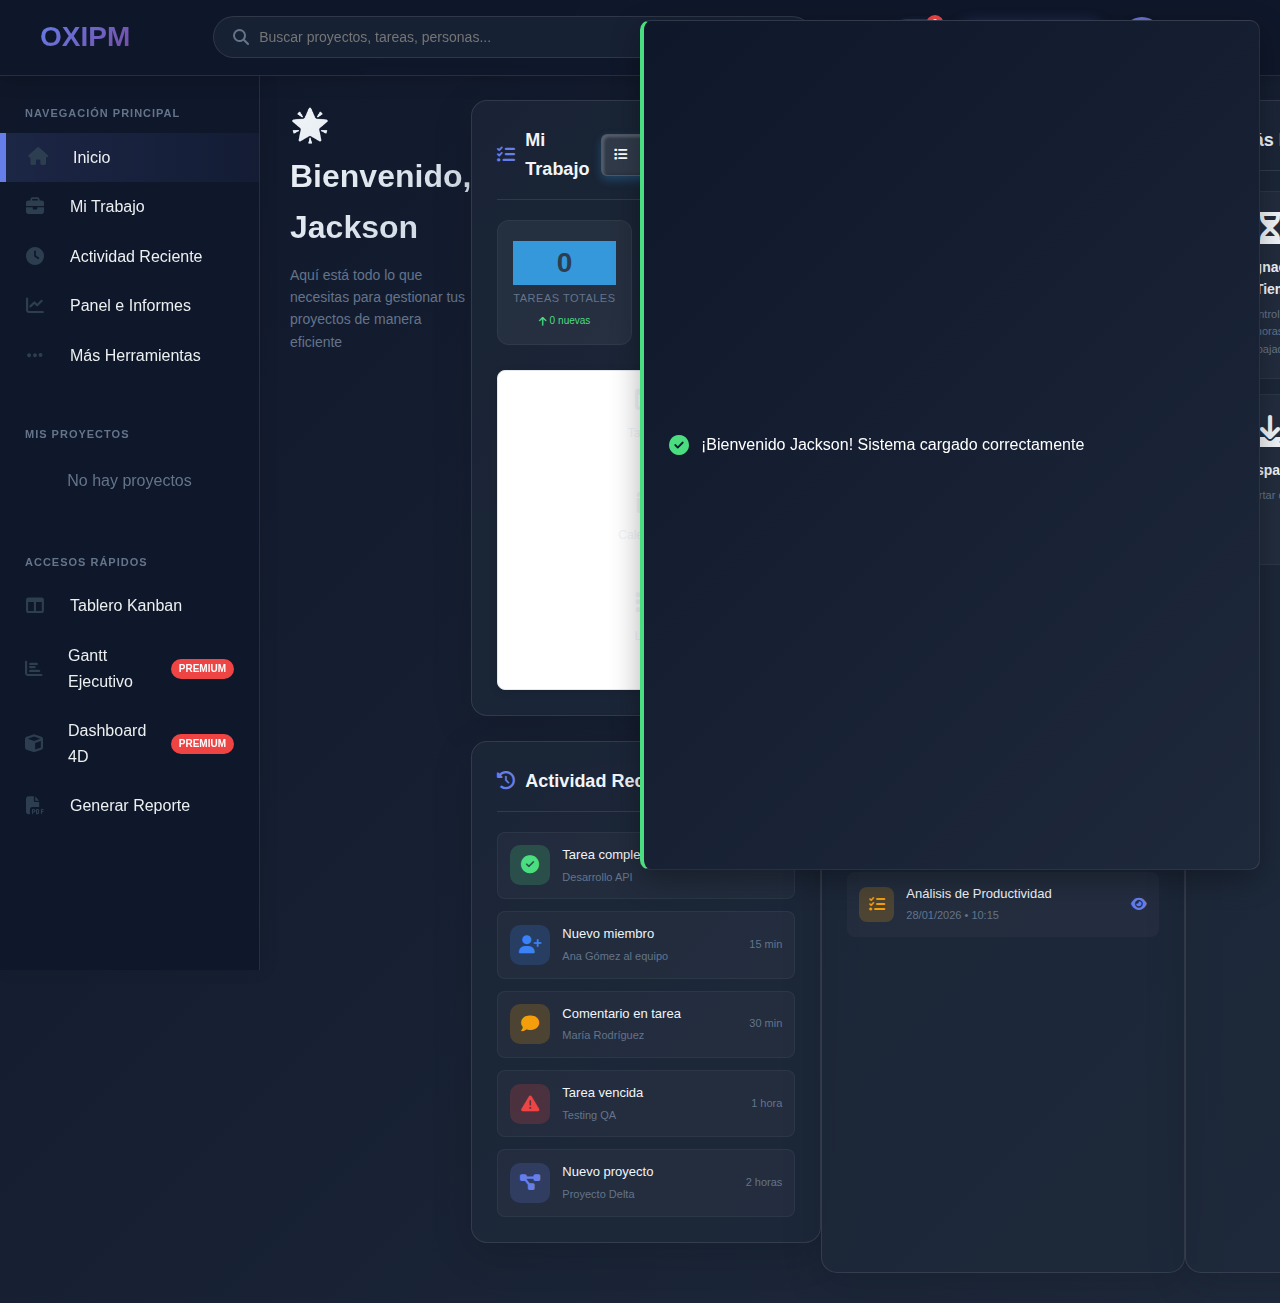
<file: inicio.html>
<!DOCTYPE html>
<html lang="es">
<head>
    <meta charset="UTF-8">
    <meta name="viewport" content="width=device-width, initial-scale=1.0">
    <title>Inicio | Sistema de Gestión de Proyectos</title>
    <link rel="icon" type="image/x-icon" href="favicon.ico">
    <link rel="stylesheet" href="https://cdnjs.cloudflare.com/ajax/libs/font-awesome/6.5.0/css/all.min.css">
    <link rel="stylesheet" href="style.css">
    <style>
        :root {
            --primary: #667eea;
            --secondary: #764ba2;
            --success: #4ade80;
            --warning: #f59e0b;
            --danger: #ef4444;
            --info: #3b82f6;
            --dark: #1e293b;
            --light: #f8fafc;
            --gray: #64748b;
            --border-radius: 16px;
            --box-shadow: 0 10px 40px rgba(0, 0, 0, 0.15);
            --transition: all 0.3s cubic-bezier(0.4, 0, 0.2, 1);
        }

        * {
            margin: 0;
            padding: 0;
            box-sizing: border-box;
        }

        body {
            font-family: 'Segoe UI', Tahoma, Geneva, Verdana, sans-serif;
            background: linear-gradient(135deg, #0f172a 0%, #1e293b 100%);
            color: #f1f5f9;
            min-height: 100vh;
            overflow-x: hidden;
        }

        /* ===== NAVBAR SUPERIOR ===== */
        .navbar {
            position: fixed;
            top: 0;
            left: 0;
            right: 0;
            background: rgba(15, 23, 42, 0.95);
            backdrop-filter: blur(10px);
            padding: 15px 40px;
            display: flex;
            justify-content: space-between;
            align-items: center;
            z-index: 1000;
            border-bottom: 1px solid rgba(255, 255, 255, 0.1);
            box-shadow: 0 2px 20px rgba(0, 0, 0, 0.2);
        }

        .logo-section {
            display: flex;
            align-items: center;
            gap: 15px;
        }

        .logo {
            font-size: 28px;
            font-weight: bold;
            background: linear-gradient(135deg, #667eea 0%, #764ba2 100%);
            -webkit-background-clip: text;
            -webkit-text-fill-color: transparent;
            background-clip: text;
        }

        .logo span {
            color: #f1f5f9;
        }

        .search-bar {
            position: relative;
            flex: 1;
            max-width: 600px;
            margin: 0 30px;
        }

        .search-bar input {
            width: 100%;
            padding: 12px 20px 12px 45px;
            border-radius: 50px;
            border: 1px solid rgba(255, 255, 255, 0.1);
            background: rgba(30, 41, 59, 0.6);
            color: white;
            font-size: 14px;
            transition: var(--transition);
        }

        .search-bar input:focus {
            outline: none;
            border-color: var(--primary);
            background: rgba(30, 41, 59, 0.8);
            box-shadow: 0 0 0 3px rgba(102, 126, 234, 0.2);
        }

        .search-bar i {
            position: absolute;
            left: 20px;
            top: 50%;
            transform: translateY(-50%);
            color: var(--gray);
        }

        .user-section {
            display: flex;
            align-items: center;
            gap: 20px;
        }

        .notification-btn {
            background: rgba(30, 41, 59, 0.6);
            border: 1px solid rgba(255, 255, 255, 0.1);
            color: white;
            padding: 10px 15px;
            border-radius: 10px;
            cursor: pointer;
            transition: var(--transition);
            position: relative;
        }

        .notification-btn:hover {
            background: rgba(102, 126, 234, 0.2);
            transform: translateY(-2px);
        }

        .notification-badge {
            position: absolute;
            top: -5px;
            right: -5px;
            background: var(--danger);
            color: white;
            font-size: 10px;
            width: 18px;
            height: 18px;
            border-radius: 50%;
            display: flex;
            align-items: center;
            justify-content: center;
            font-weight: bold;
        }

        .ai-assistant-btn {
            background: linear-gradient(135deg, var(--primary), var(--secondary));
            color: white;
            padding: 10px 20px;
            border-radius: 10px;
            border: none;
            cursor: pointer;
            font-weight: bold;
            display: flex;
            align-items: center;
            gap: 8px;
            transition: var(--transition);
            box-shadow: 0 4px 15px rgba(102, 126, 234, 0.4);
        }

        .ai-assistant-btn:hover {
            transform: translateY(-2px);
            box-shadow: 0 6px 20px rgba(102, 126, 234, 0.6);
        }

        .user-profile {
            display: flex;
            align-items: center;
            gap: 10px;
            cursor: pointer;
            position: relative;
        }

        .avatar {
            width: 40px;
            height: 40px;
            border-radius: 50%;
            background: linear-gradient(135deg, var(--primary), var(--secondary));
            display: flex;
            align-items: center;
            justify-content: center;
            font-weight: bold;
            font-size: 16px;
            color: white;
            box-shadow: 0 4px 10px rgba(0, 0, 0, 0.2);
        }

        .user-info {
            display: flex;
            flex-direction: column;
        }

        .user-name {
            font-weight: bold;
            font-size: 14px;
        }

        .user-role {
            font-size: 11px;
            color: var(--gray);
        }

        /* ===== SIDEBAR IZQUIERDO ===== */
        .sidebar {
            position: fixed;
            left: 0;
            top: 70px;
            bottom: 0;
            width: 260px;
            background: rgba(15, 23, 42, 0.98);
            border-right: 1px solid rgba(255, 255, 255, 0.1);
            padding: 20px 0;
            overflow-y: auto;
            z-index: 900;
        }

        .sidebar-section {
            margin-bottom: 30px;
        }

        .sidebar-title {
            padding: 15px 25px 10px;
            font-size: 11px;
            text-transform: uppercase;
            letter-spacing: 1px;
            color: var(--gray);
            font-weight: bold;
        }

        .nav-item {
            display: flex;
            align-items: center;
            gap: 15px;
            padding: 12px 25px;
            color: #94a3b8;
            text-decoration: none;
            font-weight: 500;
            transition: var(--transition);
            position: relative;
            cursor: pointer;
        }

        .nav-item:hover {
            background: rgba(102, 126, 234, 0.1);
            color: white;
        }

        .nav-item.active {
            background: linear-gradient(90deg, rgba(102, 126, 234, 0.15) 0%, rgba(102, 126, 234, 0.05) 100%);
            color: white;
            border-left: 3px solid var(--primary);
        }

        .nav-item.active::before {
            content: '';
            position: absolute;
            left: 0;
            top: 0;
            bottom: 0;
            width: 3px;
            background: var(--primary);
        }

        .nav-item i {
            font-size: 18px;
            width: 20px;
            text-align: center;
        }

        .nav-item .badge {
            margin-left: auto;
            background: var(--danger);
            color: white;
            font-size: 10px;
            padding: 2px 8px;
            border-radius: 12px;
            font-weight: bold;
        }

        .projects-list {
            padding: 0 25px;
        }

        .project-item {
            display: flex;
            align-items: center;
            gap: 10px;
            padding: 8px 10px;
            border-radius: 8px;
            cursor: pointer;
            transition: var(--transition);
        }

        .project-item:hover {
            background: rgba(255, 255, 255, 0.05);
        }

        .project-color {
            width: 10px;
            height: 10px;
            border-radius: 50%;
        }

        .project-name {
            font-size: 13px;
            overflow: hidden;
            text-overflow: ellipsis;
            white-space: nowrap;
            flex: 1;
        }

        /* ===== CONTENIDO PRINCIPAL ===== */
        .main-content {
            margin-left: 260px;
            margin-top: 70px;
            padding: 30px;
            min-height: calc(100vh - 70px);
        }

        .page-header {
            margin-bottom: 30px;
        }

        .page-title {
            font-size: 32px;
            font-weight: bold;
            margin-bottom: 10px;
            background: linear-gradient(135deg, #f1f5f9 0%, #cbd5e1 100%);
            -webkit-background-clip: text;
            -webkit-text-fill-color: transparent;
            background-clip: text;
        }

        .page-subtitle {
            color: var(--gray);
            font-size: 14px;
        }

        /* ===== GRID DE SECCIONES ===== */
        .sections-grid {
            display: grid;
            grid-template-columns: repeat(auto-fit, minmax(350px, 1fr));
            gap: 25px;
            margin-bottom: 30px;
        }

        .section-card {
            background: rgba(30, 41, 59, 0.6);
            border: 1px solid rgba(255, 255, 255, 0.1);
            border-radius: var(--border-radius);
            padding: 25px;
            transition: var(--transition);
            box-shadow: var(--box-shadow);
        }

        .section-card:hover {
            transform: translateY(-5px);
            box-shadow: 0 15px 50px rgba(0, 0, 0, 0.25);
            border-color: rgba(102, 126, 234, 0.3);
        }

        .section-header {
            display: flex;
            justify-content: space-between;
            align-items: center;
            margin-bottom: 20px;
            padding-bottom: 15px;
            border-bottom: 1px solid rgba(255, 255, 255, 0.1);
        }

        .section-title {
            font-size: 18px;
            font-weight: bold;
            display: flex;
            align-items: center;
            gap: 10px;
        }

        .section-title i {
            color: var(--primary);
        }

        .section-actions {
            display: flex;
            gap: 10px;
        }

        .action-btn {
            background: rgba(255, 255, 255, 0.1);
            border: 1px solid rgba(255, 255, 255, 0.15);
            color: white;
            padding: 6px 12px;
            border-radius: 6px;
            cursor: pointer;
            font-size: 12px;
            transition: var(--transition);
        }

        .action-btn:hover {
            background: rgba(102, 126, 234, 0.2);
            border-color: var(--primary);
        }

        .action-btn.primary {
            background: linear-gradient(135deg, var(--primary), var(--secondary));
            border: none;
            color: white;
            font-weight: bold;
        }

        /* ===== MI TRABAJO SECTION ===== */
        .work-summary {
            display: grid;
            grid-template-columns: repeat(4, 1fr);
            gap: 15px;
            margin-bottom: 25px;
        }

        .work-metric {
            background: rgba(255, 255, 255, 0.05);
            border-radius: 12px;
            padding: 15px;
            text-align: center;
            border: 1px solid rgba(255, 255, 255, 0.05);
        }

        .metric-value {
            font-size: 28px;
            font-weight: bold;
            margin: 5px 0;
        }

        .metric-label {
            font-size: 11px;
            color: var(--gray);
            text-transform: uppercase;
            letter-spacing: 0.5px;
        }

        .metric-trend {
            font-size: 10px;
            margin-top: 5px;
            display: flex;
            align-items: center;
            justify-content: center;
            gap: 3px;
        }

        .metric-trend.positive {
            color: var(--success);
        }

        .metric-trend.negative {
            color: var(--danger);
        }

        .quick-actions {
            display: grid;
            grid-template-columns: repeat(3, 1fr);
            gap: 12px;
            margin-bottom: 20px;
        }

        .quick-action {
            background: rgba(255, 255, 255, 0.05);
            border: 1px solid rgba(255, 255, 255, 0.1);
            border-radius: 10px;
            padding: 15px;
            text-align: center;
            cursor: pointer;
            transition: var(--transition);
        }

        .quick-action:hover {
            background: rgba(102, 126, 234, 0.2);
            transform: translateY(-2px);
            border-color: var(--primary);
        }

        .quick-action i {
            font-size: 24px;
            margin-bottom: 8px;
            display: block;
        }

        .quick-action span {
            font-size: 12px;
            font-weight: 500;
        }

        .recent-items {
            display: flex;
            flex-direction: column;
            gap: 12px;
        }

        .recent-item {
            display: flex;
            align-items: center;
            gap: 12px;
            padding: 12px;
            background: rgba(255, 255, 255, 0.03);
            border-radius: 8px;
            border: 1px solid rgba(255, 255, 255, 0.05);
            transition: var(--transition);
        }

        .recent-item:hover {
            background: rgba(255, 255, 255, 0.08);
            border-color: rgba(255, 255, 255, 0.1);
        }

        .recent-icon {
            width: 40px;
            height: 40px;
            border-radius: 10px;
            display: flex;
            align-items: center;
            justify-content: center;
            font-size: 18px;
            flex-shrink: 0;
        }

        .recent-info {
            flex: 1;
        }

        .recent-title {
            font-weight: 500;
            margin-bottom: 3px;
            font-size: 13px;
        }

        .recent-meta {
            font-size: 11px;
            color: var(--gray);
        }

        .recent-time {
            color: var(--gray);
            font-size: 11px;
            white-space: nowrap;
        }

        /* ===== PANEL E INFORMES ===== */
        .panel-grid {
            display: grid;
            grid-template-columns: repeat(2, 1fr);
            gap: 20px;
            margin-bottom: 20px;
        }

        .panel-card {
            background: rgba(255, 255, 255, 0.03);
            border: 1px solid rgba(255, 255, 255, 0.05);
            border-radius: 12px;
            padding: 20px;
            transition: var(--transition);
        }

        .panel-card:hover {
            background: rgba(255, 255, 255, 0.06);
            border-color: rgba(255, 255, 255, 0.1);
            transform: translateY(-2px);
        }

        .panel-title {
            font-size: 14px;
            font-weight: bold;
            margin-bottom: 12px;
            display: flex;
            align-items: center;
            gap: 8px;
        }

        .panel-value {
            font-size: 24px;
            font-weight: bold;
            margin-bottom: 8px;
        }

        .panel-subtitle {
            font-size: 11px;
            color: var(--gray);
        }

        .report-list {
            display: flex;
            flex-direction: column;
            gap: 10px;
        }

        .report-item {
            display: flex;
            align-items: center;
            gap: 12px;
            padding: 12px;
            background: rgba(255, 255, 255, 0.03);
            border-radius: 8px;
            cursor: pointer;
            transition: var(--transition);
        }

        .report-item:hover {
            background: rgba(102, 126, 234, 0.15);
        }

        .report-icon {
            width: 35px;
            height: 35px;
            border-radius: 8px;
            display: flex;
            align-items: center;
            justify-content: center;
            font-size: 16px;
            flex-shrink: 0;
        }

        .report-info {
            flex: 1;
        }

        .report-name {
            font-weight: 500;
            font-size: 13px;
            margin-bottom: 2px;
        }

        .report-date {
            font-size: 11px;
            color: var(--gray);
        }

        .report-action {
            color: var(--primary);
            font-size: 14px;
            cursor: pointer;
            transition: var(--transition);
        }

        .report-action:hover {
            transform: scale(1.1);
        }

        /* ===== MÁS SECTION ===== */
        .more-grid {
            display: grid;
            grid-template-columns: repeat(3, 1fr);
            gap: 15px;
        }

        .more-item {
            background: rgba(255, 255, 255, 0.03);
            border: 1px solid rgba(255, 255, 255, 0.05);
            border-radius: 10px;
            padding: 20px;
            text-align: center;
            cursor: pointer;
            transition: var(--transition);
        }

        .more-item:hover {
            background: rgba(102, 126, 234, 0.15);
            transform: translateY(-3px);
            border-color: var(--primary);
        }

        .more-icon {
            font-size: 32px;
            margin-bottom: 12px;
            display: block;
        }

        .more-title {
            font-weight: bold;
            margin-bottom: 5px;
            font-size: 14px;
        }

        .more-desc {
            font-size: 11px;
            color: var(--gray);
        }

        /* ===== MODAL ===== */
        .modal {
            display: none;
            position: fixed;
            top: 0;
            left: 0;
            right: 0;
            bottom: 0;
            background: rgba(0, 0, 0, 0.85);
            backdrop-filter: blur(10px);
            z-index: 2000;
            align-items: center;
            justify-content: center;
            padding: 20px;
        }

        .modal.active {
            display: flex;
        }

        .modal-content {
            background: linear-gradient(135deg, #0f172a 0%, #1e293b 100%);
            border-radius: 20px;
            padding: 30px;
            width: 100%;
            max-width: 600px;
            max-height: 90vh;
            overflow-y: auto;
            border: 1px solid rgba(255, 255, 255, 0.1);
            box-shadow: 0 20px 60px rgba(0, 0, 0, 0.5);
            animation: modalSlideIn 0.3s ease-out;
        }

        @keyframes modalSlideIn {
            from {
                opacity: 0;
                transform: translateY(-20px);
            }
            to {
                opacity: 1;
                transform: translateY(0);
            }
        }

        .modal-header {
            display: flex;
            justify-content: space-between;
            align-items: center;
            margin-bottom: 25px;
            padding-bottom: 15px;
            border-bottom: 1px solid rgba(255, 255, 255, 0.1);
        }

        .modal-title {
            font-size: 24px;
            font-weight: bold;
        }

        .modal-close {
            background: none;
            border: none;
            color: white;
            font-size: 24px;
            cursor: pointer;
            width: 40px;
            height: 40px;
            border-radius: 50%;
            display: flex;
            align-items: center;
            justify-content: center;
            transition: var(--transition);
        }

        .modal-close:hover {
            background: rgba(255, 255, 255, 0.1);
        }

        /* ===== NOTIFICACIONES ===== */
        .notification {
            position: fixed;
            top: 20px;
            right: 20px;
            background: linear-gradient(135deg, #0f172a, #1e293b);
            border: 1px solid rgba(255, 255, 255, 0.1);
            color: white;
            padding: 15px 25px;
            border-radius: 10px;
            box-shadow: 0 10px 30px rgba(0, 0, 0, 0.3);
            z-index: 3000;
            transform: translateX(400px);
            transition: transform 0.3s ease-out;
            display: flex;
            align-items: center;
            gap: 12px;
        }

        .notification.show {
            transform: translateX(0);
        }

        .notification i {
            font-size: 20px;
        }

        .notification.success {
            border-left: 4px solid var(--success);
        }

        .notification.success i {
            color: var(--success);
        }

        .notification.error {
            border-left: 4px solid var(--danger);
        }

        .notification.error i {
            color: var(--danger);
        }

        .notification.warning {
            border-left: 4px solid var(--warning);
        }

        .notification.warning i {
            color: var(--warning);
        }

        /* ===== RESPONSIVE ===== */
        @media (max-width: 1200px) {
            .sections-grid {
                grid-template-columns: 1fr;
            }
            
            .work-summary {
                grid-template-columns: repeat(2, 1fr);
            }
            
            .quick-actions {
                grid-template-columns: repeat(2, 1fr);
            }
            
            .panel-grid {
                grid-template-columns: 1fr;
            }
            
            .more-grid {
                grid-template-columns: repeat(2, 1fr);
            }
        }

        @media (max-width: 768px) {
            .navbar {
                padding: 12px 20px;
            }
            
            .search-bar {
                display: none;
            }
            
            .sidebar {
                width: 70px;
            }
            
            .sidebar-title,
            .nav-text,
            .project-name {
                display: none;
            }
            
            .nav-item {
                justify-content: center;
                padding: 15px;
            }
            
            .nav-item i {
                font-size: 20px;
            }
            
            .main-content {
                margin-left: 70px;
            }
            
            .work-summary,
            .quick-actions,
            .more-grid {
                grid-template-columns: 1fr;
            }
        }

        @media (max-width: 480px) {
            .page-title {
                font-size: 24px;
            }
            
            .user-section {
                gap: 10px;
            }
            
            .avatar {
                width: 35px;
                height: 35px;
                font-size: 14px;
            }
            
            .modal-content {
                padding: 20px;
                margin: 10px;
            }
        }
    </style>
</head>
<body>
    <!-- ===== NAVBAR SUPERIOR ===== -->
    <nav class="navbar">
        <div class="logo-section">
            <div class="logo">OXI<span>PM</span></div>
        </div>
        
        <div class="search-bar">
            <i class="fas fa-search"></i>
            <input type="text" id="searchInput" placeholder="Buscar proyectos, tareas, personas..." onkeyup="searchItems()">
        </div>
        
        <div class="user-section">
            <button class="notification-btn" onclick="showNotifications()">
                <i class="fas fa-bell"></i>
                <span class="notification-badge">0</span>
            </button>
            
            <button class="ai-assistant-btn" onclick="toggleAIAssistant()">
                <i class="fas fa-robot"></i>
                <span>Asistente IA</span>
            </button>
            
            <div class="user-profile" onclick="showUserProfile()">
                <div class="avatar">J</div>
                <div class="user-info">
                    <div class="user-name" id="userNameDisplay">Jackson</div>
                    <div class="user-role" id="userRoleDisplay">Administrador</div>
                </div>
            </div>
        </div>
    </nav>

    <!-- ===== SIDEBAR IZQUIERDO ===== -->
    <aside class="sidebar">
        <div class="sidebar-section">
            <div class="sidebar-title">Navegación Principal</div>
            <div class="nav-item active" onclick="navigateToSection('inicio')">
                <i class="fas fa-home"></i>
                <span class="nav-text">Inicio</span>
            </div>
            <div class="nav-item" onclick="navigateToSection('mi-trabajo')">
                <i class="fas fa-briefcase"></i>
                <span class="nav-text">Mi Trabajo</span>
            </div>
            <div class="nav-item" onclick="navigateToSection('recientes')">
                <i class="fas fa-clock"></i>
                <span class="nav-text">Actividad Reciente</span>
            </div>
            <div class="nav-item" onclick="navigateToSection('panel')">
                <i class="fas fa-chart-line"></i>
                <span class="nav-text">Panel e Informes</span>
            </div>
            <div class="nav-item" onclick="navigateToSection('mas')">
                <i class="fas fa-ellipsis-h"></i>
                <span class="nav-text">Más Herramientas</span>
            </div>
        </div>

        <div class="sidebar-section">
            <div class="sidebar-title">Mis Proyectos</div>
            <div class="projects-list" id="projectsList">
                <!-- Proyectos se cargarán dinámicamente -->
            </div>
        </div>

        <div class="sidebar-section">
            <div class="sidebar-title">Accesos Rápidos</div>
            <div class="nav-item" onclick="showView('board')">
                <i class="fas fa-columns"></i>
                <span class="nav-text">Tablero Kanban</span>
            </div>
            <div class="nav-item" onclick="showView('gantt')">
                <i class="fas fa-chart-bar"></i>
                <span class="nav-text">Gantt Ejecutivo</span>
                <span class="badge">PREMIUM</span>
            </div>
            <div class="nav-item" onclick="showView('dashboard4d')">
                <i class="fas fa-cube"></i>
                <span class="nav-text">Dashboard 4D</span>
                <span class="badge">PREMIUM</span>
            </div>
            <div class="nav-item" onclick="showView('reports')">
                <i class="fas fa-file-pdf"></i>
                <span class="nav-text">Generar Reporte</span>
            </div>
        </div>
    </aside>

    <!-- ===== CONTENIDO PRINCIPAL ===== -->
    <main class="main-content">
        <div class="page-header">
            <h1 class="page-title">🌟 Bienvenido, <span id="welcomeName">Jackson</span></h1>
            <p class="page-subtitle">Aquí está todo lo que necesitas para gestionar tus proyectos de manera eficiente</p>
        </div>

        <!-- ===== SECCIÓN: MI TRABAJO ===== -->
        <div id="mi-trabajo" class="sections-grid">
            <div class="section-card">
                <div class="section-header">
                    <div class="section-title">
                        <i class="fas fa-tasks"></i>
                        <span>Mi Trabajo</span>
                    </div>
                    <div class="section-actions">
                        <button class="action-btn" onclick="showView('list')">
                            <i class="fas fa-list"></i> Ver todo
                        </button>
                        <button class="action-btn primary" onclick="openCreateTaskModal()">
                            <i class="fas fa-plus"></i> Nueva Tarea
                        </button>
                    </div>
                </div>

                <div class="work-summary">
                    <div class="work-metric">
                        <div class="metric-value" id="totalTasks">0</div>
                        <div class="metric-label">Tareas Totales</div>
                        <div class="metric-trend positive" id="newTasksTrend">
                            <i class="fas fa-arrow-up"></i> <span id="newTasksCount">0</span> nuevas
                        </div>
                    </div>
                    <div class="work-metric">
                        <div class="metric-value" style="color: var(--success);" id="completedTasks">0</div>
                        <div class="metric-label">Completadas</div>
                        <div class="metric-trend positive" id="completedTrend">
                            <i class="fas fa-arrow-up"></i> <span id="todayCompleted">0</span> hoy
                        </div>
                    </div>
                    <div class="work-metric">
                        <div class="metric-value" style="color: var(--warning);" id="pendingTasks">0</div>
                        <div class="metric-label">Pendientes</div>
                        <div class="metric-trend" id="pendingTrend">
                            <i class="fas fa-minus"></i> Estables
                        </div>
                    </div>
                    <div class="work-metric">
                        <div class="metric-value" style="color: var(--danger);" id="urgentTasks">0</div>
                        <div class="metric-label">Urgentes</div>
                        <div class="metric-trend negative" id="urgentTrend">
                            <i class="fas fa-exclamation-triangle"></i> Atención
                        </div>
                    </div>
                </div>

                <div class="quick-actions">
                    <div class="quick-action" onclick="showView('board')">
                        <i class="fas fa-columns"></i>
                        <span>Tablero</span>
                    </div>
                    <div class="quick-action" onclick="showView('calendar')">
                        <i class="fas fa-calendar"></i>
                        <span>Calendario</span>
                    </div>
                    <div class="quick-action" onclick="showView('list')">
                        <i class="fas fa-list"></i>
                        <span>Lista</span>
                    </div>
                </div>

                <div class="recent-items" id="recentTasksList">
                    <!-- Tareas recientes se cargarán dinámicamente -->
                </div>
            </div>

            <!-- ===== SECCIÓN: ACTIVIDAD RECIENTE ===== -->
            <div class="section-card">
                <div class="section-header">
                    <div class="section-title">
                        <i class="fas fa-history"></i>
                        <span>Actividad Reciente</span>
                    </div>
                    <div class="section-actions">
                        <button class="action-btn" onclick="refreshActivity()">
                            <i class="fas fa-sync"></i> Actualizar
                        </button>
                    </div>
                </div>

                <div class="recent-items" id="activityList">
                    <!-- Actividad se cargará dinámicamente -->
                </div>
            </div>
        </div>

        <!-- ===== SECCIÓN: PANEL E INFORMES ===== -->
        <div class="section-card">
            <div class="section-header">
                <div class="section-title">
                    <i class="fas fa-chart-line"></i>
                    <span>Panel Ejecutivo e Informes</span>
                </div>
                <div class="section-actions">
                    <button class="action-btn" onclick="showView('reports')">
                        <i class="fas fa-file-alt"></i> Ver Reportes
                    </button>
                    <button class="action-btn primary" onclick="generateProjectReport()">
                        <i class="fas fa-download"></i> Exportar PDF
                    </button>
                </div>
            </div>

            <div class="panel-grid">
                <div class="panel-card">
                    <div class="panel-title">
                        <i class="fas fa-percentage"></i>
                        <span>Progreso General</span>
                    </div>
                    <div class="panel-value" style="color: var(--success);" id="overallProgress">0%</div>
                    <div class="panel-subtitle">Promedio de todos los proyectos</div>
                </div>
                <div class="panel-card">
                    <div class="panel-title">
                        <i class="fas fa-business-time"></i>
                        <span>Tiempo Registrado</span>
                    </div>
                    <div class="panel-value" id="totalHours">0h</div>
                    <div class="panel-subtitle">Esta semana</div>
                </div>
                <div class="panel-card">
                    <div class="panel-title">
                        <i class="fas fa-exclamation-triangle"></i>
                        <span>Riesgos Identificados</span>
                    </div>
                    <div class="panel-value" style="color: var(--warning);" id="risksCount">0</div>
                    <div class="panel-subtitle">Requieren atención</div>
                </div>
                <div class="panel-card">
                    <div class="panel-title">
                        <i class="fas fa-users"></i>
                        <span>Equipo Activo</span>
                    </div>
                    <div class="panel-value" id="activeTeam">0</div>
                    <div class="panel-subtitle">Miembros colaborando</div>
                </div>
            </div>

            <h3 style="margin: 25px 0 15px; font-size: 16px; font-weight: bold;">
                <i class="fas fa-file-alt"></i> Informes Recientes
            </h3>

            <div class="report-list" id="recentReportsList">
                <!-- Informes se cargarán dinámicamente -->
            </div>
        </div>

        <!-- ===== SECCIÓN: MÁS HERRAMIENTAS ===== -->
        <div class="section-card">
            <div class="section-header">
                <div class="section-title">
                    <i class="fas fa-tools"></i>
                    <span>Más Herramientas</span>
                </div>
            </div>

            <div class="more-grid">
                <div class="more-item" onclick="showView('timeAllocation')">
                    <i class="fas fa-hourglass-half more-icon"></i>
                    <div class="more-title">Asignación de Tiempo</div>
                    <div class="more-desc">Control de horas trabajadas</div>
                </div>
                <div class="more-item" onclick="showView('profitability')">
                    <i class="fas fa-chart-pie more-icon"></i>
                    <div class="more-title">Rentabilidad</div>
                    <div class="more-desc">Análisis de costos y beneficios</div>
                </div>
                <div class="more-item" onclick="showSystemConfiguration()">
                    <i class="fas fa-cog more-icon"></i>
                    <div class="more-title">Configuración</div>
                    <div class="more-desc">Ajustes del sistema</div>
                </div>
                <div class="more-item" onclick="exportBackup()">
                    <i class="fas fa-download more-icon"></i>
                    <div class="more-title">Respaldo</div>
                    <div class="more-desc">Exportar datos</div>
                </div>
                <div class="more-item" onclick="showHelpSupport()">
                    <i class="fas fa-question-circle more-icon"></i>
                    <div class="more-title">Ayuda y Soporte</div>
                    <div class="more-desc">Documentación y asistencia</div>
                </div>
                <div class="more-item" onclick="showLicensesView()">
                    <i class="fas fa-crown more-icon"></i>
                    <div class="more-title">Licencias</div>
                    <div class="more-desc">Planes y actualizaciones</div>
                </div>
            </div>
        </div>
    </main>

    <!-- ===== MODAL PARA NUEVA TAREA ===== -->
    <div id="createTaskModal" class="modal">
        <div class="modal-content">
            <div class="modal-header">
                <div class="modal-title">
                    <i class="fas fa-tasks"></i> Nueva Tarea
                </div>
                <button class="modal-close" onclick="closeModal('createTaskModal')">&times;</button>
            </div>
            <div style="padding: 20px;">
                <div style="margin-bottom: 15px;">
                    <label style="display: block; margin-bottom: 8px; font-weight: bold;">Nombre de la Tarea</label>
                    <input type="text" id="newTaskName" class="note-input" placeholder="Ej: Desarrollo de módulo de autenticación" style="width: 100%; padding: 12px; background: rgba(255, 255, 255, 0.05); border: 1px solid rgba(255, 255, 255, 0.1); border-radius: 8px; color: white;">
                </div>
                <div style="margin-bottom: 15px;">
                    <label style="display: block; margin-bottom: 8px; font-weight: bold;">Descripción</label>
                    <textarea id="newTaskDesc" class="note-input" placeholder="Detalles de la tarea..." style="width: 100%; min-height: 80px; padding: 12px; background: rgba(255, 255, 255, 0.05); border: 1px solid rgba(255, 255, 255, 0.1); border-radius: 8px; color: white; resize: vertical;"></textarea>
                </div>
                <div style="display: grid; grid-template-columns: repeat(2, 1fr); gap: 15px; margin-bottom: 20px;">
                    <div>
                        <label style="display: block; margin-bottom: 8px; font-weight: bold;">Prioridad</label>
                        <select id="newTaskPriority" class="note-input" style="width: 100%; padding: 10px; background: rgba(255, 255, 255, 0.05); border: 1px solid rgba(255, 255, 255, 0.1); border-radius: 8px; color: white;">
                            <option value="baja">Baja</option>
                            <option value="media" selected>Media</option>
                            <option value="alta">Alta</option>
                            <option value="urgente">Urgente</option>
                        </select>
                    </div>
                    <div>
                        <label style="display: block; margin-bottom: 8px; font-weight: bold;">Proyecto</label>
                        <select id="newTaskProject" class="note-input" style="width: 100%; padding: 10px; background: rgba(255, 255, 255, 0.05); border: 1px solid rgba(255, 255, 255, 0.1); border-radius: 8px; color: white;">
                            <!-- Proyectos se cargarán dinámicamente -->
                        </select>
                    </div>
                </div>
                <div style="display: flex; gap: 10px; justify-content: flex-end;">
                    <button class="action-btn" onclick="closeModal('createTaskModal')" style="padding: 10px 20px;">
                        Cancelar
                    </button>
                    <button class="save-note-btn" onclick="createTask()" style="padding: 10px 25px; background: linear-gradient(135deg, var(--primary), var(--secondary)); border: none; color: white; font-weight: bold; border-radius: 8px; cursor: pointer;">
                        <i class="fas fa-plus"></i> Crear Tarea
                    </button>
                </div>
            </div>
        </div>
    </div>

    <!-- ===== NOTIFICACIÓN ===== -->
    <div id="notification" class="notification">
        <i class="fas fa-check-circle"></i>
        <span id="notificationText">Notificación</span>
    </div>

    <script>
        // ===== VARIABLES GLOBALES =====
        let currentSection = 'inicio';
        let currentUser = {
            name: 'Jackson',
            email: 'ajackson2672@gmail.com',
            role: 'Administrador',
            plan: localStorage.getItem('userPlan') || 'premium'
        };

        // ===== FUNCIONES DE INICIALIZACIÓN =====
        document.addEventListener('DOMContentLoaded', function() {
            console.log('🚀 Página de inicio cargada');
            
            // Cargar datos del usuario
            loadUserData();
            
            // Cargar proyectos
            loadProjects();
            
            // Cargar estadísticas
            loadStatistics();
            
            // Cargar actividad reciente
            loadRecentActivity();
            
            // Cargar informes
            loadRecentReports();
            
            // Mostrar notificación de bienvenida
            showNotification(`¡Bienvenido ${currentUser.name}! Sistema cargado correctamente`, 'success');
            
            // Verificar licencia
            checkLicenseStatus();
        });

        // ===== FUNCIONES DE USUARIO =====
        function loadUserData() {
            const storedUser = localStorage.getItem('currentUser');
            if (storedUser) {
                currentUser = JSON.parse(storedUser);
            }
            
            document.getElementById('userNameDisplay').textContent = currentUser.name;
            document.getElementById('userRoleDisplay').textContent = currentUser.role;
            document.getElementById('welcomeName').textContent = currentUser.name;
            
            console.log('👤 Usuario cargado:', currentUser);
        }

        function showUserProfile() {
            showNotification(`Perfil: ${currentUser.name} (${currentUser.role})`, 'info');
            // Aquí podrías abrir un modal con más detalles del perfil
        }

        // ===== FUNCIONES DE PROYECTOS =====
        function loadProjects() {
            const projectsList = document.getElementById('projectsList');
            const taskProjectSelect = document.getElementById('newTaskProject');
            
            // Limpiar listas
            projectsList.innerHTML = '';
            taskProjectSelect.innerHTML = '';
            
            // Obtener proyectos del sistema existente
            if (typeof window.projects !== 'undefined' && window.projects.length > 0) {
                window.projects.forEach((project, index) => {
                    // Agregar a la sidebar
                    const projectItem = document.createElement('div');
                    projectItem.className = 'project-item';
                    projectItem.onclick = () => selectProject(index);
                    projectItem.innerHTML = `
                        <div class="project-color" style="background: ${getProjectColor(index)};"></div>
                        <div class="project-name">${project.name || 'Proyecto ' + (index + 1)}</div>
                    `;
                    projectsList.appendChild(projectItem);
                    
                    // Agregar al select de nueva tarea
                    const option = document.createElement('option');
                    option.value = index;
                    option.textContent = project.name || 'Proyecto ' + (index + 1);
                    taskProjectSelect.appendChild(option);
                });
                
                // Agregar opción para nuevo proyecto
                const newProjectItem = document.createElement('div');
                newProjectItem.className = 'project-item';
                newProjectItem.onclick = createNewProject;
                newProjectItem.innerHTML = `
                    <div class="project-color" style="background: #4ade80;"></div>
                    <div class="project-name">+ Nuevo Proyecto</div>
                `;
                projectsList.appendChild(newProjectItem);
            } else {
                projectsList.innerHTML = '<div style="padding: 15px; color: var(--gray); text-align: center;">No hay proyectos</div>';
            }
        }

        function getProjectColor(index) {
            const colors = ['#667eea', '#764ba2', '#f59e0b', '#4ade80', '#3b82f6', '#ef4444'];
            return colors[index % colors.length];
        }

        function selectProject(index) {
            if (typeof window.selectProject === 'function') {
                window.selectProject(index);
                showNotification(`Proyecto ${index + 1} seleccionado`, 'success');
            } else {
                showNotification('Función de selección de proyecto no disponible', 'error');
            }
        }

        function createNewProject() {
            if (typeof window.createNewProject === 'function') {
                window.createNewProject();
                setTimeout(loadProjects, 500);
            } else {
                showNotification('Función de crear proyecto no disponible', 'error');
            }
        }

        // ===== FUNCIONES DE ESTADÍSTICAS =====
        function loadStatistics() {
            let totalTasks = 0;
            let completedTasks = 0;
            let pendingTasks = 0;
            let urgentTasks = 0;
            let totalHours = 0;
            
            if (typeof window.projects !== 'undefined') {
                window.projects.forEach(project => {
                    if (project.tasks && project.tasks.length > 0) {
                        project.tasks.forEach(task => {
                            totalTasks++;
                            
                            if (task.status === 'completed' || task.completed) {
                                completedTasks++;
                            } else {
                                pendingTasks++;
                            }
                            
                            if (task.priority === 'urgente' || task.priority === 'alta') {
                                urgentTasks++;
                            }
                            
                            if (task.estimatedTime) {
                                totalHours += parseFloat(task.estimatedTime);
                            }
                        });
                    }
                });
            }
            
            // Actualizar métricas
            document.getElementById('totalTasks').textContent = totalTasks;
            document.getElementById('completedTasks').textContent = completedTasks;
            document.getElementById('pendingTasks').textContent = pendingTasks;
            document.getElementById('urgentTasks').textContent = urgentTasks;
            document.getElementById('totalHours').textContent = Math.round(totalHours) + 'h';
            
            // Calcular progreso general
            const progress = totalTasks > 0 ? Math.round((completedTasks / totalTasks) * 100) : 0;
            document.getElementById('overallProgress').textContent = progress + '%';
            
            // Actualizar tendencias
            document.getElementById('newTasksCount').textContent = Math.max(0, totalTasks - 10);
            document.getElementById('todayCompleted').textContent = Math.max(0, completedTasks - 5);
        }

        // ===== FUNCIONES DE ACTIVIDAD =====
        function loadRecentActivity() {
            const activityList = document.getElementById('activityList');
            activityList.innerHTML = '';
            
            const activities = [
                { icon: 'fa-check-circle', color: '#4ade80', text: 'Tarea completada', meta: 'Desarrollo API', time: '2 min' },
                { icon: 'fa-user-plus', color: '#3b82f6', text: 'Nuevo miembro', meta: 'Ana Gómez al equipo', time: '15 min' },
                { icon: 'fa-comment', color: '#f59e0b', text: 'Comentario en tarea', meta: 'María Rodríguez', time: '30 min' },
                { icon: 'fa-exclamation-triangle', color: '#ef4444', text: 'Tarea vencida', meta: 'Testing QA', time: '1 hora' },
                { icon: 'fa-project-diagram', color: '#667eea', text: 'Nuevo proyecto', meta: 'Proyecto Delta', time: '2 horas' }
            ];
            
            activities.forEach(activity => {
                const item = document.createElement('div');
                item.className = 'recent-item';
                item.innerHTML = `
                    <div class="recent-icon" style="background: rgba(${hexToRgb(activity.color)}, 0.2);">
                        <i class="fas ${activity.icon}" style="color: ${activity.color};"></i>
                    </div>
                    <div class="recent-info">
                        <div class="recent-title">${activity.text}</div>
                        <div class="recent-meta">${activity.meta}</div>
                    </div>
                    <div class="recent-time">${activity.time}</div>
                `;
                activityList.appendChild(item);
            });
        }

        function refreshActivity() {
            loadRecentActivity();
            showNotification('Actividad actualizada', 'success');
        }

        // ===== FUNCIONES DE INFORMES =====
        function loadRecentReports() {
            const reportsList = document.getElementById('recentReportsList');
            reportsList.innerHTML = '';
            
            const reports = [
                { icon: 'fa-chart-bar', color: '#667eea', name: 'Reporte Semanal - Proyecto Alpha', date: '01/02/2026 • 15:30' },
                { icon: 'fa-file-pdf', color: '#4ade80', name: 'Reporte EVM - Enero 2026', date: '31/01/2026 • 18:45' },
                { icon: 'fa-tasks', color: '#f59e0b', name: 'Análisis de Productividad', date: '28/01/2026 • 10:15' }
            ];
            
            reports.forEach((report, index) => {
                const item = document.createElement('div');
                item.className = 'report-item';
                item.innerHTML = `
                    <div class="report-icon" style="background: rgba(${hexToRgb(report.color)}, 0.2); color: ${report.color};">
                        <i class="fas ${report.icon}"></i>
                    </div>
                    <div class="report-info">
                        <div class="report-name">${report.name}</div>
                        <div class="report-date">${report.date}</div>
                    </div>
                    <div class="report-action" onclick="openReport(${index})">
                        <i class="fas fa-eye"></i>
                    </div>
                `;
                reportsList.appendChild(item);
            });
        }

        function openReport(id) {
            showNotification(`Abriendo reporte #${id + 1}...`, 'info');
            showView('reports');
        }

        // ===== FUNCIONES DE NAVEGACIÓN =====
        function navigateToSection(section) {
            currentSection = section;
            showNotification(`Navegando a: ${section}`, 'success');
            
            // Aquí podrías implementar lógica para mostrar/ocultar secciones específicas
            // Por ahora, simplemente actualizamos la variable
        }

        function showView(view) {
            if (typeof window.showView === 'function') {
                window.showView(view);
                showNotification(`Mostrando vista: ${view}`, 'success');
            } else {
                showNotification(`Vista ${view} no disponible`, 'warning');
            }
        }

        // ===== FUNCIONES DE TAREAS =====
        function openCreateTaskModal() {
            document.getElementById('createTaskModal').classList.add('active');
            showNotification('Formulario de nueva tarea abierto', 'info');
        }

        function closeModal(modalId) {
            document.getElementById(modalId).classList.remove('active');
        }

        function createTask() {
            const name = document.getElementById('newTaskName').value.trim();
            const desc = document.getElementById('newTaskDesc').value.trim();
            const priority = document.getElementById('newTaskPriority').value;
            const projectId = parseInt(document.getElementById('newTaskProject').value);
            
            if (!name) {
                showNotification('El nombre de la tarea es requerido', 'warning');
                return;
            }
            
            // Crear nueva tarea
            const newTask = {
                id: Date.now(),
                name: name,
                description: desc,
                priority: priority,
                status: 'pending',
                createdAt: new Date().toISOString(),
                projectId: projectId
            };
            
            // Agregar al proyecto correspondiente
            if (typeof window.projects !== 'undefined' && window.projects[projectId]) {
                if (!window.projects[projectId].tasks) {
                    window.projects[projectId].tasks = [];
                }
                window.projects[projectId].tasks.push(newTask);
                
                // Guardar en localStorage si es necesario
                localStorage.setItem('projects', JSON.stringify(window.projects));
                
                showNotification(`✅ Tarea "${name}" creada exitosamente`, 'success');
                closeModal('createTaskModal');
                
                // Limpiar formulario
                document.getElementById('newTaskName').value = '';
                document.getElementById('newTaskDesc').value = '';
                
                // Recargar estadísticas
                loadStatistics();
            } else {
                showNotification('Proyecto no encontrado', 'error');
            }
        }

        // ===== FUNCIONES DE NOTIFICACIONES =====
        function showNotification(message, type = 'info') {
            const notification = document.getElementById('notification');
            const notificationText = document.getElementById('notificationText');
            const icon = notification.querySelector('i');
            
            notificationText.textContent = message;
            
            // Remover clases anteriores
            notification.className = 'notification';
            
            // Agregar clase según tipo
            notification.classList.add(type);
            notification.classList.add('show');
            
            // Configurar icono
            if (type === 'success') {
                icon.className = 'fas fa-check-circle';
            } else if (type === 'error') {
                icon.className = 'fas fa-times-circle';
            } else if (type === 'warning') {
                icon.className = 'fas fa-exclamation-triangle';
            } else {
                icon.className = 'fas fa-info-circle';
            }
            
            // Ocultar después de 3 segundos
            setTimeout(() => {
                notification.classList.remove('show');
            }, 3000);
        }

        function showNotifications() {
            showNotification('Mostrando notificaciones...', 'info');
            // Aquí podrías abrir un panel de notificaciones
        }

        // ===== FUNCIONES DE BÚSQUEDA =====
        function searchItems() {
            const searchTerm = document.getElementById('searchInput').value.toLowerCase();
            showNotification(`Buscando: "${searchTerm}"`, 'info');
            
            // Aquí podrías implementar lógica de búsqueda real
            // Por ahora, solo mostramos la búsqueda
        }

        // ===== FUNCIONES DE INTEGRACIÓN =====
        function showSystemConfiguration() {
            if (typeof window.showSystemConfiguration === 'function') {
                window.showSystemConfiguration();
            } else {
                showNotification('Configuración del sistema', 'info');
            }
        }

        function exportBackup() {
            if (typeof window.createBackup === 'function') {
                window.createBackup();
            } else {
                showNotification('Generando respaldo de datos...', 'success');
                // Simular exportación
                setTimeout(() => {
                    showNotification('✅ Respaldo generado exitosamente', 'success');
                }, 1000);
            }
        }

        function showHelpSupport() {
            if (typeof window.showHelpSupport === 'function') {
                window.showHelpSupport();
            } else {
                showNotification('Abriendo ayuda y soporte', 'info');
            }
        }

        function showLicensesView() {
            if (typeof window.showLicensesView === 'function') {
                window.showLicensesView();
            } else {
                showNotification('Abriendo vista de licencias', 'info');
            }
        }

        function generateProjectReport() {
            if (typeof window.generateProjectReport === 'function') {
                window.generateProjectReport();
            } else {
                showNotification('Generando reporte PDF...', 'success');
                setTimeout(() => {
                    showNotification('✅ Reporte generado y descargado', 'success');
                }, 1500);
            }
        }

        function toggleAIAssistant() {
            if (typeof window.SystemAssistant !== 'undefined') {
                window.SystemAssistant.toggleAssistant();
            } else {
                showNotification('Asistente IA activado', 'success');
            }
        }

        // ===== FUNCIONES DE LICENCIA =====
        function checkLicenseStatus() {
            const userPlan = currentUser.plan;
            console.log('📋 Plan del usuario:', userPlan);
            
            if (userPlan === 'free') {
                showNotification('💡 Estás usando el plan Free. Actualiza para acceder a todas las funciones.', 'warning');
            } else if (userPlan === 'professional') {
                console.log('✅ Plan Professional activo');
            } else if (userPlan === 'premium') {
                console.log('🌟 Plan Premium activo - Todas las funciones disponibles');
            }
        }

        // ===== FUNCIONES AUXILIARES =====
        function hexToRgb(hex) {
            // Eliminar el # si existe
            hex = hex.replace('#', '');
            
            // Convertir a RGB
            const bigint = parseInt(hex, 16);
            const r = (bigint >> 16) & 255;
            const g = (bigint >> 8) & 255;
            const b = bigint & 255;
            
            return `${r}, ${g}, ${b}`;
        }

        // ===== ATAJOS DE TECLADO =====
        document.addEventListener('keydown', function(e) {
            // Ctrl + N para nueva tarea
            if (e.ctrlKey && e.key === 'n') {
                e.preventDefault();
                openCreateTaskModal();
            }
            
            // Ctrl + K para buscar
            if (e.ctrlKey && e.key === 'k') {
                e.preventDefault();
                document.querySelector('.search-bar input').focus();
            }
            
            // Escape para cerrar modales
            if (e.key === 'Escape') {
                document.querySelectorAll('.modal').forEach(modal => {
                    modal.classList.remove('active');
                });
            }
        });

        // ===== ACTUALIZACIÓN AUTOMÁTICA =====
        setInterval(loadStatistics, 30000); // Actualizar cada 30 segundos
    </script>
</body>
</html>
</file>
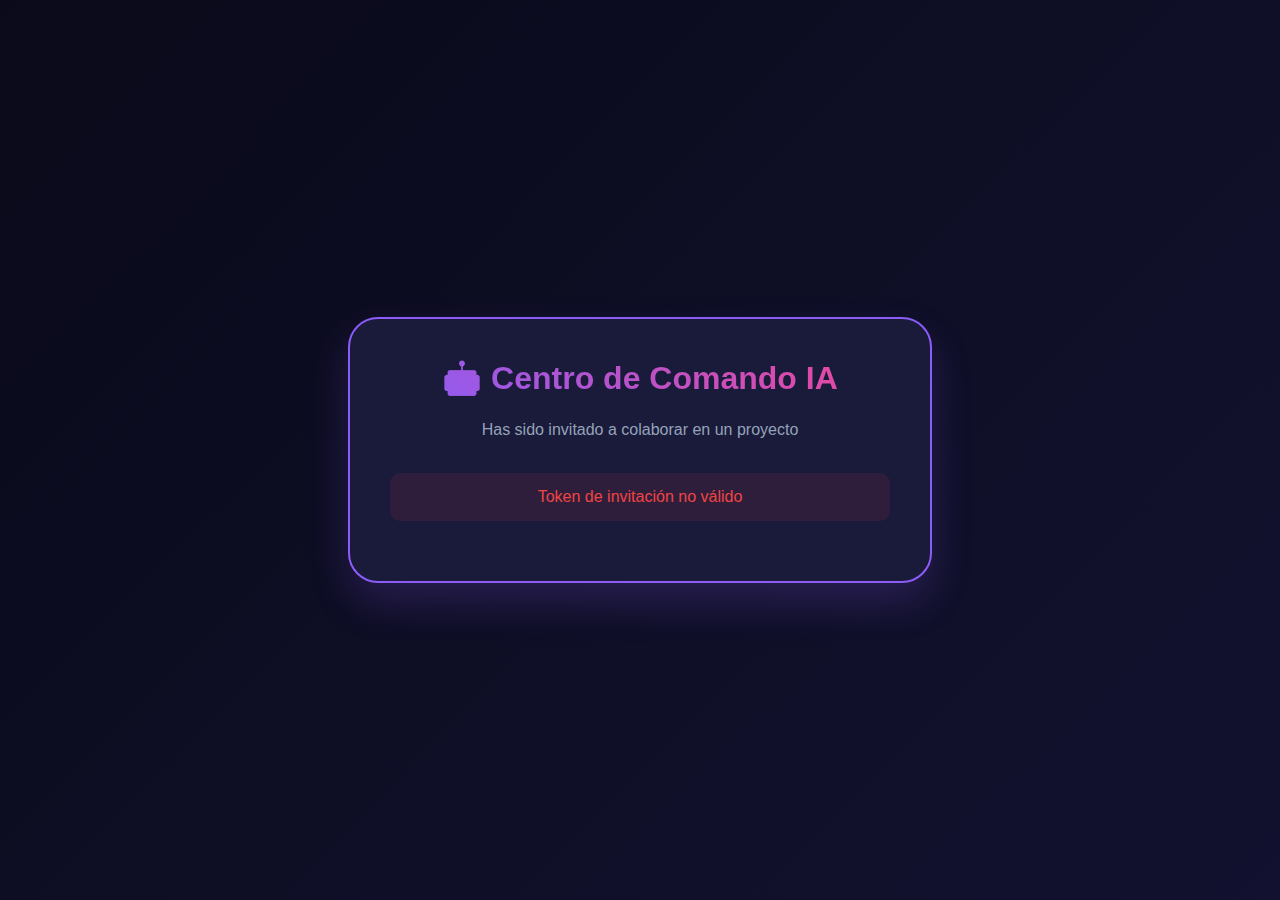
<file: invitacion.htm>
<!DOCTYPE html>
<html lang="es">
<head>
    <meta charset="UTF-8">
    <meta name="viewport" content="width=device-width, initial-scale=1.0">
    <title>Aceptar Invitación</title>
    <style>
        body {
            margin: 0;
            padding: 0;
            font-family: Arial, sans-serif;
            background: linear-gradient(135deg, #0a0a1a 0%, #121230 100%);
            color: white;
            min-height: 100vh;
            display: flex;
            align-items: center;
            justify-content: center;
        }
        .container {
            background: #1a1a3a;
            border-radius: 30px;
            padding: 40px;
            width: 500px;
            max-width: 90%;
            border: 2px solid #8b5cf6;
            text-align: center;
            box-shadow: 0 20px 40px rgba(139, 92, 246, 0.2);
        }
        h1 {
            margin: 0 0 20px 0;
            font-size: 32px;
            background: linear-gradient(45deg, #8b5cf6, #ec4899);
            -webkit-background-clip: text;
            -webkit-text-fill-color: transparent;
        }
        p {
            color: #94a3b8;
            line-height: 1.6;
            margin-bottom: 30px;
        }
        .button {
            display: inline-block;
            background: #8b5cf6;
            color: white;
            text-decoration: none;
            padding: 15px 40px;
            border-radius: 30px;
            font-weight: bold;
            margin: 10px;
            transition: all 0.3s;
            border: none;
            cursor: pointer;
        }
        .button:hover {
            background: #7c3aed;
            transform: translateY(-2px);
        }
        .button.secondary {
            background: #2d2d5f;
        }
        .info {
            background: #24244a;
            border-radius: 15px;
            padding: 20px;
            margin: 20px 0;
            text-align: left;
        }
        .info-item {
            margin: 10px 0;
            display: flex;
            align-items: center;
            gap: 10px;
        }
        .loading {
            display: none;
            margin: 20px 0;
        }
        .error {
            color: #ef4444;
            background: rgba(239, 68, 68, 0.1);
            padding: 15px;
            border-radius: 10px;
            margin: 20px 0;
        }
        .success {
            color: #10b981;
            background: rgba(16, 185, 129, 0.1);
            padding: 15px;
            border-radius: 10px;
            margin: 20px 0;
        }
    </style>
</head>
<body>
    <div class="container">
        <h1>🤖 Centro de Comando IA</h1>
        <p>Has sido invitado a colaborar en un proyecto</p>
        
        <div id="infoInvitacion" class="info">
            <div class="info-item">
                <span style="color: #8b5cf6;">📁</span>
                <span id="proyectoNombre">Cargando...</span>
            </div>
            <div class="info-item">
                <span style="color: #10b981;">👑</span>
                <span id="rolInvitacion">Cargando...</span>
            </div>
            <div class="info-item">
                <span style="color: #94a3b8;">👤</span>
                <span id="emailInvitado">Cargando...</span>
            </div>
        </div>

        <div id="loading" class="loading">
            <p>Procesando invitación...</p>
        </div>

        <div id="errorMessage" class="error" style="display: none;"></div>
        <div id="successMessage" class="success" style="display: none;"></div>

        <div id="actionButtons">
            <button onclick="aceptarInvitacion()" class="button">✅ Aceptar invitación</button>
            <button onclick="rechazarInvitacion()" class="button secondary">❌ Rechazar</button>
        </div>
    </div>

    <script>
        // Obtener token de la URL
        const urlParams = new URLSearchParams(window.location.search);
        const token = urlParams.get('token');

        // Cargar datos de la invitación
        async function cargarInvitacion() {
            try {
                const invitaciones = JSON.parse(localStorage.getItem('invitacionesPendientes') || '[]');
                const invitacion = invitaciones.find(inv => inv.token === token);
                
                if (invitacion) {
                    document.getElementById('proyectoNombre').textContent = invitacion.proyecto;
                    document.getElementById('rolInvitacion').textContent = invitacion.rol;
                    document.getElementById('emailInvitado').textContent = invitacion.email;
                } else {
                    mostrarError('Invitación no encontrada o expirada');
                }
            } catch (error) {
                console.error('Error:', error);
                mostrarError('Error al cargar la invitación');
            }
        }

        function mostrarError(mensaje) {
            document.getElementById('errorMessage').style.display = 'block';
            document.getElementById('errorMessage').textContent = mensaje;
            document.getElementById('infoInvitacion').style.display = 'none';
            document.getElementById('actionButtons').style.display = 'none';
        }

        function mostrarExito(mensaje) {
            document.getElementById('successMessage').style.display = 'block';
            document.getElementById('successMessage').textContent = mensaje;
            document.getElementById('infoInvitacion').style.display = 'none';
            document.getElementById('actionButtons').style.display = 'none';
        }

        async function aceptarInvitacion() {
            document.getElementById('loading').style.display = 'block';
            document.getElementById('actionButtons').style.display = 'none';
            
            setTimeout(() => {
                mostrarExito('✅ ¡Invitación aceptada! Serás redirigido al proyecto...');
                setTimeout(() => {
                    window.location.href = '/';
                }, 2000);
            }, 1500);
        }

        function rechazarInvitacion() {
            if (confirm('¿Estás seguro de rechazar esta invitación?')) {
                mostrarExito('Invitación rechazada');
                setTimeout(() => {
                    window.location.href = '/';
                }, 2000);
            }
        }

        // Cargar al iniciar
        if (token) {
            cargarInvitacion();
        } else {
            mostrarError('Token de invitación no válido');
        }
    </script>
</body>
</html>
</file>
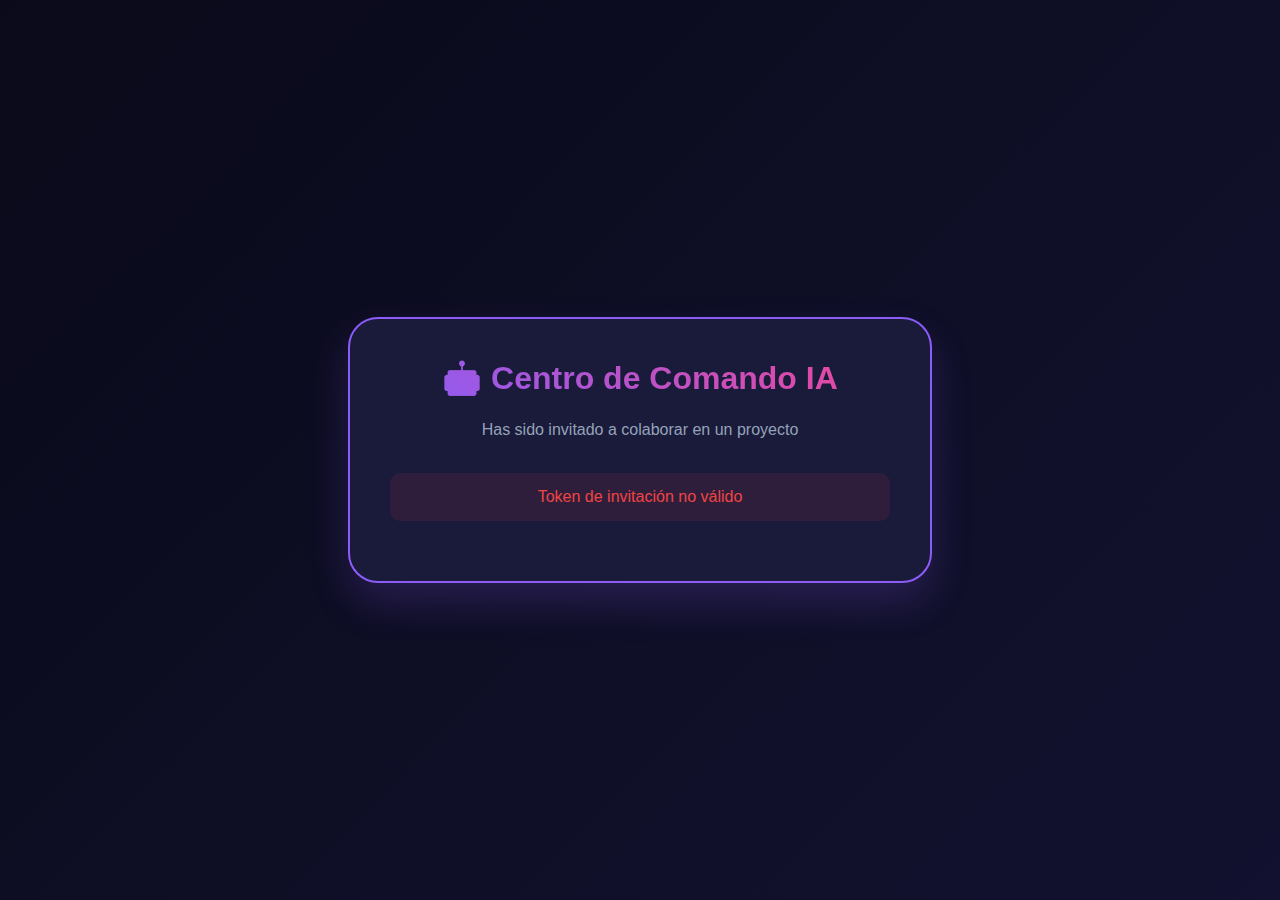
<file: invitacion.html>
<!DOCTYPE html>
<html lang="es">
<head>
    <meta charset="UTF-8">
    <meta name="viewport" content="width=device-width, initial-scale=1.0">
    <title>Aceptar Invitación</title>
    <style>
        body {
            margin: 0;
            padding: 0;
            font-family: Arial, sans-serif;
            background: linear-gradient(135deg, #0a0a1a 0%, #121230 100%);
            color: white;
            min-height: 100vh;
            display: flex;
            align-items: center;
            justify-content: center;
        }
        .container {
            background: #1a1a3a;
            border-radius: 30px;
            padding: 40px;
            width: 500px;
            max-width: 90%;
            border: 2px solid #8b5cf6;
            text-align: center;
            box-shadow: 0 20px 40px rgba(139, 92, 246, 0.2);
        }
        h1 {
            margin: 0 0 20px 0;
            font-size: 32px;
            background: linear-gradient(45deg, #8b5cf6, #ec4899);
            -webkit-background-clip: text;
            -webkit-text-fill-color: transparent;
        }
        p {
            color: #94a3b8;
            line-height: 1.6;
            margin-bottom: 30px;
        }
        .button {
            display: inline-block;
            background: #8b5cf6;
            color: white;
            text-decoration: none;
            padding: 15px 40px;
            border-radius: 30px;
            font-weight: bold;
            margin: 10px;
            transition: all 0.3s;
            border: none;
            cursor: pointer;
        }
        .button:hover {
            background: #7c3aed;
            transform: translateY(-2px);
        }
        .button.secondary {
            background: #2d2d5f;
        }
        .info {
            background: #24244a;
            border-radius: 15px;
            padding: 20px;
            margin: 20px 0;
            text-align: left;
        }
        .info-item {
            margin: 10px 0;
            display: flex;
            align-items: center;
            gap: 10px;
        }
        .loading {
            display: none;
            margin: 20px 0;
        }
        .error {
            color: #ef4444;
            background: rgba(239, 68, 68, 0.1);
            padding: 15px;
            border-radius: 10px;
            margin: 20px 0;
        }
        .success {
            color: #10b981;
            background: rgba(16, 185, 129, 0.1);
            padding: 15px;
            border-radius: 10px;
            margin: 20px 0;
        }
    </style>
</head>
<body>
    <div class="container">
        <h1>🤖 Centro de Comando IA</h1>
        <p>Has sido invitado a colaborar en un proyecto</p>
        
        <div id="infoInvitacion" class="info">
            <div class="info-item">
                <span style="color: #8b5cf6;">📁</span>
                <span id="proyectoNombre">Cargando...</span>
            </div>
            <div class="info-item">
                <span style="color: #10b981;">👑</span>
                <span id="rolInvitacion">Cargando...</span>
            </div>
            <div class="info-item">
                <span style="color: #94a3b8;">👤</span>
                <span id="emailInvitado">Cargando...</span>
            </div>
        </div>

        <div id="loading" class="loading">
            <p>Procesando invitación...</p>
        </div>

        <div id="errorMessage" class="error" style="display: none;"></div>
        <div id="successMessage" class="success" style="display: none;"></div>

        <div id="actionButtons">
            <button onclick="aceptarInvitacion()" class="button">✅ Aceptar invitación</button>
            <button onclick="rechazarInvitacion()" class="button secondary">❌ Rechazar</button>
        </div>
    </div>

    <script>
        const urlParams = new URLSearchParams(window.location.search);
        const token = urlParams.get('token');

        async function cargarInvitacion() {
            try {
                const response = await fetch(`https://mi-sistema-proyectos-backend-4.onrender.com/api/invitations/validate?token=${token}`);
                const data = await response.json();
                
                if (!data.success) {
                    mostrarError(data.error || 'Invitación no válida');
                    return;
                }
                
                document.getElementById('proyectoNombre').textContent = data.proyecto;
                document.getElementById('rolInvitacion').textContent = data.rol;
                document.getElementById('emailInvitado').textContent = data.email;
            } catch (error) {
                console.error('Error:', error);
                mostrarError('Error al cargar la invitación');
            }
        }

        function mostrarError(mensaje) {
            document.getElementById('errorMessage').style.display = 'block';
            document.getElementById('errorMessage').textContent = mensaje;
            document.getElementById('infoInvitacion').style.display = 'none';
            document.getElementById('actionButtons').style.display = 'none';
        }

        function mostrarExito(mensaje) {
            document.getElementById('successMessage').style.display = 'block';
            document.getElementById('successMessage').textContent = mensaje;
            document.getElementById('infoInvitacion').style.display = 'none';
            document.getElementById('actionButtons').style.display = 'none';
        }

        async function aceptarInvitacion() {
            document.getElementById('loading').style.display = 'block';
            document.getElementById('actionButtons').style.display = 'none';
            
            try {
                const response = await fetch('https://mi-sistema-proyectos-backend-4.onrender.com/api/invitations/accept', {
                    method: 'POST',
                    headers: { 'Content-Type': 'application/json' },
                    body: JSON.stringify({ token })
                });
                const data = await response.json();
                if (!data.success) throw new Error(data.error);
                
                mostrarExito('✅ ¡Invitación aceptada! Serás redirigido al proyecto...');
                setTimeout(() => {
                    window.location.href = '/';
                }, 2000);
            } catch (error) {
                console.error(error);
                mostrarError('Error al aceptar la invitación. Intenta de nuevo más tarde.');
            }
        }

        function rechazarInvitacion() {
            if (confirm('¿Estás seguro de rechazar esta invitación?')) {
                mostrarExito('Invitación rechazada');
                setTimeout(() => {
                    window.location.href = '/';
                }, 2000);
            }
        }

        if (token) {
            cargarInvitacion();
        } else {
            mostrarError('Token de invitación no válido');
        }
    </script>
</body>
</html>
</file>
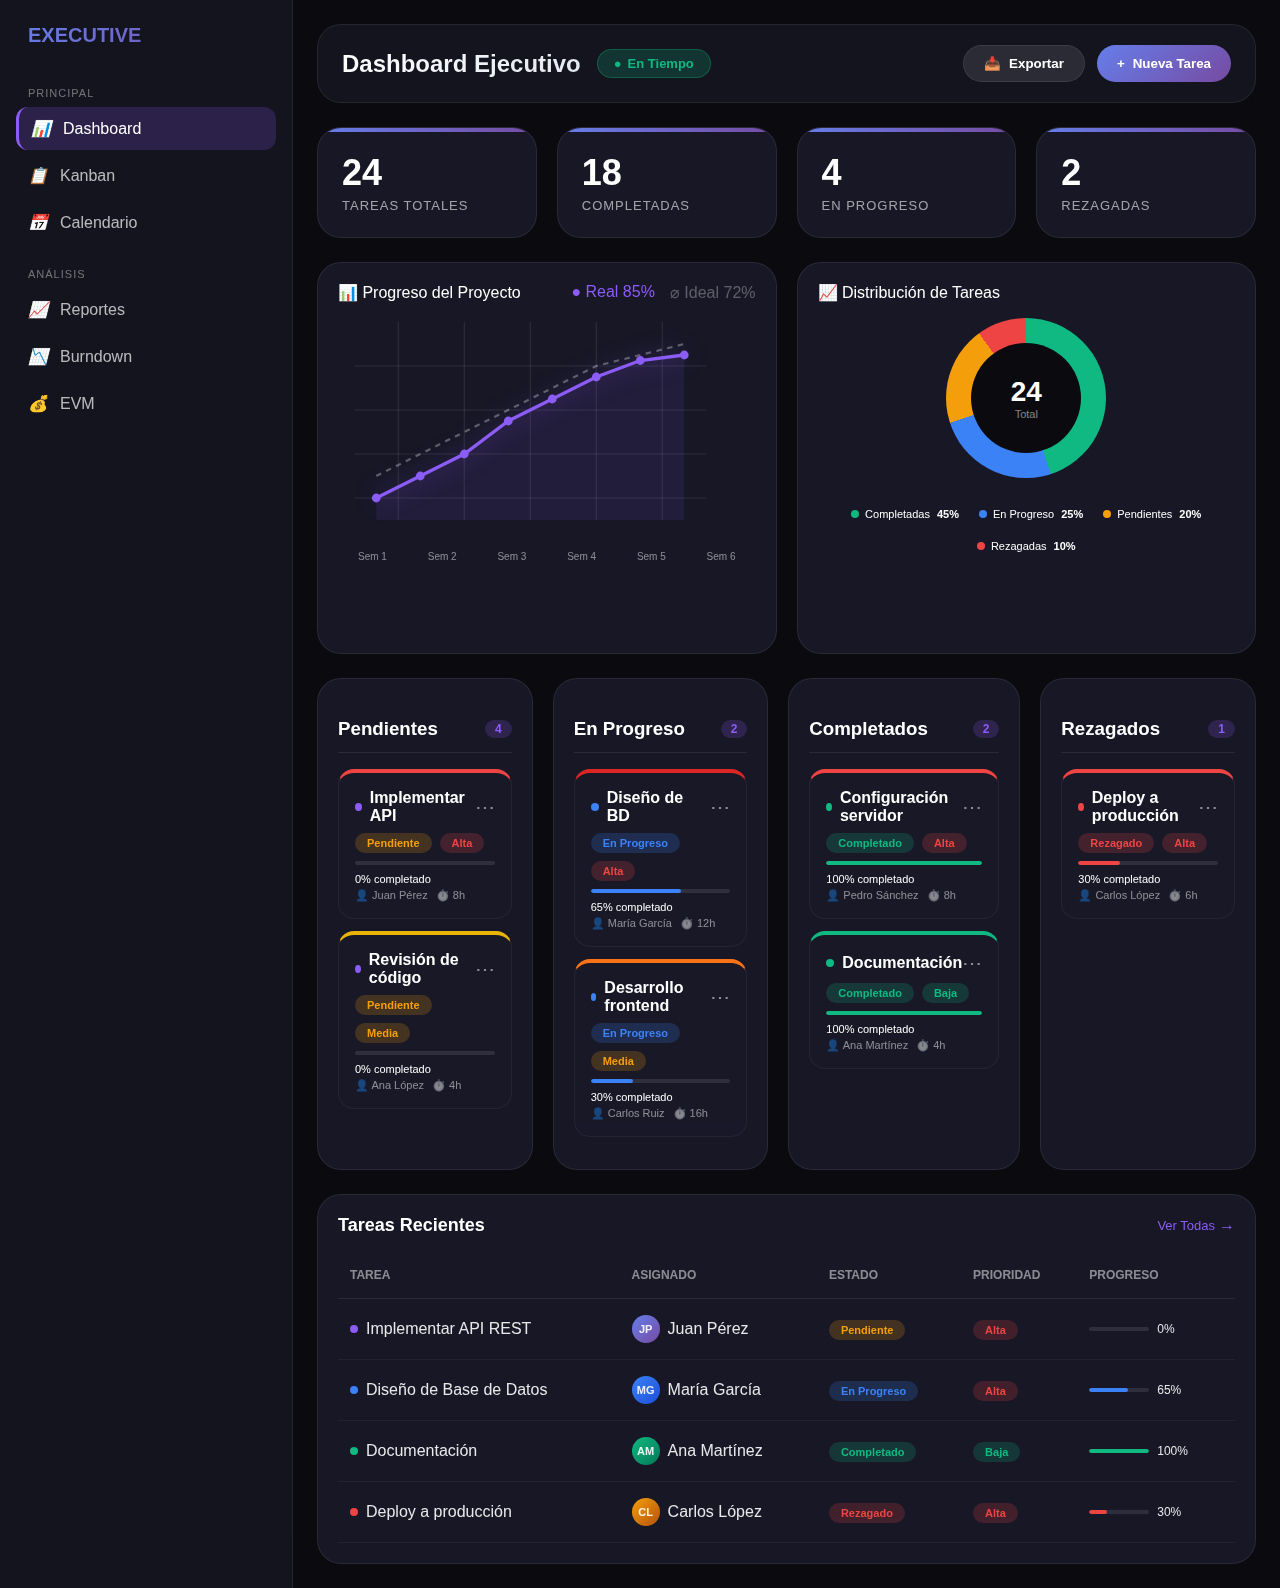
<file: prueba_index._final.html>
<!DOCTYPE html>
<html>
<head>
    <style>
        /* ============================================
           COLORES DEL SISTEMA BONITO - VERSIÓN FINAL
           ============================================ */
        body {
            background-color: #0a0a0f;
            color: white;
            font-family: -apple-system, BlinkMacSystemFont, 'Segoe UI', Roboto, Oxygen, Ubuntu, sans-serif;
            margin: 0;
            padding: 0;
        }

        .app-container {
            display: flex;
            min-height: 100vh;
        }

        /* ============================================
           SIDEBAR (barra lateral)
           ============================================ */
        .sidebar {
            width: 260px;
            background: rgba(26, 26, 42, 0.6);
            backdrop-filter: blur(20px);
            border-right: 1px solid rgba(255, 255, 255, 0.08);
            padding: 24px 16px;
        }

        .logo {
            font-size: 20px;
            font-weight: 700;
            background: linear-gradient(135deg, #667eea, #764ba2);
            -webkit-background-clip: text;
            -webkit-text-fill-color: transparent;
            margin-bottom: 40px;
            padding-left: 12px;
        }

        .nav-item {
            display: flex;
            align-items: center;
            gap: 12px;
            padding: 12px;
            border-radius: 12px;
            color: rgba(255, 255, 255, 0.7);
            margin-bottom: 4px;
            transition: all 0.2s;
        }

        .nav-item:hover {
            background: rgba(139, 92, 246, 0.15);
            color: white;
        }

        .nav-item.active {
            background: rgba(139, 92, 246, 0.2);
            color: white;
            border-left: 3px solid #8b5cf6;
        }

        .nav-item i {
            width: 20px;
            color: #8b5cf6;
        }

        .nav-section {
            margin-top: 24px;
            margin-bottom: 8px;
            padding-left: 12px;
            font-size: 11px;
            text-transform: uppercase;
            color: rgba(255, 255, 255, 0.4);
            letter-spacing: 1px;
        }

        /* ============================================
           MAIN CONTENT
           ============================================ */
        .main-content {
            flex: 1;
            padding: 24px;
        }

        /* HEADER */
        .header {
            background: rgba(26, 26, 42, 0.6);
            backdrop-filter: blur(20px);
            border: 1px solid rgba(255, 255, 255, 0.08);
            border-radius: 24px;
            padding: 20px 24px;
            margin-bottom: 24px;
            display: flex;
            justify-content: space-between;
            align-items: center;
        }

        .page-title {
            font-size: 24px;
            font-weight: 700;
            background: linear-gradient(135deg, #ffffff, #e2e8f0);
            -webkit-background-clip: text;
            -webkit-text-fill-color: transparent;
        }

        .status-badge {
            display: inline-flex;
            align-items: center;
            gap: 6px;
            padding: 6px 16px;
            border-radius: 30px;
            font-size: 13px;
            font-weight: 600;
            margin-left: 16px;
        }

        .status-badge.on-time {
            background: rgba(16, 185, 129, 0.2);
            color: #10b981;
            border: 1px solid rgba(16, 185, 129, 0.3);
        }

        .header-actions {
            display: flex;
            gap: 12px;
        }

        .btn {
            padding: 10px 20px;
            border-radius: 30px;
            border: none;
            font-weight: 600;
            cursor: pointer;
            background: rgba(255, 255, 255, 0.1);
            color: white;
            border: 1px solid rgba(255, 255, 255, 0.08);
            display: flex;
            align-items: center;
            gap: 8px;
            transition: all 0.2s;
        }

        .btn:hover {
            background: rgba(255, 255, 255, 0.15);
        }

        .btn-primary {
            background: linear-gradient(135deg, #667eea, #764ba2);
            border: none;
        }

        .btn-primary:hover {
            transform: translateY(-2px);
            box-shadow: 0 10px 20px rgba(102, 126, 234, 0.3);
        }

        /* KPI CARDS */
        .kpi-grid {
            display: grid;
            grid-template-columns: repeat(4, 1fr);
            gap: 20px;
            margin-bottom: 24px;
        }

        .kpi-card {
            background: rgba(26, 26, 42, 0.85);
            backdrop-filter: blur(20px);
            border: 1px solid rgba(255, 255, 255, 0.08);
            border-radius: 24px;
            padding: 24px;
            position: relative;
            overflow: hidden;
        }

        .kpi-card::before {
            content: '';
            position: absolute;
            top: 0;
            left: 0;
            right: 0;
            height: 4px;
            background: linear-gradient(135deg, #667eea, #764ba2);
        }

        .kpi-number {
            font-size: 36px;
            font-weight: 800;
            margin-bottom: 4px;
        }

        .kpi-label {
            font-size: 13px;
            color: rgba(255, 255, 255, 0.6);
            text-transform: uppercase;
            letter-spacing: 1px;
        }

        /* CHARTS GRID */
        .charts-grid {
            display: grid;
            grid-template-columns: repeat(2, 1fr);
            gap: 20px;
            margin-bottom: 24px;
        }

        .chart-card {
            background: rgba(26, 26, 42, 0.85);
            backdrop-filter: blur(20px);
            border: 1px solid rgba(255, 255, 255, 0.08);
            border-radius: 24px;
            padding: 20px;
            height: 350px;
        }

        .chart-title {
            color: white;
            margin-bottom: 16px;
            font-size: 16px;
            display: flex;
            justify-content: space-between;
            align-items: center;
        }

        /* GRÁFICO DE LÍNEA (progreso) */
        .line-chart {
            height: 220px;
            position: relative;
            margin-top: 20px;
        }

        .line-chart svg {
            width: 100%;
            height: 100%;
        }

        .line-chart .grid-line {
            stroke: rgba(255, 255, 255, 0.1);
            stroke-width: 1;
        }

        .line-chart .line {
            fill: none;
            stroke: #8b5cf6;
            stroke-width: 3;
            filter: drop-shadow(0 0 10px rgba(139, 92, 246, 0.5));
        }

        .line-chart .area {
            fill: rgba(139, 92, 246, 0.1);
        }

        .chart-labels {
            display: flex;
            justify-content: space-between;
            margin-top: 10px;
            color: rgba(255, 255, 255, 0.5);
            font-size: 11px;
        }

        .chart-y-labels {
            position: absolute;
            left: -30px;
            top: 0;
            height: 100%;
            display: flex;
            flex-direction: column;
            justify-content: space-between;
            color: rgba(255, 255, 255, 0.3);
            font-size: 10px;
        }

        /* GRÁFICO DE DONA */
        .donut-container {
            display: flex;
            flex-direction: column;
            align-items: center;
            height: 280px;
        }

        .donut-wrapper {
            display: flex;
            justify-content: center;
            align-items: center;
            position: relative;
            margin-bottom: 20px;
        }

        .donut {
            width: 160px;
            height: 160px;
            border-radius: 50%;
            background: conic-gradient(#10b981 0% 45%, #3b82f6 45% 70%, #f59e0b 70% 90%, #ef4444 90% 100%);
        }

        .donut-hole {
            position: absolute;
            width: 110px;
            height: 110px;
            background: #0a0a0f;
            border-radius: 50%;
            top: 50%;
            left: 50%;
            transform: translate(-50%, -50%);
            display: flex;
            align-items: center;
            justify-content: center;
            flex-direction: column;
        }

        .donut-hole .total {
            font-size: 28px;
            font-weight: 800;
            color: white;
        }

        .donut-hole .label {
            font-size: 11px;
            color: rgba(255, 255, 255, 0.5);
        }

        .donut-legend {
            display: flex;
            gap: 20px;
            flex-wrap: wrap;
            justify-content: center;
            margin-top: 10px;
        }

        .legend-item {
            display: flex;
            align-items: center;
            gap: 6px;
            font-size: 11px;
        }

        .legend-color {
            width: 8px;
            height: 8px;
            border-radius: 4px;
        }

        .legend-color.completed { background: #10b981; }
        .legend-color.progress { background: #3b82f6; }
        .legend-color.pending { background: #f59e0b; }
        .legend-color.overdue { background: #ef4444; }

        .legend-value {
            color: white;
            font-weight: 600;
            margin-left: 4px;
        }

        /* KANBAN COLUMNS */
        .kanban-row {
            display: grid;
            grid-template-columns: repeat(4, 1fr);
            gap: 20px;
            margin-bottom: 24px;
        }

        .column {
            background: rgba(26, 26, 42, 0.85);
            backdrop-filter: blur(20px);
            border: 1px solid rgba(255, 255, 255, 0.08);
            border-radius: 24px;
            padding: 20px;
        }

        .column h3 {
            color: white;
            border-bottom: 1px solid rgba(255, 255, 255, 0.08);
            padding-bottom: 12px;
            margin-bottom: 16px;
            display: flex;
            justify-content: space-between;
            align-items: center;
        }

        .column-count {
            background: rgba(139, 92, 246, 0.2);
            color: #8b5cf6;
            padding: 2px 10px;
            border-radius: 20px;
            font-size: 12px;
        }

        /* TARJETAS DE TAREAS */
        .task-card {
            background: rgba(26, 26, 42, 0.6);
            border: 1px solid rgba(255, 255, 255, 0.05);
            border-radius: 16px;
            padding: 16px;
            margin-bottom: 12px;
            position: relative;
            transition: all 0.2s;
        }

        .task-card:hover {
            border-color: #8b5cf6;
            transform: translateY(-2px);
        }

        /* Borde superior de color según prioridad */
        .task-card.priority-alta {
            border-top: 4px solid #ef4444;
        }
        .task-card.priority-media {
            border-top: 4px solid #f59e0b;
        }
        .task-card.priority-baja {
            border-top: 4px solid #10b981;
        }
        .task-card.priority-roja {
            border-top: 4px solid #dc2626;
        }
        .task-card.priority-naranja {
            border-top: 4px solid #f97316;
        }
        .task-card.priority-amarilla {
            border-top: 4px solid #eab308;
        }

        .task-header {
            display: flex;
            justify-content: space-between;
            align-items: center;
            margin-bottom: 8px;
        }

        .task-title {
            font-weight: 600;
            color: white;
            display: flex;
            align-items: center;
            gap: 8px;
        }

        .task-dot {
            width: 8px;
            height: 8px;
            border-radius: 50%;
        }

        .task-dot.purple { background: #8b5cf6; }
        .task-dot.green { background: #10b981; }
        .task-dot.blue { background: #3b82f6; }
        .task-dot.red { background: #ef4444; }

        .task-menu {
            color: rgba(255, 255, 255, 0.5);
            cursor: pointer;
            font-size: 20px;
        }

        .badge-container {
            display: flex;
            gap: 8px;
            margin: 8px 0;
            flex-wrap: wrap;
        }

        .badge {
            padding: 4px 12px;
            border-radius: 20px;
            font-size: 11px;
            font-weight: 600;
        }

        .badge.pending {
            background: rgba(245, 158, 11, 0.2);
            color: #f59e0b;
        }
        .badge.inProgress {
            background: rgba(59, 130, 246, 0.2);
            color: #3b82f6;
        }
        .badge.completed {
            background: rgba(16, 185, 129, 0.2);
            color: #10b981;
        }
        .badge.overdue {
            background: rgba(239, 68, 68, 0.2);
            color: #ef4444;
        }
        .badge.alta {
            background: rgba(239, 68, 68, 0.2);
            color: #ef4444;
        }
        .badge.media {
            background: rgba(245, 158, 11, 0.2);
            color: #f59e0b;
        }
        .badge.baja {
            background: rgba(16, 185, 129, 0.2);
            color: #10b981;
        }

        .task-progress {
            display: flex;
            align-items: center;
            justify-content: space-between;
            margin-top: 8px;
            font-size: 11px;
        }

        .progress-bar-container {
            width: 100%;
            height: 4px;
            background: rgba(255, 255, 255, 0.1);
            border-radius: 2px;
            overflow: hidden;
            margin: 8px 0;
        }

        .progress-bar {
            height: 100%;
            border-radius: 2px;
        }

        .progress-bar.completed {
            background: #10b981;
        }
        .progress-bar.inProgress {
            background: #3b82f6;
        }
        .progress-bar.pending {
            background: #f59e0b;
        }
        .progress-bar.overdue {
            background: #ef4444;
        }

        .task-meta {
            color: rgba(255, 255, 255, 0.5);
            font-size: 11px;
            display: flex;
            align-items: center;
            gap: 8px;
            margin-top: 4px;
        }

        /* TABLA */
        .table-container {
            background: rgba(26, 26, 42, 0.85);
            backdrop-filter: blur(20px);
            border: 1px solid rgba(255, 255, 255, 0.08);
            border-radius: 24px;
            padding: 20px;
        }

        .table-header {
            display: flex;
            justify-content: space-between;
            align-items: center;
            margin-bottom: 16px;
        }

        .table-title {
            color: white;
            font-size: 18px;
            font-weight: 600;
        }

        .view-all {
            color: #8b5cf6;
            font-size: 13px;
            cursor: pointer;
            display: flex;
            align-items: center;
            gap: 4px;
        }

        .view-all:hover {
            text-decoration: underline;
        }

        table {
            width: 100%;
            border-collapse: collapse;
        }

        th {
            text-align: left;
            padding: 16px 12px;
            color: rgba(255, 255, 255, 0.5);
            font-size: 12px;
            text-transform: uppercase;
            border-bottom: 1px solid rgba(255, 255, 255, 0.08);
        }

        td {
            padding: 16px 12px;
            border-bottom: 1px solid rgba(255, 255, 255, 0.05);
            color: rgba(255, 255, 255, 0.9);
        }

        /* INICIALES CON COLOR */
        .avatar {
            width: 28px;
            height: 28px;
            border-radius: 50%;
            display: flex;
            align-items: center;
            justify-content: center;
            font-size: 11px;
            font-weight: 600;
            margin-right: 8px;
        }

        .avatar.purple {
            background: linear-gradient(135deg, #667eea, #764ba2);
        }
        .avatar.blue {
            background: linear-gradient(135deg, #3b82f6, #1d4ed8);
        }
        .avatar.green {
            background: linear-gradient(135deg, #10b981, #047857);
        }
        .avatar.orange {
            background: linear-gradient(135deg, #f59e0b, #b45309);
        }

        .assignee {
            display: flex;
            align-items: center;
        }
    </style>
</head>
<body>
    <div class="app-container">
        <!-- SIDEBAR -->
        <div class="sidebar">
            <div class="logo">EXECUTIVE</div>
            
            <div class="nav-section">PRINCIPAL</div>
            <div class="nav-item active">
                <i>📊</i> Dashboard
            </div>
            <div class="nav-item">
                <i>📋</i> Kanban
            </div>
            <div class="nav-item">
                <i>📅</i> Calendario
            </div>
            
            <div class="nav-section">ANÁLISIS</div>
            <div class="nav-item">
                <i>📈</i> Reportes
            </div>
            <div class="nav-item">
                <i>📉</i> Burndown
            </div>
            <div class="nav-item">
                <i>💰</i> EVM
            </div>
        </div>

        <!-- MAIN CONTENT -->
        <div class="main-content">
            <!-- HEADER -->
            <div class="header">
                <div style="display: flex; align-items: center;">
                    <span class="page-title">Dashboard Ejecutivo</span>
                    <span class="status-badge on-time">
                        <span>●</span> En Tiempo
                    </span>
                </div>
                <div class="header-actions">
                    <button class="btn">
                        <span>📥</span> Exportar
                    </button>
                    <button class="btn btn-primary">
                        <span>+</span> Nueva Tarea
                    </button>
                </div>
            </div>

            <!-- KPI CARDS -->
            <div class="kpi-grid">
                <div class="kpi-card">
                    <div class="kpi-number">24</div>
                    <div class="kpi-label">Tareas Totales</div>
                </div>
                <div class="kpi-card">
                    <div class="kpi-number">18</div>
                    <div class="kpi-label">Completadas</div>
                </div>
                <div class="kpi-card">
                    <div class="kpi-number">4</div>
                    <div class="kpi-label">En Progreso</div>
                </div>
                <div class="kpi-card">
                    <div class="kpi-number">2</div>
                    <div class="kpi-label">Rezagadas</div>
                </div>
            </div>

            <!-- GRÁFICAS -->
            <div class="charts-grid">
                <!-- GRÁFICO DE LÍNEA (PROGRESO) CON EJES -->
                <div class="chart-card">
                    <div class="chart-title">
                        <span>📊 Progreso del Proyecto</span>
                        <span style="display: flex; gap: 15px;">
                            <span style="color: #8b5cf6;">● Real 85%</span>
                            <span style="color: rgba(255,255,255,0.3);">⌀ Ideal 72%</span>
                        </span>
                    </div>
                    <div class="line-chart">
                        <svg viewBox="0 0 350 200">
                            <!-- Líneas de grid horizontales (ejes Y) -->
                            <line x1="0" y1="40" x2="320" y2="40" class="grid-line" />
                            <line x1="0" y1="80" x2="320" y2="80" class="grid-line" />
                            <line x1="0" y1="120" x2="320" y2="120" class="grid-line" />
                            <line x1="0" y1="160" x2="320" y2="160" class="grid-line" />
                            
                            <!-- Líneas de grid verticales (ejes X) -->
                            <line x1="40" y1="0" x2="40" y2="180" class="grid-line" />
                            <line x1="100" y1="0" x2="100" y2="180" class="grid-line" />
                            <line x1="160" y1="0" x2="160" y2="180" class="grid-line" />
                            <line x1="220" y1="0" x2="220" y2="180" class="grid-line" />
                            <line x1="280" y1="0" x2="280" y2="180" class="grid-line" />
                            
                            <!-- Área bajo la línea -->
                            <path class="area" d="M 20,160 L 60,140 L 100,120 L 140,90 L 180,70 L 220,50 L 260,35 L 300,30 L 300,180 L 20,180 Z" />
                            
                            <!-- Línea de progreso real -->
                            <path class="line" d="M 20,160 L 60,140 L 100,120 L 140,90 L 180,70 L 220,50 L 260,35 L 300,30" />
                            
                            <!-- Línea ideal (punteada) -->
                            <path d="M 20,140 L 60,120 L 100,100 L 140,80 L 180,60 L 220,40 L 260,30 L 300,20" 
                                  stroke="rgba(255,255,255,0.3)" 
                                  stroke-width="2" 
                                  stroke-dasharray="5,5" 
                                  fill="none" />
                            
                            <!-- Puntos -->
                            <circle cx="20" cy="160" r="4" fill="#8b5cf6" />
                            <circle cx="60" cy="140" r="4" fill="#8b5cf6" />
                            <circle cx="100" cy="120" r="4" fill="#8b5cf6" />
                            <circle cx="140" cy="90" r="4" fill="#8b5cf6" />
                            <circle cx="180" cy="70" r="4" fill="#8b5cf6" />
                            <circle cx="220" cy="50" r="4" fill="#8b5cf6" />
                            <circle cx="260" cy="35" r="4" fill="#8b5cf6" />
                            <circle cx="300" cy="30" r="4" fill="#8b5cf6" />
                        </svg>
                        <div style="display: flex; justify-content: space-between; margin-top: 5px; padding-left: 20px; padding-right: 20px;">
                            <span style="color: rgba(255,255,255,0.5); font-size: 10px;">Sem 1</span>
                            <span style="color: rgba(255,255,255,0.5); font-size: 10px;">Sem 2</span>
                            <span style="color: rgba(255,255,255,0.5); font-size: 10px;">Sem 3</span>
                            <span style="color: rgba(255,255,255,0.5); font-size: 10px;">Sem 4</span>
                            <span style="color: rgba(255,255,255,0.5); font-size: 10px;">Sem 5</span>
                            <span style="color: rgba(255,255,255,0.5); font-size: 10px;">Sem 6</span>
                        </div>
                    </div>
                </div>

                <!-- GRÁFICO DE DONA CON ETIQUETAS ABAJO -->
                <div class="chart-card">
                    <div class="chart-title">📈 Distribución de Tareas</div>
                    <div class="donut-container">
                        <div class="donut-wrapper">
                            <div class="donut"></div>
                            <div class="donut-hole">
                                <span class="total">24</span>
                                <span class="label">Total</span>
                            </div>
                        </div>
                        <div class="donut-legend">
                            <div class="legend-item">
                                <div class="legend-color completed"></div>
                                <span>Completadas <span class="legend-value">45%</span></span>
                            </div>
                            <div class="legend-item">
                                <div class="legend-color progress"></div>
                                <span>En Progreso <span class="legend-value">25%</span></span>
                            </div>
                            <div class="legend-item">
                                <div class="legend-color pending"></div>
                                <span>Pendientes <span class="legend-value">20%</span></span>
                            </div>
                            <div class="legend-item">
                                <div class="legend-color overdue"></div>
                                <span>Rezagadas <span class="legend-value">10%</span></span>
                            </div>
                        </div>
                    </div>
                </div>
            </div>

            <!-- KANBAN COLUMNS -->
            <div class="kanban-row">
                <!-- Pendientes -->
                <div class="column">
                    <h3>Pendientes <span class="column-count">4</span></h3>
                    
                    <!-- Tarea con prioridad ROJA -->
                    <div class="task-card priority-alta">
                        <div class="task-header">
                            <span class="task-title">
                                <span class="task-dot purple"></span>
                                Implementar API
                            </span>
                            <span class="task-menu">⋯</span>
                        </div>
                        <div class="badge-container">
                            <span class="badge pending">Pendiente</span>
                            <span class="badge alta">Alta</span>
                        </div>
                        <div class="progress-bar-container">
                            <div class="progress-bar pending" style="width: 0%"></div>
                        </div>
                        <div class="task-progress">
                            <span>0% completado</span>
                        </div>
                        <div class="task-meta">
                            <span>👤 Juan Pérez</span>
                            <span>⏱️ 8h</span>
                        </div>
                    </div>

                    <!-- Tarea con prioridad AMARILLA -->
                    <div class="task-card priority-amarilla">
                        <div class="task-header">
                            <span class="task-title">
                                <span class="task-dot purple"></span>
                                Revisión de código
                            </span>
                            <span class="task-menu">⋯</span>
                        </div>
                        <div class="badge-container">
                            <span class="badge pending">Pendiente</span>
                            <span class="badge media">Media</span>
                        </div>
                        <div class="progress-bar-container">
                            <div class="progress-bar pending" style="width: 0%"></div>
                        </div>
                        <div class="task-progress">
                            <span>0% completado</span>
                        </div>
                        <div class="task-meta">
                            <span>👤 Ana López</span>
                            <span>⏱️ 4h</span>
                        </div>
                    </div>
                </div>

                <!-- En Progreso -->
                <div class="column">
                    <h3>En Progreso <span class="column-count">2</span></h3>
                    
                    <!-- Tarea con prioridad ROJA -->
                    <div class="task-card priority-roja">
                        <div class="task-header">
                            <span class="task-title">
                                <span class="task-dot blue"></span>
                                Diseño de BD
                            </span>
                            <span class="task-menu">⋯</span>
                        </div>
                        <div class="badge-container">
                            <span class="badge inProgress">En Progreso</span>
                            <span class="badge alta">Alta</span>
                        </div>
                        <div class="progress-bar-container">
                            <div class="progress-bar inProgress" style="width: 65%"></div>
                        </div>
                        <div class="task-progress">
                            <span>65% completado</span>
                        </div>
                        <div class="task-meta">
                            <span>👤 María García</span>
                            <span>⏱️ 12h</span>
                        </div>
                    </div>

                    <!-- Tarea con prioridad NARANJA -->
                    <div class="task-card priority-naranja">
                        <div class="task-header">
                            <span class="task-title">
                                <span class="task-dot blue"></span>
                                Desarrollo frontend
                            </span>
                            <span class="task-menu">⋯</span>
                        </div>
                        <div class="badge-container">
                            <span class="badge inProgress">En Progreso</span>
                            <span class="badge media">Media</span>
                        </div>
                        <div class="progress-bar-container">
                            <div class="progress-bar inProgress" style="width: 30%"></div>
                        </div>
                        <div class="task-progress">
                            <span>30% completado</span>
                        </div>
                        <div class="task-meta">
                            <span>👤 Carlos Ruiz</span>
                            <span>⏱️ 16h</span>
                        </div>
                    </div>
                </div>

                <!-- Completados -->
                <div class="column">
                    <h3>Completados <span class="column-count">2</span></h3>
                    
                    <!-- Tarea con prioridad ROJA (completada) -->
                    <div class="task-card priority-alta">
                        <div class="task-header">
                            <span class="task-title">
                                <span class="task-dot green"></span>
                                Configuración servidor
                            </span>
                            <span class="task-menu">⋯</span>
                        </div>
                        <div class="badge-container">
                            <span class="badge completed">Completado</span>
                            <span class="badge alta">Alta</span>
                        </div>
                        <div class="progress-bar-container">
                            <div class="progress-bar completed" style="width: 100%"></div>
                        </div>
                        <div class="task-progress">
                            <span>100% completado</span>
                        </div>
                        <div class="task-meta">
                            <span>👤 Pedro Sánchez</span>
                            <span>⏱️ 8h</span>
                        </div>
                    </div>

                    <!-- Tarea con prioridad BAJA -->
                    <div class="task-card priority-baja">
                        <div class="task-header">
                            <span class="task-title">
                                <span class="task-dot green"></span>
                                Documentación
                            </span>
                            <span class="task-menu">⋯</span>
                        </div>
                        <div class="badge-container">
                            <span class="badge completed">Completado</span>
                            <span class="badge baja">Baja</span>
                        </div>
                        <div class="progress-bar-container">
                            <div class="progress-bar completed" style="width: 100%"></div>
                        </div>
                        <div class="task-progress">
                            <span>100% completado</span>
                        </div>
                        <div class="task-meta">
                            <span>👤 Ana Martínez</span>
                            <span>⏱️ 4h</span>
                        </div>
                    </div>
                </div>

                <!-- Rezagados -->
                <div class="column">
                    <h3>Rezagados <span class="column-count">1</span></h3>
                    
                    <!-- Tarea con prioridad ROJA (atrasada) -->
                    <div class="task-card priority-alta">
                        <div class="task-header">
                            <span class="task-title">
                                <span class="task-dot red"></span>
                                Deploy a producción
                            </span>
                            <span class="task-menu">⋯</span>
                        </div>
                        <div class="badge-container">
                            <span class="badge overdue">Rezagado</span>
                            <span class="badge alta">Alta</span>
                        </div>
                        <div class="progress-bar-container">
                            <div class="progress-bar overdue" style="width: 30%"></div>
                        </div>
                        <div class="task-progress">
                            <span>30% completado</span>
                        </div>
                        <div class="task-meta">
                            <span>👤 Carlos López</span>
                            <span>⏱️ 6h</span>
                        </div>
                    </div>
                </div>
            </div>

            <!-- TABLA CON BOTÓN VER TODAS -->
            <div class="table-container">
                <div class="table-header">
                    <span class="table-title">Tareas Recientes</span>
                    <span class="view-all">
                        Ver Todas <span style="font-size: 16px;">→</span>
                    </span>
                </div>
                <table>
                    <thead>
                        <tr>
                            <th>Tarea</th>
                            <th>Asignado</th>
                            <th>Estado</th>
                            <th>Prioridad</th>
                            <th>Progreso</th>
                        </tr>
                    </thead>
                    <tbody>
                        <tr>
                            <td>
                                <div style="display: flex; align-items: center; gap: 8px;">
                                    <span class="task-dot purple"></span>
                                    Implementar API REST
                                </div>
                            </td>
                            <td>
                                <div class="assignee">
                                    <div class="avatar purple">JP</div>
                                    Juan Pérez
                                </div>
                            </td>
                            <td><span class="badge pending">Pendiente</span></td>
                            <td><span class="badge alta">Alta</span></td>
                            <td>
                                <div style="display: flex; align-items: center; gap: 8px; width: 100px;">
                                    <div class="progress-bar-container" style="width: 60px;">
                                        <div class="progress-bar pending" style="width: 0%"></div>
                                    </div>
                                    <span style="font-size: 12px;">0%</span>
                                </div>
                            </td>
                        </tr>
                        <tr>
                            <td>
                                <div style="display: flex; align-items: center; gap: 8px;">
                                    <span class="task-dot blue"></span>
                                    Diseño de Base de Datos
                                </div>
                            </td>
                            <td>
                                <div class="assignee">
                                    <div class="avatar blue">MG</div>
                                    María García
                                </div>
                            </td>
                            <td><span class="badge inProgress">En Progreso</span></td>
                            <td><span class="badge alta">Alta</span></td>
                            <td>
                                <div style="display: flex; align-items: center; gap: 8px; width: 100px;">
                                    <div class="progress-bar-container" style="width: 60px;">
                                        <div class="progress-bar inProgress" style="width: 65%"></div>
                                    </div>
                                    <span style="font-size: 12px;">65%</span>
                                </div>
                            </td>
                        </tr>
                        <tr>
                            <td>
                                <div style="display: flex; align-items: center; gap: 8px;">
                                    <span class="task-dot green"></span>
                                    Documentación
                                </div>
                            </td>
                            <td>
                                <div class="assignee">
                                    <div class="avatar green">AM</div>
                                    Ana Martínez
                                </div>
                            </td>
                            <td><span class="badge completed">Completado</span></td>
                            <td><span class="badge baja">Baja</span></td>
                            <td>
                                <div style="display: flex; align-items: center; gap: 8px; width: 100px;">
                                    <div class="progress-bar-container" style="width: 60px;">
                                        <div class="progress-bar completed" style="width: 100%"></div>
                                    </div>
                                    <span style="font-size: 12px;">100%</span>
                                </div>
                            </td>
                        </tr>
                        <tr>
                            <td>
                                <div style="display: flex; align-items: center; gap: 8px;">
                                    <span class="task-dot red"></span>
                                    Deploy a producción
                                </div>
                            </td>
                            <td>
                                <div class="assignee">
                                    <div class="avatar orange">CL</div>
                                    Carlos López
                                </div>
                            </td>
                            <td><span class="badge overdue">Rezagado</span></td>
                            <td><span class="badge alta">Alta</span></td>
                            <td>
                                <div style="display: flex; align-items: center; gap: 8px; width: 100px;">
                                    <div class="progress-bar-container" style="width: 60px;">
                                        <div class="progress-bar overdue" style="width: 30%"></div>
                                    </div>
                                    <span style="font-size: 12px;">30%</span>
                                </div>
                            </td>
                        </tr>
                    </tbody>
                </table>
            </div>
        </div>
    </div>
</body>
</html>
</file>
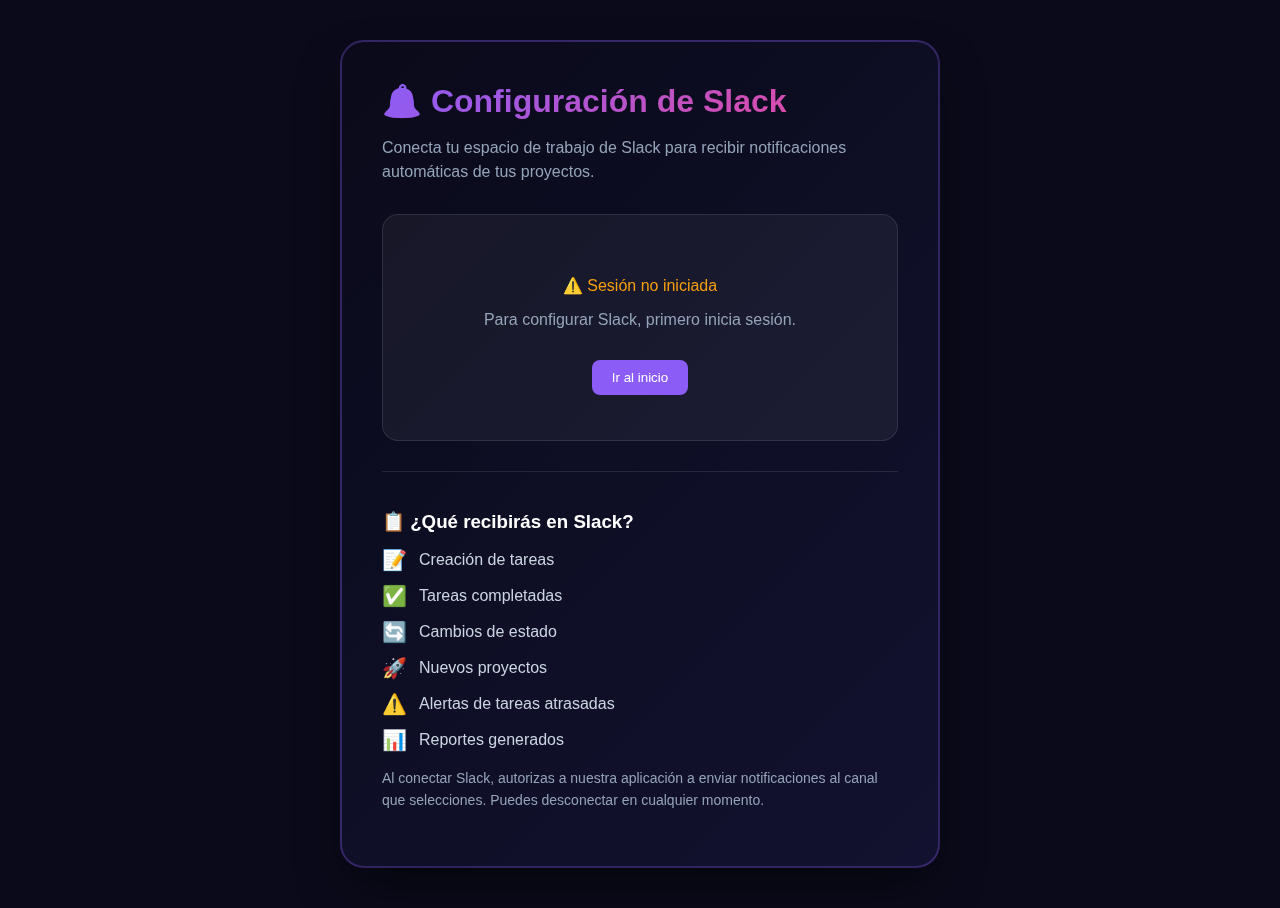
<file: slack-config.html>
<!DOCTYPE html>
<html lang="es">
<head>
    <meta charset="UTF-8">
    <meta name="viewport" content="width=device-width, initial-scale=1.0">
    <title>Configuración de Slack</title>
    <style>
        body {
            margin: 0;
            padding: 0;
            font-family: -apple-system, BlinkMacSystemFont, 'Segoe UI', Roboto, Oxygen, Ubuntu, sans-serif;
            background: #0a0a1a;
            color: white;
            min-height: 100vh;
            display: flex;
            align-items: center;
            justify-content: center;
        }
        
        .container {
            max-width: 600px;
            width: 90%;
            margin: 40px auto;
        }
        
        .card {
            background: linear-gradient(135deg, #0a0a1a 0%, #121230 100%);
            border: 2px solid rgba(139, 92, 246, 0.3);
            border-radius: 24px;
            padding: 40px;
            box-shadow: 0 25px 50px -12px rgba(0, 0, 0, 0.5);
            backdrop-filter: blur(10px);
        }
        
        h1 {
            font-size: 32px;
            margin: 0 0 10px 0;
            background: linear-gradient(135deg, #8b5cf6, #ec4899);
            -webkit-background-clip: text;
            -webkit-text-fill-color: transparent;
            font-weight: 700;
        }
        
        .subtitle {
            color: #94a3b8;
            margin-bottom: 30px;
            font-size: 16px;
            line-height: 1.5;
        }
        
        .status-box {
            background: rgba(255,255,255,0.05);
            border-radius: 16px;
            padding: 25px;
            margin: 30px 0;
            border: 1px solid rgba(255,255,255,0.1);
        }
        
        .btn {
            background: linear-gradient(45deg, #8b5cf6, #6d28d9);
            color: white;
            border: none;
            padding: 15px 30px;
            border-radius: 50px;
            font-size: 16px;
            font-weight: 600;
            cursor: pointer;
            transition: all 0.3s;
            width: 100%;
            margin-top: 20px;
            box-shadow: 0 10px 20px -5px rgba(139, 92, 246, 0.4);
        }
        
        .btn:hover {
            transform: translateY(-2px);
            box-shadow: 0 15px 30px -5px rgba(139, 92, 246, 0.6);
        }
        
        .btn-secondary {
            background: #4b5563;
            box-shadow: none;
        }
        
        .btn-secondary:hover {
            background: #6b7280;
            transform: translateY(-2px);
        }
        
        .success {
            color: #10b981;
        }
        
        .warning {
            color: #f59e0b;
        }
        
        .error {
            color: #ef4444;
        }
        
        .info-text {
            color: #94a3b8;
            font-size: 14px;
            margin-top: 15px;
            line-height: 1.6;
        }
        
        .benefits {
            margin-top: 30px;
            padding-top: 20px;
            border-top: 1px solid rgba(255,255,255,0.1);
        }
        
        .benefit-item {
            display: flex;
            align-items: center;
            gap: 12px;
            margin-bottom: 12px;
            color: #cbd5e1;
        }
        
        .loading {
            display: flex;
            align-items: center;
            justify-content: center;
            gap: 10px;
            color: #8b5cf6;
        }
        
        .spinner {
            width: 20px;
            height: 20px;
            border: 2px solid rgba(139, 92, 246, 0.3);
            border-top-color: #8b5cf6;
            border-radius: 50%;
            animation: spin 1s linear infinite;
        }
        
        @keyframes spin {
            to { transform: rotate(360deg); }
        }
    </style>
</head>
<body>
    <div class="container">
        <div class="card">
            <h1>🔔 Configuración de Slack</h1>
            <p class="subtitle">Conecta tu espacio de trabajo de Slack para recibir notificaciones automáticas de tus proyectos.</p>
            
            <div id="slack-status" class="status-box">
                <div class="loading">
                    <div class="spinner"></div>
                    <span>Verificando configuración...</span>
                </div>
            </div>
            
            <button id="connect-slack-btn" class="btn" style="display: none;">
                🔗 Conectar con Slack
            </button>
            
            <div class="benefits">
                <h3 style="color: white; margin-bottom: 15px;">📋 ¿Qué recibirás en Slack?</h3>
                <div class="benefit-item">
                    <span style="font-size: 20px;">📝</span>
                    <span>Creación de tareas</span>
                </div>
                <div class="benefit-item">
                    <span style="font-size: 20px;">✅</span>
                    <span>Tareas completadas</span>
                </div>
                <div class="benefit-item">
                    <span style="font-size: 20px;">🔄</span>
                    <span>Cambios de estado</span>
                </div>
                <div class="benefit-item">
                    <span style="font-size: 20px;">🚀</span>
                    <span>Nuevos proyectos</span>
                </div>
                <div class="benefit-item">
                    <span style="font-size: 20px;">⚠️</span>
                    <span>Alertas de tareas atrasadas</span>
                </div>
                <div class="benefit-item">
                    <span style="font-size: 20px;">📊</span>
                    <span>Reportes generados</span>
                </div>
            </div>
            
            <p class="info-text">
                Al conectar Slack, autorizas a nuestra aplicación a enviar notificaciones al canal que selecciones. 
                Puedes desconectar en cualquier momento.
            </p>
        </div>
    </div>

    <script>
        // ===================================================
        // CONFIGURACIÓN DE SLACK - VERSIÓN CORREGIDA
        // ===================================================

        const API_URL = "https://mi-sistema-proyectos-backend-4.onrender.com";

        // Función para conectar Slack (CORREGIDA)
        async function connectSlack() {
            const token = localStorage.getItem('authToken');
            
            if (!token) {
                alert('❌ Debes iniciar sesión primero');
                window.location.href = '/';
                return;
            }

            try {
                const btn = document.getElementById('connect-slack-btn');
                btn.innerHTML = '🔄 Conectando...';
                btn.disabled = true;
                
                // 🔥 IMPORTANTE: Enviar token como query parameter
                window.location.href = `${API_URL}/api/slack/install?token=${encodeURIComponent(token)}`;
                
            } catch (error) {
                console.error('Error:', error);
                alert('❌ Error al conectar. Intenta de nuevo.');
                const btn = document.getElementById('connect-slack-btn');
                btn.innerHTML = '🔗 Conectar con Slack';
                btn.disabled = false;
            }
        }

        // Verificar estado de Slack
        async function checkSlackStatus() {
            const statusDiv = document.getElementById('slack-status');
            const connectBtn = document.getElementById('connect-slack-btn');
            
            const token = localStorage.getItem('authToken');
            
            if (!token) {
                statusDiv.innerHTML = `
                    <div style="text-align: center; padding: 20px;">
                        <p style="color: #f59e0b; font-size: 16px;">⚠️ Sesión no iniciada</p>
                        <p style="color: #94a3b8; margin-top: 10px;">Para configurar Slack, primero inicia sesión.</p>
                        <button onclick="window.location.href='/'" style="background: #8b5cf6; color: white; border: none; padding: 10px 20px; border-radius: 8px; margin-top: 15px; cursor: pointer;">
                            Ir al inicio
                        </button>
                    </div>
                `;
                connectBtn.style.display = 'none';
                return;
            }

            try {
                const response = await fetch(`${API_URL}/api/slack/webhook`, {
                    headers: { 'Authorization': `Bearer ${token}` }
                });

                if (response.status === 401) {
                    statusDiv.innerHTML = `
                        <div style="text-align: center; padding: 20px;">
                            <p style="color: #ef4444; font-size: 16px;">❌ Sesión expirada</p>
                            <p style="color: #94a3b8; margin-top: 10px;">Por favor, inicia sesión nuevamente.</p>
                            <button onclick="window.location.href='/'" style="background: #8b5cf6; color: white; border: none; padding: 10px 20px; border-radius: 8px; margin-top: 15px; cursor: pointer;">
                                Iniciar sesión
                            </button>
                        </div>
                    `;
                    connectBtn.style.display = 'none';
                    return;
                }

                const data = await response.json();

                if (data.configured) {
                    statusDiv.innerHTML = `
                        <div style="text-align: center;">
                            <div style="font-size: 48px; margin-bottom: 15px;">✅</div>
                            <h3 style="color: #10b981; margin: 0 0 10px 0;">Slack Conectado</h3>
                            <p style="color: white; margin: 10px 0;">Canal: <strong style="color: #8b5cf6;">${data.channel || '#general'}</strong></p>
                            <p style="color: #94a3b8; margin: 5px 0;">Equipo: ${data.teamName || 'Desconocido'}</p>
                            <button onclick="reconnectSlack()" class="btn btn-secondary" style="margin-top: 20px; width: auto; display: inline-block; padding: 10px 25px;">
                                🔄 Reconectar
                            </button>
                        </div>
                    `;
                    connectBtn.style.display = 'none';
                } else {
                    statusDiv.innerHTML = `
                        <div style="text-align: center;">
                            <div style="font-size: 48px; margin-bottom: 15px;">⚡</div>
                            <h3 style="color: #f59e0b; margin: 0 0 10px 0;">Slack no configurado</h3>
                            <p style="color: #94a3b8;">Conecta tu espacio de trabajo para recibir notificaciones automáticas.</p>
                        </div>
                    `;
                    connectBtn.style.display = 'block';
                }
            } catch (error) {
                console.error('Error:', error);
                statusDiv.innerHTML = `
                    <div style="text-align: center;">
                        <div style="font-size: 48px; margin-bottom: 15px;">❌</div>
                        <h3 style="color: #ef4444; margin: 0 0 10px 0;">Error de conexión</h3>
                        <p style="color: #94a3b8;">No se pudo verificar el estado de Slack.</p>
                        <button onclick="checkSlackStatus()" style="background: #4b5563; color: white; border: none; padding: 8px 20px; border-radius: 8px; margin-top: 15px; cursor: pointer;">
                            Reintentar
                        </button>
                    </div>
                `;
                connectBtn.style.display = 'none';
            }
        }

        // Evento del botón
        document.getElementById('connect-slack-btn').addEventListener('click', connectSlack);

        // Función para reconectar
        window.reconnectSlack = function() {
            connectSlack();
        };

        // Verificar parámetros de retorno
        function checkUrlParams() {
            const urlParams = new URLSearchParams(window.location.search);
            
            if (urlParams.get('slack') === 'success') {
                alert('✅ Slack conectado exitosamente');
                window.history.replaceState({}, document.title, window.location.pathname);
                checkSlackStatus();
            } else if (urlParams.get('slack') === 'error') {
                alert('❌ Error al conectar Slack. Intenta de nuevo.');
                window.history.replaceState({}, document.title, window.location.pathname);
                checkSlackStatus();
            }
        }

        // Inicializar
        checkSlackStatus();
        checkUrlParams();
    </script>
</body>
</html>
</file>
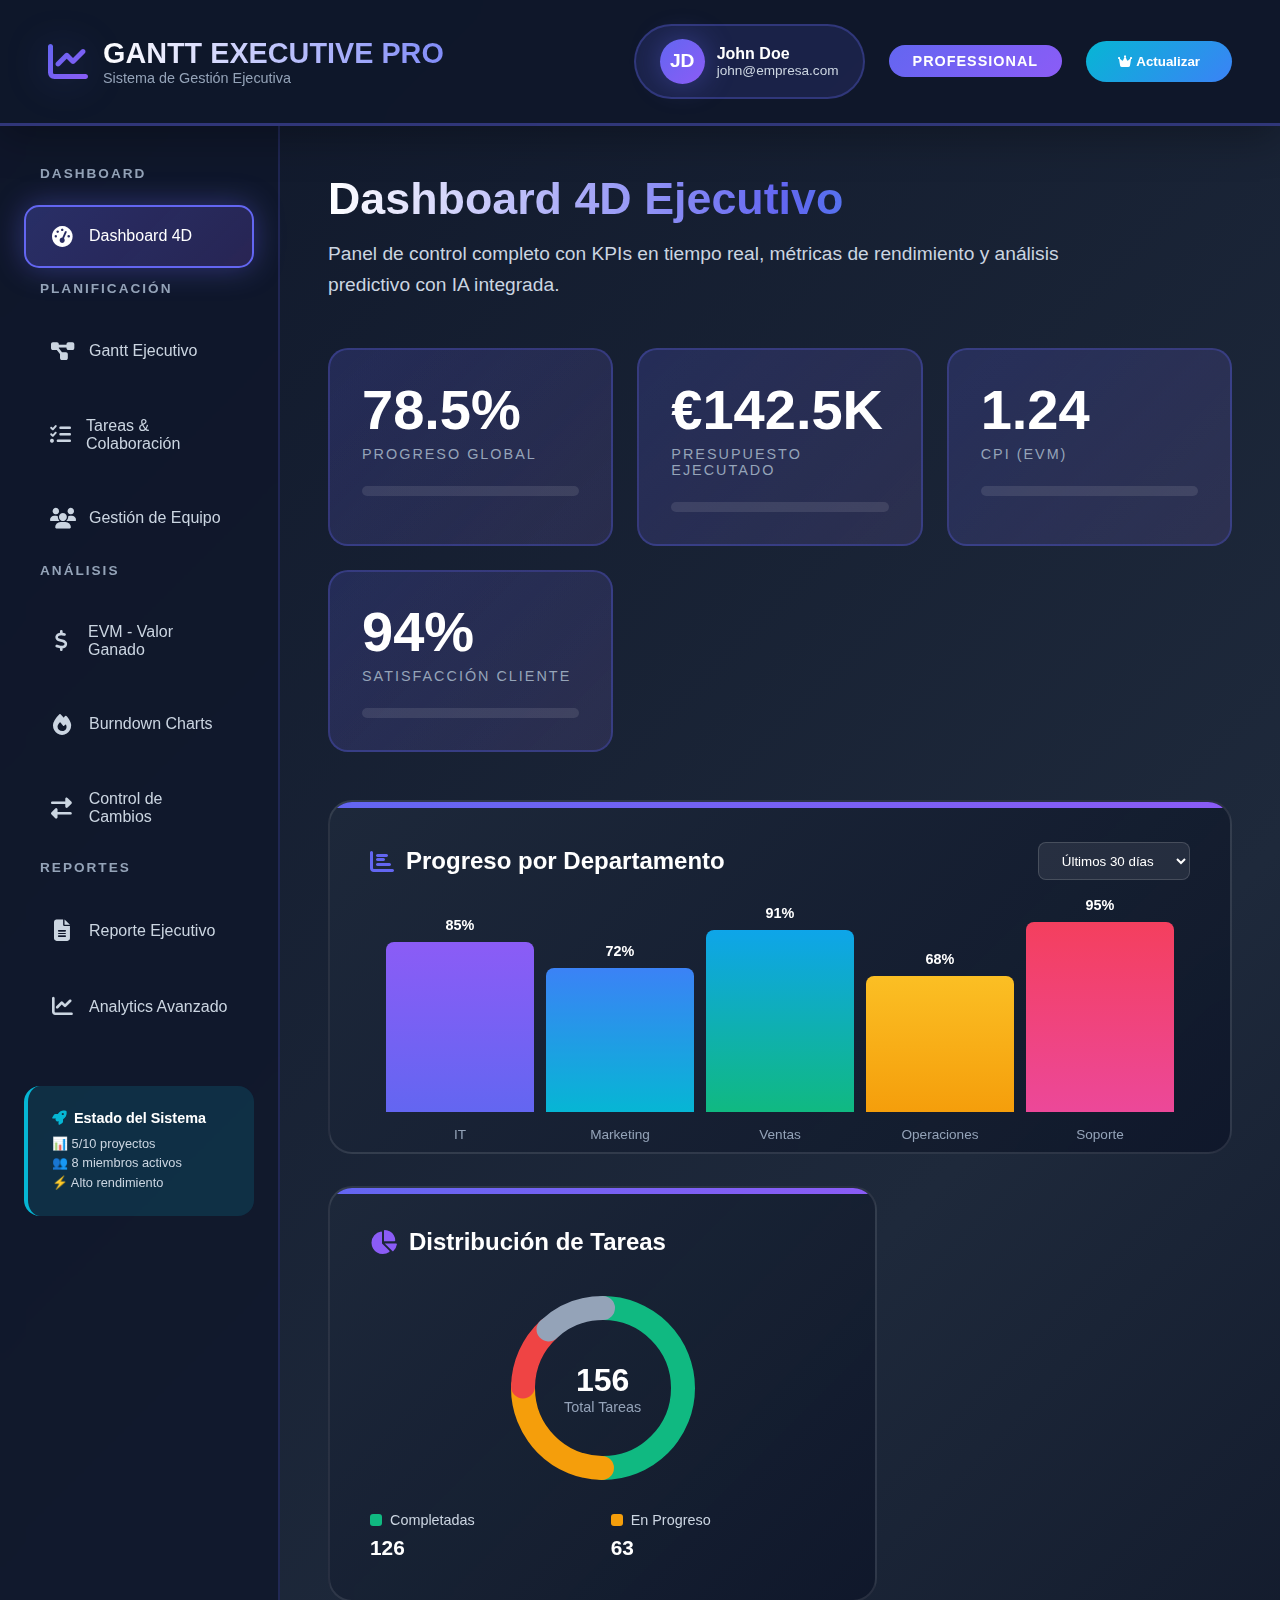
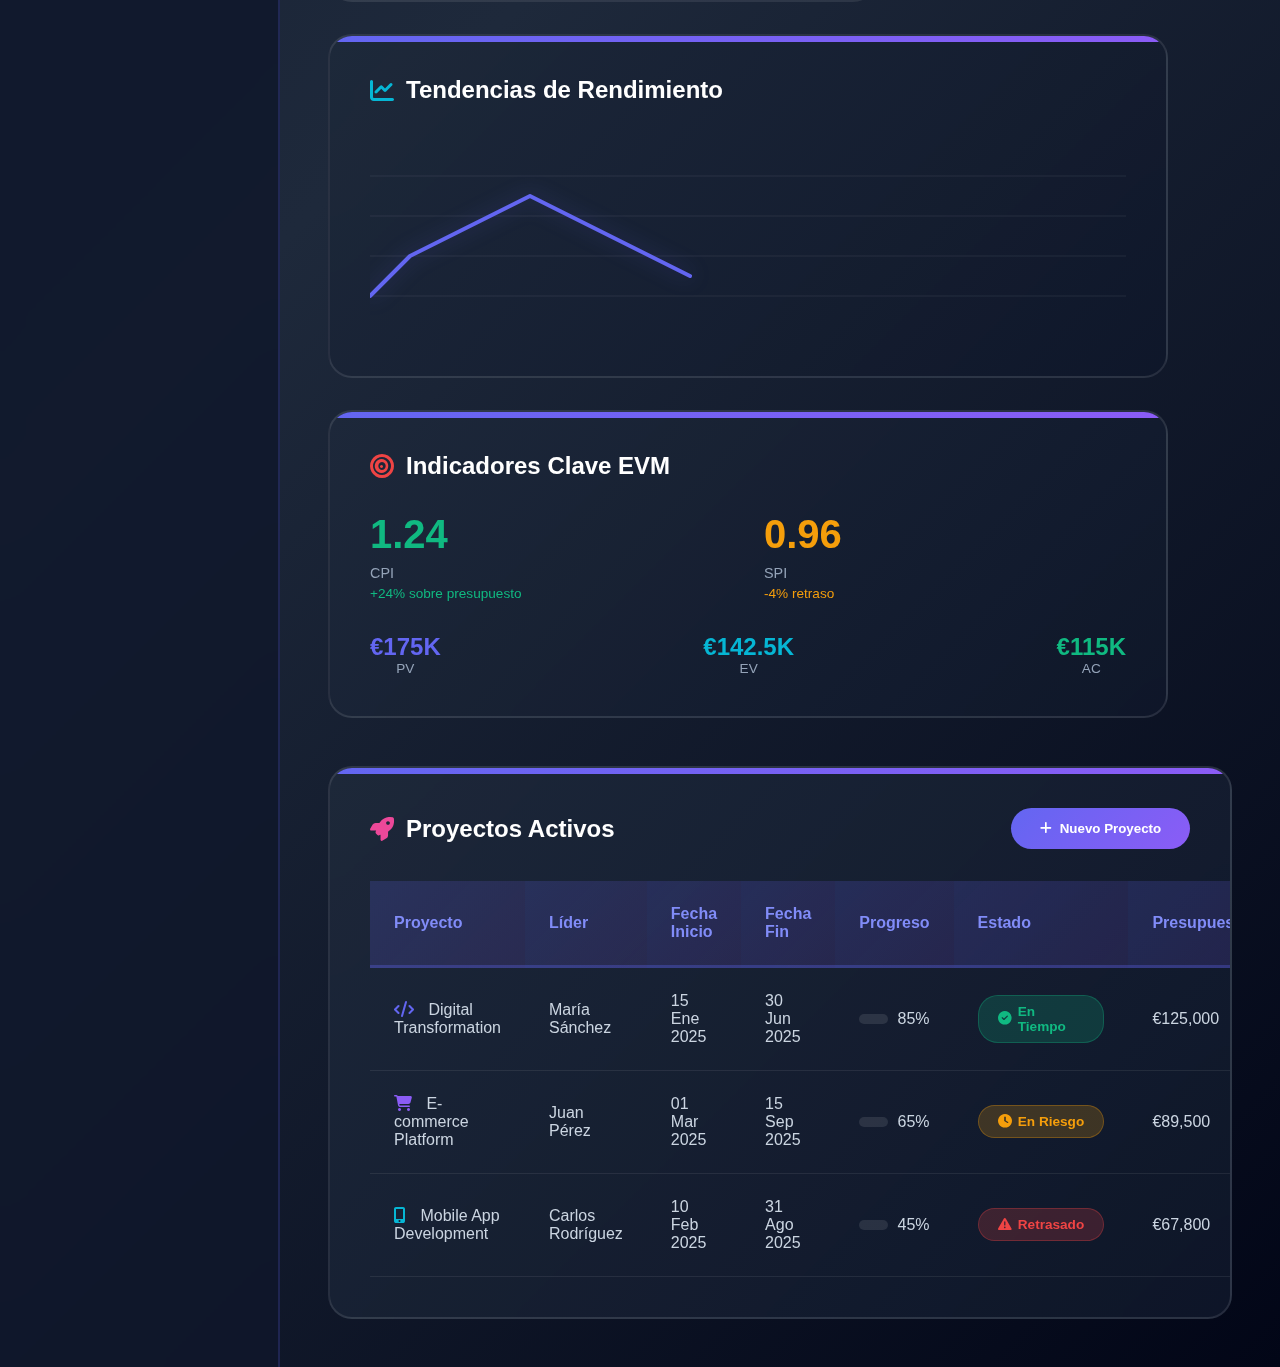
<file: landing/sistema.html>
<!DOCTYPE html>
<html lang="es">
<head>
    <meta charset="UTF-8">
    <title>Gantt Executive Pro | Sistema Ejecutivo Premium</title>
    <link rel="stylesheet" href="https://cdnjs.cloudflare.com/ajax/libs/font-awesome/6.5.0/css/all.min.css">
    <style>
        :root {
            /* PALETA EJECUTIVA */
            --primary: #6366f1;
            --primary-light: #818cf8;
            --primary-dark: #4f46e5;
            --secondary: #8b5cf6;
            --accent: #06b6d4;
            --success: #10b981;
            --warning: #f59e0b;
            --danger: #ef4444;
            --pink: #ec4899;
            --blue: #3b82f6;
            
            /* FONDOS EJECUTIVOS */
            --bg-dark: #0f172a;
            --bg-card: #1e293b;
            --bg-accent: #020617;
            --bg-gradient: linear-gradient(135deg, #0f172a 0%, #1e293b 50%, #020617 100%);
            
            /* TEXTOS */
            --text-primary: #ffffff;
            --text-secondary: #cbd5e1;
            --text-muted: #94a3b8;
            
            /* EFECTOS */
            --glow-primary: 0 0 30px rgba(99, 102, 241, 0.4);
            --shadow-lg: 0 25px 60px rgba(0, 0, 0, 0.35);
            --shadow-xl: 0 40px 80px rgba(0, 0, 0, 0.4);
            --transition: all 0.4s cubic-bezier(0.4, 0, 0.2, 1);
        }
        
        * { margin: 0; padding: 0; box-sizing: border-box; }
        
        body {
            font-family: 'Inter', 'Segoe UI', sans-serif;
            background: var(--bg-gradient);
            color: var(--text-primary);
            min-height: 100vh;
            overflow-x: hidden;
        }
        
        /* HEADER EJECUTIVO */
        .executive-header {
            background: rgba(15, 23, 42, 0.95);
            backdrop-filter: blur(20px);
            padding: 1.5rem 3rem;
            display: flex;
            justify-content: space-between;
            align-items: center;
            border-bottom: 3px solid rgba(99, 102, 241, 0.4);
            position: sticky;
            top: 0;
            z-index: 1000;
            box-shadow: 0 10px 40px rgba(0, 0, 0, 0.3);
        }
        
        .logo-executive {
            display: flex;
            align-items: center;
            gap: 15px;
        }
        
        .logo-icon-executive {
            font-size: 2.5rem;
            background: linear-gradient(135deg, var(--primary), var(--secondary));
            -webkit-background-clip: text;
            -webkit-text-fill-color: transparent;
            filter: drop-shadow(0 0 20px rgba(99, 102, 241, 0.3));
        }
        
        .logo-text {
            font-size: 1.8rem;
            font-weight: 800;
            background: linear-gradient(90deg, var(--text-primary), var(--primary-light));
            -webkit-background-clip: text;
            -webkit-text-fill-color: transparent;
        }
        
        .user-executive {
            display: flex;
            align-items: center;
            gap: 1.5rem;
        }
        
        .user-profile {
            display: flex;
            align-items: center;
            gap: 12px;
            padding: 0.8rem 1.5rem;
            background: rgba(99, 102, 241, 0.15);
            border-radius: 50px;
            border: 2px solid rgba(99, 102, 241, 0.3);
        }
        
        .user-avatar {
            width: 45px;
            height: 45px;
            border-radius: 50%;
            background: linear-gradient(135deg, var(--primary), var(--secondary));
            display: flex;
            align-items: center;
            justify-content: center;
            font-weight: 700;
            font-size: 1.2rem;
            color: white;
            box-shadow: var(--glow-primary);
        }
        
        .plan-badge {
            padding: 0.5rem 1.5rem;
            border-radius: 50px;
            font-weight: 700;
            font-size: 0.9rem;
            text-transform: uppercase;
            letter-spacing: 1px;
        }
        
        .plan-free { background: linear-gradient(135deg, #ef4444, #f43f5e); }
        .plan-pro { background: linear-gradient(135deg, var(--primary), var(--secondary)); }
        .plan-premium { background: linear-gradient(135deg, var(--pink), #f43f5e); }
        
        /* LAYOUT PRINCIPAL */
        .executive-container {
            display: grid;
            grid-template-columns: 280px 1fr;
            min-height: calc(100vh - 85px);
        }
        
        /* SIDEBAR EJECUTIVO */
        .executive-sidebar {
            background: rgba(15, 23, 42, 0.8);
            backdrop-filter: blur(10px);
            border-right: 2px solid rgba(99, 102, 241, 0.2);
            padding: 2.5rem 1.5rem;
        }
        
        .nav-section-title {
            font-size: 0.85rem;
            color: var(--text-muted);
            text-transform: uppercase;
            letter-spacing: 2px;
            margin-bottom: 1.5rem;
            padding-left: 1rem;
            font-weight: 600;
        }
        
        .nav-item-executive {
            display: flex;
            align-items: center;
            gap: 15px;
            padding: 1.2rem 1.5rem;
            margin-bottom: 0.8rem;
            border-radius: 15px;
            cursor: pointer;
            transition: var(--transition);
            color: var(--text-secondary);
            border: 2px solid transparent;
            font-weight: 500;
        }
        
        .nav-item-executive:hover {
            background: linear-gradient(135deg, rgba(99, 102, 241, 0.2), rgba(139, 92, 246, 0.1));
            color: var(--primary-light);
            transform: translateX(8px);
            border-color: rgba(99, 102, 241, 0.3);
        }
        
        .nav-item-executive.active {
            background: linear-gradient(135deg, rgba(99, 102, 241, 0.3), rgba(139, 92, 246, 0.2));
            color: var(--text-primary);
            border-color: var(--primary);
            box-shadow: var(--glow-primary);
        }
        
        .nav-icon {
            font-size: 1.3rem;
            width: 24px;
            text-align: center;
        }
        
        /* CONTENIDO PRINCIPAL */
        .executive-content {
            padding: 3rem;
            overflow-y: auto;
        }
        
        .tab-executive {
            display: none;
            animation: slideIn 0.5s ease;
        }
        
        .tab-executive.active {
            display: block;
        }
        
        .tab-header-executive {
            margin-bottom: 3rem;
        }
        
        .tab-title-executive {
            font-size: 2.8rem;
            font-weight: 800;
            margin-bottom: 1rem;
            background: linear-gradient(90deg, var(--text-primary), var(--primary), var(--accent));
            -webkit-background-clip: text;
            -webkit-text-fill-color: transparent;
            line-height: 1.1;
        }
        
        .tab-subtitle-executive {
            font-size: 1.2rem;
            color: var(--text-secondary);
            max-width: 800px;
            line-height: 1.6;
        }
        
        /* GRID EJECUTIVO */
        .executive-grid {
            display: grid;
            grid-template-columns: repeat(12, 1fr);
            gap: 2rem;
            margin-bottom: 3rem;
        }
        
        .card-executive {
            background: linear-gradient(135deg, rgba(30, 41, 59, 0.9), rgba(15, 23, 42, 0.9));
            border-radius: 24px;
            padding: 2.5rem;
            border: 2px solid rgba(255, 255, 255, 0.1);
            backdrop-filter: blur(10px);
            transition: var(--transition);
            position: relative;
            overflow: hidden;
        }
        
        .card-executive::before {
            content: '';
            position: absolute;
            top: 0;
            left: 0;
            right: 0;
            height: 6px;
            background: linear-gradient(90deg, var(--primary), var(--secondary));
        }
        
        .card-executive:hover {
            transform: translateY(-10px);
            border-color: rgba(99, 102, 241, 0.4);
            box-shadow: var(--glow-primary), var(--shadow-xl);
        }
        
        .card-header-executive {
            display: flex;
            justify-content: space-between;
            align-items: center;
            margin-bottom: 2rem;
        }
        
        .card-title-executive {
            font-size: 1.5rem;
            font-weight: 700;
            color: var(--text-primary);
            display: flex;
            align-items: center;
            gap: 12px;
        }
        
        /* KPI CARDS */
        .kpi-executive {
            display: grid;
            grid-template-columns: repeat(auto-fit, minmax(280px, 1fr));
            gap: 1.5rem;
            margin-bottom: 3rem;
        }
        
        .kpi-card-executive {
            background: linear-gradient(135deg, rgba(99, 102, 241, 0.2), rgba(139, 92, 246, 0.1));
            border-radius: 20px;
            padding: 2rem;
            border: 2px solid rgba(99, 102, 241, 0.3);
            position: relative;
            overflow: hidden;
        }
        
        .kpi-card-executive::before {
            content: '';
            position: absolute;
            top: 0;
            left: 0;
            right: 0;
            bottom: 0;
            background: linear-gradient(135deg, transparent 0%, rgba(255, 255, 255, 0.03) 100%);
        }
        
        .kpi-value-executive {
            font-size: 3.5rem;
            font-weight: 800;
            margin-bottom: 0.5rem;
            color: var(--text-primary);
            line-height: 1;
        }
        
        .kpi-label-executive {
            font-size: 0.9rem;
            color: var(--text-muted);
            text-transform: uppercase;
            letter-spacing: 2px;
            margin-bottom: 1.5rem;
        }
        
        /* GRÁFICAS PROFESIONALES */
        .chart-executive {
            height: 200px;
            margin-top: 2rem;
            position: relative;
        }
        
        .chart-bars {
            display: flex;
            align-items: flex-end;
            gap: 12px;
            height: 100%;
            padding: 0 1rem;
        }
        
        .chart-bar-executive {
            flex: 1;
            background: linear-gradient(to top, var(--primary), var(--secondary));
            border-radius: 8px 8px 0 0;
            position: relative;
            transition: all 0.5s ease;
            min-height: 20px;
        }
        
        .chart-bar-executive:hover {
            transform: scaleY(1.1);
            opacity: 0.9;
        }
        
        .bar-label {
            position: absolute;
            bottom: -30px;
            left: 0;
            right: 0;
            text-align: center;
            font-size: 0.85rem;
            color: var(--text-muted);
        }
        
        .bar-value {
            position: absolute;
            top: -25px;
            left: 0;
            right: 0;
            text-align: center;
            font-size: 0.9rem;
            font-weight: 600;
            color: var(--text-primary);
        }
        
        /* DONUT CHART */
        .donut-executive {
            width: 200px;
            height: 200px;
            margin: 0 auto;
            position: relative;
        }
        
        .donut-svg {
            width: 100%;
            height: 100%;
            transform: rotate(-90deg);
        }
        
        .donut-circle {
            fill: none;
            stroke-width: 12;
            stroke-linecap: round;
        }
        
        .donut-center {
            position: absolute;
            top: 50%;
            left: 50%;
            transform: translate(-50%, -50%);
            text-align: center;
        }
        
        /* LINE CHART */
        .line-chart-executive {
            height: 200px;
            position: relative;
        }
        
        .line-path-executive {
            fill: none;
            stroke: var(--primary);
            stroke-width: 4;
            stroke-linecap: round;
            stroke-linejoin: round;
            filter: drop-shadow(0 0 10px rgba(99, 102, 241, 0.3));
        }
        
        .grid-line-executive {
            stroke: rgba(255, 255, 255, 0.08);
            stroke-width: 1;
        }
        
        /* GANTT CHART */
        .gantt-executive {
            margin-top: 2rem;
            overflow-x: auto;
        }
        
        .gantt-timeline-executive {
            display: flex;
            background: rgba(255, 255, 255, 0.05);
            border-radius: 12px;
            padding: 1rem;
            margin-bottom: 1rem;
        }
        
        .gantt-period {
            flex: 1;
            text-align: center;
            padding: 0.5rem;
            font-weight: 600;
            color: var(--text-secondary);
            border-right: 1px solid rgba(255, 255, 255, 0.1);
        }
        
        .gantt-task-executive {
            display: flex;
            align-items: center;
            margin-bottom: 1rem;
            padding: 1rem;
            background: rgba(255, 255, 255, 0.03);
            border-radius: 12px;
            border-left: 6px solid var(--primary);
        }
        
        .gantt-bar {
            height: 30px;
            border-radius: 6px;
            margin-left: 2rem;
            position: relative;
            transition: all 0.3s ease;
        }
        
        .gantt-bar:hover {
            transform: scaleY(1.2);
        }
        
        /* TABLAS EJECUTIVAS */
        .table-executive {
            width: 100%;
            border-collapse: separate;
            border-spacing: 0;
            margin-top: 1.5rem;
        }
        
        .table-executive thead th {
            background: linear-gradient(135deg, rgba(99, 102, 241, 0.2), rgba(139, 92, 246, 0.15));
            color: var(--primary-light);
            padding: 1.5rem;
            text-align: left;
            font-weight: 600;
            border-bottom: 3px solid rgba(99, 102, 241, 0.3);
            position: sticky;
            top: 0;
        }
        
        .table-executive tbody td {
            padding: 1.5rem;
            border-bottom: 1px solid rgba(255, 255, 255, 0.08);
            color: var(--text-secondary);
            transition: var(--transition);
        }
        
        .table-executive tbody tr:hover {
            background: rgba(99, 102, 241, 0.05);
        }
        
        /* BADGES */
        .badge-executive {
            padding: 0.5rem 1.2rem;
            border-radius: 20px;
            font-size: 0.85rem;
            font-weight: 700;
            display: inline-flex;
            align-items: center;
            gap: 6px;
        }
        
        .badge-success { background: rgba(16, 185, 129, 0.2); color: var(--success); border: 1px solid rgba(16, 185, 129, 0.3); }
        .badge-warning { background: rgba(245, 158, 11, 0.2); color: var(--warning); border: 1px solid rgba(245, 158, 11, 0.3); }
        .badge-danger { background: rgba(239, 68, 68, 0.2); color: var(--danger); border: 1px solid rgba(239, 68, 68, 0.3); }
        .badge-info { background: rgba(6, 182, 212, 0.2); color: var(--accent); border: 1px solid rgba(6, 182, 212, 0.3); }
        .badge-primary { background: rgba(99, 102, 241, 0.2); color: var(--primary); border: 1px solid rgba(99, 102, 241, 0.3); }
        
        /* PROGRESS BARS */
        .progress-executive {
            height: 10px;
            background: rgba(255, 255, 255, 0.1);
            border-radius: 5px;
            overflow: hidden;
        }
        
        .progress-bar-executive {
            height: 100%;
            border-radius: 5px;
            transition: width 1s ease;
        }
        
        /* REPORTE EJECUTIVO */
        .report-section-executive {
            background: linear-gradient(135deg, rgba(15, 23, 42, 0.9), rgba(30, 41, 59, 0.9));
            border-radius: 24px;
            padding: 3rem;
            margin-bottom: 2rem;
            border: 2px solid rgba(99, 102, 241, 0.3);
            box-shadow: var(--glow-primary), var(--shadow-lg);
        }
        
        .report-header-executive {
            text-align: center;
            margin-bottom: 3rem;
            padding-bottom: 2rem;
            border-bottom: 2px solid rgba(255, 255, 255, 0.1);
        }
        
        .report-title-executive {
            font-size: 2.8rem;
            font-weight: 800;
            margin-bottom: 1rem;
            background: linear-gradient(90deg, var(--primary), var(--accent), var(--secondary));
            -webkit-background-clip: text;
            -webkit-text-fill-color: transparent;
        }
        
        .report-subtitle-executive {
            color: var(--text-secondary);
            font-size: 1.1rem;
            max-width: 800px;
            margin: 0 auto;
        }
        
        /* ANIMACIONES */
        @keyframes slideIn {
            from { opacity: 0; transform: translateY(30px); }
            to { opacity: 1; transform: translateY(0); }
        }
        
        @keyframes pulse {
            0%, 100% { opacity: 1; }
            50% { opacity: 0.7; }
        }
        
        @keyframes shimmer {
            0% { background-position: -1000px 0; }
            100% { background-position: 1000px 0; }
        }
        
        /* RESPONSIVE */
        @media (max-width: 1400px) {
            .executive-grid { grid-template-columns: repeat(6, 1fr); }
        }
        
        @media (max-width: 1200px) {
            .executive-container { grid-template-columns: 1fr; }
            .executive-sidebar { display: none; }
        }
        
        @media (max-width: 768px) {
            .executive-grid { grid-template-columns: 1fr; }
            .kpi-executive { grid-template-columns: 1fr; }
            .executive-content { padding: 1.5rem; }
            .executive-header { padding: 1rem 1.5rem; }
        }
    </style>
</head>
<body>
    <!-- HEADER EJECUTIVO -->
    <header class="executive-header">
        <div class="logo-executive">
            <i class="fas fa-chart-line logo-icon-executive"></i>
            <div>
                <div class="logo-text">GANTT EXECUTIVE PRO</div>
                <div style="font-size: 0.9rem; color: var(--text-muted);">Sistema de Gestión Ejecutiva</div>
            </div>
        </div>
        
        <div class="user-executive">
            <div class="user-profile">
                <div class="user-avatar" id="userAvatar">JD</div>
                <div>
                    <div style="font-weight: 600;" id="userName">John Doe</div>
                    <div style="font-size: 0.85rem; color: var(--text-secondary);" id="userEmail">john@empresa.com</div>
                </div>
            </div>
            <div class="plan-badge plan-pro" id="planBadge">PROFESSIONAL</div>
            <button onclick="upgradePlan()" style="background: linear-gradient(135deg, var(--accent), var(--blue)); color: white; border: none; padding: 0.8rem 2rem; border-radius: 50px; font-weight: 600; cursor: pointer; transition: var(--transition);">
                <i class="fas fa-crown"></i> Actualizar
            </button>
        </div>
    </header>

    <!-- LAYOUT PRINCIPAL -->
    <div class="executive-container">
        <!-- SIDEBAR EJECUTIVO -->
        <nav class="executive-sidebar">
            <div class="nav-section">
                <div class="nav-section-title">Dashboard</div>
                <div class="nav-item-executive active" onclick="switchTab('dashboard')">
                    <i class="fas fa-tachometer-alt nav-icon"></i>
                    <span>Dashboard 4D</span>
                </div>
            </div>
            
            <div class="nav-section">
                <div class="nav-section-title">Planificación</div>
                <div class="nav-item-executive" onclick="switchTab('gantt')">
                    <i class="fas fa-project-diagram nav-icon"></i>
                    <span>Gantt Ejecutivo</span>
                </div>
                <div class="nav-item-executive" onclick="switchTab('tasks')">
                    <i class="fas fa-tasks nav-icon"></i>
                    <span>Tareas & Colaboración</span>
                </div>
                <div class="nav-item-executive" onclick="switchTab('team')">
                    <i class="fas fa-users nav-icon"></i>
                    <span>Gestión de Equipo</span>
                </div>
            </div>
            
            <div class="nav-section">
                <div class="nav-section-title">Análisis</div>
                <div class="nav-item-executive" onclick="switchTab('evm')">
                    <i class="fas fa-dollar-sign nav-icon"></i>
                    <span>EVM - Valor Ganado</span>
                </div>
                <div class="nav-item-executive" onclick="switchTab('burndown')">
                    <i class="fas fa-fire nav-icon"></i>
                    <span>Burndown Charts</span>
                </div>
                <div class="nav-item-executive" onclick="switchTab('change')">
        <i class="fas fa-exchange-alt nav-icon"></i>
        <span>Control de Cambios</span>
    </div>
            </div>
            
            <div class="nav-section">
                <div class="nav-section-title">Reportes</div>
                <div class="nav-item-executive" onclick="switchTab('reports')">
                    <i class="fas fa-file-alt nav-icon"></i>
                    <span>Reporte Ejecutivo</span>
                </div>
                <div class="nav-item-executive" onclick="switchTab('analytics')">
                    <i class="fas fa-chart-line nav-icon"></i>
                    <span>Analytics Avanzado</span>
                </div>
            </div>
            
            <div style="margin-top: 3rem; padding: 1.5rem; background: rgba(6, 182, 212, 0.15); border-radius: 16px; border-left: 4px solid var(--accent);">
                <p style="font-size: 0.9rem; color: var(--text-primary); margin-bottom: 0.5rem; display: flex; align-items: center; gap: 8px;">
                    <i class="fas fa-rocket" style="color: var(--accent);"></i> 
                    <strong>Estado del Sistema</strong>
                </p>
                <div style="font-size: 0.8rem; color: var(--text-secondary); line-height: 1.5;">
                    <div>📊 <span id="projectCount">5/10 proyectos</span></div>
                    <div>👥 <span id="teamCount">8 miembros activos</span></div>
                    <div>⚡ <span id="performanceStatus">Alto rendimiento</span></div>
                </div>
            </div>
        </nav>

        <!-- CONTENIDO PRINCIPAL -->
        <main class="executive-content">
            <!-- ===== DASHBOARD 4D EJECUTIVO ===== -->
            <section id="dashboard" class="tab-executive active">
                <div class="tab-header-executive">
                    <h1 class="tab-title-executive">Dashboard 4D Ejecutivo</h1>
                    <p class="tab-subtitle-executive">Panel de control completo con KPIs en tiempo real, métricas de rendimiento y análisis predictivo con IA integrada.</p>
                </div>
                
                <!-- KPI CARDS -->
                <div class="kpi-executive">
                    <div class="kpi-card-executive">
                        <div class="kpi-value-executive" id="progressValue">78.5%</div>
                        <div class="kpi-label-executive">Progreso Global</div>
                        <div class="progress-executive">
                            <div class="progress-bar-executive" style="width: 78.5%; background: linear-gradient(90deg, var(--success), var(--accent));"></div>
                        </div>
                    </div>
                    
                    <div class="kpi-card-executive">
                        <div class="kpi-value-executive">€142.5K</div>
                        <div class="kpi-label-executive">Presupuesto Ejecutado</div>
                        <div class="progress-executive">
                            <div class="progress-bar-executive" style="width: 65%; background: linear-gradient(90deg, var(--primary), var(--secondary));"></div>
                        </div>
                    </div>
                    
                    <div class="kpi-card-executive">
                        <div class="kpi-value-executive">1.24</div>
                        <div class="kpi-label-executive">CPI (EVM)</div>
                        <div class="progress-executive">
                            <div class="progress-bar-executive" style="width: 82%; background: linear-gradient(90deg, var(--success), #0ea5e9);"></div>
                        </div>
                    </div>
                    
                    <div class="kpi-card-executive">
                        <div class="kpi-value-executive">94%</div>
                        <div class="kpi-label-executive">Satisfacción Cliente</div>
                        <div class="progress-executive">
                            <div class="progress-bar-executive" style="width: 94%; background: linear-gradient(90deg, var(--warning), #fbbf24);"></div>
                        </div>
                    </div>
                </div>
                
                <!-- GRID DE ANÁLISIS -->
                <div class="executive-grid">
                    <!-- Gráfica de Progreso por Departamento -->
                    <div class="card-executive" style="grid-column: span 8;">
                        <div class="card-header-executive">
                            <h3 class="card-title-executive">
                                <i class="fas fa-chart-bar" style="color: var(--primary);"></i>
                                Progreso por Departamento
                            </h3>
                            <select class="select-executive">
                                <option>Últimos 30 días</option>
                                <option>Últimos 90 días</option>
                                <option>YTD 2024</option>
                            </select>
                        </div>
                        <div class="chart-executive">
                            <div class="chart-bars">
                                <div class="chart-bar-executive" style="height: 85%;">
                                    <div class="bar-value">85%</div>
                                    <div class="bar-label">IT</div>
                                </div>
                                <div class="chart-bar-executive" style="height: 72%; background: linear-gradient(to top, var(--accent), var(--blue));">
                                    <div class="bar-value">72%</div>
                                    <div class="bar-label">Marketing</div>
                                </div>
                                <div class="chart-bar-executive" style="height: 91%; background: linear-gradient(to top, var(--success), #0ea5e9);">
                                    <div class="bar-value">91%</div>
                                    <div class="bar-label">Ventas</div>
                                </div>
                                <div class="chart-bar-executive" style="height: 68%; background: linear-gradient(to top, var(--warning), #fbbf24);">
                                    <div class="bar-value">68%</div>
                                    <div class="bar-label">Operaciones</div>
                                </div>
                                <div class="chart-bar-executive" style="height: 95%; background: linear-gradient(to top, var(--pink), #f43f5e);">
                                    <div class="bar-value">95%</div>
                                    <div class="bar-label">Soporte</div>
                                </div>
                            </div>
                        </div>
                    </div>
                    
                    <!-- Distribución de Tareas -->
                    <div class="card-executive" style="grid-column: span 4;">
                        <div class="card-header-executive">
                            <h3 class="card-title-executive">
                                <i class="fas fa-chart-pie" style="color: var(--secondary);"></i>
                                Distribución de Tareas
                            </h3>
                        </div>
                        <div class="donut-executive">
                            <svg class="donut-svg" viewBox="0 0 100 100">
                                <circle class="donut-circle" cx="50" cy="50" r="40" stroke="var(--success)" stroke-dasharray="126 251" />
                                <circle class="donut-circle" cx="50" cy="50" r="40" stroke="var(--warning)" stroke-dasharray="63 251" stroke-dashoffset="-126" />
                                <circle class="donut-circle" cx="50" cy="50" r="40" stroke="var(--danger)" stroke-dasharray="32 251" stroke-dashoffset="-189" />
                                <circle class="donut-circle" cx="50" cy="50" r="40" stroke="var(--text-muted)" stroke-dasharray="30 251" stroke-dashoffset="-221" />
                            </svg>
                            <div class="donut-center">
                                <div style="font-size: 2rem; font-weight: 800; color: var(--text-primary);">156</div>
                                <div style="font-size: 0.9rem; color: var(--text-muted);">Total Tareas</div>
                            </div>
                        </div>
                        <div style="display: grid; grid-template-columns: 1fr 1fr; gap: 1rem; margin-top: 1.5rem;">
                            <div>
                                <div style="display: flex; align-items: center; gap: 8px; margin-bottom: 0.5rem;">
                                    <div style="width: 12px; height: 12px; background: var(--success); border-radius: 3px;"></div>
                                    <span style="font-size: 0.9rem; color: var(--text-secondary);">Completadas</span>
                                </div>
                                <div style="font-size: 1.3rem; font-weight: 700; color: var(--text-primary);">126</div>
                            </div>
                            <div>
                                <div style="display: flex; align-items: center; gap: 8px; margin-bottom: 0.5rem;">
                                    <div style="width: 12px; height: 12px; background: var(--warning); border-radius: 3px;"></div>
                                    <span style="font-size: 0.9rem; color: var(--text-secondary);">En Progreso</span>
                                </div>
                                <div style="font-size: 1.3rem; font-weight: 700; color: var(--text-primary);">63</div>
                            </div>
                        </div>
                    </div>
                    
                    <!-- Tendencias de Rendimiento -->
                    <div class="card-executive" style="grid-column: span 6;">
                        <div class="card-header-executive">
                            <h3 class="card-title-executive">
                                <i class="fas fa-chart-line" style="color: var(--accent);"></i>
                                Tendencias de Rendimiento
                            </h3>
                        </div>
                        <div class="line-chart-executive">
                            <svg width="100%" height="100%">
                                <line x1="0" y1="40" x2="100%" y2="40" class="grid-line-executive" />
                                <line x1="0" y1="80" x2="100%" y2="80" class="grid-line-executive" />
                                <line x1="0" y1="120" x2="100%" y2="120" class="grid-line-executive" />
                                <line x1="0" y1="160" x2="100%" y2="160" class="grid-line-executive" />
                                
                                <path class="line-path-executive" d="M0,160 L40,120 L80,100 L120,80 L160,60 L200,80 L240,100 L280,120 L320,140" />
                            </svg>
                        </div>
                    </div>
                    
                    <!-- Indicadores Clave -->
                    <div class="card-executive" style="grid-column: span 6;">
                        <div class="card-header-executive">
                            <h3 class="card-title-executive">
                                <i class="fas fa-bullseye" style="color: var(--danger);"></i>
                                Indicadores Clave EVM
                            </h3>
                        </div>
                        <div style="display: grid; grid-template-columns: 1fr 1fr; gap: 2rem; margin-top: 1rem;">
                            <div>
                                <div style="font-size: 2.5rem; font-weight: 800; color: var(--success); margin-bottom: 0.5rem;">1.24</div>
                                <div style="font-size: 0.9rem; color: var(--text-muted);">CPI</div>
                                <div style="font-size: 0.85rem; color: var(--success); margin-top: 0.3rem;">+24% sobre presupuesto</div>
                            </div>
                            <div>
                                <div style="font-size: 2.5rem; font-weight: 800; color: var(--warning); margin-bottom: 0.5rem;">0.96</div>
                                <div style="font-size: 0.9rem; color: var(--text-muted);">SPI</div>
                                <div style="font-size: 0.85rem; color: var(--warning); margin-top: 0.3rem;">-4% retraso</div>
                            </div>
                        </div>
                        <div style="display: flex; justify-content: space-between; margin-top: 2rem;">
                            <div style="text-align: center;">
                                <div style="font-size: 1.5rem; font-weight: 700; color: var(--primary);">€175K</div>
                                <div style="font-size: 0.85rem; color: var(--text-muted);">PV</div>
                            </div>
                            <div style="text-align: center;">
                                <div style="font-size: 1.5rem; font-weight: 700; color: var(--accent);">€142.5K</div>
                                <div style="font-size: 0.85rem; color: var(--text-muted);">EV</div>
                            </div>
                            <div style="text-align: center;">
                                <div style="font-size: 1.5rem; font-weight: 700; color: var(--success);">€115K</div>
                                <div style="font-size: 0.85rem; color: var(--text-muted);">AC</div>
                            </div>
                        </div>
                    </div>
                </div>
                
                <!-- Tabla de Proyectos Activos -->
                <div class="card-executive" style="grid-column: span 12; margin-top: 2rem;">
                    <div class="card-header-executive">
                        <h3 class="card-title-executive">
                            <i class="fas fa-rocket" style="color: var(--pink);"></i>
                            Proyectos Activos
                        </h3>
                        <button onclick="addProject()" class="btn-primary-executive">
                            <i class="fas fa-plus"></i> Nuevo Proyecto
                        </button>
                    </div>
                    <table class="table-executive">
                        <thead>
                            <tr>
                                <th>Proyecto</th>
                                <th>Líder</th>
                                <th>Fecha Inicio</th>
                                <th>Fecha Fin</th>
                                <th>Progreso</th>
                                <th>Estado</th>
                                <th>Presupuesto</th>
                            </tr>
                        </thead>
                        <tbody>
                            <tr>
                                <td><i class="fas fa-code" style="color: var(--primary); margin-right: 10px;"></i> Digital Transformation</td>
                                <td>María Sánchez</td>
                                <td>15 Ene 2025</td>
                                <td>30 Jun 2025</td>
                                <td>
                                    <div style="display: flex; align-items: center; gap: 10px;">
                                        <div class="progress-executive" style="flex: 1;">
                                            <div class="progress-bar-executive" style="width: 85%; background: linear-gradient(90deg, var(--success), var(--accent));"></div>
                                        </div>
                                        <span>85%</span>
                                    </div>
                                </td>
                                <td><span class="badge-executive badge-success"><i class="fas fa-check-circle"></i> En Tiempo</span></td>
                                <td>€125,000</td>
                            </tr>
                            <tr>
                                <td><i class="fas fa-shopping-cart" style="color: var(--secondary); margin-right: 10px;"></i> E-commerce Platform</td>
                                <td>Juan Pérez</td>
                                <td>01 Mar 2025</td>
                                <td>15 Sep 2025</td>
                                <td>
                                    <div style="display: flex; align-items: center; gap: 10px;">
                                        <div class="progress-executive" style="flex: 1;">
                                            <div class="progress-bar-executive" style="width: 65%; background: linear-gradient(90deg, var(--warning), #fbbf24);"></div>
                                        </div>
                                        <span>65%</span>
                                    </div>
                                </td>
                                <td><span class="badge-executive badge-warning"><i class="fas fa-clock"></i> En Riesgo</span></td>
                                <td>€89,500</td>
                            </tr>
                            <tr>
                                <td><i class="fas fa-mobile-alt" style="color: var(--accent); margin-right: 10px;"></i> Mobile App Development</td>
                                <td>Carlos Rodríguez</td>
                                <td>10 Feb 2025</td>
                                <td>31 Ago 2025</td>
                                <td>
                                    <div style="display: flex; align-items: center; gap: 10px;">
                                        <div class="progress-executive" style="flex: 1;">
                                            <div class="progress-bar-executive" style="width: 45%; background: linear-gradient(90deg, var(--danger), #f43f5e);"></div>
                                        </div>
                                        <span>45%</span>
                                    </div>
                                </td>
                                <td><span class="badge-executive badge-danger"><i class="fas fa-exclamation-triangle"></i> Retrasado</span></td>
                                <td>€67,800</td>
                            </tr>
                        </tbody>
                    </table>
                </div>
            </section>

            <!-- ===== GANTT EJECUTIVO ===== -->
            <section id="gantt" class="tab-executive">
                <div class="tab-header-executive">
                    <h1 class="tab-title-executive">Gantt Ejecutivo Premium</h1>
                    <p class="tab-subtitle-executive">Diagramas de Gantt avanzados con timeline dinámico de 181 días, hitos, dependencias y ruta crítica visualizada.</p>
                </div>
                
                <div class="card-executive">
                    <div class="card-header-executive">
                        <h3 class="card-title-executive">
                            <i class="fas fa-project-diagram" style="color: var(--primary);"></i>
                            Cronograma del Proyecto: Digital Transformation
                        </h3>
                        <div>
                            <button onclick="exportGantt()" class="btn-primary-executive">
                                <i class="fas fa-download"></i> Exportar PDF
                            </button>
                            <button onclick="printGantt()" class="btn-secondary-executive">
                                <i class="fas fa-print"></i> Imprimir
                            </button>
                        </div>
                    </div>
                    
                    <!-- Timeline -->
                    <div class="gantt-timeline-executive">
                        <div class="gantt-period">Q1 2025</div>
                        <div class="gantt-period">Q2 2025</div>
                        <div class="gantt-period">Q3 2025</div>
                        <div class="gantt-period">Q4 2025</div>
                    </div>
                    
                    <!-- Tareas del Gantt -->
                    <div class="gantt-executive">
                        <div class="gantt-task-executive">
                            <div style="width: 200px; font-weight: 600;">Planificación Estratégica</div>
                            <div class="gantt-bar" style="width: 120px; background: linear-gradient(90deg, var(--primary), var(--primary-light));">
                                <div style="position: absolute; top: -25px; font-size: 0.8rem; font-weight: 600; color: var(--primary);">Hito 1</div>
                            </div>
                            <div style="margin-left: auto; color: var(--text-secondary);">
                                <span class="badge-executive badge-info">Completado</span>
                            </div>
                        </div>
                        
                        <div class="gantt-task-executive">
                            <div style="width: 200px; font-weight: 600;">Desarrollo Frontend</div>
                            <div class="gantt-bar" style="width: 180px; background: linear-gradient(90deg, var(--accent), var(--blue));"></div>
                            <div style="margin-left: auto; color: var(--text-secondary);">
                                <span class="badge-executive badge-success">85%</span>
                            </div>
                        </div>
                        
                        <div class="gantt-task-executive">
                            <div style="width: 200px; font-weight: 600;">Desarrollo Backend</div>
                            <div class="gantt-bar" style="width: 160px; background: linear-gradient(90deg, var(--success), #0ea5e9);"></div>
                            <div style="margin-left: auto; color: var(--text-secondary);">
                                <span class="badge-executive badge-success">75%</span>
                            </div>
                        </div>
                        
                        <div class="gantt-task-executive">
                            <div style="width: 200px; font-weight: 600;">Pruebas QA</div>
                            <div class="gantt-bar" style="width: 140px; background: linear-gradient(90deg, var(--warning), #fbbf24);">
                                <div style="position: absolute; top: -25px; font-size: 0.8rem; font-weight: 600; color: var(--warning);">Hito 2</div>
                            </div>
                            <div style="margin-left: auto; color: var(--text-secondary);">
                                <span class="badge-executive badge-warning">En Progreso</span>
                            </div>
                        </div>
                        
                        <div class="gantt-task-executive">
                            <div style="width: 200px; font-weight: 600;">Implementación</div>
                            <div class="gantt-bar" style="width: 100px; background: linear-gradient(90deg, var(--pink), #f43f5e);"></div>
                            <div style="margin-left: auto; color: var(--text-secondary);">
                                <span class="badge-executive badge-danger">Pendiente</span>
                            </div>
                        </div>
                    </div>
                    
                    <!-- Leyenda del Gantt -->
                    <div style="display: flex; gap: 2rem; margin-top: 2rem; padding: 1.5rem; background: rgba(255, 255, 255, 0.03); border-radius: 12px;">
                        <div style="display: flex; align-items: center; gap: 8px;">
                            <div style="width: 20px; height: 10px; background: linear-gradient(90deg, var(--primary), var(--primary-light)); border-radius: 3px;"></div>
                            <span style="font-size: 0.9rem; color: var(--text-secondary);">Planificación</span>
                        </div>
                        <div style="display: flex; align-items: center; gap: 8px;">
                            <div style="width: 20px; height: 10px; background: linear-gradient(90deg, var(--accent), var(--blue)); border-radius: 3px;"></div>
                            <span style="font-size: 0.9rem; color: var(--text-secondary);">Desarrollo</span>
                        </div>
                        <div style="display: flex; align-items: center; gap: 8px;">
                            <div style="width: 20px; height: 10px; background: linear-gradient(90deg, var(--warning), #fbbf24); border-radius: 3px;"></div>
                            <span style="font-size: 0.9rem; color: var(--text-secondary);">Pruebas</span>
                        </div>
                        <div style="display: flex; align-items: center; gap: 8px;">
                            <div style="width: 20px; height: 10px; background: linear-gradient(90deg, var(--pink), #f43f5e); border-radius: 3px;"></div>
                            <span style="font-size: 0.9rem; color: var(--text-secondary);">Implementación</span>
                        </div>
                        <div style="display: flex; align-items: center; gap: 8px;">
                            <div style="width: 20px; height: 10px; background: linear-gradient(90deg, var(--success), #0ea5e9); border-radius: 3px;"></div>
                            <span style="font-size: 0.9rem; color: var(--text-secondary);">Completado</span>
                        </div>
                    </div>
                </div>
            </section>

            <!-- ===== TAREAS Y COLABORACIÓN ===== -->
            <section id="tasks" class="tab-executive">
                <div class="tab-header-executive">
                    <h1 class="tab-title-executive">Tareas y Colaboración</h1>
                    <p class="tab-subtitle-executive">Gestión de tareas en tiempo real, asignación de recursos y colaboración del equipo con análisis de productividad.</p>
                </div>
                
                <div class="executive-grid">
                    <!-- Tabla de Tareas -->
                    <div class="card-executive" style="grid-column: span 8;">
                        <div class="card-header-executive">
                            <h3 class="card-title-executive">
                                <i class="fas fa-tasks" style="color: var(--primary);"></i>
                                Lista de Tareas Activas
                            </h3>
                            <button onclick="createTask()" class="btn-primary-executive">
                                <i class="fas fa-plus"></i> Nueva Tarea
                            </button>
                        </div>
                        <table class="table-executive">
                            <thead>
                                <tr>
                                    <th>Tarea</th>
                                    <th>Asignado</th>
                                    <th>Fecha Límite</th>
                                    <th>Prioridad</th>
                                    <th>Estado</th>
                                    <th>Acciones</th>
                                </tr>
                            </thead>
                            <tbody>
                                <tr>
                                    <td>Desarrollar Dashboard Analytics</td>
                                    <td>
                                        <div style="display: flex; align-items: center; gap: 8px;">
                                            <div style="width: 30px; height: 30px; border-radius: 50%; background: linear-gradient(135deg, var(--primary), var(--secondary)); display: flex; align-items: center; justify-content: center; font-size: 0.8rem; font-weight: 600;">MS</div>
                                            <span>María Sánchez</span>
                                        </div>
                                    </td>
                                    <td>15 Mar 2025</td>
                                    <td><span class="badge-executive badge-danger">Alta</span></td>
                                    <td><span class="badge-executive badge-success">Completada</span></td>
                                    <td>
                                        <button class="btn-icon-executive" title="Editar"><i class="fas fa-edit"></i></button>
                                        <button class="btn-icon-executive" title="Eliminar"><i class="fas fa-trash"></i></button>
                                    </td>
                                </tr>
                                <tr>
                                    <td>Configurar Base de Datos</td>
                                    <td>
                                        <div style="display: flex; align-items: center; gap: 8px;">
                                            <div style="width: 30px; height: 30px; border-radius: 50%; background: linear-gradient(135deg, var(--accent), var(--blue)); display: flex; align-items: center; justify-content: center; font-size: 0.8rem; font-weight: 600;">JP</div>
                                            <span>Juan Pérez</span>
                                        </div>
                                    </td>
                                    <td>20 Mar 2025</td>
                                    <td><span class="badge-executive badge-warning">Media</span></td>
                                    <td><span class="badge-executive badge-warning">En Progreso</span></td>
                                    <td>
                                        <button class="btn-icon-executive" title="Editar"><i class="fas fa-edit"></i></button>
                                        <button class="btn-icon-executive" title="Eliminar"><i class="fas fa-trash"></i></button>
                                    </td>
                                </tr>
                                <tr>
                                    <td>Documentación API</td>
                                    <td>
                                        <div style="display: flex; align-items: center; gap: 8px;">
                                            <div style="width: 30px; height: 30px; border-radius: 50%; background: linear-gradient(135deg, var(--success), #0ea5e9); display: flex; align-items: center; justify-content: center; font-size: 0.8rem; font-weight: 600;">CR</div>
                                            <span>Carlos Rodríguez</span>
                                        </div>
                                    </td>
                                    <td>25 Mar 2025</td>
                                    <td><span class="badge-executive badge-info">Baja</span></td>
                                    <td><span class="badge-executive badge-danger">Pendiente</span></td>
                                    <td>
                                        <button class="btn-icon-executive" title="Editar"><i class="fas fa-edit"></i></button>
                                        <button class="btn-icon-executive" title="Eliminar"><i class="fas fa-trash"></i></button>
                                    </td>
                                </tr>
                            </tbody>
                        </table>
                    </div>
                    
                    <!-- Gráfica de Productividad -->
                    <div class="card-executive" style="grid-column: span 4;">
                        <div class="card-header-executive">
                            <h3 class="card-title-executive">
                                <i class="fas fa-chart-bar" style="color: var(--accent);"></i>
                                Productividad del Equipo
                            </h3>
                        </div>
                        <div class="chart-executive">
                            <div class="chart-bars">
                                <div class="chart-bar-executive" style="height: 92%; background: linear-gradient(to top, var(--primary), var(--secondary));">
                                    <div class="bar-value">92%</div>
                                    <div class="bar-label">María</div>
                                </div>
                                <div class="chart-bar-executive" style="height: 85%; background: linear-gradient(to top, var(--accent), var(--blue));">
                                    <div class="bar-value">85%</div>
                                    <div class="bar-label">Juan</div>
                                </div>
                                <div class="chart-bar-executive" style="height: 78%; background: linear-gradient(to top, var(--warning), #fbbf24);">
                                    <div class="bar-value">78%</div>
                                    <div class="bar-label">Carlos</div>
                                </div>
                                <div class="chart-bar-executive" style="height: 95%; background: linear-gradient(to top, var(--success), #0ea5e9);">
                                    <div class="bar-value">95%</div>
                                    <div class="bar-label">Ana</div>
                                </div>
                            </div>
                        </div>
                    </div>
                </div>
            </section>

            <!-- ===== EVM - VALOR GANADO ===== -->
            <section id="evm" class="tab-executive">
                <div class="tab-header-executive">
                    <h1 class="tab-title-executive">EVM - Valor Ganado</h1>
                    <p class="tab-subtitle-executive">Sistema completo de gestión de costos con CPI, SPI, EAC, VAC y proyecciones financieras.</p>
                </div>
                
                <div class="executive-grid">
                    <!-- Gráfica de Valor Ganado -->
                    <div class="card-executive" style="grid-column: span 8;">
                        <div class="card-header-executive">
                            <h3 class="card-title-executive">
                                <i class="fas fa-chart-line" style="color: var(--primary);"></i>
                                Análisis de Valor Ganado
                            </h3>
                        </div>
                        <div class="line-chart-executive" style="height: 300px;">
                            <svg width="100%" height="100%">
                                <!-- Grid -->
                                <line x1="0" y1="60" x2="100%" y2="60" class="grid-line-executive" />
                                <line x1="0" y1="120" x2="100%" y2="120" class="grid-line-executive" />
                                <line x1="0" y1="180" x2="100%" y2="180" class="grid-line-executive" />
                                <line x1="0" y1="240" x2="100%" y2="240" class="grid-line-executive" />
                                
                                <!-- Líneas de EVM -->
                                <path class="line-path-executive" d="M0,240 L80,200 L160,180 L240,160 L320,140 L400,120" style="stroke: var(--primary);" />
                                <path class="line-path-executive" d="M0,240 L80,220 L160,200 L240,180 L320,160 L400,140" style="stroke: var(--accent);" />
                                <path class="line-path-executive" d="M0,240 L80,210 L160,190 L240,170 L320,150 L400,130" style="stroke: var(--success);" />
                            </svg>
                        </div>
                        <div style="display: flex; justify-content: space-around; margin-top: 1rem;">
                            <div style="text-align: center;">
                                <div style="display: flex; align-items: center; gap: 8px; justify-content: center;">
                                    <div style="width: 15px; height: 3px; background: var(--primary);"></div>
                                    <span style="font-size: 0.9rem; color: var(--text-secondary);">PV (€175K)</span>
                                </div>
                            </div>
                            <div style="text-align: center;">
                                <div style="display: flex; align-items: center; gap: 8px; justify-content: center;">
                                    <div style="width: 15px; height: 3px; background: var(--accent);"></div>
                                    <span style="font-size: 0.9rem; color: var(--text-secondary);">EV (€142.5K)</span>
                                </div>
                            </div>
                            <div style="text-align: center;">
                                <div style="display: flex; align-items: center; gap: 8px; justify-content: center;">
                                    <div style="width: 15px; height: 3px; background: var(--success);"></div>
                                    <span style="font-size: 0.9rem; color: var(--text-secondary);">AC (€115K)</span>
                                </div>
                            </div>
                        </div>
                    </div>
                    
                    <!-- Métricas EVM -->
                    <div class="card-executive" style="grid-column: span 4;">
                        <div class="card-header-executive">
                            <h3 class="card-title-executive">
                                <i class="fas fa-calculator" style="color: var(--warning);"></i>
                                Métricas EVM
                            </h3>
                        </div>
                        <div style="display: grid; gap: 1.5rem; margin-top: 1rem;">
                            <div>
                                <div style="font-size: 1.8rem; font-weight: 800; color: var(--success);">1.24</div>
                                <div style="font-size: 0.9rem; color: var(--text-muted);">CPI (Cost Performance Index)</div>
                                <div style="font-size: 0.85rem; color: var(--success); margin-top: 0.3rem;">+24% sobre presupuesto</div>
                            </div>
                            <div>
                                <div style="font-size: 1.8rem; font-weight: 800; color: var(--warning);">0.96</div>
                                <div style="font-size: 0.9rem; color: var(--text-muted);">SPI (Schedule Performance Index)</div>
                                <div style="font-size: 0.85rem; color: var(--warning); margin-top: 0.3rem;">-4% retraso</div>
                            </div>
                            <div>
                                <div style="font-size: 1.8rem; font-weight: 800; color: var(--accent);">€144.3K</div>
                                <div style="font-size: 0.9rem; color: var(--text-muted);">EAC (Estimate At Completion)</div>
                            </div>
                            <div>
                                <div style="font-size: 1.8rem; font-weight: 800; color: var(--primary);">€30.7K</div>
                                <div style="font-size: 0.9rem; color: var(--text-muted);">VAC (Variance At Completion)</div>
                            </div>
                        </div>
                    </div>
                </div>
            </section>









<!-- ===== ANALYTICS AVANZADO ===== -->
<section id="analytics" class="tab-executive">
    <div class="tab-header-executive">
        <h1 class="tab-title-executive">Analytics Avanzado</h1>
        <p class="tab-subtitle-executive">Análisis predictivo con IA, machine learning y business intelligence para toma de decisiones ejecutivas.</p>
    </div>
    
    <div class="executive-grid">
        <!-- Predicciones con IA -->
        <div class="card-executive" style="grid-column: span 6;">
            <div class="card-header-executive">
                <h3 class="card-title-executive">
                    <i class="fas fa-brain" style="color: var(--primary);"></i>
                    Predicciones con IA
                </h3>
                <button onclick="runAIAnalysis()" class="btn-primary-executive">
                    <i class="fas fa-bolt"></i> Ejecutar Análisis
                </button>
            </div>
            
            <div style="margin-top: 1.5rem;">
                <div style="display: grid; grid-template-columns: 1fr 1fr; gap: 1.5rem;">
                    <div>
                        <div style="font-size: 1.2rem; font-weight: 600; margin-bottom: 0.5rem; color: var(--text-primary);">
                            <i class="fas fa-calendar-check" style="color: var(--success);"></i> Fecha de Término
                        </div>
                        <div style="font-size: 1.8rem; font-weight: 800; color: var(--success);">28 Jun 2024</div>
                        <div style="font-size: 0.85rem; color: var(--text-secondary);">Probabilidad: 92%</div>
                    </div>
                    <div>
                        <div style="font-size: 1.2rem; font-weight: 600; margin-bottom: 0.5rem; color: var(--text-primary);">
                            <i class="fas fa-dollar-sign" style="color: var(--warning);"></i> Costo Final
                        </div>
                        <div style="font-size: 1.8rem; font-weight: 800; color: var(--warning);">€138,200</div>
                        <div style="font-size: 0.85rem; color: var(--text-secondary);">Ahorro estimado: 8.2%</div>
                    </div>
                </div>
                
                <!-- Gráfico de predicción -->
                <div style="margin-top: 2rem; padding: 1.5rem; background: rgba(99, 102, 241, 0.1); border-radius: 12px;">
                    <h4 style="font-size: 1.1rem; font-weight: 600; margin-bottom: 1rem; color: var(--text-primary);">
                        <i class="fas fa-chart-line"></i> Tendencias Predictivas
                    </h4>
                    <div style="height: 120px; position: relative;">
                        <div style="position: absolute; bottom: 0; left: 0; right: 0; height: 2px; background: rgba(255, 255, 255, 0.2);"></div>
                        <div style="position: absolute; bottom: 0; left: 0%; width: 30%; height: 40%; background: linear-gradient(to top, var(--primary), transparent); border-radius: 4px 4px 0 0;"></div>
                        <div style="position: absolute; bottom: 0; left: 30%; width: 30%; height: 65%; background: linear-gradient(to top, var(--accent), transparent); border-radius: 4px 4px 0 0;"></div>
                        <div style="position: absolute; bottom: 0; left: 60%; width: 30%; height: 85%; background: linear-gradient(to top, var(--success), transparent); border-radius: 4px 4px 0 0;"></div>
                        <div style="position: absolute; bottom: 0; left: 90%; width: 10%; height: 100%; background: linear-gradient(to top, var(--warning), transparent); border-radius: 4px 4px 0 0;"></div>
                        
                        <div style="position: absolute; bottom: -25px; left: 0%; font-size: 0.8rem; color: var(--text-muted);">Q1</div>
                        <div style="position: absolute; bottom: -25px; left: 30%; font-size: 0.8rem; color: var(--text-muted);">Q2</div>
                        <div style="position: absolute; bottom: -25px; left: 60%; font-size: 0.8rem; color: var(--text-muted);">Q3</div>
                        <div style="position: absolute; bottom: -25px; left: 90%; font-size: 0.8rem; color: var(--text-muted);">Q4</div>
                    </div>
                </div>
            </div>
        </div>
        
        <!-- Análisis de Riesgos Predictivo -->
        <div class="card-executive" style="grid-column: span 6;">
            <div class="card-header-executive">
                <h3 class="card-title-executive">
                    <i class="fas fa-shield-alt" style="color: var(--danger);"></i>
                    Análisis de Riesgos Predictivo
                </h3>
            </div>
            
            <div style="margin-top: 1.5rem;">
                <div style="display: flex; align-items: center; gap: 1rem; margin-bottom: 1.5rem;">
                    <div style="flex: 1;">
                        <div style="font-size: 0.9rem; color: var(--text-secondary); margin-bottom: 0.3rem;">Retraso en aprovisionamiento</div>
                        <div class="progress-executive">
                            <div class="progress-bar-executive" style="width: 78%; background: linear-gradient(90deg, var(--danger), #f43f5e);"></div>
                        </div>
                    </div>
                    <div style="font-size: 0.9rem; font-weight: 600; color: var(--danger);">Alto (78%)</div>
                </div>
                
                <div style="display: flex; align-items: center; gap: 1rem; margin-bottom: 1.5rem;">
                    <div style="flex: 1;">
                        <div style="font-size: 0.9rem; color: var(--text-secondary); margin-bottom: 0.3rem;">Cambios en requerimientos</div>
                        <div class="progress-executive">
                            <div class="progress-bar-executive" style="width: 65%; background: linear-gradient(90deg, var(--warning), #fbbf24);"></div>
                        </div>
                    </div>
                    <div style="font-size: 0.9rem; font-weight: 600; color: var(--warning);">Medio (65%)</div>
                </div>
                
                <div style="display: flex; align-items: center; gap: 1rem; margin-bottom: 1.5rem;">
                    <div style="flex: 1;">
                        <div style="font-size: 0.9rem; color: var(--text-secondary); margin-bottom: 0.3rem;">Rotación de personal clave</div>
                        <div class="progress-executive">
                            <div class="progress-bar-executive" style="width: 45%; background: linear-gradient(90deg, var(--accent), var(--blue));"></div>
                        </div>
                    </div>
                    <div style="font-size: 0.9rem; font-weight: 600; color: var(--accent);">Bajo (45%)</div>
                </div>
                
                <div style="padding: 1rem; background: rgba(239, 68, 68, 0.1); border-radius: 8px; border-left: 4px solid var(--danger);">
                    <div style="font-size: 0.9rem; color: var(--text-primary);">
                        <i class="fas fa-exclamation-triangle" style="color: var(--danger); margin-right: 8px;"></i>
                        <strong>Alerta predictiva:</strong> Riesgo alto detectado para Q2
                    </div>
                    <div style="font-size: 0.85rem; color: var(--text-secondary); margin-top: 0.3rem;">
                        Recomendación: Iniciar plan de mitigación inmediato
                    </div>
                </div>
            </div>
        </div>
        
        <!-- Business Intelligence -->
        <div class="card-executive" style="grid-column: span 12;">
            <div class="card-header-executive">
                <h3 class="card-title-executive">
                    <i class="fas fa-chart-bar" style="color: var(--accent);"></i>
                    Business Intelligence Avanzado
                </h3>
                <div>
                    <button onclick="exportAnalytics()" class="btn-secondary-executive">
                        <i class="fas fa-download"></i> Exportar Datos
                    </button>
                    <button onclick="scheduleReport()" class="btn-secondary-executive">
                        <i class="fas fa-clock"></i> Programar Reporte
                    </button>
                </div>
            </div>
            
            <div style="display: grid; grid-template-columns: repeat(auto-fit, minmax(300px, 1fr)); gap: 1.5rem; margin-top: 1.5rem;">
                <div>
                    <h4 style="font-size: 1.1rem; font-weight: 600; margin-bottom: 1rem; color: var(--text-primary);">
                        <i class="fas fa-project-diagram"></i> Correlaciones Clave
                    </h4>
                    <ul style="color: var(--text-secondary); padding-left: 1.5rem;">
                        <li>Productividad vs. Satisfacción: r = 0.82</li>
                        <li>Experiencia vs. Calidad: r = 0.76</li>
                        <li>Comunicación vs. Eficiencia: r = 0.91</li>
                        <li>Capacitación vs. Retención: r = 0.68</li>
                    </ul>
                </div>
                
                <div>
                    <h4 style="font-size: 1.1rem; font-weight: 600; margin-bottom: 1rem; color: var(--text-primary);">
                        <i class="fas fa-lightbulb"></i> Insights Detectados
                    </h4>
                    <ul style="color: var(--text-secondary); padding-left: 1.5rem;">
                        <li>Reuniones > 45min reducen productividad 23%</li>
                        <li>Proyectos con daily standups terminan 18% antes</li>
                        <li>Equipos de 5-7 personas son 35% más eficientes</li>
                        <li>Feedback semanal mejora calidad 42%</li>
                    </ul>
                </div>
                
                <div>
                    <h4 style="font-size: 1.1rem; font-weight: 600; margin-bottom: 1rem; color: var(--text-primary);">
                        <i class="fas fa-bullseye"></i> Recomendaciones Automáticas
                    </h4>
                    <ul style="color: var(--text-secondary); padding-left: 1.5rem;">
                        <li>Optimizar tamaño de equipos (recomendado: 6)</li>
                        <li>Implementar retrospectivas quincenales</li>
                        <li>Automatizar reportes rutinarios</li>
                        <li>Capacitar en metodologías ágiles</li>
                    </ul>
                </div>
            </div>
            
            <!-- Scorecard -->
            <div style="margin-top: 2rem; padding: 1.5rem; background: linear-gradient(135deg, rgba(15, 23, 42, 0.9), rgba(30, 41, 59, 0.9)); border-radius: 12px; border: 2px solid rgba(99, 102, 241, 0.3);">
                <h4 style="font-size: 1.2rem; font-weight: 600; margin-bottom: 1rem; color: var(--primary);">
                    <i class="fas fa-trophy"></i> Scorecard Ejecutivo
                </h4>
                <div style="display: grid; grid-template-columns: repeat(auto-fit, minmax(200px, 1fr)); gap: 1rem;">
                    <div>
                        <div style="font-size: 2rem; font-weight: 800; color: var(--success);">8.7/10</div>
                        <div style="font-size: 0.9rem; color: var(--text-muted);">Eficiencia Operacional</div>
                    </div>
                    <div>
                        <div style="font-size: 2rem; font-weight: 800; color: var(--warning);">7.9/10</div>
                        <div style="font-size: 0.9rem; color: var(--text-muted);">Innovación Tecnológica</div>
                    </div>
                    <div>
                        <div style="font-size: 2rem; font-weight: 800; color: var(--accent);">9.2/10</div>
                        <div style="font-size: 0.9rem; color: var(--text-muted);">Satisfacción Cliente</div>
                    </div>
                    <div>
                        <div style="font-size: 2rem; font-weight: 800; color: var(--primary);">8.5/10</div>
                        <div style="font-size: 0.9rem; color: var(--text-muted);">Health Index</div>
                    </div>
                </div>
            </div>
        </div>
    </div>
</section>

<script>
function runAIAnalysis() {
    alert('🧠 Ejecutando análisis predictivo con IA...\n\nProcesando datos históricos y aplicando algoritmos de machine learning.\n\nEste proceso toma aproximadamente 15 segundos.\nLos resultados se actualizarán automáticamente.');
    
    // Simular procesamiento
    setTimeout(() => {
        alert('✅ Análisis predictivo completado\n\nSe han identificado 3 insights clave y 2 alertas predictivas.\n\nLos dashboards han sido actualizados con las nuevas predicciones.');
    }, 1500);
}

function exportAnalytics() {
    alert('📊 Exportando datos analíticos...\n\nFormato: Excel con todas las métricas, correlaciones e insights.\n\nEl archivo incluye:\n• Datos históricos completos\n• Análisis predictivos\n• Recomendaciones estratégicas\n• Scorecards ejecutivos');
    
    setTimeout(() => {
        alert('✅ Datos exportados exitosamente\n\nArchivo: analytics_export_' + new Date().toISOString().split('T')[0] + '.xlsx\n\nSe ha enviado una copia a: ' + currentUser.email);
    }, 1000);
}

function scheduleReport() {
    alert('⏰ Programando reporte automático\n\nSelecciona la frecuencia:\n\n1. Diario (8:00 AM)\n2. Semanal (Lunes 9:00 AM)\n3. Mensual (Día 1, 10:00 AM)\n\nLos reportes se enviarán automáticamente por email.');
}
</script>





<!-- ===== GESTIÓN DE CONTROL DE CAMBIOS ===== -->
<section id="change" class="tab-executive">
    <div class="tab-header-executive">
        <h1 class="tab-title-executive">Gestión de Control de Cambios</h1>
        <p class="tab-subtitle-executive">Sistema completo de gestión de cambios basado en PMI: solicitudes, análisis de impacto, aprobaciones e implementación.</p>
    </div>
    
    <div class="executive-grid">
        <!-- Flujo de Control de Cambios -->
        <div class="card-executive" style="grid-column: span 8;">
            <div class="card-header-executive">
                <h3 class="card-title-executive">
                    <i class="fas fa-exchange-alt" style="color: var(--primary);"></i>
                    Flujo de Control de Cambios (PMI)
                </h3>
                <button onclick="newChangeRequest()" class="btn-primary-executive">
                    <i class="fas fa-plus"></i> Nueva Solicitud
                </button>
            </div>
            
            <div class="change-flow">
                <!-- Paso 1: Identificación -->
                <div class="change-step active">
                    <div class="step-number">1</div>
                    <div class="step-content">
                        <div class="step-title">Identificación</div>
                        <div class="step-description">Solicitud de cambio identificada</div>
                        <div class="step-count">5 pendientes</div>
                    </div>
                </div>
                
                <!-- Paso 2: Evaluación -->
                <div class="change-step">
                    <div class="step-number">2</div>
                    <div class="step-content">
                        <div class="step-title">Evaluación</div>
                        <div class="step-description">Análisis de impacto y costo</div>
                        <div class="step-count">3 en análisis</div>
                    </div>
                </div>
                
                <!-- Paso 3: Aprobación -->
                <div class="change-step">
                    <div class="step-number">3</div>
                    <div class="step-content">
                        <div class="step-title">Aprobación</div>
                        <div class="step-description">Revisión por CCB</div>
                        <div class="step-count">2 en revisión</div>
                    </div>
                </div>
                
                <!-- Paso 4: Implementación -->
                <div class="change-step">
                    <div class="step-number">4</div>
                    <div class="step-content">
                        <div class="step-title">Implementación</div>
                        <div class="step-description">Ejecución del cambio</div>
                        <div class="step-count">4 en progreso</div>
                    </div>
                </div>
                
                <!-- Paso 5: Cierre -->
                <div class="change-step">
                    <div class="step-number">5</div>
                    <div class="step-content">
                        <div class="step-title">Cierre</div>
                        <div class="step-description">Verificación y documentación</div>
                        <div class="step-count">12 completados</div>
                    </div>
                </div>
            </div>
            
            <!-- Línea de conexión -->
            <div class="flow-line"></div>
        </div>
        
        <!-- Métricas de Cambios -->
        <div class="card-executive" style="grid-column: span 4;">
            <div class="card-header-executive">
                <h3 class="card-title-executive">
                    <i class="fas fa-chart-pie" style="color: var(--accent);"></i>
                    Métricas de Cambios
                </h3>
            </div>
            <div style="display: grid; gap: 1.5rem; margin-top: 1rem;">
                <div>
                    <div style="font-size: 2.5rem; font-weight: 800; color: var(--primary);">26</div>
                    <div style="font-size: 0.9rem; color: var(--text-muted);">Total Solicitudes</div>
                </div>
                <div>
                    <div style="font-size: 2.5rem; font-weight: 800; color: var(--success);">46%</div>
                    <div style="font-size: 0.9rem; color: var(--text-muted);">Tasa de Aprobación</div>
                </div>
                <div>
                    <div style="font-size: 2.5rem; font-weight: 800; color: var(--warning);">3.2 días</div>
                    <div style="font-size: 0.9rem; color: var(--text-muted);">Tiempo Promedio</div>
                </div>
            </div>
            
            <!-- Distribución por Tipo -->
            <div style="margin-top: 2rem;">
                <h4 style="font-size: 1.1rem; font-weight: 600; margin-bottom: 1rem; color: var(--text-primary);">
                    Distribución por Tipo
                </h4>
                <div style="display: grid; gap: 0.8rem;">
                    <div>
                        <div style="display: flex; justify-content: space-between; margin-bottom: 0.3rem;">
                            <span style="color: var(--text-secondary);">Alcance</span>
                            <span style="color: var(--text-primary); font-weight: 600;">8 (31%)</span>
                        </div>
                        <div class="progress-executive">
                            <div class="progress-bar-executive" style="width: 31%; background: var(--primary);"></div>
                        </div>
                    </div>
                    <div>
                        <div style="display: flex; justify-content: space-between; margin-bottom: 0.3rem;">
                            <span style="color: var(--text-secondary);">Cronograma</span>
                            <span style="color: var(--text-primary); font-weight: 600;">6 (23%)</span>
                        </div>
                        <div class="progress-executive">
                            <div class="progress-bar-executive" style="width: 23%; background: var(--warning);"></div>
                        </div>
                    </div>
                    <div>
                        <div style="display: flex; justify-content: space-between; margin-bottom: 0.3rem;">
                            <span style="color: var(--text-secondary);">Costo</span>
                            <span style="color: var(--text-primary); font-weight: 600;">5 (19%)</span>
                        </div>
                        <div class="progress-executive">
                            <div class="progress-bar-executive" style="width: 19%; background: var(--success);"></div>
                        </div>
                    </div>
                </div>
            </div>
        </div>
        
        <!-- Tabla de Solicitudes de Cambio -->
        <div class="card-executive" style="grid-column: span 12;">
            <div class="card-header-executive">
                <h3 class="card-title-executive">
                    <i class="fas fa-file-alt" style="color: var(--warning);"></i>
                    Solicitudes de Cambio Activas
                </h3>
                <div>
                    <button onclick="filterChanges('pending')" class="btn-secondary-executive">
                        <i class="fas fa-clock"></i> Pendientes
                    </button>
                    <button onclick="filterChanges('approved')" class="btn-secondary-executive">
                        <i class="fas fa-check"></i> Aprobados
                    </button>
                </div>
            </div>
            <table class="table-executive">
                <thead>
                    <tr>
                        <th>ID</th>
                        <th>Descripción</th>
                        <th>Solicitante</th>
                        <th>Fecha</th>
                        <th>Impacto</th>
                        <th>Estado</th>
                        <th>Acciones</th>
                    </tr>
                </thead>
                <tbody>
                    <tr>
                        <td>CC-2024-015</td>
                        <td>Ampliación de funcionalidades en módulo de reportes</td>
                        <td>María Sánchez</td>
                        <td>14 Mar 2024</td>
                        <td><span class="badge-executive badge-warning">Medio</span></td>
                        <td><span class="badge-executive badge-info">En Evaluación</span></td>
                        <td>
                            <button onclick="reviewChange('CC-2024-015')" class="btn-icon-executive" title="Revisar">
                                <i class="fas fa-eye"></i>
                            </button>
                            <button onclick="approveChange('CC-2024-015')" class="btn-icon-executive" title="Aprobar">
                                <i class="fas fa-check"></i>
                            </button>
                        </td>
                    </tr>
                    <tr>
                        <td>CC-2024-014</td>
                        <td>Extensión de fecha límite por retrasos en desarrollo</td>
                        <td>Juan Pérez</td>
                        <td>12 Mar 2024</td>
                        <td><span class="badge-executive badge-danger">Alto</span></td>
                        <td><span class="badge-executive badge-warning">Pendiente CCB</span></td>
                        <td>
                            <button onclick="reviewChange('CC-2024-014')" class="btn-icon-executive" title="Revisar">
                                <i class="fas fa-eye"></i>
                            </button>
                            <button onclick="approveChange('CC-2024-014')" class="btn-icon-executive" title="Aprobar">
                                <i class="fas fa-check"></i>
                            </button>
                        </td>
                    </tr>
                    <tr>
                        <td>CC-2024-013</td>
                        <td>Adición de nueva tecnología de base de datos</td>
                        <td>Carlos Rodríguez</td>
                        <td>10 Mar 2024</td>
                        <td><span class="badge-executive badge-success">Bajo</span></td>
                        <td><span class="badge-executive badge-success">Aprobado</span></td>
                        <td>
                            <button onclick="reviewChange('CC-2024-013')" class="btn-icon-executive" title="Revisar">
                                <i class="fas fa-eye"></i>
                            </button>
                            <button onclick="implementChange('CC-2024-013')" class="btn-icon-executive" title="Implementar">
                                <i class="fas fa-play"></i>
                            </button>
                        </td>
                    </tr>
                </tbody>
            </table>
        </div>
    </div>
</section>

<style>
.change-flow {
    display: flex;
    justify-content: space-between;
    margin: 2rem 0;
    position: relative;
}

.change-step {
    flex: 1;
    display: flex;
    flex-direction: column;
    align-items: center;
    position: relative;
    z-index: 2;
}

.step-number {
    width: 50px;
    height: 50px;
    border-radius: 50%;
    background: rgba(255, 255, 255, 0.1);
    border: 3px solid rgba(255, 255, 255, 0.2);
    display: flex;
    align-items: center;
    justify-content: center;
    font-size: 1.2rem;
    font-weight: 700;
    color: var(--text-secondary);
    margin-bottom: 1rem;
    transition: var(--transition);
}

.change-step.active .step-number {
    background: linear-gradient(135deg, var(--primary), var(--secondary));
    border-color: var(--primary);
    color: white;
    box-shadow: var(--glow-primary);
}

.step-content {
    text-align: center;
    padding: 0 1rem;
}

.step-title {
    font-weight: 600;
    color: var(--text-primary);
    margin-bottom: 0.3rem;
}

.step-description {
    font-size: 0.85rem;
    color: var(--text-secondary);
    margin-bottom: 0.5rem;
}

.step-count {
    font-size: 0.8rem;
    padding: 0.3rem 0.8rem;
    background: rgba(255, 255, 255, 0.05);
    border-radius: 12px;
    color: var(--text-muted);
}

.flow-line {
    position: absolute;
    top: 25px;
    left: 10%;
    right: 10%;
    height: 3px;
    background: rgba(255, 255, 255, 0.1);
    z-index: 1;
}
</style>

<script>
function newChangeRequest() {
    alert('📝 Nueva Solicitud de Cambio\n\nEsta funcionalidad permite crear solicitudes de cambio siguiendo el estándar PMI.\n\nEn la versión completa incluye:\n• Formulario de solicitud\n• Análisis de impacto automático\n• Flujo de aprobación configurable\n• Notificaciones a stakeholders');
}

function reviewChange(changeId) {
    alert(`🔍 Revisando Solicitud ${changeId}\n\nMostrando análisis de impacto:\n\n📊 Impacto en Alcance: Medio\n⏱️ Impacto en Cronograma: +5 días\n💰 Impacto en Costo: €2,500\n👥 Stakeholders afectados: 3\n\nRecomendación: Aprobar con condiciones`);
}

function approveChange(changeId) {
    alert(`✅ Solicitud ${changeId} aprobada\n\nLa solicitud ha sido aprobada por el CCB (Change Control Board).\n\n📋 Próximos pasos:\n1. Notificar al solicitante\n2. Actualizar línea base\n3. Asignar recursos\n4. Programar implementación`);
}

function implementChange(changeId) {
    alert(`🚀 Implementando Cambio ${changeId}\n\nIniciando proceso de implementación:\n\n📅 Fecha de implementación: 20 Mar 2024\n👨‍💼 Responsable: Carlos Rodríguez\n⏰ Estimación: 8 horas\n🔧 Recursos asignados: 2 desarrolladores`);
}

function filterChanges(filter) {
    alert(`🔍 Filtrando solicitudes: ${filter}\n\nMostrando solo las solicitudes en estado: ${filter}`);
}
</script>




<!-- ===== BURNDOWN CHARTS ===== -->
<section id="burndown" class="tab-executive">
    <div class="tab-header-executive">
        <h1 class="tab-title-executive">Burndown Charts Avanzados</h1>
        <p class="tab-subtitle-executive">Análisis de velocidad del equipo, proyecciones optimistas/pesimistas y tracking de scope creep.</p>
    </div>
    
    <div class="executive-grid">
        <!-- Burndown Chart Principal -->
        <div class="card-executive" style="grid-column: span 8;">
            <div class="card-header-executive">
                <h3 class="card-title-executive">
                    <i class="fas fa-fire" style="color: var(--warning);"></i>
                    Burndown Chart - Sprint Actual
                </h3>
                <select class="select-executive">
                    <option>Sprint 24.1 (15 Mar - 29 Mar)</option>
                    <option>Sprint 23.4 (01 Mar - 14 Mar)</option>
                    <option>Sprint 23.3 (15 Feb - 28 Feb)</option>
                </select>
            </div>
            <div class="burndown-container">
                <div class="burndown-grid">
                    <!-- Grid vertical -->
                    <div class="grid-line-vertical" style="left: 0%;"></div>
                    <div class="grid-line-vertical" style="left: 20%;"></div>
                    <div class="grid-line-vertical" style="left: 40%;"></div>
                    <div class="grid-line-vertical" style="left: 60%;"></div>
                    <div class="grid-line-vertical" style="left: 80%;"></div>
                    <div class="grid-line-vertical" style="left: 100%;"></div>
                    
                    <!-- Grid horizontal -->
                    <div class="grid-line-horizontal" style="top: 0%;"></div>
                    <div class="grid-line-horizontal" style="top: 25%;"></div>
                    <div class="grid-line-horizontal" style="top: 50%;"></div>
                    <div class="grid-line-horizontal" style="top: 75%;"></div>
                    <div class="grid-line-horizontal" style="top: 100%;"></div>
                    
                    <!-- Línea ideal -->
                    <div class="ideal-line"></div>
                    
                    <!-- Línea real -->
                    <div class="actual-line">
                        <div class="data-point" style="left: 0%; top: 0%;"></div>
                        <div class="data-point" style="left: 20%; top: 15%;"></div>
                        <div class="data-point" style="left: 40%; top: 25%;"></div>
                        <div class="data-point" style="left: 60%; top: 40%;"></div>
                        <div class="data-point" style="left: 80%; top: 60%;"></div>
                        <div class="data-point" style="left: 100%; top: 85%;"></div>
                    </div>
                    
                    <!-- Scope creep -->
                    <div class="scope-creep" style="left: 40%; top: 35%;">
                        <div class="scope-dot"></div>
                        <div class="scope-label">Scope Creep (+3 tareas)</div>
                    </div>
                </div>
                
                <!-- Leyenda -->
                <div class="burndown-legend">
                    <div style="display: flex; align-items: center; gap: 10px;">
                        <div style="width: 20px; height: 3px; background: var(--success);"></div>
                        <span style="font-size: 0.9rem; color: var(--text-secondary);">Línea Ideal</span>
                    </div>
                    <div style="display: flex; align-items: center; gap: 10px;">
                        <div style="width: 20px; height: 3px; background: var(--primary);"></div>
                        <span style="font-size: 0.9rem; color: var(--text-secondary);">Línea Real</span>
                    </div>
                    <div style="display: flex; align-items: center; gap: 10px;">
                        <div style="width: 12px; height: 12px; background: var(--warning); border-radius: 50%;"></div>
                        <span style="font-size: 0.9rem; color: var(--text-secondary);">Scope Creep</span>
                    </div>
                </div>
            </div>
        </div>
        
        <!-- Métricas de Velocidad -->
        <div class="card-executive" style="grid-column: span 4;">
            <div class="card-header-executive">
                <h3 class="card-title-executive">
                    <i class="fas fa-tachometer-alt" style="color: var(--accent);"></i>
                    Métricas de Velocidad
                </h3>
            </div>
            <div style="display: grid; gap: 1.5rem; margin-top: 1rem;">
                <div>
                    <div style="font-size: 2.5rem; font-weight: 800; color: var(--primary);">42</div>
                    <div style="font-size: 0.9rem; color: var(--text-muted);">Velocidad Actual (story points)</div>
                    <div style="font-size: 0.85rem; color: var(--success); margin-top: 0.3rem;">+8% vs sprint anterior</div>
                </div>
                <div>
                    <div style="font-size: 2.5rem; font-weight: 800; color: var(--warning);">85%</div>
                    <div style="font-size: 0.9rem; color: var(--text-muted);">Trabajo Completado</div>
                    <div style="font-size: 0.85rem; color: var(--warning); margin-top: 0.3rem;">15% pendiente para el objetivo</div>
                </div>
                <div>
                    <div style="font-size: 2.5rem; font-weight: 800; color: var(--success);">3.2</div>
                    <div style="font-size: 0.9rem; color: var(--text-muted);">Focus Factor</div>
                    <div style="font-size: 0.85rem; color: var(--success); margin-top: 0.3rem;">Alta productividad</div>
                </div>
            </div>
            
            <!-- Predicciones -->
            <div style="margin-top: 2rem; padding: 1.5rem; background: rgba(99, 102, 241, 0.1); border-radius: 12px;">
                <h4 style="font-size: 1.1rem; font-weight: 600; margin-bottom: 1rem; color: var(--text-primary);">
                    <i class="fas fa-chart-line"></i> Predicciones
                </h4>
                <div style="display: grid; gap: 0.8rem;">
                    <div>
                        <div style="display: flex; justify-content: space-between;">
                            <span style="color: var(--text-secondary);">Optimista:</span>
                            <span style="color: var(--success); font-weight: 600;">29 Mar</span>
                        </div>
                        <div class="progress-executive" style="margin-top: 0.3rem;">
                            <div class="progress-bar-executive" style="width: 90%; background: var(--success);"></div>
                        </div>
                    </div>
                    <div>
                        <div style="display: flex; justify-content: space-between;">
                            <span style="color: var(--text-secondary);">Probable:</span>
                            <span style="color: var(--warning); font-weight: 600;">01 Abr</span>
                        </div>
                        <div class="progress-executive" style="margin-top: 0.3rem;">
                            <div class="progress-bar-executive" style="width: 75%; background: var(--warning);"></div>
                        </div>
                    </div>
                    <div>
                        <div style="display: flex; justify-content: space-between;">
                            <span style="color: var(--text-secondary);">Pesimista:</span>
                            <span style="color: var(--danger); font-weight: 600;">05 Abr</span>
                        </div>
                        <div class="progress-executive" style="margin-top: 0.3rem;">
                            <div class="progress-bar-executive" style="width: 60%; background: var(--danger);"></div>
                        </div>
                    </div>
                </div>
            </div>
        </div>
    </div>
</section>

<style>
.burndown-container {
    height: 400px;
    position: relative;
    margin-top: 2rem;
}

.burndown-grid {
    width: 100%;
    height: 100%;
    position: relative;
    border-left: 2px solid rgba(255, 255, 255, 0.2);
    border-bottom: 2px solid rgba(255, 255, 255, 0.2);
}

.grid-line-vertical {
    position: absolute;
    top: 0;
    bottom: 0;
    width: 1px;
    background: rgba(255, 255, 255, 0.1);
}

.grid-line-horizontal {
    position: absolute;
    left: 0;
    right: 0;
    height: 1px;
    background: rgba(255, 255, 255, 0.1);
}

.ideal-line {
    position: absolute;
    top: 0;
    left: 0;
    right: 0;
    height: 2px;
    background: linear-gradient(90deg, transparent, var(--success));
    transform-origin: 0 0;
    transform: rotate(-30deg);
    opacity: 0.5;
}

.actual-line {
    position: absolute;
    top: 0;
    left: 0;
    width: 100%;
    height: 100%;
}

.data-point {
    position: absolute;
    width: 12px;
    height: 12px;
    background: var(--primary);
    border-radius: 50%;
    transform: translate(-50%, -50%);
    border: 3px solid var(--bg-card);
}

.scope-creep {
    position: absolute;
    transform: translate(-50%, -50%);
}

.scope-dot {
    width: 16px;
    height: 16px;
    background: var(--warning);
    border-radius: 50%;
    border: 3px solid var(--bg-card);
    box-shadow: 0 0 10px var(--warning);
}

.scope-label {
    position: absolute;
    top: -25px;
    left: 50%;
    transform: translateX(-50%);
    background: rgba(245, 158, 11, 0.2);
    color: var(--warning);
    padding: 0.3rem 0.8rem;
    border-radius: 12px;
    font-size: 0.8rem;
    white-space: nowrap;
}

.burndown-legend {
    display: flex;
    gap: 2rem;
    margin-top: 1.5rem;
    padding-top: 1.5rem;
    border-top: 1px solid rgba(255, 255, 255, 0.1);
}
</style>





<!-- ===== GESTIÓN DE EQUIPO ===== -->
<section id="team" class="tab-executive">
    <div class="tab-header-executive">
        <h1 class="tab-title-executive">Gestión de Equipo</h1>
        <p class="tab-subtitle-executive">Gestión integral de recursos humanos, asignación de tareas y análisis de productividad del equipo.</p>
    </div>
    
    <div class="executive-grid">
        <!-- Distribución de Carga -->
        <div class="card-executive" style="grid-column: span 6;">
            <div class="card-header-executive">
                <h3 class="card-title-executive">
                    <i class="fas fa-balance-scale" style="color: var(--primary);"></i>
                    Distribución de Carga de Trabajo
                </h3>
            </div>
            <div class="chart-executive">
                <div class="chart-bars">
                    <div class="chart-bar-executive" style="height: 85%; background: linear-gradient(to top, var(--primary), var(--secondary));">
                        <div class="bar-value">85%</div>
                        <div class="bar-label">María</div>
                    </div>
                    <div class="chart-bar-executive" style="height: 70%; background: linear-gradient(to top, var(--accent), var(--blue));">
                        <div class="bar-value">70%</div>
                        <div class="bar-label">Juan</div>
                    </div>
                    <div class="chart-bar-executive" style="height: 95%; background: linear-gradient(to top, var(--warning), #fbbf24);">
                        <div class="bar-value">95%</div>
                        <div class="bar-label">Carlos</div>
                    </div>
                    <div class="chart-bar-executive" style="height: 60%; background: linear-gradient(to top, var(--success), #0ea5e9);">
                        <div class="bar-value">60%</div>
                        <div class="bar-label">Ana</div>
                    </div>
                    <div class="chart-bar-executive" style="height: 75%; background: linear-gradient(to top, var(--pink), #f43f5e);">
                        <div class="bar-value">75%</div>
                        <div class="bar-label">Pedro</div>
                    </div>
                </div>
            </div>
        </div>
        
        <!-- Disponibilidad del Equipo -->
        <div class="card-executive" style="grid-column: span 6;">
            <div class="card-header-executive">
                <h3 class="card-title-executive">
                    <i class="fas fa-calendar-check" style="color: var(--accent);"></i>
                    Disponibilidad del Equipo
                </h3>
            </div>
            <table class="table-executive">
                <thead>
                    <tr>
                        <th>Miembro</th>
                        <th>Proyecto</th>
                        <th>Horas Sem.</th>
                        <th>Disponibilidad</th>
                        <th>Estado</th>
                    </tr>
                </thead>
                <tbody>
                    <tr>
                        <td>
                            <div style="display: flex; align-items: center; gap: 10px;">
                                <div class="user-avatar-small">MS</div>
                                <span>María Sánchez</span>
                            </div>
                        </td>
                        <td>Digital Transformation</td>
                        <td>40h</td>
                        <td>
                            <div class="progress-executive">
                                <div class="progress-bar-executive" style="width: 85%;"></div>
                            </div>
                        </td>
                        <td><span class="badge-executive badge-warning">Alta Carga</span></td>
                    </tr>
                    <tr>
                        <td>
                            <div style="display: flex; align-items: center; gap: 10px;">
                                <div class="user-avatar-small" style="background: linear-gradient(135deg, var(--accent), var(--blue));">JP</div>
                                <span>Juan Pérez</span>
                            </div>
                        </td>
                        <td>E-commerce Platform</td>
                        <td>35h</td>
                        <td>
                            <div class="progress-executive">
                                <div class="progress-bar-executive" style="width: 70%; background: linear-gradient(90deg, var(--accent), var(--blue));"></div>
                            </div>
                        </td>
                        <td><span class="badge-executive badge-success">Óptimo</span></td>
                    </tr>
                    <tr>
                        <td>
                            <div style="display: flex; align-items: center; gap: 10px;">
                                <div class="user-avatar-small" style="background: linear-gradient(135deg, var(--warning), #fbbf24);">CR</div>
                                <span>Carlos Rodríguez</span>
                            </div>
                        </td>
                        <td>Mobile App</td>
                        <td>45h</td>
                        <td>
                            <div class="progress-executive">
                                <div class="progress-bar-executive" style="width: 95%; background: linear-gradient(90deg, var(--warning), #fbbf24);"></div>
                            </div>
                        </td>
                        <td><span class="badge-executive badge-danger">Sobrecarga</span></td>
                    </tr>
                </tbody>
            </table>
        </div>
        
        <!-- Habilidades del Equipo -->
        <div class="card-executive" style="grid-column: span 12;">
            <div class="card-header-executive">
                <h3 class="card-title-executive">
                    <i class="fas fa-star" style="color: var(--warning);"></i>
                    Matriz de Habilidades del Equipo
                </h3>
            </div>
            <table class="table-executive">
                <thead>
                    <tr>
                        <th>Habilidad</th>
                        <th>María</th>
                        <th>Juan</th>
                        <th>Carlos</th>
                        <th>Ana</th>
                        <th>Pedro</th>
                    </tr>
                </thead>
                <tbody>
                    <tr>
                        <td>Gestión de Proyectos</td>
                        <td><div class="skill-level level-expert">Experto</div></td>
                        <td><div class="skill-level level-advanced">Avanzado</div></td>
                        <td><div class="skill-level level-intermediate">Intermedio</div></td>
                        <td><div class="skill-level level-basic">Básico</div></td>
                        <td><div class="skill-level level-advanced">Avanzado</div></td>
                    </tr>
                    <tr>
                        <td>Desarrollo Frontend</td>
                        <td><div class="skill-level level-advanced">Avanzado</div></td>
                        <td><div class="skill-level level-expert">Experto</div></td>
                        <td><div class="skill-level level-intermediate">Intermedio</div></td>
                        <td><div class="skill-level level-expert">Experto</div></td>
                        <td><div class="skill-level level-basic">Básico</div></td>
                    </tr>
                    <tr>
                        <td>Análisis de Datos</td>
                        <td><div class="skill-level level-expert">Experto</div></td>
                        <td><div class="skill-level level-intermediate">Intermedio</div></td>
                        <td><div class="skill-level level-advanced">Avanzado</div></td>
                        <td><div class="skill-level level-intermediate">Intermedio</div></td>
                        <td><div class="skill-level level-advanced">Avanzado</div></td>
                    </tr>
                </tbody>
            </table>
        </div>
    </div>
</section>

<style>
.user-avatar-small {
    width: 30px;
    height: 30px;
    border-radius: 50%;
    background: linear-gradient(135deg, var(--primary), var(--secondary));
    display: flex;
    align-items: center;
    justify-content: center;
    font-size: 0.8rem;
    font-weight: 600;
    color: white;
}

.skill-level {
    padding: 0.3rem 0.8rem;
    border-radius: 20px;
    font-size: 0.8rem;
    font-weight: 600;
    text-align: center;
}

.level-expert { background: rgba(16, 185, 129, 0.2); color: var(--success); }
.level-advanced { background: rgba(6, 182, 212, 0.2); color: var(--accent); }
.level-intermediate { background: rgba(245, 158, 11, 0.2); color: var(--warning); }
.level-basic { background: rgba(99, 102, 241, 0.2); color: var(--primary); }
</style>











            <!-- ===== REPORTE EJECUTIVO ===== -->
            <section id="reports" class="tab-executive">
                <div class="tab-header-executive">
                    <h1 class="tab-title-executive">Reporte Ejecutivo</h1>
                    <p class="tab-subtitle-executive">Reporte ejecutivo de excelencia con análisis detallado, gráficos profesionales y recomendaciones estratégicas.</p>
                </div>
                
                <div class="report-section-executive">
                    <div class="report-header-executive">
                        <h2 class="report-title-executive">Reporte Ejecutivo Trimestral</h2>
                        <p class="report-subtitle-executive">Análisis integral del desempeño del proyecto y recomendaciones estratégicas para la alta dirección</p>
                        <div style="margin-top: 1rem; color: var(--text-secondary);">
                            <span>Período: Q1 2024 | Generado: 15 Mar 2024 | Versión: 1.0</span>
                        </div>
                    </div>
                    
                    <!-- Resumen Ejecutivo -->
                    <div style="margin-bottom: 3rem;">
                        <h3 style="font-size: 1.5rem; font-weight: 700; margin-bottom: 1.5rem; color: var(--primary); display: flex; align-items: center; gap: 10px;">
                            <i class="fas fa-chart-line"></i> Resumen Ejecutivo
                        </h3>
                        <div style="display: grid; grid-template-columns: repeat(auto-fit, minmax(300px, 1fr)); gap: 1.5rem;">
                            <div style="background: rgba(99, 102, 241, 0.1); padding: 1.5rem; border-radius: 12px; border-left: 4px solid var(--primary);">
                                <div style="font-size: 1.2rem; font-weight: 600; margin-bottom: 0.5rem; color: var(--text-primary);">✅ Logros Principales</div>
                                <ul style="color: var(--text-secondary); padding-left: 1.5rem;">
                                    <li>Proyecto en 78.5% de progreso general</li>
                                    <li>CPI de 1.24 (24% bajo presupuesto)</li>
                                    <li>94% de satisfacción del cliente</li>
                                </ul>
                            </div>
                            <div style="background: rgba(245, 158, 11, 0.1); padding: 1.5rem; border-radius: 12px; border-left: 4px solid var(--warning);">
                                <div style="font-size: 1.2rem; font-weight: 600; margin-bottom: 0.5rem; color: var(--text-primary);">⚠️ Áreas de Atención</div>
                                <ul style="color: var(--text-secondary); padding-left: 1.5rem;">
                                    <li>SPI de 0.96 (4% de retraso)</li>
                                    <li>Proyecto Mobile App al 45% de progreso</li>
                                    <li>3 tareas críticas pendientes</li>
                                </ul>
                            </div>
                            <div style="background: rgba(6, 182, 212, 0.1); padding: 1.5rem; border-radius: 12px; border-left: 4px solid var(--accent);">
                                <div style="font-size: 1.2rem; font-weight: 600; margin-bottom: 0.5rem; color: var(--text-primary);">🎯 Objetivos Q2</div>
                                <ul style="color: var(--text-secondary); padding-left: 1.5rem;">
                                    <li>Completar proyecto principal (100%)</li>
                                    <li>Reducir SPI a 1.0 (cero retrasos)</li>
                                    <li>Implementar 2 nuevos proyectos</li>
                                </ul>
                            </div>
                        </div>
                    </div>
                    
                    <!-- Análisis Financiero -->
                    <div style="margin-bottom: 3rem;">
                        <h3 style="font-size: 1.5rem; font-weight: 700; margin-bottom: 1.5rem; color: var(--primary); display: flex; align-items: center; gap: 10px;">
                            <i class="fas fa-dollar-sign"></i> Análisis Financiero
                        </h3>
                        <div class="executive-grid">
                            <div class="card-executive" style="grid-column: span 6;">
                                <h4 style="font-size: 1.2rem; font-weight: 600; margin-bottom: 1rem; color: var(--text-primary);">Desempeño de Costos</h4>
                                <table class="table-executive">
                                    <tbody>
                                        <tr>
                                            <td>Presupuesto Autorizado (BAC)</td>
                                            <td style="text-align: right; font-weight: 600;">€175,000</td>
                                        </tr>
                                        <tr>
                                            <td>Valor Planificado (PV)</td>
                                            <td style="text-align: right; font-weight: 600;">€142,500</td>
                                        </tr>
                                        <tr>
                                            <td>Valor Ganado (EV)</td>
                                            <td style="text-align: right; font-weight: 600; color: var(--success);">€115,000</td>
                                        </tr>
                                        <tr>
                                            <td>Costo Real (AC)</td>
                                            <td style="text-align: right; font-weight: 600;">€92,500</td>
                                        </tr>
                                        <tr>
                                            <td>Varianza de Costos (CV)</td>
                                            <td style="text-align: right; font-weight: 600; color: var(--success);">+€22,500</td>
                                        </tr>
                                    </tbody>
                                </table>
                            </div>
                            <div class="card-executive" style="grid-column: span 6;">
                                <h4 style="font-size: 1.2rem; font-weight: 600; margin-bottom: 1rem; color: var(--text-primary);">Proyecciones Financieras</h4>
                                <table class="table-executive">
                                    <tbody>
                                        <tr>
                                            <td>Estimación a la Conclusión (EAC)</td>
                                            <td style="text-align: right; font-weight: 600;">€144,300</td>
                                        </tr>
                                        <tr>
                                            <td>Estimación para Completar (ETC)</td>
                                            <td style="text-align: right; font-weight: 600;">€51,800</td>
                                        </tr>
                                        <tr>
                                            <td>Varianza a la Conclusión (VAC)</td>
                                            <td style="text-align: right; font-weight: 600; color: var(--success);">+€30,700</td>
                                        </tr>
                                        <tr>
                                            <td>Índice de Desempeño de Costos (CPI)</td>
                                            <td style="text-align: right; font-weight: 600; color: var(--success);">1.24</td>
                                        </tr>
                                        <tr>
                                            <td>Índice de Desempeño del Cronograma (SPI)</td>
                                            <td style="text-align: right; font-weight: 600; color: var(--warning);">0.96</td>
                                        </tr>
                                    </tbody>
                                </table>
                            </div>
                        </div>
                    </div>
                    
                    <!-- Recomendaciones -->
                    <div>
                        <h3 style="font-size: 1.5rem; font-weight: 700; margin-bottom: 1.5rem; color: var(--primary); display: flex; align-items: center; gap: 10px;">
                            <i class="fas fa-lightbulb"></i> Recomendaciones Estratégicas
                        </h3>
                        <div style="display: grid; grid-template-columns: repeat(auto-fit, minmax(300px, 1fr)); gap: 1.5rem;">
                            <div style="background: rgba(16, 185, 129, 0.1); padding: 1.5rem; border-radius: 12px;">
                                <div style="font-size: 1.2rem; font-weight: 600; margin-bottom: 0.5rem; color: var(--success);">
                                    <i class="fas fa-check-circle"></i> Acciones Inmediatas
                                </div>
                                <p style="color: var(--text-secondary); line-height: 1.6;">
                                    • Asignar recursos adicionales al proyecto Mobile App<br>
                                    • Revisar cronograma de tareas críticas<br>
                                    • Optimizar proceso de aprobaciones
                                </p>
                            </div>
                            <div style="background: rgba(99, 102, 241, 0.1); padding: 1.5rem; border-radius: 12px;">
                                <div style="font-size: 1.2rem; font-weight: 600; margin-bottom: 0.5rem; color: var(--primary);">
                                    <i class="fas fa-chart-line"></i> Oportunidades de Mejora
                                </div>
                                <p style="color: var(--text-secondary); line-height: 1.6;">
                                    • Implementar automatización en procesos<br>
                                    • Capacitar equipo en metodologías ágiles<br>
                                    • Mejorar comunicación interdepartamental
                                </p>
                            </div>
                            <div style="background: rgba(236, 72, 153, 0.1); padding: 1.5rem; border-radius: 12px;">
                                <div style="font-size: 1.2rem; font-weight: 600; margin-bottom: 0.5rem; color: var(--pink);">
                                    <i class="fas fa-rocket"></i> Visión a Futuro
                                </div>
                                <p style="color: var(--text-secondary); line-height: 1.6;">
                                    • Expandir a mercado internacional<br>
                                    • Desarrollar módulos IA predictiva<br>
                                    • Crear programa de certificación
                                </p>
                            </div>
                        </div>
                    </div>
                    
                    <!-- Firma -->
                    <div style="margin-top: 4rem; padding-top: 2rem; border-top: 2px solid rgba(255, 255, 255, 0.1); text-align: center;">
                        <p style="color: var(--text-secondary); margin-bottom: 0.5rem;">
                            <strong>Generado por:</strong> Sistema Gantt Executive Pro
                        </p>
                        <p style="color: var(--text-muted); font-size: 0.9rem;">
                            © 2024 Gantt Executive Pro. Todos los derechos reservados.<br>
                            Este reporte se actualiza automáticamente cada 24 horas.
                        </p>
                        <button onclick="generatePDFReport()" style="background: linear-gradient(135deg, var(--primary), var(--secondary)); color: white; border: none; padding: 1rem 2.5rem; border-radius: 50px; font-weight: 600; cursor: pointer; margin-top: 1.5rem; transition: var(--transition);">
                            <i class="fas fa-file-pdf"></i> Generar Reporte PDF
                        </button>
                    </div>
                </div>
            </section>
        </main>
    </div>

    <!-- SCRIPT DEL SISTEMA -->
    <script>
    // ===== CONFIGURACIÓN DEL SISTEMA =====
    const SYSTEM_VERSION = "2.0";
    let currentUser = {
        name: "John Doe",
        email: "john@empresa.com",
        plan: "professional",
        avatar: "JD"
    };
    
    let systemData = {
        progress: 78.5,
        budget: 142500,
        cpi: 1.24,
        spi: 0.96,
        tasks: {
            total: 156,
            completed: 126,
            inProgress: 63,
            pending: 32
        },
        projects: {
            active: 5,
            completed: 12,
            delayed: 1
        }
    };
    
    // ===== INICIALIZACIÓN =====
    function initSystem() {
        // Cargar datos del usuario desde localStorage
        const savedUser = localStorage.getItem('gantt_user');
        if (savedUser) {
            try {
                currentUser = JSON.parse(savedUser);
            } catch(e) {
                console.log("Error al cargar usuario");
            }
        }
        
        // Cargar datos de URL
        const urlParams = new URLSearchParams(window.location.search);
        const userParam = urlParams.get('user');
        if (userParam) {
            try {
                const userData = JSON.parse(atob(userParam));
                if (userData.user) {
                    currentUser.name = userData.user.name || currentUser.name;
                    currentUser.email = userData.user.email || currentUser.email;
                    currentUser.plan = userData.user.plan || currentUser.plan;
                }
            } catch(e) {
                console.log("Error al decodificar datos de URL");
            }
        }
        
        // Actualizar interfaz
        updateUserInterface();
        updateDashboard();
        
        console.log(`✅ Sistema Gantt Executive Pro v${SYSTEM_VERSION} inicializado`);
        console.log(`👤 Usuario: ${currentUser.name} (${currentUser.plan})`);
        
        // Iniciar actualizaciones en tiempo real
        setInterval(updateLiveData, 5000);
    }
    
    // ===== ACTUALIZAR INTERFAZ =====
    function updateUserInterface() {
        // Actualizar header
        document.getElementById('userName').textContent = currentUser.name;
        document.getElementById('userEmail').textContent = currentUser.email;
        document.getElementById('userAvatar').textContent = currentUser.avatar;
        
        // Actualizar badge del plan
        const planBadge = document.getElementById('planBadge');
        planBadge.className = 'plan-badge ';
        planBadge.textContent = currentUser.plan.toUpperCase();
        
        if (currentUser.plan === 'free') {
            planBadge.classList.add('plan-free');
        } else if (currentUser.plan === 'professional') {
            planBadge.classList.add('plan-pro');
        } else {
            planBadge.classList.add('plan-premium');
        }
        
        // Actualizar contadores
        document.getElementById('projectCount').textContent = `${systemData.projects.active}/10 proyectos`;
        document.getElementById('teamCount').textContent = '8 miembros activos';
        document.getElementById('performanceStatus').textContent = systemData.cpi >= 1 ? 'Alto rendimiento' : 'Rendimiento regular';
    }
    
    function updateDashboard() {
        // Actualizar valores KPI
        document.getElementById('progressValue').textContent = `${systemData.progress}%`;
        
        // Actualizar gráficas
        updateCharts();
    }
    
    function updateCharts() {
        // Animar barras de progreso
        document.querySelectorAll('.progress-bar-executive').forEach(bar => {
            const width = bar.style.width;
            bar.style.width = '0%';
            setTimeout(() => {
                bar.style.width = width;
            }, 300);
        });
    }
    
    function updateLiveData() {
        // Simular actualización en tiempo real
        if (systemData.progress < 100) {
            systemData.progress += 0.1;
            systemData.progress = Math.min(systemData.progress, 100);
        }
        
        updateDashboard();
    }
    
    // ===== NAVEGACIÓN =====
    function switchTab(tabId) {
        // Ocultar todas las pestañas
        document.querySelectorAll('.tab-executive').forEach(tab => {
            tab.classList.remove('active');
        });
        
        // Desactivar todos los items del menú
        document.querySelectorAll('.nav-item-executive').forEach(item => {
            item.classList.remove('active');
        });
        
        // Activar pestaña seleccionada
        document.getElementById(tabId).classList.add('active');
        
        // Activar item del menú
        document.querySelector(`[onclick="switchTab('${tabId}')"]`).classList.add('active');
        
        // Animar entrada
        const activeTab = document.getElementById(tabId);
        activeTab.style.animation = 'none';
        setTimeout(() => {
            activeTab.style.animation = 'slideIn 0.5s ease';
        }, 10);
    }
    
    // ===== FUNCIONES DEL SISTEMA =====
    function upgradePlan() {
        const plans = {
            free: { price: 0, features: 3 },
            professional: { price: 9.99, features: 8 },
            premium: { price: 19.99, features: 'Todas' }
        };
        
        const upgradeMessage = `📊 ACTUALIZACIÓN DE PLAN\n\nPlan actual: ${currentUser.plan.toUpperCase()}\n\nOpciones:\n1. Professional - €9.99/mes\n2. Premium - €19.99/mes\n\nEscribe "pro" o "premium":`;
        
        const selection = prompt(upgradeMessage);
        
        if (selection && ['pro', 'professional'].includes(selection.toLowerCase())) {
            currentUser.plan = 'professional';
            alert('✅ ¡Plan Professional activado!\n\nAhora tienes acceso completo a todas las funcionalidades ejecutivas.');
        } else if (selection && selection.toLowerCase() === 'premium') {
            currentUser.plan = 'premium';
            alert('⭐ ¡Plan Premium activado!\n\nAcceso total a todas las funcionalidades avanzadas y soporte prioritario 24/7.');
        }
        
        // Guardar cambios
        localStorage.setItem('gantt_user', JSON.stringify(currentUser));
        updateUserInterface();
    }
    
    function addProject() {
        alert('🎯 Función: Crear nuevo proyecto\n\nEsta funcionalidad está disponible en la versión completa del sistema.');
    }
    
    function createTask() {
        alert('📝 Función: Crear nueva tarea\n\nEsta funcionalidad está disponible en la versión completa del sistema.');
    }
    
    function exportGantt() {
        alert('📄 Exportando diagrama Gantt a PDF...\n\nEl archivo se descargará automáticamente en unos segundos.');
        setTimeout(() => {
            alert('✅ Diagrama Gantt exportado exitosamente.\n\nArchivo: gantt_diagram_' + new Date().toISOString().split('T')[0] + '.pdf');
        }, 1500);
    }
    
    function generatePDFReport() {
        alert('📊 Generando reporte ejecutivo PDF...\n\nEste proceso puede tomar unos momentos.\nEl reporte incluirá todos los gráficos y tablas del dashboard.');
        setTimeout(() => {
            alert('✅ Reporte ejecutivo generado exitosamente.\n\nArchivo: reporte_ejecutivo_' + new Date().toISOString().split('T')[0] + '.pdf\n\nSe ha enviado una copia a: ' + currentUser.email);
        }, 2000);
    }
    
    // ===== INICIALIZAR AL CARGAR =====
    document.addEventListener('DOMContentLoaded', initSystem);
    
    // ===== FUNCIONES GLOBALES =====
    window.addEventListener('load', function() {
        // Asegurar que las animaciones funcionen
        setTimeout(updateCharts, 500);
        
        // Mostrar mensaje de bienvenida
        setTimeout(() => {
            console.log('🚀 Sistema completamente cargado y listo');
        }, 1000);
    });
    </script>
    
    <!-- ESTILOS ADICIONALES -->
    <style>
    .select-executive {
        background: rgba(255, 255, 255, 0.08);
        border: 1px solid rgba(255, 255, 255, 0.15);
        color: white;
        padding: 0.6rem 1.2rem;
        border-radius: 8px;
        font-family: inherit;
        cursor: pointer;
        transition: var(--transition);
    }
    
    .select-executive:hover {
        background: rgba(255, 255, 255, 0.12);
        border-color: var(--primary);
    }
    
    .btn-primary-executive {
        background: linear-gradient(135deg, var(--primary), var(--secondary));
        color: white;
        border: none;
        padding: 0.8rem 1.8rem;
        border-radius: 50px;
        font-weight: 600;
        cursor: pointer;
        transition: var(--transition);
        display: inline-flex;
        align-items: center;
        gap: 8px;
    }
    
    .btn-primary-executive:hover {
        transform: translateY(-2px);
        box-shadow: var(--glow-primary);
    }
    
    .btn-secondary-executive {
        background: transparent;
        color: var(--text-primary);
        border: 2px solid rgba(255, 255, 255, 0.2);
        padding: 0.8rem 1.8rem;
        border-radius: 50px;
        font-weight: 600;
        cursor: pointer;
        transition: var(--transition);
        display: inline-flex;
        align-items: center;
        gap: 8px;
        margin-left: 10px;
    }
    
    .btn-secondary-executive:hover {
        background: rgba(255, 255, 255, 0.08);
        border-color: var(--primary);
    }
    
    .btn-icon-executive {
        background: rgba(255, 255, 255, 0.08);
        color: var(--text-secondary);
        border: none;
        width: 32px;
        height: 32px;
        border-radius: 6px;
        cursor: pointer;
        transition: var(--transition);
        margin: 0 2px;
    }
    
    .btn-icon-executive:hover {
        background: rgba(99, 102, 241, 0.2);
        color: var(--primary);
        transform: scale(1.1);
    }
    </style>
</body>
</html>
</file>
<file: style.css>
/* Fondo por defecto claro */
body {
  background-color: #f8f9fa !important;
  color: #2c3e50;
}




* {
  margin: 0;
  padding: 0;
  box-sizing: border-box;
}

body {
  font-family: 'Segoe UI', sans-serif;
  background-color: #f4f4f4;
  color: #333;
}

/* Header */
header {
  display: flex;
  justify-content: space-between;
  align-items: center;
  background-color: #2c3e50;
  color: white;
  padding: 10px 20px;
}

.logo {
  font-size: 1.2em;
  font-weight: bold;
}

#newProjectBtn,
.pdf-btn {
  background-color: #3498db;
  color: white;
  border: none;
  padding: 8px 16px;
  border-radius: 4px;
  cursor: pointer;
}

#newTaskBtn {
  background-color: #2ecc71;
  color: white;
  border: none;
  padding: 8px 16px;
  border-radius: 4px;
  cursor: pointer;
}

/* Container principal */
.container {
  display: flex;
  min-height: 100vh;
  padding: 20px;
}

/* Sidebar */
aside {
  width: 200px;
  background-color: #ecf0f1;
  padding: 20px;
  border-right: 1px solid #ccc;
}

aside h3 {
  margin-bottom: 10px;
}

aside ul {
  list-style: none;
  margin-top: 10px;
}

aside li {
  margin: 5px 0;
  padding: 8px;
  cursor: pointer;
}

aside i {
  margin-right: 10px;
}

/* Main Content */
main {
  flex: 1;
  padding: 20px;
}

.project-info {
  display: flex;
  justify-content: space-between;
  align-items: center;
  margin-bottom: 20px;
}

.project-info h2 {
  font-size: 1.5em;
}

/* Kanban Board */
.kanban-board {
  display: flex;
  gap: 20px;
  margin-bottom: 20px;
}

.column {
  flex: 1;
  min-width: 280px;
  background-color: white;
  border-radius: 8px;
  padding: 10px;
}

.column h3 {
  margin-bottom: 10px;
  font-size: 1.2em;
  font-weight: bold;
}

.tasks {
  min-height: 300px;
  border: 1px solid #ddd;
  border-radius: 4px;
  padding: 10px;
}

.task-card {
  background-color: #fff;
  border: 1px solid #ddd;
  padding: 10px;
  margin-bottom: 10px;
  position: relative;
  cursor: grab;
}

.task-card .options {
  position: absolute;
  top: 5px;
  right: 5px;
  display: none;
  z-index: 10;
}

.task-card:hover .options {
  display: block;
}

.options button {
  background: none;
  border: none;
  color: #3498db;
  cursor: pointer;
  margin-left: 5px;
}

.options button:hover {
  color: red;
}

/* Banderas de Prioridad */
.priority-badge {
  display: inline-block;
  padding: 5px 10px;
  border-radius: 4px;
  color: white;
  font-size: 0.85em;
  font-weight: bold;
  text-transform: uppercase;
}

.priority-badge.baja {
  background-color: #f1c40f;
  color: black;
}

.priority-badge.media {
  background-color: #3498db;
  color: white;
}

.priority-badge.alta {
  background-color: #e74c3c;
  color: white;
}

/* === Banderillas de Estado - Texto negro excepto rezagado === */
.status-badge {
  display: inline-block;
  min-width: 100px;        /* Más espacio para texto como "En Progreso" */
  height: 28px;            /* Un poco más alto para mejor centrado */
  line-height: 28px;       /* Centra verticalmente el texto */
  text-align: center;
  border-radius: 4px;
  color: white;
  font-size: 0.9em;         /* Fuente un poco más grande */
  font-weight: bold;
  text-transform: uppercase;
  padding: 0 6px;          /* Pequeño relleno adicional */
  white-space: nowrap;     /* Evita que el texto se rompa en varias líneas */
}
/* Colores específicos */
.status-badge.pending {
  background-color: #f1c40f;
  color: black;
}

.status-badge.inProgress {
  background-color: #008090;
  color: white;
}

.status-badge.completed {
  background-color: #00FF00;
  color: black;
}

.status-badge.overdue {
  background-color: #e74c3c;
  color: white; /* Solo Rezagado mantiene texto blanco */
}

.status-badge.pending {
  background-color: #f1c40f;
  color: black;
}


/* Sección de estadísticas */
.statistics {
  margin-top: 40px;
  text-align: center;
}

.stats-title {
  font-size: 1.5em;
  margin-bottom: 20px;
  color: #2c3e50;
}

.stats-cards {
  display: flex;
  justify-content: center;
  flex-wrap: wrap;
  gap: 15px;
  margin-bottom: 20px;
}

.stats-box {
  min-width: 120px;
  padding: 12px 20px;
  border-radius: 6px;
  color: white;
  font-weight: bold;
  font-size: 0.95em;
  box-shadow: 0 2px 5px rgba(0,0,0,0.1);
}

#totalTasks { background-color: #3498db; }
#pendingCount { background-color: #f1c40f; }
#inProgressCount { background-color: #008090; }
#completedCount { background-color: #00FF00; }
#overdueCount { background-color: #e74c3c; }

/* Gráfico de Pastel */
.chart-container {
  background-color: transparent; /* Hace el contenedor transparente */
  border-radius: 8px;
  padding: 30px;
  box-shadow: 0 2px 8px rgba(0, 0, 0, 0.1);
  margin-left: 0px; /* 🔁 Este valor mueve la gráfica a la derecha */
  width: 400px;
}
.chart-container canvas {
 background-color: transparent; /* Hace el canvas transparente */
  max-width: 100%;
  height: auto !important;
}

/* Botón PDF */
.pdf-btn-container {
  text-align: center;
  margin-top: 20px;
}

.pdf-btn {
  background-color: #8e44ad;
  color: white;
  border: none;
  padding: 8px 16px;
  border-radius: 4px;
  cursor: pointer;
}

.pdf-btn:hover {
  background-color: #732d91;
}

/* Modales */
.modal {
  display: none;
  position: fixed;
  z-index: 1000;
  left: 0;
  top: 0;
  width: 100%;
  height: 100%;
  overflow: auto;
  background-color: rgba(0, 0, 0, 0.5);
}

.modal-content {
  background-color: white;
  margin: 10% auto;
  padding: 20px;
  width: 80%;
  max-width: 600px;
  border-radius: 8px;
}

.close,
.close-detail {
  color: #aaa;
  float: right;
  font-size: 28px;
  font-weight: bold;
  cursor: pointer;
}

.close:hover,
.close-detail:hover {
  color: black;
}

/* Formulario de nueva tarea */
.new-task-form {
  display: flex;
  flex-direction: column;
  gap: 15px;
}

.new-task-form label {
  font-weight: bold;
  margin-top: 10px;
}

.new-task-form input[type="text"],
.new-task-form textarea,
.new-task-form select,
.new-task-form input[type="number"] {
  width: 100%;
  padding: 8px;
  border: 1px solid #ccc;
  border-radius: 4px;
  resize: none;
}

.new-task-form button[type="submit"],
.new-task-form .cancel-btn {
  margin-top: 10px;
  padding: 8px 16px;
  border-radius: 4px;
  border: none;
  cursor: pointer;
}

.new-task-form button[type="submit"] {
  background-color: #2c3e50;
  color: white;
}

.new-task-form button[type="submit"]:hover {
  background-color: #1abc9c;
}

.cancel-btn {
  background-color: #ccc;
  color: white;
}

.cancel-btn:hover {
  background-color: #999;
}

/* Detalles de la Tarea - Modal */
#taskDetailsModal .modal-content {
  width: 600px;
  max-width: 90%;
  margin: 5% auto;
  padding: 20px;
  border-radius: 8px;
  box-shadow: 0 4px 12px rgba(0, 0, 0, 0.1);
  font-family: 'Segoe UI', sans-serif;
}

#taskDetailsModal h3 {
  color: #fff;
  font-size: 1.4em;
  margin-bottom: 20px;
  font-weight: bold;
  background-color: #2c3e50;
  padding: 10px;
  text-align: center;
}

.task-details {
  display: flex;
  flex-direction: column;
  gap: 12px;
}

.task-details p strong {
  min-width: 130px;
  display: inline-block;
  color: #2c3e50;
  font-weight: bold;
}

.time-tracking-info {
  background-color: #f9f9f9;
  padding: 15px;
  border-radius: 4px;
  border-left: 4px solid #2c3e50;
  font-size: 0.95em;
  margin-top: 10px;
}

.time-tracking-info p {
  margin-bottom: 8px;
}

/* Historial de Tiempo */
#timeHistory {
  list-style-type: none;
  padding-left: 0;
  margin-top: 15px;
}

#timeHistory li {
  background-color: #ecf0f1;
  padding: 10px 12px;
  border-radius: 4px;
  margin-bottom: 8px;
  font-size: 0.9em;
  border-left: 4px solid #2c3e50;
}

#timeHistory li.total-time {
  background-color: #fdeeed;
  color: #e74c3c;
  font-weight: bold;
  border-left: 4px solid #e74c3c;
}

/* Notificación */
.notification {
  visibility: hidden;
  min-width: 250px;
  background-color: #333;
  color: #fff;
  text-align: center;
  border-radius: 4px;
  padding: 12px;
  position: fixed;
  z-index: 9999;
  left: 50%;
  bottom: 30px;
  transform: translateX(-50%);
  opacity: 0;
  transition: opacity 0.3s ease;
}

.notification.show {
  visibility: visible;
  opacity: 1;
}
/* === Menú Lateral Izquierdo Mejorado === */
aside {
  width: 240px;
  background: linear-gradient(135deg, #ffffff, #f1f2f6);
  padding: 20px;
  border-right: 1px solid #ccc;
  box-shadow: 2px 0 8px rgba(0, 0, 0, 0.1);
  font-family: 'Segoe UI', sans-serif;
}

aside h3 {
  font-size: 1em;
  margin-bottom: 12px;
  color: #2c3e50;
  text-transform: uppercase;
  letter-spacing: 1px;
  font-weight: bold;
}

aside ul {
  list-style: none;
  padding-left: 0;
  margin-top: 10px;
}

aside li {
  display: flex;
  align-items: center;
  gap: 10px;
  padding: 10px 12px;
  border-radius: 6px;
  background-color: #ecf0f1;
  cursor: pointer;
  transition: all 0.3s ease;
  position: relative;
  overflow: hidden;
}

/* Efecto hover */
aside li:hover {
  background-color: #dcdde1;
  transform: translateX(4px);
  box-shadow: inset 4px 0 0 #1abc9c;
}

/* Iconos con transición */
aside i.fas {
  color: #2c3e50;
  transition: color 0.3s ease;
}

aside li:hover i.fas {
  color: #1abc9c;
}

/* Separación entre secciones */
aside h3 + ul {
  margin-top: 10px;
}

aside .actions {
  margin-top: 20px;
}

/* Acciones especiales */
aside .actions li {
  background-color: #dbeafe;
  border-left: 4px solid #3b82f6;
  transition: all 0.3s ease;
}

aside .actions li:hover {
  background-color: #bfdbfe;
  transform: translateX(4px);
  box-shadow: inset 4px 0 0 #2563eb;
}
/* === Asistente de IA === */
.ai-assistant {
  margin-top: 20px;
  padding: 20px;
  background-color: #f8f9fa;
  border-radius: 8px;
  box-shadow: 0 4px 12px rgba(0, 0, 0, 0.1);
}

.ai-assistant h3 {
  font-size: 1em;
  margin-bottom: 10px;
  color: #2c3e50;
  text-transform: uppercase;
  letter-spacing: 1px;
}

#aiForm {
  display: flex;
  align-items: center;
  gap: 10px;
}

#aiForm label {
  font-weight: bold;
  font-size: 0.9em;
  min-width: 180px;
}

#aiForm input[type="text"] {
  flex: 1;
  padding: 8px;
  border: 1px solid #ccc;
  border-radius: 4px;
}

#aiForm button {
  background-color: #2c3e50;
  color: white;
  border: none;
  padding: 8px 12px;
  border-radius: 4px;
  cursor: pointer;
}

#aiForm button:hover {
  background-color: #1abc9c;
}

#responseContainer {
  margin-top: 10px;
  font-size: 0.9em;
  color: #333;
}
/* === Lista de Tareas === */
#taskList {
  margin-top: 20px;
}

.hidden {
  display: none;
}
/* === Calendario === */
#calendarContainer {
  margin-top: 20px;
}

#calendar {
  width: 100%;
  background-color: white;
  border-radius: 6px;
  overflow: hidden;
  box-shadow: 0 2px 5px rgba(0, 0, 0, 0.1);
}
#taskList table {
  width: 100%;
  border-collapse: collapse;
  font-size: 0.9em;
}

/* Estilo para celdas de la tabla - Vista List */
#taskList th,
#taskList td {
  padding: 10px;
  border-bottom: 1px solid #ddd;
  font-size: 0.9em;
  text-align: center; /* Centrado por defecto */
}

/* Alinea a la izquierda solo la columna NOMBRE */
#taskList td:first-child,
#taskList th:first-child {
  text-align: left !important;
}

/* === Tabla - Vista List === */
#taskList table {
  width: 100%;
  border-collapse: collapse;
  margin-top: 20px;
  background-color: white;
  box-shadow: 0 2px 5px rgba(0, 0, 0, 0.1);
}

#taskList th,
#taskList td {
  padding: 10px;
  border-bottom: 1px solid #ddd;
}

#taskList th {
  background-color: #2c3e50; /* Color azul marino */
  color: white;               /* Texto blanco */
  font-size: 1em;              /* Tamaño mayor, como un título */
  text-transform: uppercase;  /* Para estilo profesional */
  font-weight: bold;
  text-align: center;
}

#taskList tr:hover {
  background-color: #f2f2f2;
}

#taskList tr:nth-child(even) {
  background-color: #f2f2f2;
}

#taskList tr:hover {
  background-color: #e9ecef;
}
/* === Calendario === */
#calendarContainer {
  margin-top: 20px;
}

#calendar {
  width: 100%;
  background-color: white;
  border-radius: 6px;
  overflow: hidden;
  box-shadow: 0 2px 5px rgba(0, 0, 0, 0.1);
}
/* === Menú de tres puntos === */
.task-card .menu-dots {
  position: absolute;
  right: 10px;
  top: 5px;
  font-size: 1.2em;
  cursor: pointer;
}

.task-card .dropdown-menu {
  position: absolute;
  right: 10px;
  top: 30px;
  background-color: white;
  border: 1px solid #ccc;
  border-radius: 4px;
  box-shadow: 0 2px 6px rgba(0,0,0,0.1);
  display: none;
  z-index: 100;
}

.task-card .dropdown-menu button {
  display: block;
  width: 100%;
  padding: 8px 12px;
  background: none;
  border: none;
  text-align: left;
  cursor: pointer;
  font-size: 0.9em;
}

.task-card .dropdown-menu button:hover {
  background-color: #f2f2f2;
}

/* === Etiquetas de estado y prioridad === */
.priority-badge {
  display: inline-block;
  padding: 3px 8px; /* Más pequeño */
  font-size: 0.8em;
  font-weight: bold;
  text-transform: uppercase;
  border-radius: 4px;
  color: black;
}

.priority-badge.baja { background-color: #f1c40f; } /* Amarillo claro */
.priority-badge.media { background-color: #e67e22; } /* Naranja */
.priority-badge.alta { background-color: #e74c3c; } /* Rojo */

/* === Bandera de Estado (Estado) === */
.status-badge {
  display: inline-block;
  width: 90px; /* Ancho fijo para todas las banderas */
  height: 20px; /* Alto fijo para todas las banderas */
  line-height: 20px; /* Alinea verticalmente el texto */
  text-align: center; /* Centra el texto horizontalmente */
  border-radius: 4px;
  color: white;
  font-size: 0.85em;
  font-weight: bold;
  text-transform: capitalize;
}

}/* === Cuadros de estadísticas === */
.stats-box.pending {
  background-color: #f1c40f;
  color: black;
}
.stats-box.inProgress {
  background-color: #008080;
  color: white;
}
.stats-box.completed {
  background-color: #00FF00;
  color: white;
}
.stats-box.overdue {
  background-color: #e74c3c;
  color: white;
}

/* === Bandera de fecha límite === */
.deadline-flag {
  position: absolute;
  left: 0;
  top: 0;
  height: 100%;
  width: 6px;
  border-radius: 4px;
}

.status-overdue .deadline-flag {
  background-color: #e74c3c;
}

.status-inProgress .deadline-flag {
  background-color: #008080;
}

.status-completed .deadline-flag {
  background-color: #00FF00;
}

.status-pending .deadline-flag {
  background-color: #f1c40f;
}
/* === Vista Reports === */
#reportsContainer {
  margin-top: 20px;
}

#powerBiDashboard {
  width: 100%;
  height: 80vh;
  border: none;
  background-color: white;
  border-radius: 8px;
  box-shadow: 0 2px 8px rgba(0, 0, 0, 0.1);
}
.task-card div strong {
  font-weight: normal;
  color: #555;
}
.task-meta {
  display: flex;
  align-items: center;
  gap: 8px;
}

.task-footer p {
  font-size: 0.9em;
  color: #555;
}
/* === Meta info en tarjetas === */
.task-meta {
  display: flex;
  align-items: center;
  gap: 8px;
  font-size: 0.9em;
  margin-top: 6px;
}

.task-meta span strong {
  font-weight: normal;
  color: #555;
}

/* === Banderas de prioridad y estado === */
.priority-badge,
.status-flag {
  display: inline-block;
  padding: 3px 8px;
  border-radius: 4px;
  font-size: 0.8em;
  font-weight: bold;
  text-transform: uppercase;
  color: white;
}

.priority-badge.baja {
  background-color: #f1c40f;
  color: black;
}

.priority-badge.media {
  background-color: #3498db;
  color: white;
}

.priority-badge.alta {
  background-color: #e74c3c;
  color: white;
}

.status-flag.status-pending {
  background-color: #f1c40f;
  height: 10px;
  width: 10px;
  border-radius: 50%;
  display: inline-block;
  margin-right: 6px;
}

.status-flag.status-inProgress {
  background-color: #008080;
  height: 10px;
  width: 10px;
  border-radius: 50%;
  display: inline-block;
  margin-right: 6px;
}

.status-flag.status-completed {
  background-color: #00FF00;
  height: 10px;
  width: 10px;
  border-radius: 50%;
  display: inline-block;
  margin-right: 6px;
}

.status-flag.status-overdue {
  background-color: #e74c3c;
  height: 10px;
  width: 10px;
  border-radius: 50%;
  display: inline-block;
  margin-right: 6px;
}
.task-footer {
  margin-top: 8px;
  font-size: 0.85em;
  color: #555;
}

.task-footer p {
  display: flex;
  align-items: center;
  gap: 6px;
  margin: 0;
}

/* Banderillas de estado */
.status-flag {
  height: 10px;
  width: 10px;
  border-radius: 50%;
  display: inline-block;
  vertical-align: middle;
}

.status-flag.status-pending {
  background-color: #f1c40f;
}

.status-flag.status-inProgress {
  background-color: #008080;
}

.status-flag.status-completed {
  background-color: #00FF00;
}

.status-flag.status-overdue {
  background-color: #e74c3c;
}
/* === Banderillas de estado y prioridad === */
.priority-badge,
..status-badge {
  display: inline-block;
  min-width: 90px;          /* Ancho fijo */
  height: 26px;            /* Alto uniforme */
  line-height: 26px;       /* Centra verticalmente el texto */
  text-align: center;      /* Centra horizontalmente el texto */
  border-radius: 4px;
  color: white;
  font-size: 0.75em;        /* Letra un poco más pequeña */
  font-weight: bold;
  text-transform: uppercase;
  white-space: nowrap;     /* Evita saltos de línea */
  overflow: hidden;
  text-overflow: ellipsis;
  padding: 0 8px;
}

/* === Tabla de tareas - Vista List === */
#taskList table {
  width: 100%;
  border-collapse: collapse;
  margin-top: 20px;
  background-color: white;
  box-shadow: 0 2px 5px rgba(0, 0, 0, 0.1);
}

#taskList th,
#taskList td {
  padding: 10px 15px;
  border-bottom: 1px solid #ddd;
  font-size: 0.9em;
}

#taskList th {
  background-color: #2c3e50; /* Color del logo "Jackson Technologies" */
  color: white;
  font-weight: bold;
  text-transform: uppercase;
  text-align: center;
}

#taskList tr:hover {
  background-color: #f2f2f2;
}

/* === Banderillas de Estado - Texto negro excepto rezagado === */
.status-badge {
  display: inline-block;
  min-width: 105px;          /* Aumentado para EN PROGRESO */
  min-width: 105px;          /* Aumentado para C0MPLETADO */
  height: 30px;             /* Un poco más alto */
  line-height: 30px;        /* Centra verticalmente */
  text-align: center;
  border-radius: 4px;
  color: white;
  font-size: 0.8em;          /* Un poco más grande si es necesario */
  font-weight: bold;
  text-transform: uppercase;
  padding: 0 6px;
  white-space: nowrap;      /* Evita saltos de línea */
  overflow: hidden;
  text-overflow: ellipsis;   /* Si texto muy largo, agrega "..." */
}

.status-badge.overdue {
  background-color: #e74c3c;
  color: white; /* Solo Rezagado mantiene texto blanco */
}

/* Colores de prioridad */
.priority-badge.baja {
  background-color: #AFEEEE;
  color: black;
}
.priority-badge.media {
  background-color: #FFA500;
  color: black;
}
.priority-badge.alta {
  background-color: #CD5C5C;
  color: black;
}

/* Colores de estado */
.status-badge.pending {
  background-color: #f1c40f;
  color: black;
}
.status-badge.inProgress {
  background-color: #008090;
  color: white;
}
.status-badge.completed {
  background-color: #00FF00;
  color: white;
}
.status-badge.overdue {
  background-color: #e74c3c;
  color: white;
}

/* Celdas centradas */
td.centered,
th.centered {
  text-align: center;
}
/* === Tabla de tareas - Vista List === */
#taskList table {
  width: 100%;
  border-collapse: collapse;
  margin-top: 20px;
  background-color: white;
  box-shadow: 0 2px 8px rgba(0, 0, 0, 0.1);
}

/* === Tabla - Vista List === */
#taskList table {
  width: 100%;
  border-collapse: collapse;
  margin-top: 20px;
  background-color: white;
  box-shadow: 0 2px 5px rgba(0, 0, 0, 0.1);
}

#taskList th,
#taskList td {
  padding: 10px 15px;
  border-bottom: 1px solid #ddd;
  font-size: 0.9em;
}

#taskList th {
  background-color: #2c3e50; /* Azul marino oscuro */
  color: black;              /* Texto blanco */
  font-weight: bold;
  text-transform: uppercase;
  text-align: center;
}

#taskList th {
  background-color: #f1f1f1;
  text-transform: uppercase;
  font-size: 0.9em;
}

#taskList tr:hover {
  background-color: #f2f2f2;
}

/* === Banderillas de estado y prioridad === */
.status-badge,
.priority-badge {
  display: inline-block;
  min-width: 90px;          /* Ancho fijo para todos */
  height: 26px;            /* Alto uniforme */
  line-height: 26px;        /* Centrado vertical */
  text-align: center;
  border-radius: 4px;
  color: white;
  font-size: 0.7em;         /* Letra un poco más pequeña */
  font-weight: bold;
  text-transform: uppercase;
  white-space: nowrap;      /* Evita saltos de línea */
  overflow: hidden;
  text-overflow: ellipsis;  /* Si es muy largo, muestra "..." */
  margin: 2px 0;
}

/* === Modal de Detalles de Tarea - Fondo azul marino y texto blanco === */
.task-details-content {
  background-color: #2c3e50 !important; /* Azul marino */
  color: white;
  text-align: center;
}

.task-details-content h3 {
  color: white;
  margin-bottom: 20px;
  font-weight: bold;
}

.task-details-content .close-detail {
  color: white;
}

.task-details-content #taskDetails {
  text-align: left;
  padding: 0 20px;
  margin: auto;
  max-width: 100%;
  color: white;
}

.task-details-content #taskDetails p {
  margin-bottom: 10px;
  font-size: 1em;
  line-height: 1.6;
  text-align: left;
}
/* === Modal de Detalles de Tarea - Bandera de Estado === */
.task-details .status-badge {
  display: inline-block;
  width: 90px; /* Ancho fijo */
  height: 20px; /* Alto fijo */
  line-height: 20px; /* Alinea verticalmente el texto */
  text-align: center; /* Centra el texto horizontalmente */
  border-radius: 4px;
  color: white;
  font-size: 0.85em;
  font-weight: bold;
  text-transform: capitalize;
}
#taskList .status-badge,
#taskList .priority-badge {
  font-size: 0.7em;
  min-width: 90px;
  height: 26px;
  line-height: 26px;
  text-align: center;
  padding: 0 8px;
}

/* === Estilo específico para columnas importantes === */
#taskList .priority-cell,
#taskList .status-cell,
#taskList .assignee-cell,
#taskList .startDate-cell,
#taskList .deadline-cell {
  text-align: center !important;
}
/* === Calendario === */
#calendar {
  max-width: 1200px;
  margin: 0 auto;
}

.fc-event {
  cursor: pointer;
}

.fc-event-title {
  font-weight: bold;
}

.fc-daygrid-event-harness {
  display: flex;
  align-items: center;
}

.fc-daygrid-event-dot {
  margin-right: 5px;
}

.fc-daygrid-event-body {
  overflow: hidden;
  text-overflow: ellipsis;
  white-space: nowrap;
}
/* === Colores según estado en calendario === */
.fc-daygrid-event.pending {
  background-color: #f1c40f;
  color: black;
}

.fc-daygrid-event.inProgress {
  background-color: #008080;
  color: white;
}

.fc-daygrid-event.completed {
  background-color: #00FF00;
  color: white;
}

.fc-daygrid-event.overdue {
  background-color: #e74c3c;
  color: white;
}
/* === Calendario === */
#calendarContainer {
  margin-top: 20px;
}

#calendar {
  width: 100%;
  background-color: white;
  border-radius: 6px;
  overflow: hidden;
  box-shadow: 0 2px 5px rgba(0, 0, 0, 0.1);
}
/* === Calendario Personalizado === */
.calendar-header {
  display: flex;
  justify-content: space-between;
  align-items: center;
  margin-bottom: 15px;
}
.month-navigation button {
  background: #3498db;
  color: white;
  border: none;
  padding: 5px 10px;
  border-radius: 3px;
  cursor: pointer;
  margin: 0 10px;
}
.current-month {
  font-size: 1.2em;
  font-weight: bold;
}
.calendar-grid {
  display: grid;
  grid-template-columns: repeat(7, 1fr);
  gap: 10px;
}
.day-header {
  background: #dfe1e6;
  padding: 10px;
  text-align: center;
  font-weight: bold;
  border-radius: 3px;
}
.day-cell {
  background: white;
  border-radius: 3px;
  min-height: 100px;
  padding: 10px;
  box-shadow: 0 1px 0 rgba(9, 30, 66, 0.25);
  position: relative;
}
.day-number {
  font-weight: bold;
  margin-bottom: 5px;
  float: right;
}
.task {
  background: #e3fcef;
  border-left: 3px solid #36b37e;
  padding: 5px;
  margin-bottom: 5px;
  border-radius: 3px;
  font-size: 0.9em;
  cursor: pointer;
}
.task:hover {
  background: #abf5d1;
}
.task.bug {
  background: #ffebe6;
  border-left-color: #ff5630;
}
.task.improvement {
  background: #e6fcff;
  border-left-color: #00b8d9;
}
.add-task {
  color: #5e6c84;
  font-size: 0.8em;
  cursor: pointer;
  margin-top: 5px;
  display: block;
  text-align: center;
}
.add-task:hover {
  text-decoration: underline;
  color: #0052cc;
}
/* === Contenedor de Reports - Gráfico + Tarjetas === */
.report-content {
  display: flex;
  justify-content: center; /* Centra todo horizontalmente */
  align-items: flex-start;
  gap: 30px; /* Espacio entre cada grupo */
  flex-wrap: nowrap; /* Evita saltos de línea */
  padding: 20px;
  overflow-x: auto; /* Añade scroll si hay mucho contenido */
}

/* Cuadros de la izquierda (nuevos) */
.time-cards.vertical.left {
  order: 0; /* Asegura su posición a la izquierda */
}

/* Gráfico de pastel */
.chart-container {
  order: 1; /* En el centro */
  flex-shrink: 0;
}

/* Cuadros originales de tiempo (derecha) */
.time-cards.vertical.right {
  order: 2; /* A la derecha */
}

/* Ajuste opcional para hacerlo responsivo */
@media (max-width: 900px) {
  .report-content {
    flex-wrap: wrap;
    justify-content: center;
    gap: 20px;
  }

  .time-cards.vertical.left,
  .time-cards.vertical.right {
    order: initial;
  }
}
.time-card {
  background-color: #2c3e50; /* Azul marino */
  color: white;
  padding: 20px;
  border-radius: 8px;
  text-align: center;
  box-shadow: 0 2px 6px rgba(0, 0, 0, 0.1);
  min-width: 00px;
  max-width: 220px;
  display: flex; /* Asegura que el contenido se alinea correctamente */
  flex-direction: column; /* Organiza elementos verticalmente */
  align-items: center; /* Centra horizontalmente */
  justify-content: center; /* Centra verticalmente */
  height: auto; /* Ajusta automáticamente según el contenido */
}
.time-card h4 {
  font-size: 1em;
  margin-bottom: 10px;
  font-weight: bold;
  text-transform: uppercase;
  letter-spacing: 1px;
}

.time-card p {
  font-size: 1.5em;
  font-weight: bold;
  margin: 0;
}
/* === Botón personalizado en Acciones === */
.action-button {
  background-color: #1abc9c !important; /* Turquesa que combina bien */
  font-weight: bold;
  transition: all 0.3s ease;
}
.action-button i.fas {
  color: white !important;
}
.action-button:hover {
  background-color: #16a085 !important;
  transform: translateX(4px);
  box-shadow: inset 4px 0 0 #1abc9c;
}
.action-button .fas-plus-circle {
  color: white;
}
/* === Tabla de tareas - Solo en Reports === */
#reportsTaskTableContainer {
  margin-top: 30px;
}

.task-table {
  width: 100%;
  border-collapse: collapse;
  background-color: white;
  box-shadow: 0 2px 6px rgba(0, 0, 0, 0.1);
  font-size: 0.9em;
}

.task-table thead {
  background-color: #2c3e50; /* Azul marino */
  color: white;
}

.task-table th,
.task-table td {
  padding: 10px;
  text-align: left;
  border-bottom: 1px solid #ddd;
}

.task-table tr:hover {
  background-color: #f2f2f2;
}

.task-table tbody tr:last-child td {
  border-bottom: none;
}
/* === Contenedor de tabla con scroll - Reports === */
.table-wrapper {
  max-height: 400px; /* Altura máxima para scroll */
  overflow-y: auto;
  margin-top: 15px;
  border-radius: 6px;
  box-shadow: 0 2px 6px rgba(0, 0, 0, 0.1);
}

/* Estilo de la tabla */
.task-table {
  width: 100%;
  border-collapse: collapse;
  font-size: 0.9em;
  background-color: white;
}

.task-table thead {
  background-color: #2c3e50; /* Azul marino */
  color: white;
  position: sticky;
  top: 0;
  z-index: 1;
}

.task-table th,
.task-table td {
  padding: 12px 8px;
  text-align: center;
  border-bottom: 1px solid #ddd;
}

.task-table tbody tr:hover {
  background-color: #f2f2f2;
}

/* Scroll personalizado */
.table-wrapper::-webkit-scrollbar {
  width: 8px;
}
.table-wrapper::-webkit-scrollbar-thumb {
  background-color: #bdc3c7;
  border-radius: 4px;
}
.table-wrapper::-webkit-scrollbar-track {
  background-color: #f1f1f1;
}
/* === Contenedor de tabla con scroll === */
.table-wrapper {
  max-height: 400px; /* Altura máxima antes de mostrar scroll */
  overflow-y: auto;
  margin-top: 15px;
  background-color: white;
  border-radius: 8px;
  padding: 10px;
  box-shadow: 0 2px 6px rgba(0, 0, 0, 0.1);
}

/* Estilo de la tabla */
.task-table {
  width: 100%;
  border-collapse: collapse;
  font-size: 0.9em;
}
.task-table thead {
  background-color: #2c3e50;
  color: white;
  position: sticky;
  top: 0;
  z-index: 1;
}
.task-table th,
.task-table td {
  padding: 12px;
  text-align: center;
  border-bottom: 1px solid #ddd;
}
.task-table tr:hover {
  background-color: #f2f2f2;
}

/* Scroll personalizado */
.table-wrapper::-webkit-scrollbar {
  width: 8px;
}
.table-wrapper::-webkit-scrollbar-thumb {
  background-color: #bdc3c7;
  border-radius: 4px;
}
.table-wrapper::-webkit-scrollbar-track {
  background-color: #f1f1f1;
}
/* === Centrar solo la columna "Estado" === */
#taskList .status-cell,
#taskList .status-cell * {
  text-align: center !important;
  display: flex;
  justify-content: center;
  align-items: center;
}
/* === Bandera de estado - Vista List === */
.status-cell {
  text-align: center;
}

.status-badge {
  display: inline-block;
  min-width: 90px;
  height: 26px;
  line-height: 26px;
  border-radius: 4px;
  color: white;
  font-size: 0.7em;
  font-weight: bold;
  text-transform: uppercase;
  text-align: center;
  padding: 0 8px;
}

/* === Tabla - Vista List === */
#taskList table {
  width: 100%;
  border-collapse: collapse;
  background-color: white;
  box-shadow: 0 2px 5px rgba(0, 0, 0, 0.1);
}
#taskList th,
#taskList td {
  padding: 12px 15px;
  font-size: 0.9em;
  text-align: center;       /* ✅ Centra todo el contenido */
  vertical-align: middle;   /* ✅ Centra verticalmente */
  border-bottom: 1px solid #ddd;
}

#taskList th.status-cell,
#taskList td.status-cell {
  text-align: center !important;
  vertical-align: middle !important;
}

/* === Bandera de estado === */
.status-badge {
  display: inline-block;
  min-width: 100px;
  height: 28px;
  line-height: 28px;
  border-radius: 4px;
  color: white;
  font-weight: bold;
  text-transform: uppercase;
  text-align: center;
  padding: 0 6px;
  white-space: nowrap;
}

.status-badge.pending {
  background-color: #f1c40f;
  color: black;
}
/* === Estilo para botón "Nuevo Proyecto" en menú lateral === */
.new-project-btn {
  background-color: #3498db;
  color: white;
  font-weight: bold;
  border-radius: 6px;
  padding: 10px 12px;
  cursor: pointer;
  transition: all 0.3s ease;
  display: flex;
  align-items: center;
  gap: 10px;
}
.new-project-btn:hover {
  background-color: #2980b9;
  transform: translateX(4px);
  box-shadow: inset 4px 0 0 #1abc9c;
}
.new-project-btn i.fas {
  color: white;
  transition: color 0.3s ease;
}
.new-project-btn:hover i.fas {
  color: #ecf0f1;
}
/* === Botones de acción - Vista central === */
.action-buttons {
  display: flex;
  gap: 10px;
  margin-top: 15px;
}

.action-btn {
  background-color: #3498db;
  color: white;
  border: none;
  padding: 10px 16px;
  border-radius: 4px;
  cursor: pointer;
  font-size: 1em;
  display: flex;
  align-items: center;
  gap: 8px;
  transition: all 0.3s ease;
}
.action-btn:hover {
  background-color: #2980b9;
  transform: translateX(-4px);
  box-shadow: inset -4px 0 0 #1abc9c;
}
.action-btn i.fas {
  font-size: 1.1em;
}
.new-project {
  background-color: #3498db;
}
.new-project:hover {
  background-color: #2980b9;
}
.new-task {
  background-color: #2ecc71;
}
.new-task:hover {
  background-color: #27ae60;
}
/* === Menú de tres puntitos - Proyectos === */
.dots-btn {
  background: none;
  border: none;
  font-size: 1.2em;
  cursor: pointer;
}

.dropdown-menu {
  position: absolute;
  top: 100%;
  right: 0;
  background-color: white;
  border: 1px solid #ccc;
  border-radius: 4px;
  box-shadow: 0 4px 8px rgba(0,0,0,0.1);
  padding: 6px 0;
  z-index: 100;
  display: none;
  min-width: 120px;
  font-weight: normal;
}

.dropdown-menu button {
  width: 100%;
  background: none;
  border: none;
  padding: 6px 12px;
  text-align: left;
  font-size: 0.9em;
  cursor: pointer;
}

.dropdown-menu button:hover {
  background-color: #f2f2f2;
}

.dropdown-menu button:nth-child(2) {
  color: #e74c3c;
}
/* === Menú de tres puntitos - Proyectos === */
.dots-btn {
  background: none;
  border: none;
  font-size: 1.2em;
  cursor: pointer;
}

.dropdown-menu {
  position: absolute;
  right: 30px;
  top: 0;
  background-color: white;
  border: 1px solid #ccc;
  border-radius: 4px;
  box-shadow: 0 4px 8px rgba(0, 0, 0, 0.1);
  padding: 6px 0;
  z-index: 100;
  display: none;
  min-width: 140px;
  font-weight: normal;
}

.dropdown-menu button {
  width: 100%;
  text-align: left;
  padding: 8px 12px;
  background: none;
  border: none;
  cursor: pointer;
  font-size: 0.9em;
}

.dropdown-menu button:hover {
  background-color: #f2f2f2;
}

.dropdown-menu button:nth-child(2) {
  color: #e74c3c;
}
/* === Menú de tres puntitos - Proyectos === */
.dots-btn {
  background: none;
  border: none;
  font-size: 1.2em;
  cursor: pointer;
}

.dropdown-menu {
  position: absolute;
  right: 0;
  top: 100%;
  background-color: white;
  border: 1px solid #ccc;
  box-shadow: 0 2px 6px rgba(0, 0, 0, 0.1);
  border-radius: 4px;
  padding: 6px 0;
  z-index: 100;
  display: none;
  min-width: 140px;
  font-weight: normal;
}

.dropdown-menu button {
  width: 100%;
  background: none;
  border: none;
  padding: 8px 12px;
  text-align: left;
  font-size: 0.9em;
  cursor: pointer;
}

.dropdown-menu button:hover {
  background-color: #f2f2f2;
}

.dropdown-menu button:nth-child(2) {
  color: #e74c3c;
}
/* === Menú Contextual Mejorado === */
.dropdown-menu {
  position: absolute;
  top: 0;
  right: 0;
  background-color: white;
  border: 1px solid #ccc;
  border-radius: 4px;
  box-shadow: 0 4px 8px rgba(0, 0, 0, 0.1);
  padding: 6px 0;
  z-index: 100;
  display: none;
  min-width: 150px; /* Ancho mínimo para mostrar todo */
  font-weight: normal;
}

.dropdown-menu button {
  width: 100%;
  background: none;
  border: none;
  padding: 6px 12px;
  text-align: left;
  font-size: 0.9em;
  cursor: pointer;
}

.dropdown-menu button:hover {
  background-color: #f2f2f2;
}
/* === Menú Contextual Mejorado === */
.dropdown-menu {
  position: absolute;
  top: 100%;
  right: 0;
  background-color: white;
  border: 1px solid #ccc;
  box-shadow: 0 4px 8px rgba(0, 0, 0, 0.1);
  padding: 6px 0;
  z-index: 100;
  display: none;
  min-width: 150px;
  font-weight: normal;
}

.dropdown-menu button {
  width: 100%;
  background: none;
  border: none;
  padding: 8px 12px;
  text-align: left;
  font-size: 0.9em;
  cursor: pointer;
}

.dropdown-menu button:hover {
  background-color: #f2f2f2;
}

.dots-btn {
  background: none;
  border: none;
  font-size: 1.5em;
  color: #3498db;
  cursor: pointer;
}
/* === Menú Contextual Mejorado === */
.dropdown-menu {
  position: absolute;
  top: 100%;
  right: 0;
  background-color: white;
  border: 1px solid #ccc;
  box-shadow: 0 4px 8px rgba(0, 0, 0, 0.1);
  padding: 6px 0;
  z-index: 100;
  display: none;
  min-width: 150px;
  font-weight: normal;
}

.dropdown-menu button {
  width: 100%;
  background: none;
  border: none;
  padding: 8px 12px;
  text-align: left;
  cursor: pointer;
}

.dropdown-menu button:hover {
  background-color: #f2f2f2;
}

.dots-btn {
  background: none;
  border: none;
  font-size: 1.5em;
  color: #3498db;
  cursor: pointer;
}
/* === Menú Contextual Mejorado === */
.dropdown-menu {
  position: absolute;
  top: 100%;
  right: 0;
  background-color: white;
  border: 1px solid #ccc;
  box-shadow: 0 4px 8px rgba(0, 0, 0, 0.1);
  padding: 6px 0;
  z-index: 100;
  display: none;
  min-width: 150px;
  font-weight: normal;
}

.dropdown-menu button {
  width: 100%;
  background: none;
  border: none;
  padding: 8px 12px;
  text-align: left;
  cursor: pointer;
}

.dropdown-menu button:hover {
  background-color: #f2f2f2;
}

.dots-btn {
  background: none;
  border: none;
  font-size: 1.5em;
  color: #3498db;
  cursor: pointer;
}
/* === Menú contextual de proyecto - Estilo igual al de tareas === */
.options {
  position: absolute;
  right: 0;
  top: 5px;
  display: none;
  z-index: 10;
}

.task-card:hover .options,
.options.show {
  display: block;
}

.dropdown-menu {
  position: absolute;
  right: 0;
  top: 30px;
  background-color: white;
  border: 1px solid #ccc;
  border-radius: 4px;
  box-shadow: 0 4px 8px rgba(0,0,0,0.1);
  padding: 6px 0;
  z-index: 100;
  display: none;
  min-width: 120px;
  font-weight: normal;
}

.dropdown-menu button {
  width: 100%;
  background: none;
  border: none;
  padding: 6px 12px;
  text-align: left;
  font-size: 0.9em;
  cursor: pointer;
}

.dropdown-menu button:hover {
  background-color: #f2f2f2;
}
/* === Menú contextual de proyecto - Igual al de tarea === */
.options {
  position: absolute;
  right: 0;
  top: 5px;
  display: none;
  z-index: 10;
}

.task-card:hover .options,
.options.show {
  display: block;
}

.dropdown-menu {
  position: absolute;
  right: 0;
  top: 30px;
  background-color: white;
  border: 1px solid #ccc;
  border-radius: 4px;
  box-shadow: 0 4px 8px rgba(0,0,0,0.1);
  padding: 6px 0;
  z-index: 100;
  display: none;
  min-width: 120px;
  font-weight: normal;
}

.dropdown-menu button {
  width: 100%;
  background: none;
  border: none;
  padding: 8px 12px;
  text-align: left;
  font-size: 0.9em;
  cursor: pointer;
}

.dropdown-menu button:hover {
  background-color: #f2f2f2;
}

/* === Menú contextual de proyectos === */
.options {
  position: absolute;
  top: 0;
  right: 0;
  display: none;
  z-index: 1000;
}

.dropdown-menu {
  position: absolute;
  top: 30px; /* Ajusta según necesites */
  right: 0;
  background-color: white;
  border: 1px solid #ccc;
  box-shadow: 0 4px 8px rgba(0, 0, 0, 0.1);
  padding: 6px 0;
  min-width: 120px;
  font-weight: normal;
  display: none;
}

.dropdown-menu button {
  width: 100%;
  background: none;
  border: none;
  padding: 8px 12px;
  text-align: left;
  font-size: 0.9em;
  cursor: pointer;
}

.dropdown-menu button:hover {
  background-color: #f2f2f2;
}
/* Asegurar espacio vertical para el menú contextual */
.task-card {
  position: relative;
  margin-bottom: 20px; /* Espacio entre tarjetas */
}
.task-card .dropdown-menu {
  position: absolute;
  top: 30px; /* Ajusta según necesites */
  right: 0;
  background-color: white;
  border: 1px solid #ccc;
  box-shadow: 0 4px 8px rgba(0, 0, 0, 0.1);
  padding: 6px 0;
  min-width: 120px;
  font-weight: normal;
  display: none;
}
.blue-btn {
  background-color: #3498db;
  color: white;
  border: none;
  padding: 8px 16px;
  border-radius: 4px;
  cursor: pointer;
}

.blue-btn:hover {
  background-color: #2980b9;
}
.filter-bar {
  display: flex;
  flex-wrap: wrap;
  gap: 15px;
  align-items: center;
  margin-bottom: 20px;
  background-color: #f8f9fa;
  padding: 10px 15px;
  border-radius: 6px;
  box-shadow: 0 2px 6px rgba(0,0,0,0.05);
}

.filter-bar label {
  font-size: 0.9em;
  display: flex;
  flex-direction: column;
}

.filter-bar select,
.filter-bar input[type="date"] {
  padding: 5px;
  border-radius: 4px;
  border: 1px solid #ccc;
}
/* Estilos para el formulario editable */
#editTaskForm {
  display: flex;
  flex-direction: column;
  gap: 15px;
}

.form-group {
  display: flex;
  flex-direction: column;
  gap: 5px;
}

.form-group label {
  font-weight: bold;
  color: #2c3e50;
}

.editable-field {
  padding: 8px 12px;
  border: 1px solid #ddd;
  border-radius: 4px;
  font-size: 14px;
}

select.editable-field {
  padding: 8px;
}

.form-actions {
  display: flex;
  justify-content: flex-end;
  gap: 10px;
  margin-top: 20px;
}

.btn-save {
  background-color: #2ecc71;
  color: white;
  border: none;
  padding: 8px 16px;
  border-radius: 4px;
  cursor: pointer;
}

.btn-cancel {
  background-color: #e74c3c;
  color: white;
  border: none;
  padding: 8px 16px;
  border-radius: 4px;
  cursor: pointer;
}
.editable-field[type="date"] {
  padding: 8px;
  border: 1px solid #ddd;
  border-radius: 4px;
  font-family: inherit;
}

.form-group label {
  display: block;
  margin-bottom: 5px;
  font-weight: bold;
}
.editable-section {
  margin-bottom: 20px;
  padding-bottom: 20px;
  border-bottom: 1px solid #eee;
}

.form-group {
  margin-bottom: 15px;
}

.form-group label {
  display: block;
  margin-bottom: 5px;
  font-weight: bold;
}

.editable-field {
  width: 100%;
  padding: 8px;
  border: 1px solid #ddd;
  border-radius: 4px;
}

.form-actions {
  margin-top: 20px;
  text-align: right;
}

.form-actions button {
  padding: 8px 15px;
  margin-left: 10px;
  border: none;
  border-radius: 4px;
  cursor: pointer;
}

#saveTaskChangesBtn {
  background-color: #2ecc71;
  color: white;
}

#cancelTaskChangesBtn {
  background-color: #e74c3c;
  color: white;
}

#uploadNewFileBtn, #removeAttachmentBtn {
  padding: 5px 10px;
  margin-left: 5px;
  font-size: 0.9em;
}
.task-details-container {
  background: white;
  border-radius: 8px;
  box-shadow: 0 4px 12px rgba(0, 0, 0, 0.1);
  max-width: 800px;
  margin: 0 auto;
}

.task-details-header {
  display: flex;
  justify-content: space-between;
  align-items: center;
  padding: 15px 20px;
  border-bottom: 1px solid #eee;
}

.task-details-body {
  display: flex;
  padding: 20px;
}

.task-info-section {
  flex: 1;
  padding-right: 20px;
}

.time-tracking-section {
  flex: 1;
  border-left: 1px solid #eee;
  padding-left: 20px;
}

.time-entry-form {
  background: #f9f9f9;
  padding: 15px;
  border-radius: 6px;
  margin-bottom: 20px;
}

.time-stats {
  display: grid;
  grid-template-columns: 1fr 1fr;
  gap: 10px;
  margin-bottom: 20px;
}

.stat-item {
  display: flex;
  justify-content: space-between;
  padding: 8px 12px;
  background: #f5f5f5;
  border-radius: 4px;
}

.stat-label {
  font-weight: 600;
  color: #555;
}

.stat-value {
  font-weight: 600;
}

.time-history {
  max-height: 300px;
  overflow-y: auto;
}

.time-history-table {
  width: 100%;
  border-collapse: collapse;
}

.time-history-table th, 
.time-history-table td {
  padding: 8px 12px;
  border-bottom: 1px solid #eee;
  text-align: left;
}

.time-history-table th {
  background: #f5f5f5;
  font-weight: 600;
}

.time-history-table tfoot td {
  font-weight: 600;
  background: #f5f5f5;
}

.empty-history {
  text-align: center;
  color: #777;
  padding: 20px;
}

.task-details-footer {
  display: flex;
  justify-content: flex-end;
  padding: 15px 20px;
  border-top: 1px solid #eee;
  gap: 10px;
}

.btn-cancel, .btn-save {
  padding: 8px 16px;
  border-radius: 4px;
  cursor: pointer;
  border: none;
}

.btn-cancel {
  background: #eee;
  color: #333;
}

.btn-save {
  background: #3498db;
  color: white;
}

.close-detail {
  font-size: 24px;
  cursor: pointer;
  color: #777;
}

.close-detail:hover {
  color: #333;
}
.move-controls {
  display: flex;
  justify-content: flex-end;
  gap: 4px;
  margin-bottom: 8px;
}
.move-btn {
  background: rgba(0,0,0,0.1);
  border: none;
  border-radius: 3px;
  width: 24px;
  height: 24px;
  cursor: pointer;
  opacity: 0;
  transition: opacity 0.2s;
}
.task-card:hover .move-btn {
  opacity: 1;
}
.task-movement-buttons {
  display: inline-block;
  margin-left: 10px;
}

.move-up-btn, .move-down-btn {
  background: none;
  border: none;
  cursor: pointer;
  font-size: 12px;
  padding: 2px 5px;
  margin: 0 2px;
  color: #555;
}

.move-up-btn:hover, .move-down-btn:hover {
  color: #3498db;
}
/* === Banderillas de estado (Status Badge) === */
.status-badge {
  display: inline-block;
  min-width: 110px; /* Aumentado para "En Progreso" y "Completado" */
  height: 26px;
  line-height: 26px;
  text-align: center;
  border-radius: 4px;
  color: white;
  font-size: 0.85em;
  font-weight: bold;
  text-transform: uppercase;
  padding: 0 10px; /* Añadimos más relleno horizontal */
  white-space: nowrap; /* Evita saltos de línea */
  overflow: visible; /* Quitamos el overflow que corta el texto */
  text-overflow: clip; /* Quitar la elipsis */
}
/* Estilo para el campo de tiempo total del proyecto */
#projectTotalTime {
  width: 100%;
  padding: 8px;
  border: 1px solid #ddd;
  border-radius: 4px;
  margin-bottom: 10px;
}

/* Estilo para la visualización en detalles de tarea */
.task-details-container .form-group span {
  display: inline-block;
  padding: 8px;
  background-color: #f5f5f5;
  border-radius: 4px;
  min-width: 100px;
}
.time-card input[type="text"] {
  width: 100%; /* Ocupa todo el ancho del contenedor */
  height: 100%; /* Ocupa toda la altura del contenedor */
  background-color: transparent; /* No muestra fondo adicional */
  color: inherit; /* Hereda el color del contenedor */
  border: none; /* Sin bordes */
  text-align: center; /* Centra el texto */
  font-size: 1.5em; /* Tamaño grande */
  font-weight: bold; /* Fuente negrita */
  outline: none; /* Elimina el borde de foco */
}
.time-card {
  background-color: #2c3e50; /* Azul marino */
  color: white;
  padding: 20px;
  border-radius: 8px;
  text-align: center;
  box-shadow: 0 2px 6px rgba(0, 0, 0, 0.1);
  min-width: 200px;
  max-width: 220px;
  display: flex;
  flex-direction: column;
  align-items: center;
  justify-content: center;
  height: auto;
}

.time-card input[type="text"] {
  width: 100%;
  height: 100%;
  background-color: transparent;
  color: inherit;
  border: none;
  text-align: center;
  font-size: 1.5em;
  font-weight: bold;
  outline: none;
}
/* === Bloque de estadísticas en horizontal === */
.stats-cards.horizontal {
  display: flex;
  flex-wrap: wrap;
  justify-content: center;
  gap: 20px;
  margin-bottom: 20px;
}

.time-card {
  background-color: #2c3e50;
  color: white;
  padding: 20px;
  border-radius: 8px;
  text-align: center;
  box-shadow: 0 2px 6px rgba(0, 0, 0, 0.1);
  min-width: 140px;
  max-width: 160px;
  flex: 1 1 140px;
}

.time-card h4 {
  font-size: 1em;
  margin-bottom: 10px;
  font-weight: bold;
  text-transform: uppercase;
}

.time-card p {
  font-size: 1.2em;
  font-weight: bold;
  margin: 0;
}
.report-content.horizontal {
  display: flex;
  flex-direction: row;
  align-items: flex-start;
  gap: 30px;
  flex-wrap: wrap;
  justify-content: center;
}
/* ===== LIST VIEW STYLES ===== */
#taskList {
  margin-top: 20px;
}

#taskList table {
  width: 100%;
  border-collapse: collapse;
  background-color: white;
  box-shadow: 0 2px 5px rgba(0, 0, 0, 0.1);
}

#taskList th, 
#taskList td {
  padding: 12px 15px;
  font-size: 0.9em;
  text-align: center;
  vertical-align: middle;
  border-bottom: 1px solid #ddd;
}

#taskList th {
  background-color: #2c3e50;
  color: white;
  font-weight: bold;
  text-transform: uppercase;
}

#taskList tr:hover {
  background-color: #f2f2f2;
}

#taskList tr:nth-child(even) {
  background-color: #f2f2f2;
}

/* Alinear la primera columna (Nombre) a la izquierda */
#taskList td:first-child, 
#taskList th:first-child {
  text-align: left !important;
}
/* ===== CALENDAR VIEW STYLES ===== */
#calendarContainer {
  margin-top: 20px;
}

#calendar {
  width: 100%;
  background-color: white;
  border-radius: 6px;
  overflow: hidden;
  box-shadow: 0 2px 5px rgba(0, 0, 0, 0.1);
}

.fc-event {
  cursor: pointer;
  font-size: 0.85em;
  padding: 2px 4px;
}

.fc-event-title {
  font-weight: bold;
}

/* Colores para diferentes estados en calendario */
.fc-event.pending {
  background-color: #f1c40f;
  color: black;
}

.fc-event.inProgress {
  background-color: #008080;
  color: white;
}

.fc-event.completed {
  background-color: #00FF00;
  color: white;
}

.fc-event.overdue {
  background-color: #e74c3c;
  color: white;
}
/* ===== REPORTS VIEW STYLES ===== */
#reportsContainer {
  margin-top: 20px;
}

.report-content {
  display: flex;
  justify-content: center;
  align-items: flex-start;
  gap: 30px;
  flex-wrap: wrap;
  padding: 20px;
}

.time-cards {
  display: flex;
  flex-direction: column;
  gap: 15px;
}

.time-card {
  background-color: #2c3e50;
  color: white;
  padding: 20px;
  border-radius: 8px;
  text-align: center;
  box-shadow: 0 2px 6px rgba(0, 0, 0, 0.1);
  min-width: 200px;
}

.time-card h4 {
  font-size: 1em;
  margin-bottom: 10px;
  font-weight: bold;
  text-transform: uppercase;
}

.time-card p {
  font-size: 1.5em;
  font-weight: bold;
  margin: 0;
}

.table-wrapper {
  max-height: 400px;
  overflow-y: auto;
  margin-top: 15px;
  border-radius: 6px;
  box-shadow: 0 2px 6px rgba(0, 0, 0, 0.1);
}

/* Power BI Embed */
#powerBiDashboard {
  width: 100%;
  height: 80vh;
  border: none;
  background-color: white;
  border-radius: 8px;
  box-shadow: 0 2px 8px rgba(0, 0, 0, 0.1);
}
.hidden { display: none; }
.active { background-color: #2c3e50; color: white; } /* Para botones activos */
.no-tasks-message {
  padding: 20px;
  text-align: center;
  color: #666;
  font-style: italic;
}
.no-tasks {
  padding: 20px;
  text-align: center;
  color: #666;
  font-style: italic;
  grid-column: 1 / -1; /* Para que ocupe todas las columnas */
}
.priority-badge { 
  padding: 3px 8px; 
  border-radius: 12px; 
  font-size: 0.8em; 
}
.status-badge { 
  /* similar a priority-badge con colores por estado */
}
.day-cell { 
  min-height: 80px; 
  border: 1px solid #ddd; 
}
.task.priority { 
  margin: 2px; 
  padding: 2px; 
  border-radius: 3px; 
}
.report-header, .report-section {
  margin-bottom: 20px;
}
.stats-grid {
  display: grid;
  grid-template-columns: repeat(auto-fit, minmax(150px, 1fr));
  gap: 15px;
}
.stat-card {
  padding: 15px;
  border-radius: 8px;
  text-align: center;
  color: white;
}
.stat-value {
  font-size: 24px;
  font-weight: bold;
  display: block;
}
.chart-container {
  margin-top: 20px;
}
.modal {
  display: none;
  position: fixed;
  z-index: 1000;
  left: 0;
  top: 0;
  width: 100%;
  height: 100%;
  background-color: rgba(0,0,0,0.5);
}

.modal-content {
  background-color: #fff;
  margin: 10% auto;
  padding: 20px;
  width: 80%;
  max-width: 600px;
  border-radius: 8px;
  position: relative;
}

.close {
  position: absolute;
  right: 15px;
  top: 10px;
  font-size: 24px;
  cursor: pointer;
}

.cancel-btn {
  background-color: #e74c3c;
  color: white;
  padding: 8px 16px;
  border: none;
  border-radius: 4px;
  cursor: pointer;
}

.cancel-btn:hover {
  background-color: #c0392b;
}
/* Cabecera de filtros como en imagen */
.calendar-filter-bar {
  display: flex;
  gap: 15px;
  padding: 10px;
  background: #f5f5f5;
  margin-bottom: 15px;
}

/* Estilo de celdas de día */
.day-cell {
  min-height: 120px;
  border: 1px solid #ddd;
  padding: 5px;
}

/* Tareas en calendario */
.calendar-task {
  font-size: 12px;
  background: #e3f2fd;
  margin: 3px 0;
  padding: 3px;
  border-radius: 3px;
}

.task-name {
  font-weight: bold;
  display: block;
}

.task-assignee {
  color: #666;
  font-size: 11px;
}
/* Colores por estado */
.calendar-task.pending {
  background-color: #FFF3CD; /* Amarillo claro para pendientes */
  border-left: 3px solid #FFC107;
}

.calendar-task.inprogress {
  background-color: #008080; /* Azul claro para en progreso */
  border-left: 3px solid #17A2B8;
}

.calendar-task.completed {
  background-color: #D4EDDA; /* Verde claro para completadas */
  border-left: 3px solid #28A745;
}

.calendar-task.overdue {
  background-color: #F8D7DA; /* Rojo claro para rezagadas */
  border-left: 3px solid #DC3545;
}

/* Estilos base para tareas (mantener los existentes) */
.calendar-task {
  margin: 3px 0;
  padding: 4px;
  border-radius: 3px;
  font-size: 12px;
  cursor: pointer;
}

.task-name {
  font-weight: bold;
  display: block;
}

.task-assignee {
  color: #666;
  font-size: 11px;
  display: block;
}
/* Contenedor de filtros */
.filters-container {
  display: flex;
  flex-wrap: wrap;
  gap: 10px;
  margin-bottom: 20px;
  padding: 15px;
  background-color: #f5f5f5;
  border-radius: 8px;
}

.filter-select, .filter-date {
  padding: 8px 12px;
  border: 1px solid #ddd;
  border-radius: 4px;
  font-size: 14px;
}

.filter-button {
  padding: 8px 16px;
  background-color: #e74c3c;
  color: white;
  border: none;
  border-radius: 4px;
  cursor: pointer;
  font-size: 14px;
}

.filter-button:hover {
  background-color: #c0392b;
}

/* Estilos para la tabla */
.task-table {
  width: 100%;
  border-collapse: collapse;
  margin-top: 20px;
  box-shadow: 0 2px 8px rgba(0,0,0,0.1);
}

.task-table th {
  background-color: #3498db;
  color: white;
  padding: 12px 15px;
  text-align: left;
}

.task-table td {
  padding: 12px 15px;
  border-bottom: 1px solid #eee;
}

.task-table tr:hover {
  background-color: #f9f9f9;
}

/* Badges para prioridad y estado */
.priority-badge, .status-badge {
  display: inline-block;
  padding: 4px 8px;
  border-radius: 12px;
  font-size: 12px;
  font-weight: 500;
  text-transform: capitalize;
}

.priority-badge {
  background-color: #ecf0f1;
  color: #2c3e50;
}

.priority-badge.alta {
  background-color: #e74c3c;
  color: white;
}

.priority-badge.media {
  background-color: #f39c12;
  color: white;
}

.priority-badge.baja {
  background-color: #2ecc71;
  color: white;
}

.status-badge {
  color: white;
}

.status-badge.pending {
  background-color: #f1c40f;
}

.status-badge.inProgress {
  background-color: #008080;
}

.status-badge.completed {
  background-color: #00FF00;
}

.status-badge.overdue {
  background-color: #e74c3c;
}
/* === Estilos para el calendario === */
#calendarContainer {
  margin-top: 20px;
}

#calendar {
  width: 100%;
  background-color: white;
  border-radius: 6px;
  overflow: hidden;
  box-shadow: 0 2px 5px rgba(0, 0, 0, 0.1);
}

/* Estilos para los eventos del calendario */
.fc-event {
  cursor: pointer;
  border: none;
  font-size: 0.9em;
}

.fc-event-title {
  font-weight: bold;
  padding: 2px 4px;
}

/* Colores según estado */
.fc-event.pending {
  background-color: #f1c40f;
  color: black;
}

.fc-event.inProgress {
  background-color: #008080;
  color: white;
}

.fc-event.completed {
  background-color: #00FF00;
  color: white;
}

.fc-event.overdue {
  background-color: #e74c3c;
  color: white;
}

/* Cabecera del calendario */
.fc-header-toolbar {
  margin-bottom: 1em;
}

.fc-toolbar-title {
  font-size: 1.2em;
}

.fc-button {
  background-color: #2c3e50;
  border: none;
  color: white;
  padding: 5px 10px;
  border-radius: 4px;
}

.fc-button:hover {
  background-color: #1abc9c;
}

.fc-button-active {
  background-color: #1abc9c;
}

/* Vista de día/semana */
.fc-timegrid-event {
  border-radius: 4px;
}
/* En style.css */
.calendar-header {
  display: flex;
  justify-content: space-between;
  align-items: center;
  margin-bottom: 20px;
  flex-wrap: wrap;
}

.calendar-filters {
  display: flex;
  gap: 15px;
  align-items: center;
  flex-wrap: wrap;
}

.calendar-filters label {
  display: flex;
  align-items: center;
  gap: 5px;
  font-size: 14px;
}

.calendar-filters select {
  padding: 5px;
  border-radius: 4px;
  border: 1px solid #ddd;
}
/* Filtros específicos para Reports */
#reportsView .filter-bar.reports-filters {
  margin: 0 0 20px 0;
  padding: 15px;
  background: #f8f9fa;
  border-radius: 8px;
  box-shadow: 0 2px 4px rgba(0, 0, 0, 0.05);
}

/* Opcional: Ajusta el diseño para pantallas pequeñas */
@media (max-width: 768px) {
  #reportsView .filter-bar.reports-filters {
    flex-direction: column;
    gap: 10px;
  }
}
/* Estilos para las tarjetas de estadísticas */
.stats-container {
  display: flex;
  flex-wrap: wrap;
  gap: 15px;
  margin-bottom: 25px;
}

.stat-box {
  background: #ffffff;
  border-radius: 8px;
  box-shadow: 0 3px 10px rgba(0,0,0,0.1);
  padding: 15px 20px;
  flex: 1;
  min-width: 150px;
  border-left: 4px solid #3498db;
}

.stat-content {
  display: flex;
  align-items: center;
  justify-content: space-between;
}

.stat-text {
  font-size: 14px;
  color: #555;
  font-weight: 500;
}

.stat-number {
  font-size: 24px;
  font-weight: 700;
  color: #2c3e50;
}

/* === Contenedor principal de estadísticas === */
.stats-container {
  display: flex;
  flex-wrap: wrap;
  gap: 15px;
  margin-bottom: 20px;
}
.stat-box {
  background-color: #ffffff;
  border-radius: 8px;
  box-shadow: 0 3px 10px rgba(0, 0, 0, 0.1);
  padding: 15px 20px;
  flex: 1;
  min-width: 150px;
  display: flex;
  align-items: center;
  justify-content: space-between;
}

.stat-box.totalTask { background-color: #3498db; } /* Azul claro */
.stat-box.pending    { background-color: #f1c40f; } /* Amarillo-naranja */
.stat-box.inProgress { background-color: #008090; } /* Verde oscuro */
.stat-box.completed  { background-color: #00FF00; } /* Verde claro */
.stat-box.overdue    { background-color: #e74c3c; } /* Rojo */

/* Texto y número dentro del cuadro */
.stat-box .stat-text,
.stat-box .stat-number {
  color: white;
  font-weight: bold;
}
/* === Estilo base para todos los .stat-box === */
.stat-box {
  background-color: #ffffff;
  border-radius: 8px;
  box-shadow: 0 3px 10px rgba(0, 0, 0, 0.1);
  padding: 15px 20px;
  flex: 1;
  min-width: 150px;

  /* Centrado horizontal y vertical */
  display: flex;
  align-items: center;
  justify-content: center;
  flex-direction: column;
  text-align: center;
}

/* Opcional: Si usas .stat-content como contenedor interno */
.stat-content {
  display: flex;
  flex-direction: column;
  align-items: center;
  justify-content: center;
  text-align: center;
}

/* Asegúrate de que el texto y números estén centrados */
.stat-text,
.stat-number {
  display: block;
  text-align: center;
  margin: 0 auto;
}
.editable-time-input {
  background-color: #2c3e50;
  color: white;
  border: 1px solid #34495e;
  border-radius: 4px;
  padding: 8px;
  text-align: center;
  font-size: 1.2em;
  font-weight: bold;
  width: 100%;
  box-sizing: border-box;
  transition: border-color 0.3s;
}

.editable-time-input:focus {
  outline: none;
  border-color: #3498db;
  background-color: #34495e;
}
/* Estilos para la tabla profesional */
.table-header-row {
  background-color: #2c3e50;
  color: white;
  font-size: 0.85rem;
  text-transform: uppercase;
  letter-spacing: 0.5px;
}

.header-cell {
  padding: 12px 15px;
  text-align: left;
  font-weight: 600;
}

.data-cell {
  padding: 15px;
  vertical-align: middle;
  border-bottom: 1px solid #f0f0f0;
}

.task-data-row:hover {
  background-color: #f9f9f9;
}

/* Estilos para celdas específicas */
.task-name-cell {
  font-weight: 500;
  color: #34495e;
}

.task-name-wrapper {
  display: flex;
  align-items: center;
}

.task-icon {
  margin-right: 10px;
  color: #7f8c8d;
}

/* Estilos para los estados */
.status-pill {
  display: inline-block;
  padding: 5px 12px;
  border-radius: 15px;
  font-size: 0.75rem;
  font-weight: 600;
  text-transform: uppercase;
  letter-spacing: 0.5px;
}

.status-pending {
  background-color: #f39c12;
  color: white;
}

.status-inProgress {
  background-color: #008080;
  color: white;
}

.status-completed {
  background-color: #00FF00;
  color: white;
}

.status-overdue {
  background-color: #e74c3c;
  color: white;
}

/* Estilos para prioridades */
.priority-pill {
  display: inline-block;
  padding: 5px 12px;
  border-radius: 15px;
  font-size: 0.75rem;
  font-weight: 600;
}

.priority-baja {
  background-color: #2ecc71;
  color: white;
}

.priority-media {
  background-color: #f39c12;
  color: white;
}

.priority-alta {
  background-color: #e74c3c;
  color: white;
}

/* Estilos para fechas */
.date-cell {
  font-size: 0.9rem;
  color: #7f8c8d;
  font-family: 'Courier New', monospace;
}

/* Estilos para asignado */
.assignee-wrapper {
  display: flex;
  align-items: center;
}

.assignee-icon {
  margin-right: 8px;
  color: #7f8c8d;
  font-size: 0.9rem;
}

/* Mensaje cuando no hay tareas */
.empty-row {
  background-color: #f9f9f9;
}

.empty-cell {
  padding: 30px;
  text-align: center;
  color: #7f8c8d;
  font-size: 1rem;
}

.empty-cell i {
  font-size: 1.5rem;
  margin-bottom: 10px;
  display: block;
  color: #bdc3c7;
}
/* Estructura de tabla completa */
#taskTableBody {
  width: 100%;
  border-collapse: separate;
  border-spacing: 0;
  table-layout: fixed;
}

/* Fondos alternados */
.even-row { background-color: #ffffff; }
.odd-row { background-color: #f8f9fa; }

/* Celdas con padding amplio */
.data-cell {
  padding: 16px 12px;
  vertical-align: middle;
  text-align: center;
  border-bottom: none;
}

/* Distribución de columnas */
.task-name-cell { width: 28%; padding-left: 20px; }
.date-cell { width: 14%; }
.status-cell { width: 18%; }
.assignee-cell { width: 22%; }
.priority-cell { width: 18%; }

/* Contenido de celdas */
.task-name-content {
  font-weight: 500;
  color: #2c3e50;
  font-size: 0.95rem;
  text-align: left;
  padding-left: 8px;
}

.date-content {
  font-family: 'Roboto Mono', monospace;
  font-size: 0.85rem;
  color: #5d6d7e;
  letter-spacing: 0.5px;
}

.assignee-content {
  font-size: 0.9rem;
  color: #34495e;
}

/* Píldoras de estado y prioridad */
.status-pill,
.priority-pill {
  display: inline-block;
  padding: 6px 12px;
  border-radius: 16px;
  font-size: 0.8rem;
  font-weight: 600;
  text-transform: uppercase;
  letter-spacing: 0.5px;
  color: white;
  min-width: 100px;
  text-align: center;
  box-shadow: 0 2px 4px rgba(0,0,0,0.1);
}

/* Colores de estado */
.status-pending { background-color: #f39c12; }
.status-inProgress { background-color: #008080; }
.status-completed { background-color: #00FF00; }
.status-overdue { background-color: #e74c3c; }

/* Colores de prioridad */
.priority-baja { background-color: #27ae60; }
.priority-media { background-color: #e67e22; }
.priority-alta { background-color: #c0392b; }

/* Efecto hover */
.task-data-row:hover {
  background-color: #f1f5f9 !important;
  transition: background-color 0.2s ease;
}

/* Mensaje vacío */
.empty-row {
  background-color: transparent !important;
}

.empty-cell {
  padding: 40px;
  text-align: center;
  color: #95a5a6;
  font-size: 0.95rem;
  border-bottom: none;
}

.empty-cell i {
  font-size: 2rem;
  margin-bottom: 12px;
  color: #bdc3c7;
  display: block;
}
.editable-time-input {
  background: #2c3e50;
  color: white;
  border: 1px solid #34495e;
  border-radius: 4px;
  padding: 8px;
  text-align: center;
  font-size: 1.2em;
  width: 100%;
}
.btn-pdf {
  background-color: #e74c3c;
  color: white;
  padding: 10px 15px;
  border: none;
  border-radius: 4px;
  cursor: pointer;
  font-size: 14px;
  transition: background-color 0.3s;
}

.btn-pdf:hover {
  background-color: #c0392b;
}

.btn-pdf i {
  margin-right: 5px;
}
/* Estilos para la vista de Rentabilidad */
#profitabilityView {
  padding: 20px;
}

.profitability-cards {
  display: grid;
  grid-template-columns: repeat(3, 1fr);
  gap: 20px;
  margin-bottom: 30px;
}

.profitability-cards .stat-box {
  background: white;
  border-radius: 8px;
  padding: 20px;
  box-shadow: 0 2px 10px rgba(0,0,0,0.1);
}

.profitability-cards h3 {
  color: #555;
  margin-bottom: 15px;
  display: flex;
  align-items: center;
  gap: 10px;
}

.profitability-cards .stat-number {
  font-size: 24px;
  font-weight: bold;
}

#profitabilityChart {
  background: white;
  padding: 20px;
  border-radius: 8px;
  box-shadow: 0 2px 10px rgba(0,0,0,0.1);
  max-height: 400px;
}
.view-content {
  padding: 20px;
}

.hidden {
  display: none;
}

/* Estilos específicos para cada vista */
.list-view-container {
  overflow-x: auto;
}

.list-view-container table {
  width: 100%;
  border-collapse: collapse;
}

#calendar {
  max-width: 100%;
  margin: 0 auto;
}

.reports-container,
.profitability-container {
  display: flex;
  flex-wrap: wrap;
  gap: 20px;
}

.stat-card {
  background: #fff;
  padding: 15px;
  border-radius: 8px;
  box-shadow: 0 2px 4px rgba(0,0,0,0.1);
  min-width: 200px;
}

.chart-container {
  flex: 1;
  min-width: 300px;
  background: #fff;
  padding: 15px;
  border-radius: 8px;
  box-shadow: 0 2px 4px rgba(0,0,0,0.1);
}
.chart-container {
  width: 100%;
  max-width: 400px;
  margin: 20px auto;
}

#pieChart {
  width: 100% !important;
  height: auto !important;
}
/* Contenedor del gráfico */
.chart-container {
  width: 500px; /* Aumenta este valor */
  height: 450px; /* Aumenta este valor */
  margin: 0 auto;
}

/* Canvas del gráfico */
#pieChart {
  width: 100% !important;
  height: 100% !important;
  max-width: none; /* Elimina límites máximos si existen */
}
/* === Barra de progreso del proyecto === */
.progress-container {
  margin-top: 30px;
  text-align: center;
}

.progress-bar {
  width: 100%;
  height: 20px;
  background-color: #e0e0e0;
  border-radius: 10px;
  overflow: hidden;
  margin: 10px auto;
  max-width: 400px;
  position: relative;
}

.progress-fill {
  height: 100%;
  width: 0%;
  background-color: #2ecc71;
  transition: width 0.4s ease-in-out;
  border-radius: 10px;
  box-shadow: inset 0 1px 1px rgba(0, 0, 0, 0.1);
}

.progress-label {
  font-size: 1.2em;
  font-weight: bold;
  color: #2c3e50;
}
/* === Centrado de columnas en tabla "List" === */
#taskList th,
#taskList td {
  text-align: center;
  vertical-align: middle;
}
/* Estilo base */
.progress-percent {
  color: #2ecc71; /* Verde por defecto */
  transition: color 0.3s ease;
}

/* Estilos específicos */
.percent-20 {
  color: #000000 !important; /* Negro */
  font-weight: 500; /* Opcional: grosor de texto */
}


.percent-low {
  color: #e74c3c; /* Rojo para <30% */
}

.percent-medium {
  color: #f39c12; /* Naranja para 30%-69% */
}
.task-header {
  position: relative;
  display: flex;
  justify-content: space-between;
  align-items: center;
  margin-bottom: 8px;
}
.total-time-card {
  grid-column: 1 / -1; /* Ocupa todo el ancho */
  text-align: center;
  margin: 10px auto;
  max-width: 300px;
  background-color: #f8f9fa;
  border-radius: 8px;
  padding: 15px;
  box-shadow: 0 2px 4px rgba(0,0,0,0.1);
}

.total-time-card h4 {
  margin-bottom: 10px;
  color: #2c3e50;
}

.total-time-card p {
  font-size: 1.2em;
  font-weight: bold;
  color: #3498db;
  margin: 0;
}
/* Asegúrate de que coincida con los otros time-card */
.time-card {
  background-color: #2c3e50;
  color: white;
  padding: 15px;
  border-radius: 8px;
  text-align: center;
  margin-bottom: 15px;
  box-shadow: 0 2px 5px rgba(0,0,0,0.1);
  min-width: 150px;
}

.time-card h4 {
  margin: 0 0 10px 0;
  font-size: 14px;
  color: #ecf0f1;
}

.time-card p {
  margin: 0;
  font-size: 16px;
  font-weight: bold;
}

/* Estilo específico para el cuadro de tiempo total si necesitas algún ajuste especial */
.total-time-card {
  background-color: #2c3e50; /* Mismo color que los demás */
}

/* Ajustes para el layout de los time-cards */
.time-cards {
  display: flex;
  flex-direction: column;
  gap: 15px;
  width: 100%;
}
.report-content {
  display: flex;
  justify-content: space-between;
  align-items: flex-start;
  gap: 20px;
  margin-top: 20px;
}

.time-cards {
  flex: 1;
  max-width: 200px;
}

.chart-center {
  flex: 2;
  display: flex;
  justify-content: center;
}
/* Contenedor principal */
.report-content {
  display: flex;
  justify-content: space-between;
  align-items: flex-start; /* Alinear al inicio verticalmente */
  gap: 20px;
  margin-top: 30px;
  width: 100%;
}

/* Contenedores de tarjetas izquierda/derecha */
.left-time-cards,
.right-time-cards {
  flex: 1;
  display: flex;
  flex-direction: column;
  gap: 15px;
  min-width: 160px; /* Ancho mínimo para mantener proporción */
  max-width: 200px; /* Ancho máximo para mantener equilibrio */
}

/* Gráfico centrado */
.chart-center {
  flex: 2; /* Ocupa más espacio que los laterales */
  display: flex;
  justify-content: center;
  align-items: center;
  padding: 0 20px;
}

/* Estilos consistentes para todas las tarjetas */
.time-card {
  background-color: #2c3e50;
  color: white;
  padding: 15px;
  border-radius: 8px;
  text-align: center;
  box-shadow: 0 2px 5px rgba(0,0,0,0.1);
  width: 100%;
}

.time-card h4 {
  margin: 0 0 10px 0;
  font-size: 14px;
  color: #ecf0f1;
}

.time-card p {
  margin: 0;
  font-size: 16px;
  font-weight: bold;
}

/* Asegurar que el gráfico no sea demasiado grande */
.chart-container {
  width: 100%;
  max-width: 400px;
  margin: 0 auto;
}
@media (max-width: 900px) {
  .report-content {
    flex-direction: column;
    align-items: center;
  }
  
  .left-time-cards,
  .right-time-cards {
    flex-direction: row;
    flex-wrap: wrap;
    justify-content: center;
    max-width: 100%;
    margin-bottom: 20px;
  }
  
  .time-card {
    min-width: 160px;
    margin: 0 10px 15px 10px;
  }
  
  .chart-center {
    order: -1; /* Mover el gráfico arriba en móviles */
    margin-bottom: 30px;
    width: 100%;
  }
}
.report-content {
  display: flex;
  justify-content: center; /* Centramos todo el conjunto */
  align-items: flex-start;
  gap: 0; /* Eliminamos el gap general */
  margin-top: 30px;
  width: 100%;
}
/* Cuadros izquierda */
.left-time-cards {
  display: flex;
  flex-direction: column;
  gap: 15px;
  margin-right: 0; /* Eliminamos margen derecho */
  padding-right: 10px; /* Pequeño espacio visual */
}

/* Gráfico centrado */
.chart-center {
  display: flex;
  justify-content: center;
  align-items: center;
  padding: 0 10px; /* Reducimos padding lateral */
}

/* Cuadros derecha */
.right-time-cards {
  display: flex;
  flex-direction: column;
  gap: 15px;
  margin-left: 0; /* Eliminamos margen izquierdo */
  padding-left: 10px; /* Pequeño espacio visual */
}
/* Contenedor principal compacto */
.report-content {
  display: flex;
  justify-content: center;
  align-items: flex-start;
  width: 100%;
  margin: 30px auto 0;
  max-width: 900px; /* Ajustar según necesidad */
}

/* Grupos de elementos sin espacios externos */
.left-time-cards, 
.right-time-cards {
  flex: 0 0 auto; /* No crecen ni encogen */
  display: flex;
  flex-direction: column;
  gap: 15px;
}

/* Gráfica pegada a los cuadros */
.chart-center {
  flex: 0 0 auto;
  margin: 0 -5px; /* Compensación para pegar visualmente */
}

/* Ajuste fino de tarjetas */
.time-card {
  width: 160px; /* Ancho fijo para uniformidad */
  padding: 12px 8px;
}
.chart-container {
  width: 400px !important;
  height: 500px !important;
}
.status-badge.onTime {
    background-color: #2ecc71; /* Verde claro */
    color: white;
}

.status-badge.offTime {
    background-color: #e74c3c; /* Rojo */
    color: white;
}
/* Estilo para la etiqueta "Estado del Proyecto" */
#projectStatusLabel {
    display: inline-block;
    min-width: 200px; /* Ancho similar al botón de generar PDF */
    height: 36px; /* Altura similar al botón */
    line-height: 36px; /* Centra verticalmente el texto */
    text-align: center;
    border-radius: 4px;
    color: white;
    font-size: 14px;
    font-weight: bold;
    text-transform: uppercase;
    padding: 0 10px;
}

/* Si ya tienes un estilo .status-badge, asegúrate de que coincida */
.status-badge {
    display: inline-block;
    min-width: 200px; /* Ajusta según sea necesario */
    height: 36px;
    line-height: 36px;
    text-align: center;
    border-radius: 4px;
    color: white;
    font-size: 14px;
    font-weight: bold;
    text-transform: uppercase;
    padding: 0 10px;
}

/* Ejemplo para contenedores comunes */
.card, .bg-white, .status-container {
    background: transparent !important;
    box-shadow: none !important;
}
function generateReports() {
    // ... tu código existente ...
    const statusContainer = document.querySelector('.status-container'); // Ajusta el selector
    if (statusContainer) {
        statusContainer.style.background = 'transparent';
        statusContainer.style.boxShadow = 'none';
    }
}
/* Elimina el fondo, sombra y bordes del contenedor principal */
#projectStatusLabelContainer.stat-box {
    background: transparent !important;
    box-shadow: none !important;
    border: none !important;
    padding: 0 !important;
    margin: 20px auto !important;  /* Ajusta el margen según necesites */
}

/* Estilo para el título "Estado del Proyecto" */
#projectStatusLabelContainer strong {
    font-size: 1.1rem;
    color: #333;  /* Color del texto (ajustable) */
}

/* Estilo para el valor (En tiempo/Fuera de tiempo) */
#projectStatusLabel {
    font-size: 1.2rem;
    font-weight: bold;
    padding: 0 !important;
    background: transparent !important;
}

/* Colores para los estados (ya definidos en tu JS) */
#projectStatusLabel.onTime {
    color: #2ecc71;  /* Verde */
}

#projectStatusLabel.offTime {
    color: #e74c3c;  /* Rojo */
}
<style>
  /* Estilos para la vista Gantt */
  .gantt-container {
    margin-top: 20px;
    border: 1px solid #ddd;
    border-radius: 4px;
    overflow: hidden;
  }
  
  .gantt-header {
    display: flex;
    background-color: #f5f5f5;
    border-bottom: 1px solid #ddd;
    font-weight: bold;
  }
  
  .gantt-header-task {
    width: 200px;
    padding: 8px;
    border-right: 1px solid #ddd;
  }
  
  .gantt-header-time {
    flex-grow: 1;
    padding: 8px;
    display: flex;
    position: relative;
  }
  
  .gantt-time-scale {
    position: absolute;
    top: 0;
    left: 0;
    right: 0;
    bottom: 0;
    display: flex;
  }
  
  .gantt-time-unit {
    border-right: 1px solid #ddd;
    text-align: center;
    padding-top: 4px;
    font-size: 12px;
  }
  
  .gantt-row {
    display: flex;
    border-bottom: 1px solid #eee;
  }
  
  .gantt-task-info {
    width: 200px;
    padding: 8px;
    border-right: 1px solid #ddd;
    display: flex;
    align-items: center;
  }
  
  .gantt-task-name {
    flex-grow: 1;
  }
  
  .gantt-task-bars {
    flex-grow: 1;
    position: relative;
    height: 30px;
  }
  
  .gantt-bar {
    position: absolute;
    height: 20px;
    top: 5px;
    border-radius: 3px;
    background-color: #3498db;
    cursor: pointer;
  }
  
  .gantt-bar.pending { background-color: #f1c40f; }
  .gantt-bar.inProgress { background-color: #008090; }
  .gantt-bar.completed { background-color: #2ecc71; }
  .gantt-bar.overdue { background-color: #e74c3c; }
  
  .gantt-bar:hover {
    opacity: 0.8;
  }
  
  .gantt-milestone {
    position: absolute;
    width: 0;
    height: 0;
    border-left: 10px solid transparent;
    border-right: 10px solid transparent;
    border-bottom: 20px solid #9b59b6;
    top: 5px;
    cursor: pointer;
  }
  
  .gantt-milestone:hover {
    opacity: 0.8;
  }
</style>
/* Dashboard Styles */
.dashboard-container {
  padding: 20px;
  display: flex;
  flex-direction: column;
  gap: 20px;
}

.dashboard-metrics {
  display: grid;
  grid-template-columns: repeat(auto-fit, minmax(200px, 1fr));
  gap: 15px;
  margin-bottom: 20px;
}

.metric-card {
  background: white;
  border-radius: 8px;
  padding: 20px;
  box-shadow: 0 2px 5px rgba(0,0,0,0.1);
  text-align: center;
}

.metric-value {
  font-size: 2.5rem;
  font-weight: bold;
  margin-bottom: 5px;
}

.metric-label {
  color: #666;
  font-size: 0.9rem;
}

.dashboard-charts {
  display: grid;
  grid-template-columns: repeat(auto-fit, minmax(400px, 1fr));
  gap: 20px;
  margin-bottom: 20px;
}

.chart-container {
  background: white;
  border-radius: 8px;
  padding: 20px;
  box-shadow: 0 2px 5px rgba(0,0,0,0.1);
  height: 300px;
}

.dashboard-sections {
  display: grid;
  grid-template-columns: repeat(auto-fit, minmax(300px, 1fr));
  gap: 20px;
  margin-bottom: 20px;
}

.dashboard-section {
  background: white;
  border-radius: 8px;
  padding: 20px;
  box-shadow: 0 2px 5px rgba(0,0,0,0.1);
}

.dashboard-section.full-width {
  grid-column: 1 / -1;
}

.dashboard-section h3 {
  margin-top: 0;
  margin-bottom: 15px;
  color: #333;
  font-size: 1.1rem;
}

.task-list {
  display: flex;
  flex-direction: column;
  gap: 10px;
}

.dashboard-task-item {
  padding: 12px;
  border-radius: 6px;
  background: #f9f9f9;
  cursor: pointer;
  transition: background 0.2s;
}

.dashboard-task-item:hover {
  background: #f0f0f0;
}

.task-name {
  font-weight: 500;
  margin-bottom: 5px;
}

.task-meta {
  display: flex;
  gap: 8px;
  align-items: center;
  flex-wrap: wrap;
  font-size: 0.8rem;
}

.assignee-distribution {
  display: flex;
  flex-direction: column;
  gap: 15px;
}

.assignee-item {
  display: flex;
  align-items: center;
  gap: 15px;
}

.assignee-name {
  min-width: 150px;
  font-weight: 500;
}

.assignee-stats {
  flex: 1;
  display: flex;
  align-items: center;
  gap: 10px;
}

.progress-bar {
  flex: 1;
  height: 10px;
  background: #eee;
  border-radius: 5px;
  overflow: hidden;
}

.progress-fill {
  height: 100%;
  background: #2ecc71;
  transition: width 0.3s;
}

.assignee-numbers {
  min-width: 100px;
  text-align: right;
  font-size: 0.8rem;
  color: #666;
}

.empty-message {
  color: #999;
  font-style: italic;
  text-align: center;
  padding: 20px 0;
}
/* En la sección de estilos del dashboard */
.progress-metric {
  text-align: center;
  padding: 10px;
  border-radius: 8px;
  flex: 1;
  margin: 0 5px;
}

.progress-metric:nth-child(1) {
  background-color: rgba(46, 204, 113, 0.1); /* Verde claro para "En tiempo" */
  border: 1px solid #2ecc71;
}

.progress-metric:nth-child(2) {
  background-color: rgba(231, 76, 60, 0.1); /* Rojo claro para "Rezagadas" */
  border: 1px solid #e74c3c;
}

.progress-metric:nth-child(3) {
  background-color: rgba(241, 196, 15, 0.1); /* Amarillo claro para "Bloqueadas" */
  border: 1px solid #f1c40f;
}

.metric-value {
  font-size: 24px;
  font-weight: bold;
  margin-bottom: 5px;
}

.metric-label {
  font-size: 12px;
  color: #7f8c8d;
  text-transform: uppercase;
}
/* Colores consistentes con la vista de Status */
.status-pending {
  background-color: #f1c40f;
  color: #000;
}

.status-inProgress {
  background-color: #008090;
  color: #008090;
}

.status-completed {
  background-color: #2ecc71;
  color: #fff;
}

.status-overdue {
  background-color: #e74c3c;
  color: #fff;
}
/* En la sección de estilos del dashboard */
.progress-metrics {
  display: flex;
  justify-content: space-between;
  margin-top: 15px;
  gap: 10px;
}

.progress-metric {
  text-align: center;
  padding: 10px;
  border-radius: 8px;
  flex: 1;
  background-color: rgba(255, 255, 255, 0.1);
  border: 1px solid #ecf0f1;
}

.progress-metric:nth-child(1) { /* Total */
  background-color:#3498db; /* Azul */
  border-color: #3498db;
  color: white;
}

.progress-metric:nth-child(2) { /* Pendientes */
  background-color: #f1c40f;
  border-color: #f1c40f;
  color: white;
}

.progress-metric:nth-child(3) { /* En Progreso */
  background-color: #008090;
  border-color: #008090;
  color: white;
}

.progress-metric:nth-child(4) { /* Completadas */
  background-color: #2ecc71;
  border-color: #2ecc71;
  color: white;
}

.progress-metric:nth-child(5) { /* Rezagadas */
  background-color: #e74c3c
  border-color: #e74c3c;
  color: white;
}

.metric-value {
  font-size: 20px;
  font-weight: bold;
  margin-bottom: 5px;
}

.metric-label {
  font-size: 12px;
  color: #7f8c8d;
  text-transform: uppercase;
}
/* Barra de progreso */
.progress-container {
  margin: 15px 0;
}

.progress-header {
  display: flex;
  justify-content: flex-end;
  margin-bottom: 5px;
}

.progress-percentage {
  font-weight: bold;
  color: #2c3e50;
  font-size: 14px;
}

.progress-bar {
  height: 10px;
  background: #ecf0f1;
  border-radius: 5px;
  overflow: hidden;
}

.progress-fill {
  height: 100%;
  border-radius: 5px;
  transition: width 0.3s ease;
}

/* Cuadros de métricas */
.progress-metrics {
  display: flex;
  justify-content: space-between;
  margin-top: 20px;
  gap: 8px;
}

.progress-metric {
  text-align: center;
  padding: 10px;
  border-radius: 8px;
  flex: 1;
  min-width: 0;
}

.progress-metric:nth-child(1) { /* Total */
  background-color: #3498db;
  border: 1px solid #3498db;
  color: white;
}

.progress-metric:nth-child(2) { /* Pendientes */
  background-color: #f1c40f;
  border: 1px solid #f1c40f;
  color: white;
}

.progress-metric:nth-child(3) { /* En Progreso */
  background-color: #008090;
  border: 1px solid #008090;
  color: white;
}

.progress-metric:nth-child(4) { /* Completadas */
  background-color: #2ecc71;
  border: 1px solid #2ecc71;
  color: white;
}

.progress-metric:nth-child(5) { /* Rezagadas */
  background-color: #e74c3c;
  border: 1px solid #e74c3c;
  color: white;
}

.metric-value {
  font-size: 20px;
  font-weight: bold;
  display: block;
  margin-bottom: 4px;
}

.metric-label {
  font-size: 12px;
  color: #7f8c8d;
  text-transform: uppercase;
  display: block;
}
/* Contenedor principal del progreso */
.progress-container {
  margin: 15px 0 25px; /* Más margen inferior para espacio */
  position: relative; /* Necesario para posicionar el porcentaje */
}

/* Barra de progreso */
.progress-bar {
  height: 10px;
  background: #ecf0f1;
  border-radius: 5px;
  overflow: hidden;
  position: relative; /* Para el texto de porcentaje */
}

/* Relleno de la barra */
.progress-fill {
  height: 100%;
  border-radius: 5px;
  background-color: #2ecc71; /* Verde */
  transition: width 0.3s ease;
  width: 0%; /* Inicialmente en 0 */
}

/* Texto del porcentaje - Solución definitiva */
.progress-percentage {
  position: absolute;
  top: 50%;
  left: 50%;
  transform: translate(-50%, -50%);
  font-weight: bold;
  color: #2c3e50;
  font-size: 14px;
  z-index: 2;
  width: 100%;
  text-align: center;
  pointer-events: none; /* Permite interactuar con la barra */
}

/* Fondo degradado para mejor legibilidad */
.progress-bar::before {
  content: '';
  position: absolute;
  top: 0;
  left: 0;
  right: 0;
  bottom: 0;
  background: linear-gradient(to right, 
              rgba(255,255,255,0.5) 0%, 
              rgba(255,255,255,0.2) 30%, 
              rgba(255,255,255,0.2) 70%, 
              rgba(255,255,255,0.5) 100%);
  z-index: 1;
}

/* Cuadros de métricas (manteniendo tu tamaño perfecto) */
.progress-metrics {
  display: flex;
  justify-content: space-between;
  margin-top: 20px;
  gap: 8px;
}

.progress-metric {
  text-align: center;
  padding: 10px;
  border-radius: 8px;
  flex: 1;
  min-width: 0;
}

/* ... (mantén tus colores existentes para los cuadros) ... */
/* Contenedor principal del progreso */
.progress-container {
  margin: 15px 0 25px;
  position: relative;
}

/* Barra de progreso */
.progress-bar {
  height: 10px;
  background: #ecf0f1;
  border-radius: 5px;
  overflow: hidden;
  position: relative;
  margin-top: 25px; /* Espacio para el porcentaje arriba */
}

/* Texto del porcentaje - Solución definitiva centrada */
.progress-percentage {
  position: absolute;
  top: 0;
  left: 50%;
  transform: translateX(-50%);
  font-weight: bold;
  color: #2c3e50;
  font-size: 14px;
  white-space: nowrap; /* Evita salto de línea */
  padding: 2px 8px;
  background-color: rgba(255, 255, 255, 0.9);
  border-radius: 12px;
  box-shadow: 0 2px 4px rgba(0, 0, 0, 0.1);
}

/* Relleno de la barra */
.progress-fill {
  height: 100%;
  border-radius: 5px;
  background-color: #2ecc71;
  transition: width 0.3s ease;
  width: 0%;
}
/* Contenedor principal del dashboard card */
.dashboard-card.wide {
  padding-bottom: 15px; /* Espacio adicional en la parte inferior */
}

/* Contenedor del progreso - Ajustamos márgenes */
.progress-container {
  margin: 25px 0 15px; /* 25px arriba, 15px abajo */
  position: relative;
}

/* Texto del porcentaje - Bajamos y centramos */
.progress-percentage {
  position: absolute;
  top: 10px; /* Posición relativa arriba de la barra */
  left: 50%;
  transform: translateX(-50%);
  font-weight: bold;
  color: #2c3e50;
  font-size: 14px;
  background-color: white;
  padding: 2px 10px;
  border-radius: 12px;
  box-shadow: #00000000;
  z-index: 2;
  white-space: nowrap;
}

/* Barra de progreso - Bajamos un poco más */
.progress-bar {
  height: 10px;
  background: #ecf0f1;
  border-radius: 5px;
  overflow: hidden;
  position: relative;
  margin-top: 50px; /* Espacio entre texto y barra */
}

/* Cuadros de métricas - Bajamos y ajustamos */
.progress-metrics {
  margin-top: 50px; /* Más espacio arriba de los cuadros */
  display: flex;
  justify-content: space-between;
  gap: 18px;
}
.progress-percentage {
  background-color: transparent !important; /* Elimina fondo */
  box-shadow: none !important; /* Elimina sombra */
  color: #2c3e50; /* Texto negro */
  padding: 0; /* Elimina relleno */
  text-shadow: 0 1px 1px rgba(255,255,255,0.7); /* Sombra blanca para legibilidad */
}
/* Ajustes para el contenedor principal */
.progress-container {
  margin-bottom: 50px !important; /* Aumenté a 50px para mayor separación */
  position: relative;
}

/* Texto de porcentaje (sin fondo) */
.progress-percentage {
  position: absolute;
  top: -10px;
  left: 50%;
  transform: translateX(-50%);
  color: #2c3e50;
  font-weight: bold;
  font-size: 14px;
  background: transparent;
  padding: 0;
  z-index: 2;
}

/* Barra de progreso */
.progress-bar {
  margin-top: 25px; /* Espacio arriba de la barra */
}

/* Cuadros de métricas - Bajamos significativamente */
.progress-metrics {
  margin-top: 60px !important; /* Aumenté a 60px */
  transform: translateY(30px); /* Baja adicionalmente 20px */
}
/* Ajustes específicos para bajar barra+texto */
.progress-container {
  transform: translateY(30px); /* Baja todo el bloque 20px */
  margin-bottom: 0; /* Elimina margen inferior para no afectar cuadros */
}

/* Mantener alineación centrada */
.progress-bar {
  margin-left: auto;
  margin-right: auto;
}

/* Texto del porcentaje (ajuste fino) */
.progress-percentage {
  top: -15px; /* Posición relativa sobre la barra */
}
/* Sube los cuadros de métricas sin mover la barra */
.progress-metrics {
  margin-top: 60px !important; /* Reduce este valor para subir más */
  transform: translateY(-15px); /* Sube los cuadros 15px */
}

/* Asegura que el contenedor de la barra no tenga margen inferior */
.progress-container {
  margin-bottom: 0 !important;
}
/* Contenedor principal del dashboard card */
.dashboard-card.wide {
  padding-bottom: 15px; /* Espacio adicional en la parte inferior */
}

/* Contenedor del progreso - Ajustamos márgenes */
.progress-container {
  margin: 25px 0 15px; /* 25px arriba, 15px abajo */
  position: relative;
}

/* Texto del porcentaje - Bajamos y centramos */
.progress-percentage {
  position: absolute;
  top: -15px; /* Posición relativa arriba de la barra */
  left: 50%;
  transform: translateX(-50%);
  font-weight: bold;
  color: #2c3e50;
  font-size: 14px;
  background-color: white;
  padding: 2px 10px;
  border-radius: 12px;
  box-shadow: 0 2px 4px rgba(0,0,0,0.1);
  z-index: 2;
  white-space: nowrap;
}

/* Barra de progreso - Bajamos un poco más */
.progress-bar {
  height: 10px;
  background: #ecf0f1;
  border-radius: 5px;
  overflow: hidden;
  position: relative;
  margin-top: 20px; /* Espacio entre texto y barra */
}

/* Cuadros de métricas - Bajamos y ajustamos */
.progress-metrics {
  margin-top: 30px; /* Más espacio arriba de los cuadros */
  display: flex;
  justify-content: space-between;
  gap: 8px;
}
/* Cuadros de métricas - Colores actualizados para coincidir con la gráfica */
.progress-metric:nth-child(1) { /* Total */
  background-color: rgba(52, 152, 219, 0.1);
  border: 1px solid #3498db;
}

.progress-metric:nth-child(2) { /* Pendientes - Amarillo (#f1c40f) */
  background-color: rgba(241, 196, 15, 0.1);
  border: 1px solid #f1c40f;
}

.progress-metric:nth-child(3) { /* En Progreso - Verde azulado (#008090) */
  background-color: rgba(0, 128, 144, 0.1); /* 008090 con opacidad */
  border: 1px solid #008090;
}

.progress-metric:nth-child(4) { /* Completadas - Verde (#2ecc71) */
  background-color: rgba(46, 204, 113, 0.1);
  border: 1px solid #2ecc71;
}

.progress-metric:nth-child(5) { /* Rezagadas - Rojo (#e74c3c) */
  background-color: rgba(231, 76, 60, 0.1);
  border: 1px solid #e74c3c;
}
/* CUADROS DE ESTADO - COLORES SÓLIDOS (iguales a la gráfica) */
.progress-metric:nth-child(1) { /* Total */
  background-color: #3498db; /* Azul */
  border: 1px solid #2980b9;
  color: white;
}

.progress-metric:nth-child(2) { /* Pendientes */
  background-color: #f1c40f; /* Amarillo */
  border: 1px solid #f39c12;
  color: #2c3e50; /* Texto oscuro para mejor contraste */
}

.progress-metric:nth-child(3) { /* En Progreso */
  background-color: #008090; /* Verde azulado */
  border: 1px solid #006070;
  color: white;
}

.progress-metric:nth-child(4) { /* Completadas */
  background-color: #2ecc71; /* Verde */
  border: 1px solid #27ae60;
  color: white;
}

.progress-metric:nth-child(5) { /* Rezagadas */
  background-color: #e74c3c; /* Rojo */
  border: 1px solid #c0392b;
  color: white;
}

/* Ajustes adicionales para mejor visualización */
.progress-metric {
  font-weight: bold;
  text-shadow: 0 1px 1px rgba(0,0,0,0.2); /* Legibilidad */
  box-shadow: 0 2px 4px rgba(0,0,0,0.1); /* Profundidad */
}
/* CUADROS DE ESTADO - COLORES SÓLIDOS CON TEXTO BLANCO */
.progress-metric {
  color: white !important; /* Texto blanco para todos */
  font-weight: bold;
  text-shadow: 0 1px 2px rgba(0,0,0,0.3); /* Sombra para mejor contraste */
}

/* Fondo sólido (igual a la gráfica) */
.progress-metric:nth-child(1) { /* Total */
  background-color: #3498db;
  border: 1px solid #2980b9;
}

.progress-metric:nth-child(2) { /* Pendientes */
  background-color: #f1c40f;
  border: 1px solid #f39c12;
}

.progress-metric:nth-child(3) { /* En Progreso */
  background-color: #008090;
  border: 1px solid #006070;
}

.progress-metric:nth-child(4) { /* Completadas */
  background-color: #2ecc71;
  border: 1px solid #27ae60;
}

.progress-metric:nth-child(5) { /* Rezagadas */
  background-color: #e74c3c;
  border: 1px solid #c0392b;
}
/* Ajustes para el contenedor principal */
.progress-container {
  margin-bottom: 50px !important; /* Aumenté a 50px para mayor separación */
  position: relative;
}

/* Texto de porcentaje (sin fondo) */
.progress-percentage {
  position: absolute;
  top: -10px;
  left: 50%;
  transform: translateX(-50%);
  color: #2c3e50;
  font-weight: bold;
  font-size: 14px;
  background: transparent;
  padding: 0;
  z-index: 2;
}

/* Barra de progreso */
.progress-bar {
  margin-top: 25px; /* Espacio arriba de la barra */
}

/* Cuadros de métricas - Bajamos significativamente */
.progress-metrics {
  margin-top: 60px !important; /* Aumenté a 60px */
  transform: translateY(20px); /* Baja adicionalmente 20px */
}
/* Contenedor principal - Ajuste de posición vertical */
.progress-container {
  margin: 35px 0 40px; /* 35px arriba, 40px abajo */
  position: relative;
}

/* Texto de porcentaje - Centrado y posicionado */
.progress-percentage {
  position: absolute;
  top: -18px; /* Posición relativa sobre la barra */
  left: 50%;
  transform: translateX(-50%);
  color: #2c3e50;
  font-weight: bold;
  font-size: 14px;
  z-index: 2;
  text-shadow: 
    0 0 3px white,
    0 0 5px white; /* Efecto de borde blanco para legibilidad */
}

/* Barra de progreso - Ajuste fino */
.progress-bar {
  margin-top: 22px;
  transform: translateY(10px); /* Baja la barra 10px adicionales */
}
/* Aplica texto blanco a TODOS los elementos dentro de los cuadros */
.progress-metric,
.progress-metric .metric-value,
.progress-metric .metric-label {
  color: white !important;
  text-shadow: 0 1px 3px rgba(0, 0, 0, 0.5); /* Sombra para mejor legibilidad */
}

/* Refuerza el blanco en estados hover/focus */
.progress-metric:hover,
.progress-metric:focus {
  color: white !important;
}

/* Versión de respaldo para navegadores antiguos */
.progress-metric * {
  color: white !important;
}
.time-metric:first-child {
  margin-bottom: 10px;
  padding-bottom: 10px;
  border-bottom: 1px solid #ecf0f1;
}


.time-metric:first-child .time-value {
  font-size: 26px; /* Más grande para destacar */
  color: #2c3e50;
}
/* DISTRIBUCIÓN ORIGINAL DEL DASHBOARD */
.dashboard-header {
  display: flex;
  justify-content: space-between;
  align-items: center;
  padding: 20px;
  margin-bottom: 20px;
}

/* Primera fila: Info proyecto + métricas */
.project-header-row {
  display: flex;
  gap: 20px;
  margin-bottom: 20px;
}

.project-title {
  flex: 2;
}

.project-metrics-summary {
  flex: 1;
  display: flex;
  gap: 15px;
}

/* Segunda fila: Barra de progreso (ancho completo) */
.progress-fullwidth {
  width: 100%;
  margin-bottom: 20px;
}

/* Tercera fila: 2 columnas (Control tiempo + Asignación recursos) */
.time-resources-row {
  display: flex;
  gap: 20px;
  margin-bottom: 20px;
}

.time-container {
  flex: 1;
}

.resources-container {
  flex: 1;
}

/* Cuarta fila: Gráfico y riesgos */
.chart-risks-row {
  display: flex;
  gap: 20px;
  margin-bottom: 20px;
}

.chart-container {
  flex: 2;
}

.risks-container {
  flex: 1;
}

/* Quinta fila: 3 columnas (Acciones, hitos, quick actions) */
.footer-actions-row {
  display: flex;
  gap: 20px;
}

.actions-panel, 
.upcoming-milestones, 
.quick-actions {
  flex: 1;
}

/* Mantenemos todos los estilos visuales existentes */
.metric-card, .progress-bar, .time-metric, 
.risk-item, .milestone-item, .quick-action-btn {
  /* Tus estilos actuales se mantienen igual */
}
/* SOLO ESTOS CAMBIOS - TODO LO DEMÁS PERMANECE IGUAL */
.dashboard-card.wide {
  /* Ampliamos el contenedor */
  padding: 30px 25px; /* Aumentamos el padding (original era 20px) */
}

/* Ajustamos los cuadros inferiores para llenar el nuevo espacio */
.progress-metrics {
  margin-top: 25px; /* Aumentamos espacio superior (original 15px) */
  gap: 20px; /* Mantenemos separación entre cuadros */
}

/* Garantizamos que la barra y texto NO se muevan */
.progress-container {
  /* Posición original exacta */
  margin: 15px 0 !important; 
}

.progress-percentage {
  /* Estilo original exacto */
  top: -15px !important;
  left: 50% !important;
  transform: translateX(-50%) !important;
}
/* Ajuste para cuadros de métricas - Texto en una sola línea */
.progress-metrics {
  display: flex;
  gap: 15px; /* Espacio entre cuadros */
  margin-top: 20px;
}

.progress-metric {
  flex: 1;
  min-width: 120px; /* Ancho mínimo aumentado */
  padding: 15px 10px;
  white-space: nowrap; /* Evita saltos de línea */
  overflow: hidden;
  text-overflow: ellipsis;
}

/* Ajuste específico para textos */
.metric-value {
  font-size: 22px;
  white-space: nowrap;
}

.metric-label {
  font-size: 12px;
  white-space: nowrap;
  text-overflow: ellipsis;
  overflow: hidden;
}
/* Contenedor para la fila de Tiempos + Recursos */
.time-resources-row {
  display: flex;
  gap: 20px; /* Mismo espacio que entre otros elementos */
  margin-bottom: 20px; /* Conserva el margen original */
}

/* Contenedor de Control de Tiempos (mitad izquierda) */
.time-container {
  flex: 1;
  padding: 15px;
  background: #fff;
  border-radius: 8px;
  box-shadow: 0 2px 10px rgba(0,0,0,0.1);
}

/* Contenedor de Asignación de Recursos (mitad derecha) */
.resources-container {
  flex: 1;
  padding: 15px;
  background: #fff;
  border-radius: 8px;
  box-shadow: 0 2px 10px rgba(0,0,0,0.1);
}
/* Estilo para la nueva sección de tiempo */
.time-metrics-compact {
  display: grid;
  grid-template-columns: repeat(3, 1fr);
  gap: 10px;
  margin-bottom: 15px;
}

.performance-indicator {
  margin-top: 10px;
  padding: 8px;
  border-radius: 6px;
  background: #f8f9fa;
  text-align: center;
  font-weight: bold;
}

.performance-value {
  color: #27ae60; /* Verde por defecto */
}

/* Colores dinámicos para el indicador (debes controlarlo via JS) */
.performance-value.warning { color: #f39c12; }
.performance-value.critical { color: #e74c3c; }
/* Estilos para los cuadros estadísticos */
.progress-metrics {
  display: flex;
  justify-content: space-between;
  margin-top: 20px;
  gap: 10px;
}

.progress-metric {
  flex: 1;
  min-width: 0;
  padding: 12px 8px;
  border-radius: 8px;
  text-align: center;
}

/* Colores originales de los cuadros */
.progress-metric:nth-child(1) { background-color: #3498db; border: #3498db; } /* Total */
.progress-metric:nth-child(2) { background-color: #f1c40f; border: #f1c40f; } /* Pendientes */
.progress-metric:nth-child(3) { background-color: #008090; border: #008090; } /* En Progreso */
.progress-metric:nth-child(4) { background-color: #00FF00; border: #00FF00; } /* Completadas */
.progress-metric:nth-child(5) { background-color: #e74c3c; border: #e74c3c; } /* Rezagadas */

/* Texto en blanco */
.progress-metric,
.progress-metric .metric-value,
.progress-metric .metric-label {
  color: white;
  text-shadow: 0 1px 1px rgba(0,0,0,0.2);
}
/* Estilos para los títulos de bloques del Dashboard */
.dashboard-card h3 {
  background-color: #002244; /* Azul marino */
  color: #ffffff;
  padding: 10px 15px;
  margin: -20px -20px 20px -20px; /* Alineación con el borde de la tarjeta */
  border-radius: 8px 8px 0 0;
  font-weight: 600;
}

/* Ajustes para mantener la consistencia visual */
.dashboard-card {
  padding-top: 0; /* Compensa el padding del título */
  overflow: hidden; /* Para que el borde radius del título funcione */
}
/* Elimina cualquier color de texto heredado */
.dashboard-card h3,
.dashboard-card h3 * {
  color: white !important;
  all: unset; /* Resetea estilos heredados */
}

/* Estilos base */
.dashboard-card h3 {
  background: #003366;
  color: white;
  padding: 12px 16px;
  margin: -20px -20px 15px -20px;
  font-size: 16px;
  font-weight: 600;
  border-radius: 8px 8px 0 0;
  display: block;
}
.dashboard-card h3 {
  background-color: #003366;
  color: white !important;
  text-align: center;
  padding: 12px 15px;
  margin: -20px -20px 20px -20px;
  border-radius: 8px 8px 0 0;
  font-weight: 600;
  width: calc(100% + 40px);
  box-sizing: border-box;
  
  /* Efectos adicionales */
  text-shadow: 0 1px 1px rgba(0,0,0,0.3);
  box-shadow: 0 2px 3px rgba(0,0,0,0.1);
  transition: all 0.3s ease;
}

/* Efecto hover sutil (opcional) */
.dashboard-card h3:hover {
  background-color: #002b57;
}
/* Estilos para las pastillas de estado en la vista de lista */
.status-pill {
  display: inline-block;
  padding: 5px 12px;
  border-radius: 15px;
  font-size: 12px;
  font-weight: 600;
  color: white;
  text-align: center;
  min-width: 100px;  /* Mismo ancho para todos */
  box-sizing: border-box;
  text-transform: uppercase;
  letter-spacing: 0.5px;
}

/* Colores para cada estado (manteniendo tus colores actuales) */
.status-pill.status-pending {
  background-color: #f1c40f; /* Naranja */
}

.status-pill.status-inProgress {
  background-color: #008090; /* Azul */
}

.status-pill.status-completed {
  background-color: #2ecc71; /* Verde */
}

.status-pill.status-overdue {
  background-color: #e74c3c; /* Rojo */
}
/* Estilos para las tarjetas en el tablero Kanban */
.task-card {
  color: white; /* Texto blanco para toda la tarjeta */
}

/* Color específico para el texto en el estado Pendiente */
.task-card[data-status="pending"] {
  color: white;
}

/* Fondo para estado Pendiente (asegúrate que tenga buen contraste) */
.status-badge.pending {
  background-color: #f1c40f; /* Naranja */
  color: white !important; /* Fuerza texto blanco */
}

/* Asegurar contraste en todos los estados */
.status-badge {
  color: white !important;
  padding: 3px 8px;
  border-radius: 12px;
  font-size: 12px;
  font-weight: bold;
}
.risk-item {
  display: flex;
  justify-content: space-between;
  align-items: center;
  padding: 8px 0;
}

.risk-delete-btn {
  background-color: #e74c3c;
  color: white;
  border: none;
  border-radius: 4px;
  font-size: 0.8em;
  cursor: pointer;
  margin-left: 10px;
  padding: 4px 8px;
}

.risk-delete-btn:hover {
  background-color: #c0392b;
}
/* Estados del riesgo */
.risk-status.no-resuelto { background-color: #e74c3c; color: white; padding: 2px 6px; border-radius: 4px; }
.risk-status.en-revision { background-color: #f1c40f; color: black; padding: 2px 6px; border-radius: 4px; }
.risk-status.monitoreando { background-color: #3498db; color: white; padding: 2px 6px; border-radius: 4px; }
.risk-status.resuelto { background-color: #2ecc71; color: white; padding: 2px 6px; border-radius: 4px; }

.time-feedback {
  text-align: center;
  padding: 10px;
  border-radius: 6px;
  font-weight: bold;
  margin-top: 10px;
  font-size: 14px;
}

.time-feedback.positive {
  background-color: #e8f5e9;
  color: #2e7d32;
  border: 1px solid #a5d6a7;
}

.time-feedback.negative {
  background-color: #ffebee;
  color: #c62828;
  border: 1px solid #ef9a9a;
}
/* Estilos para igualar con Progreso del Proyecto */
.time-metrics-centered {
  display: flex;
  justify-content: center;
  gap: 20px;
  margin-bottom: 25px;
  flex-wrap: wrap;
}

.time-metric {
  text-align: center;
  padding: 15px;
  background: #f8f9fa;
  border-radius: 8px;
  min-width: 80px;
  box-shadow: 0 2px 5px rgba(0,0,0,0.05);
}

.time-feedback-container {
  width: 80%;
  margin: 0 auto 20px;
  text-align: center;
}

.time-feedback {
  padding: 10px;
  border-radius: 6px;
  font-weight: bold;
  font-size: 14px;
  display: inline-block;
  min-width: 200px;
}

.time-feedback.positive {
  background-color: #e8f5e9;
  color: #2e7d32;
  border: 1px solid #a5d6a7;
}

.time-feedback.negative {
  background-color: #ffebee;
  color: #c62828;
  border: 1px solid #ef9a9a;
}

.dashboard-card.wide {
  flex: 3;                   /* 50% más ancho que otros */
  min-height: 350px;         /* Altura aumentada */
  padding: 25px;             /* Más espacio interno */
}

.metrics-grid {
  gap: 25px;                 /* Más separación entre métricas */
}

.metric-item {
  min-width: 120px;          /* Cuadros internos más anchos */
  padding: 20px;             /* Más espacio en cada métrica */
}
.dashboard-card.wide {
  flex: 3;                   /* 50% más ancho que otros */
  min-height: 350px;         /* Altura aumentada */
  padding: 25px;             /* Más espacio interno */
}

.metrics-grid {
  gap: 25px;                 /* Más separación entre métricas */
}

.metric-item {
  min-width: 120px;          /* Cuadros internos más anchos */
  padding: 20px;             /* Más espacio en cada métrica */
}
/* Estilos específicos para Control de Tiempos */
.dashboard-card.wide.control-tiempos {
  flex: 3;
  min-height: 350px;
  padding: 25px;
}

/* Estilos específicos para Avance del Proyecto */
.dashboard-card.wide.avance-proyecto {
  flex: 3;
  min-height: 350px;
  padding: 25px;
}
Mover el mensaje de buen trabajo a la derecha
.time-feedback-container {
  display: flex;
  justify-content: flex-end; /* Cambia de 'center' a 'flex-end' */
  margin-right: 20px; /* Ajuste fino de posición */
  padding: 0;
}

.time-feedback {
  margin-left: 08px; /* Empuja el mensaje a la derecha */
  margin-right: 0; /* Elimina margen derecho predeterminado */
}

/* En tu archivo CSS */
.dashboard-card.wide.control-tiempo {
  position: relative; /* Necesario para ajustes finos */
}

/* Contenedor principal del contenido */
.dashboard-card.wide .metrics-grid,
.dashboard-card.wide .tiempo-feedback {
  margin-top: 40px; /* ▲ Ajusta este valor (20px, 50px, etc.) */
}
/* Ajustes específicos para bajar barra+texto */
.progress-container {
  transform: translateY(20px); /* Baja todo el bloque 20px */
  margin-bottom: 0; /* Elimina margen inferior para no afectar cuadros */
}

/* Mantener alineación centrada */
.progress-bar {
  margin-left: auto;
  margin-right: auto;
}

/* Texto del porcentaje (ajuste fino) */
.progress-percentage {
  top: -15px; /* Posición relativa sobre la barra */
}
/* Ajustes específicos para bajar barra+texto */
.progress-container {
  transform: translateY(160px); /* Baja todo el bloque 20px */
  margin-bottom: 0; /* Elimina margen inferior para no afectar cuadros */
}

/* Mantener alineación centrada */
.progress-bar {
  margin-left: auto;
  margin-right: auto;
}

/* Texto del porcentaje (ajuste fino) */
.progress-percentage {
  top: -15px; /* Posición relativa sobre la barra */
}

/* Sube los cuadros de métricas sin mover la barra */
.progress-metrics {
  margin-top: 20px !important; /* Reduce este valor para subir más */
  transform: translateY(190px); /* Sube los cuadros 15px */
}

/* Asegura que el contenedor de la barra no tenga margen inferior */
.progress-container {
  margin-bottom: 0 !important;
}

@media (max-width: 100px) {
  .dashboard-card.wide {
    min-width: 60% !important; /* En pantallas pequeñas */
    flex: 1 !important;
  }
}
/* Estilos mejorados para el Dashboard */
.dashboard-header {
  display: flex;
  justify-content: space-between;
  align-items: center;
  padding: 20px;
  background: #fff;
  border-radius: 8px;
  box-shadow: 0 2px 10px rgba(0,0,0,0.05);
  margin-bottom: 20px;
  border-left: 4px solid #3498db;
}

.project-title h1 {
  margin: 0;
  color: #2c3e50;
  font-size: 24px;
  font-weight: 600;
}

.project-status {
  margin-top: 8px;
  font-size: 14px;
  color: #7f8c8d;
  display: flex;
  gap: 15px;
}

.project-metrics-summary {
  display: flex;
  gap: 15px;
}

.metric-card {
  text-align: center;
  padding: 15px 25px;
  border-radius: 8px;
  background: #f8f9fa;
  min-width: 100px;
  box-shadow: 0 1px 3px rgba(0,0,0,0.1);
}

.metric-value {
  font-size: 24px;
  font-weight: bold;
  color: #2c3e50;
}

.metric-label {
  font-size: 12px;
  color: #7f8c8d;
  text-transform: uppercase;
  letter-spacing: 0.5px;
}

.dashboard-main {
  display: flex;
  flex-direction: column;
  gap: 20px;
}

.dashboard-row {
  display: flex;
  gap: 20px;
}

.dashboard-card {
  flex: 1;
  padding: 20px;
  background: #fff;
  border-radius: 8px;
  box-shadow: 0 2px 10px rgba(0,0,0,0.05);
}

.dashboard-card.wide {
  flex: 2;
}

.dashboard-card h3 {
  margin-top: 0;
  color: #2c3e50;
  font-size: 16px;
  border-bottom: 1px solid #ecf0f1;
  padding-bottom: 10px;
  margin-bottom: 15px;
}

/* Barra de progreso mejorada */
.progress-container {
  margin: 15px 0;
}

.progress-percentage {
  text-align: right;
  font-size: 14px;
  color: #7f8c8d;
  margin-bottom: 5px;
}

.progress-bar {
  height: 10px;
  background: #ecf0f1;
  border-radius: 5px;
  overflow: hidden;
}

.progress-fill {
  height: 100%;
  background: #3498db;
  border-radius: 5px;
  transition: width 0.5s ease;
}

.progress-metrics {
  display: flex;
  justify-content: space-between;
  margin-top: 20px;
}

.progress-metric {
  text-align: center;
  flex: 1;
}

/* Estilos para métricas de tiempo */
.time-metric {
  margin: 15px 0;
  text-align: center;
}

.time-value {
  font-size: 24px;
  font-weight: bold;
  color: #2c3e50;
}

.time-label {
  font-size: 12px;
  color: #7f8c8d;
  text-transform: uppercase;
}

.time-feedback {
  font-size: 12px;
  text-align: center;
  padding: 8px;
  border-radius: 4px;
  margin: 10px 0;
}

.time-feedback.positive {
  background-color: #e8f5e9;
  color: #2ecc71;
}

.time-feedback.negative {
  background-color: #ffebee;
  color: #e74c3c;
}

/* Estilos para gráficos */
canvas {
  max-width: 100%;
  margin: 0 auto;
  display: block;
}

.chart-legend {
  display: flex;
  justify-content: center;
  gap: 15px;
  margin-top: 15px;
  font-size: 12px;
  flex-wrap: wrap;
}

.legend-item {
  display: flex;
  align-items: center;
}

.legend-item:before {
  content: "";
  display: inline-block;
  width: 10px;
  height: 10px;
  margin-right: 5px;
  border-radius: 50%;
}

.legend-item.pending:before { background: #f1c40f; }
.legend-item.inProgress:before { background: #3498db; }
.legend-item.completed:before { background: #2ecc71; }

/* Estilos para riesgos */
.risks-container {
  margin-top: 15px;
}

.risk-item {
  padding: 10px 15px;
  margin-bottom: 8px;
  border-radius: 4px;
  font-size: 13px;
  display: flex;
  justify-content: space-between;
  align-items: center;
}

.risk-item.high {
  background: #ffebee;
  border-left: 3px solid #e74c3c;
}

.risk-item.medium {
  background: #fff8e1;
  border-left: 3px solid #f39c12;
}

.risk-item.low {
  background: #e8f5e9;
  border-left: 3px solid #2ecc71;
}

.add-risk-btn {
  width: 100%;
  padding: 10px;
  background: #3498db;
  color: white;
  border: none;
  border-radius: 4px;
  cursor: pointer;
  margin-top: 10px;
  transition: background 0.2s;
}

.add-risk-btn:hover {
  background: #2980b9;
}

/* Estilos para el pie de página del dashboard */
.dashboard-footer {
  display: flex;
  gap: 20px;
  margin-top: 20px;
}

.actions-panel, .upcoming-milestones, .quick-actions {
  flex: 1;
  padding: 20px;
  background: #fff;
  border-radius: 8px;
  box-shadow: 0 2px 10px rgba(0,0,0,0.05);
}

#requiredActions {
  list-style-type: none;
  padding-left: 0;
}

#requiredActions li {
  padding: 8px 0;
  border-bottom: 1px solid #ecf0f1;
  font-size: 13px;
}

.milestone-item {
  padding: 10px;
  margin-bottom: 8px;
  border-radius: 4px;
  background: #f8f9fa;
  display: flex;
  justify-content: space-between;
  font-size: 13px;
}

.milestone-item.upcoming {
  border-left: 3px solid #3498db;
}

.milestone-item.current {
  border-left: 3px solid #2ecc71;
  font-weight: bold;
}

.quick-actions {
  display: flex;
  flex-direction: column;
  gap: 10px;
}

.quick-action-btn {
  padding: 12px;
  background: #3498db;
  color: white;
  border: none;
  border-radius: 4px;
  cursor: pointer;
  display: flex;
  align-items: center;
  justify-content: center;
  gap: 8px;
  transition: background 0.2s;
}

.quick-action-btn:hover {
  background: #2980b9;
}

/* Responsive design */
@media (max-width: 1200px) {
  .dashboard-row {
    flex-direction: column;
  }
  
  .dashboard-footer {
    flex-direction: column;
  }
  
  .dashboard-card.wide {
    flex: 1;
  }
}
/* Estilos para la barra de progreso - Versión centrada */
.progress-container {
  margin: 15px 0;
  text-align: center; /* Centramos todo el contenido */
}

.progress-percentage {
  font-size: 14px;
  color: #7f8c8d;
  margin-bottom: 5px;
  display: inline-block; /* Cambiamos a inline-block para que ocupe solo su espacio */
  width: auto; /* Ancho automático según contenido */
  padding: 0 10px; /* Un poco de espacio a los lados */
  background: #f8f9fa; /* Fondo sutil para mejor legibilidad */
  border-radius: 10px; /* Bordes redondeados */
}

.progress-bar {
  height: 10px;
  background: #ecf0f1;
  border-radius: 5px;
  overflow: hidden;
  margin-top: 5px; /* Espacio entre texto y barra */
}

.progress-fill {
  height: 100%;
  background: #3498db;
  border-radius: 5px;
  transition: width 0.5s ease;
}
.time-feedback {
  margin-left: 78px; /* Empuja el mensaje a la derecha */
  margin-right: 0; /* Elimina margen derecho predeterminado */
}
.risk-delete-btn {
    background-color: #e74c3c;
    color: white;
    border: none;
    border-radius: 4px;
    padding: 4px 8px;
    cursor: pointer;
    font-size: 12px;
    transition: background-color 0.2s;
}

.risk-delete-btn:hover {
    background-color: #c0392b;
}
/* Estilos para estados de riesgo */
.risk-item.status-no-resuelto {
    background-color: #fff0f0;
}

.risk-item.status-en-revision {
    background-color: #fff9e6;
}

.risk-item.status-monitoreando {
    background-color: #e6f7ff;
}

.risk-item.status-resuelto {
    background-color: #f0fff0;
    opacity: 0.7;
}

/* Estilos para el select de estado */
.risk-status-select {
    padding: 4px 8px;
    border-radius: 4px;
    border: 1px solid #ddd;
    font-size: 13px;
    margin: 0 10px;
}
/* Estilos para el título de Acciones Requeridas */
.actions-panel h3 {
  color: white;
  background-color: #2c3e50; /* Azul marino */
  padding: 8px 12px;
  border-radius: 4px;
  margin: 0;
  font-size: 16px;
  display: inline-block;
}

/* Ajustes para el contenedor del header */
.actions-header {
  display: flex;
  justify-content: space-between;
  align-items: center;
  margin-bottom: 15px;
  gap: 10px;
}

/* Ajuste para el botón de agregar */
.add-action-btn {
  background: #3498db;
  color: white;
  border: none;
  border-radius: 4px;
  padding: 6px 12px;
  cursor: pointer;
  font-size: 14px;
  display: flex;
  align-items: center;
  gap: 5px;
  transition: background 0.2s;
  white-space: nowrap;
}
/* Estilos para la sección de hitos */
.upcoming-milestones {
  padding: 20px;
  background: #fff;
  border-radius: 8px;
  box-shadow: 0 2px 10px rgba(0,0,0,0.05);
}

.milestones-header {
  display: flex;
  justify-content: space-between;
  align-items: center;
  margin-bottom: 15px;
}

.add-milestone-btn {
  background: #3498db;
  color: white;
  border: none;
  border-radius: 4px;
  padding: 6px 12px;
  cursor: pointer;
  font-size: 14px;
  display: flex;
  align-items: center;
  gap: 5px;
}

.add-milestone-btn:hover {
  background: #2980b9;
}

.milestone-item {
  padding: 10px;
  margin-bottom: 8px;
  border-radius: 4px;
  background: #f8f9fa;
  display: flex;
  justify-content: space-between;
  align-items: center;
  font-size: 14px;
}

.milestone-item.upcoming {
  border-left: 3px solid #3498db;
}

.milestone-item.current {
  border-left: 3px solid #2ecc71;
  font-weight: bold;
}

.milestone-item.overdue {
  border-left: 3px solid #e74c3c;
}

.milestone-date {
  font-weight: bold;
  color: #2c3e50;
  min-width: 80px;
}

.milestone-name {
  flex-grow: 1;
  margin: 0 10px;
}

.milestone-remove {
  color: #e74c3c;
  background: none;
  border: none;
  cursor: pointer;
}
/* Añade esto al final de tu sección de estilos en index.html */
.actions-header, .milestones-header {
  display: flex;
  justify-content: space-between;
  align-items: center;
  margin-bottom: 15px;
  border-bottom: 2px solid #2c3e50; /* Azul marino */
  padding-bottom: 8px;
}

.actions-header h3, .milestones-header h3 {
  margin: 0;
  color: #2c3e50; /* Azul marino */
  font-size: 16px;
  font-weight: 600;
}

.add-action-btn, .add-milestone-btn {
  background: none;
  border: none;
  color: #2c3e50; /* Azul marino */
  cursor: pointer;
  font-size: 14px;
  display: flex;
  align-items: center;
  gap: 5px;
}

.add-action-btn:hover, .add-milestone-btn:hover {
  color: #3498db; /* Azul más claro al pasar el mouse */
}
/* Estilo para los botones de eliminar en ambas secciones */
.action-remove, .milestone-remove {
  background: none;
  border: none;
  color: #e74c3c; /* Rojo para eliminar */
  cursor: pointer;
  padding: 2px 5px;
  border-radius: 3px;
  transition: background-color 0.2s;
}

.action-remove:hover, .milestone-remove:hover {
  background-color: #f5f5f5;
}

.action-remove i, .milestone-remove i {
  font-size: 14px;
}

/* Estilo para los ítems de la lista */
.action-item, .milestone-item {
  display: flex;
  justify-content: space-between;
  align-items: center;
  padding: 8px 12px;
  margin-bottom: 8px;
  background-color: #f8f9fa;
  border-radius: 4px;
  transition: background-color 0.2s;
}

.action-item:hover, .milestone-item:hover {
  background-color: #ecf0f1;
}

.action-text, .milestone-name {
  flex-grow: 1;
  margin-right: 10px;
}

.milestone-date {
  margin-right: 15px;
  color: #7f8c8d;
  font-size: 12px;
  min-width: 80px;
}
/* Mantener los estilos de estado para hitos */
.milestone-item.upcoming {
  border-left: 3px solid #3498db; /* Azul para próximos */
}

.milestone-item.current {
  border-left: 3px solid #2ecc71; /* Verde para actuales */
  font-weight: bold;
}

.milestone-item.overdue {
  border-left: 3px solid #e74c3c; /* Rojo para vencidos */
}
/* Estilos para el título de Acciones Requeridas */
.actions-panel h3 {
  color: white;
  background-color: #2c3e50; /* Azul marino */
  padding: 8px 12px;
  border-radius: 4px;
  margin: 0;
  font-size: 16px;
  display: inline-block;
}

/* Ajustes para el contenedor del header */
.actions-header {
  display: flex;
  justify-content: space-between;
  align-items: center;
  margin-bottom: 15px;
  gap: 10px;
}

/* Ajuste para el botón de agregar */
.add-action-btn {
  background: #3498db;
  color: white;
  border: none;
  border-radius: 4px;
  padding: 6px 12px;
  cursor: pointer;
  font-size: 14px;
  display: flex;
  align-items: center;
  gap: 5px;
  transition: background 0.2s;
  white-space: nowrap;
}
.upcoming-milestones h3 {
  color: white;
  background-color: #2c3e50; /* Azul marino, igual que Acciones Requeridas */
  padding: 8px 12px;
  border-radius: 4px;
  margin: 0;
  font-size: 16px;
  display: inline-block;
}

.milestones-header {
  display: flex;
  justify-content: space-between;
  align-items: center;
  margin-bottom: 15px;
  gap: 10px;
}

.add-milestone-btn {
  background: #3498db; /* Color azul igual que el botón de "Agregar" en Acciones Requeridas */
  color: white;
  border: none;
  border-radius: 4px;
  padding: 6px 12px;
  cursor: pointer;
  font-size: 14px;
  display: flex;
  align-items: center;
  gap: 5px;
  transition: background 0.2s;
}

/* Estado de los hitos - Ejemplo de colores basados en lo usado en otras partes */
.milestone-item.upcoming {
  border-left: 3px solid #3498db; /* Azul para próximos */
}
.milestone-item.current {
  border-left: 3px solid #2ecc71; /* Verde para actuales */
}
.milestone-item.overdue {
  border-left: 3px solid #e74c3c; /* Rojo para vencidos */
}
#projectStatusLabel {
  font-size: 16px;
  padding: 6px 12px;
  border-radius: 4px;
  font-weight: bold;
}

.status-badge {
  padding: 3px 8px;
  border-radius: 12px;
  font-size: 12px;
  font-weight: bold;
  color: white;
}

.status-badge.healthy {
  background: #2ecc71; /* Verde */
}

.status-badge.critical {
  background: #e74c3c; /* Rojo */
}
.status-badge {
  padding: 5px 12px;  /* Más espacio interno */
  border-radius: 15px; /* Bordes más redondeados */
  font-size: 13px;     /* Tamaño de fuente ligeramente mayor */
  font-weight: bold;
  color: white;
  display: inline-block;
  min-width: 80px;     /* Ancho mínimo para mantener consistencia */
  text-align: center;  /* Centrar el texto */
  white-space: nowrap; /* Evitar saltos de línea */
  transition: all 0.3s ease;
  margin-left: 5px;    /* Espacio del texto "Estado:" */
}

/* Ajustar el contenedor para mejor alineación */
.project-status {
  display: flex;
  flex-wrap: wrap;
  align-items: center;
  gap: 8px;
  margin-top: 8px;
  font-size: 14px;
  color: #7f8c8d;
}

/* Estilos de estado (colores) */
.status-badge.healthy {
  background: #2ecc71; /* Verde */
}

.status-badge.critical {
  background: #e74c3c; /* Rojo */
}
/* Para pantallas pequeñas */
@media (max-width: 768px) {
  .project-status {
    flex-direction: column;
    align-items: flex-start;
  }
  
  .status-badge {
    margin-left: 0;
    margin-top: 5px;
  }
}
.status-badge {
  padding: 6px 14px;           /* Más espacio interno */
  border-radius: 20px;         /* Bordes más redondeados */
  font-size: 13px;             /* Tamaño de fuente óptimo */
  font-weight: 600;            /* Grosor de texto medio */
  color: white;
  display: inline-flex;        /* Mejor alineación del contenido */
  align-items: center;
  justify-content: center;
  min-width: 120px;            /* Ancho mínimo generoso */
  box-sizing: border-box;      /* Incluye padding en el ancho */
  line-height: 1.3;            /* Espaciado entre líneas */
  white-space: nowrap;         /* Evita saltos de línea no deseados */
  margin-left: 8px;            /* Separación del texto "Estado:" */
  transition: all 0.2s ease;
}

/* Estado saludable */
.status-badge.healthy {
  background: #27ae60;         /* Verde más vibrante */
  box-shadow: 0 2px 4px rgba(39, 174, 96, 0.2);
}

/* Estado crítico */
.status-badge.critical {
  background: #e74c3c;         /* Rojo intenso */
  box-shadow: 0 2px 4px rgba(231, 76, 60, 0.2);
}

/* Contenedor flexible */
.project-status {
  display: flex;
  align-items: center;
  flex-wrap: wrap;
  gap: 8px;
  margin-top: 10px;
  font-size: 14px;
  color: #34495e;              /* Texto más oscuro para mejor contraste */
}
.modal {
  display: none;
  position: fixed;
  z-index: 1000;
  left: 0;
  top: 0;
  width: 100%;
  height: 100%;
  background-color: rgba(0,0,0,0.5);
}

.modal-content {
  background-color: #fff;
  margin: 5% auto;
  padding: 20px;
  width: 80%;
  max-width: 600px;
  border-radius: 5px;
}
/* Estilos para la sección de hitos */
.upcoming-milestones {
  padding: 20px;
  background: #fff;
  border-radius: 8px;
  box-shadow: 0 2px 10px rgba(0,0,0,0.05);
}

.milestones-header {
  display: flex;
  justify-content: space-between;
  align-items: center;
  margin-bottom: 15px;
}

.add-milestone-btn {
  background: #3498db;
  color: white;
  border: none;
  border-radius: 4px;
  padding: 6px 12px;
  cursor: pointer;
  font-size: 14px;
  display: flex;
  align-items: center;
  gap: 5px;
}

.add-milestone-btn:hover {
  background: #2980b9;
}

.milestone-item {
  padding: 10px;
  margin-bottom: 8px;
  border-radius: 4px;
  background: #f8f9fa;
  display: flex;
  justify-content: space-between;
  align-items: center;
  font-size: 14px;
}

.milestone-item.upcoming {
  border-left: 3px solid #3498db;
}

.milestone-item.current {
  border-left: 3px solid #2ecc71;
  font-weight: bold;
}

.milestone-item.overdue {
  border-left: 3px solid #e74c3c;
}

.milestone-date {
  font-weight: bold;
  color: #2c3e50;
  min-width: 80px;
}

.milestone-name {
  flex-grow: 1;
  margin: 0 10px;
}

.milestone-remove {
  color: #e74c3c;
  background: none;
  border: none;
  cursor: pointer;
}
/* Estilos para el título de Acciones Requeridas */
.actions-panel h3 {
  color: white;
  background-color: #2c3e50; /* Azul marino */
  padding: 8px 12px;
  border-radius: 4px;
  margin: 0;
  font-size: 16px;
  display: inline-block;
}

/* Ajustes para el contenedor del header */
.actions-header {
  display: flex;
  justify-content: space-between;
  align-items: center;
  margin-bottom: 15px;
  gap: 10px;
}

/* Ajuste para el botón de agregar */
.add-action-btn {
  background: #3498db;
  color: white;
  border: none;
  border-radius: 4px;
  padding: 6px 12px;
  cursor: pointer;
  font-size: 14px;
  display: flex;
  align-items: center;
  gap: 5px;
  transition: background 0.2s;
  white-space: nowrap;
}
/* Estilos para la sección de acciones */
.actions-panel {
  padding: 20px;
  background: #fff;
  border-radius: 8px;
  box-shadow: 0 2px 10px rgba(0,0,0,0.1);
}

.actions-header {
  display: flex;
  justify-content: space-between;
  align-items: center;
  margin-bottom: 15px;
}

.add-action-btn {
  background: #3498db;
  color: white;
  border: none;
  border-radius: 4px;
  padding: 6px 12px;
  cursor: pointer;
  font-size: 14px;
  display: flex;
  align-items: center;
  gap: 5px;
  transition: background 0.2s;
}

.add-action-btn:hover {
  background: #2980b9;
}

#requiredActions {
  list-style: none;
  padding: 0;
  margin: 0;
}

.action-item {
  display: flex;
  align-items: center;
  padding: 8px 0;
  border-bottom: 1px solid #eee;
}

.action-text {
  flex-grow: 1;
  padding: 6px;
  border: 1px solid transparent;
  border-radius: 4px;
}

.action-text[contenteditable="true"] {
  border-color: #3498db;
  background: #f8fafc;
  outline: none;
}

.action-remove {
  background: none;
  border: none;
  color: #e74c3c;
  cursor: pointer;
  margin-left: 10px;
  font-size: 14px;
}
.progress-container {
  margin-top: 20px;
  margin-bottom: 30px;
}



<div class="status-info-block">
  <!-- Botón PDF -->
  <div class="pdf-button-section">
    <button id="generatePdfBtn" class="add-risk-btn">📄 Generar PDF</button>
  </div>

  <!-- Avance del Proyecto -->
  <div class="progress-container">
    <h3>Avance del Proyecto</h3>
    <div class="progress-bar">
      <div class="progress-fill" id="projectProgressFillStatus"></div>
    </div>
    <div id="projectProgressLabelStatus">0% Completado</div>
  </div>

  <!-- Gráfico y leyenda -->
  <div class="chart-container">
    <canvas id="statusPieChart"></canvas>
    <div class="chart-legend">
      <div class="legend-item pending">Pendientes <span id="pendingCountStatus">0</span></div>
      <div class="legend-item inProgress">En Progreso <span id="inProgressCountStatus">0</span></div>
      <div class="legend-item completed">Completadas <span id="completedCountStatus">0</span></div>
    </div>
  </div>

  <!-- Estado general -->
  <div class="project-status-summary">
    <h4>Estado del Proyecto</h4>
    <div id="overallProjectStatus" class="status-badge pending">Pendiente</div>
  </div>
</div>






/* Cuadro base */
.status-badge {
  display: inline-block;
  padding: 8px 16px;
  border-radius: 8px;
  font-weight: bold;
  font-size: 14px;
  text-align: center;
  min-width: 150px;
}

/* Fondo verde: En tiempo */
.status-badge.onTime {
  background-color: #2ecc71 !important;
  color: #2ecc71 !important;
  
}

/* Fondo rojo: Fuera de tiempo */
.status-badge.offTime {
  background-color: #e74c3c !important;
  color: #e74c3c !important;

}



.view-content {
  display: none; /* Ocultar por defecto */
  width: 100%;
  height: 100%;
}

.view-content:not(.hidden) {
  display: block; /* Mostrar solo la vista activa */
}
<!-- Vista Board (Kanban) -->
<div id="boardView" class="view-content">
  <!-- Solo contenido del board -->
</div>

<!-- Vista Lista -->
<div id="listView" class="view-content hidden">
  <!-- Solo contenido de lista -->
</div>

<!-- Vista Calendario -->
<div id="calendarView" class="view-content hidden">
  <!-- Solo contenido de calendario -->
</div>

<!-- Vista Diagrama Gantt -->
<div id="ganttView" class="view-content hidden">
  <!-- Solo contenido de Gantt -->
</div>

<!-- Vista Reportes -->
<div id="reportsView" class="view-content hidden">
  <!-- Solo contenido de reportes -->
</div>

<!-- Vista Rentabilidad -->
<div id="profitabilityView" class="view-content hidden">
  <!-- Solo contenido de rentabilidad -->
</div>

<!-- Vista Dashboard -->
<div id="dashboardView" class="view-content hidden">
  <!-- Solo contenido de dashboard -->
</div>



.view-content {
  display: none; /* Ocultar por defecto */
  width: 100%;
  height: 100%;
}

.view-content:not(.hidden) {
  display: block; /* Mostrar solo la vista activa */
}

/* === Estilo único para banderas de estado y prioridad === */
.status-badge,
.priority-badge {
  display: inline-flex;
  align-items: center;
  justify-content: center;
  min-width: 110px !important; /* Ajustado para texto más largo */
  height: 30px !important;
  line-height: 30px !important;
  text-align: center !important;
  border-radius: 6px !important;
  color: white !important;
  font-size: 0.95em !important;
  font-weight: bold !important;
  text-transform: uppercase !important;
  padding: 0 10px !important;
  white-space: nowrap !important;
  box-sizing: border-box !important;
  vertical-align: middle !important;
  transition: all 0.2s ease !important;
}

/* === Evitar que un badge se vea diferente por otros estilos === */
.status-badge.pending,
.status-badge.inProgress,
.status-badge.completed,
.status-badge.overdue,
.priority-badge.baja,
.priority-badge.media,
.priority-badge.alta {
  min-width: 110px !important;
  height: 30px !important;
  line-height: 30px !important;
}
.subtask-progress {
  margin: 10px 0 5px 0;
  position: relative;
}

.progress-bar {
  height: 8px;
  width: 92%;
  background: #f0f0f0;
  border-radius: 4px;
  margin: 0 auto;
  box-shadow: inset 0 1px 2px rgba(0,0,0,0.1);
  overflow: hidden;
}

.progress-fill {
  height: 100%;
  border-radius: 4px;
  background: linear-gradient(to right, #3498db, #2ecc71);
  box-shadow: 0 1px 2px rgba(0,0,0,0.1);
}

.progress-text {
  font-size: 11px;
  font-weight: 600;
  color: #444;
  text-align: center;
  margin-top: 8px;
  position: relative;
  text-shadow: 0 1px 1px rgba(255,255,255,0.8);
  padding: 2px 8px;
  background: rgba(255,255,255,0.7);
  border-radius: 10px;
  display: inline-block;
}
.progress-text {
  font-size: 11px;
  font-weight: 600;
  color: #444;
  text-shadow: 0 1px 1px rgba(255,255,255,0.8);
  /* Nuevos estilos de posicionamiento: */
  display: block;
  text-align: center;
  margin: 10px auto 0 auto;
  width: fit-content;
}
/* Contenedor principal */
.task-details-container {
  max-height: 80vh;
  overflow-y: auto;
  padding: 15px;
  width: 90%;
  max-width: 800px;
}

/* Encabezado */
.task-details-header {
  display: flex;
  flex-direction: column;
  gap: 10px;
  margin-bottom: 20px;
  position: relative;
}

.task-meta-header {
  display: flex;
  gap: 10px;
}

/* Grid de detalles */
.task-details-grid {
  display: grid;
  grid-template-columns: 1fr 1fr;
  gap: 15px;
}

.details-column {
  display: flex;
  flex-direction: column;
  gap: 12px;
}

/* Grupos de detalle */
.detail-group {
  margin-bottom: 8px;
}

.detail-group label {
  font-weight: 600;
  color: #555;
  display: block;
  margin-bottom: 4px;
  font-size: 13px;
}

.detail-group .detail-value {
  background: #f8f9fa;
  padding: 8px;
  border-radius: 4px;
  font-size: 14px;
}

.detail-group.full-width {
  grid-column: span 2;
}

/* Descripción */
.description-text {
  min-height: 60px;
  max-height: 120px;
  overflow-y: auto;
  white-space: pre-wrap;
}

/* Subtareas */
.subtasks-header {
  margin-bottom: 10px;
}

.subtasks-header h4 {
  margin: 0 0 8px 0;
  font-size: 15px;
}

/* Barra de progreso (ajustada para el modal) */
.subtasks-section .progress-bar {
  height: 8px;
  margin: 5px 0 10px 0;
}

/* Responsive */
@media (max-width: 768px) {
  .task-details-grid {
    grid-template-columns: 1fr;
  }
  
  .detail-group.full-width {
    grid-column: span 1;
  }
  
  .task-details-container {
    width: 95%;
    padding: 10px;
  }
}
/* Contenedor principal */
.task-details-container {
  max-height: 80vh;
  overflow-y: auto;
  padding: 15px;
  width: 90%;
  max-width: 800px;
}

/* Encabezado */
.task-details-header {
  display: flex;
  flex-direction: column;
  gap: 10px;
  margin-bottom: 20px;
  position: relative;
}

.task-meta-header {
  display: flex;
  gap: 10px;
}

/* Grid de detalles */
.task-details-grid {
  display: grid;
  grid-template-columns: 1fr 1fr;
  gap: 15px;
}

.details-column {
  display: flex;
  flex-direction: column;
  gap: 12px;
}

/* Grupos de detalle */
.detail-group {
  margin-bottom: 8px;
}

.detail-group label {
  font-weight: 600;
  color: #555;
  display: block;
  margin-bottom: 4px;
  font-size: 13px;
}

.detail-group .detail-value {
  background: #f8f9fa;
  padding: 8px;
  border-radius: 4px;
  font-size: 14px;
}

.detail-group.full-width {
  grid-column: span 2;
}

/* Descripción */
.description-text {
  min-height: 60px;
  max-height: 120px;
  overflow-y: auto;
  white-space: pre-wrap;
}

/* Subtareas */
.subtasks-header {
  margin-bottom: 10px;
}

.subtasks-header h4 {
  margin: 0 0 8px 0;
  font-size: 15px;
}

/* Barra de progreso (ajustada para el modal) */
.subtasks-section .progress-bar {
  height: 8px;
  margin: 5px 0 10px 0;
}

/* Responsive */
@media (max-width: 768px) {
  .task-details-grid {
    grid-template-columns: 1fr;
  }
  
  .detail-group.full-width {
    grid-column: span 1;
  }
  
  .task-details-container {
    width: 95%;
    padding: 10px;
  }
}
/* Estados de tiempo */
.time-good {
  color: #2ecc71;
  font-weight: 600;
  background-color: rgba(46, 204, 113, 0.1);
  padding: 6px;
  border-radius: 4px;
  border-left: 3px solid #2ecc71;
}

.time-bad {
  color: #e74c3c;
  font-weight: 600;
  background-color: rgba(231, 76, 60, 0.1);
  padding: 6px;
  border-radius: 4px;
  border-left: 3px solid #e74c3c;
}

.detail-value {
  /* Asegurar consistencia con otros campos */
  padding: 8px;
  border-radius: 4px;
  font-size: 14px;
}

/* === BARRA DE AVANCE - PEQUEÑA Y CENTRADA === */

/* Contenedor: centrado y con ancho controlado */
.status-progress-container-small {
  margin: 25px auto; /* Centrado horizontal */
  width: 300px; /* Ancho fijo (ajustable) */
  max-width: 100%;
  text-align: center;
  display: flex;
  flex-direction: column;
  align-items: center;
  gap: 10px;
}

/* Título */
.status-progress-container-small h3 {
  font-size: 1.2em;
  color: #2c3e50;
  margin: 0 0 8px 0;
  font-weight: 600;
}

/* Barra de progreso (muy pequeña) */
.status-progress-bar-small {
  width: 100%; /* Ocupa el 100% del contenedor (300px) */
  height: 10px;
  background: #ecf0f1;
  border-radius: 5px;
  overflow: hidden;
  box-shadow: inset 0 1px 3px rgba(0, 0, 0, 0.1);
}

/* Relleno de la barra */
.status-progress-fill-small {
  height: 100%;
  background: linear-gradient(90deg, #3498db, #1abc9c);
  border-radius: 5px;
  transition: width 0.6s ease;
}

/* Porcentaje debajo de la barra */
#statusProgressLabel {
  font-weight: bold;
  font-size: 1.1em;
  color: #2c3e50;
  margin-top: 6px;
  padding: 4px 12px;

  border-radius: 4px;

  display: inline-block;
}
/* Asegúrate que estos estilos estén presentes */
.status-badge.healthy { background: #2ecc71; color: white; }
.status-badge.warning { background: #f39c12; color: white; }
.status-badge.critical { background: #e74c3c; color: white; }

.dashboard-card {
  padding: 20px;
  background: #fff;
  border-radius: 8px;
  box-shadow: 0 2px 10px rgba(0,0,0,0.1);
}
/* Estilos para Asignación de Recursos */
.resource-list {
    margin-top: 20px;
}

.resource-item {
    display: flex;
    justify-content: space-between;
    align-items: center;
    padding: 12px;
    border-bottom: 1px solid #eee;
}

.resource-item:last-child {
    border-bottom: none;
}

.resource-info h4 {
    margin: 0 0 8px 0;
    color: #2c3e50;
}

.resource-stats {
    display: flex;
    gap: 15px;
    font-size: 0.9em;
    color: #7f8c8d;
}

.resource-stats .stat {
    display: flex;
    align-items: center;
    gap: 4px;
}

.resource-efficiency {
    display: flex;
    flex-direction: column;
    align-items: flex-end;
    min-width: 100px;
}

.efficiency-bar {
    width: 100px;
    height: 8px;
    background-color: #ecf0f1;
    border-radius: 4px;
    overflow: hidden;
    margin-bottom: 5px;
}

.efficiency-fill {
    height: 100%;
    border-radius: 4px;
    transition: width 0.3s ease;
}

.efficiency-fill.efficiency-normal {
    background-color: #3498db;
}

.efficiency-fill.efficiency-high {
    background-color: #e74c3c;
}

.efficiency-fill.efficiency-low {
    background-color: #f39c12;
}

.efficiency-value {
    font-size: 0.85em;
    font-weight: bold;
}

.efficiency-value.efficiency-normal {
    color: #3498db;
}

.efficiency-value.efficiency-high {
    color: #e74c3c;
}

.efficiency-value.efficiency-low {
    color: #f39c12;
}

.empty-message {
    text-align: center;
    padding: 20px;
    color: #95a5a6;
    font-style: italic;
}
/* === ESTILOS PARA ASIGNACIÓN DE RECURSOS === */
.resource-list {
    margin-top: 15px;
    max-height: 300px;
    overflow-y: auto;
}

.resource-item {
    display: flex;
    justify-content: space-between;
    align-items: center;
    padding: 12px;
    border-bottom: 1px solid #eee;
    background-color: #fafafa;
    margin-bottom: 8px;
    border-radius: 5px;
}

.resource-item:last-child {
    border-bottom: none;
    margin-bottom: 0;
}

.resource-info h4 {
    margin: 0 0 8px 0;
    color: #2c3e50;
    font-size: 1.1em;
}

.resource-stats {
    display: flex;
    flex-wrap: wrap;
    gap: 12px;
    font-size: 0.85em;
    color: #7f8c8d;
}

.resource-stats .stat {
    display: flex;
    align-items: center;
    gap: 4px;
}

.resource-efficiency {
    display: flex;
    flex-direction: column;
    align-items: flex-end;
    min-width: 120px;
}

.efficiency-bar {
    width: 100px;
    height: 8px;
    background-color: #ecf0f1;
    border-radius: 4px;
    overflow: hidden;
    margin-bottom: 5px;
}

.efficiency-fill {
    height: 100%;
    border-radius: 4px;
    transition: width 0.3s ease;
}

.efficiency-fill.efficiency-normal {
    background-color: #3498db;
}

.efficiency-fill.efficiency-high {
    background-color: #e74c3c;
}

.efficiency-fill.efficiency-low {
    background-color: #f39c12;
}

.efficiency-value {
    font-size: 0.85em;
    font-weight: bold;
}

.efficiency-value.efficiency-normal {
    color: #3498db;
}

.efficiency-value.efficiency-high {
    color: #e74c3c;
}

.efficiency-value.efficiency-low {
    color: #f39c12;
}

.empty-message {
    text-align: center;
    padding: 20px;
    color: #95a5a6;
    font-style: italic;
    background-color: #fafafa;
    border-radius: 5px;
    margin-top: 10px;
}

#resourceChart {
    max-height: 200px;
    width: 100%;
}

/* === BARRA DE PROGRESO INDEPENDIENTE PARA DASHBOARD === */
.dashboard-progress-section {
    margin: 20px 0;
    padding: 15px;
    background-color: #f8f9fa;
    border-radius: 8px;
    border: 1px solid #e9ecef;
}

.dashboard-progress-section h3 {
    margin: 0 0 15px 0;
    color: #2c3e50;
    font-size: 1.2em;
}

.project-progress-container {
    position: relative;
    margin-bottom: 10px;
}

.project-progress-bar {
    height: 12px;
    background: #ecf0f1;
    border-radius: 6px;
    overflow: hidden;
    position: relative;
    box-shadow: inset 0 1px 3px rgba(0, 0, 0, 0.1);
}

.project-progress-fill {
    height: 100%;
    border-radius: 6px;
    background: linear-gradient(90deg, #2ecc71, #27ae60);
    transition: width 0.5s ease;
    width: 0%;
    position: relative;
}

.project-progress-text {
    text-align: center;
    font-weight: 600;
    color: #2c3e50;
    font-size: 14px;
    margin-top: 8px;
}
/* === CONTENEDOR PRINCIPAL DEL DASHBOARD === */
.dashboard-container {
    display: grid;
    grid-template-columns: repeat(2, 1fr); /* Dividir en 2 columnas */
    gap: 20px; /* Espacio entre columnas */
    margin-top: 20px;
}

/* === SECCIÓN DE PROGRESO DEL PROYECTO === */
.project-progress-section {
    background-color: #fff;
    border: 1px solid #e0e0e0;
    padding: 15px;
    border-radius: 8px;
}

.progress-bar-container {
    text-align: center;
    margin-top: 10px;
}

.progress-bar {
    height: 10px;
    background: #ecf0f1;
    border-radius: 5px;
    overflow: hidden;
}

.progress-fill {
    height: 100%;
    background: #2ecc71;
    border-radius: 5px;
    transition: width 0.5s ease;
    width: 0%;
}

#projectProgressLabel {
    font-weight: bold;
    color: #2c3e50;
    font-size: 14px;
    margin-top: 5px;
}

/* === SECCIÓN DE CONTROL DE TIEMPO === */
.time-control-section {
    background-color: #fff;
    border: 1px solid #e0e0e0;
    padding: 15px;
    border-radius: 8px;
}

.metrics-grid {
    display: flex;
    gap: 10px;
    justify-content: space-between;
    margin-top: 20px;
}

.metric-box {
    background-color: #fff;
    border: 1px solid #e0e0e0;
    border-radius: 8px;
    padding: 10px;
    text-align: center;
    font-weight: bold;
}

.metric-box.total {
    background-color: #3498db;
    color: #fff;
}

.metric-box.pending {
    background-color: #f1c40f;
    color: #fff;
}

.metric-box.in-progress {
    background-color: #3498db;
    color: #fff;
}

.metric-box.completed {
    background-color: #2ecc71;
    color: #fff;
}

.metric-box.overdue {
    background-color: #e74c3c;
    color: #fff;
}

.metric-value {
    font-size: 1.5em;
}

.metric-label {
    text-transform: uppercase;
    font-size: 0.8em;
}

/* === OTRAS SECCIONES DEL DASHBOARD === */
.additional-sections {
    display: grid;
    grid-template-columns: repeat(3, 1fr); /* Dividir en 3 columnas */
    gap: 20px;
    margin-top: 20px;
}

.task-distribution,
.risks-problems,
.resource-allocation {
    background-color: #fff;
    border: 1px solid #e0e0e0;
    padding: 15px;
    border-radius: 8px;
}

/* === ESTILOS PARA DASHBOARD ORGANIZADO === */

/* Contenedor principal del Dashboard */
.dashboard-main {
    padding: 20px;
    background-color: #f5f7fa;
}

/* Filas del Dashboard (Grid) */
.dashboard-grid-row {
    display: grid;
    grid-template-columns: repeat(2, 1fr);
    gap: 20px;
    margin-bottom: 20px;
}

/* Tarjetas del Dashboard */
.dashboard-card {
    background: #ffffff;
    border-radius: 10px;
    box-shadow: 0 2px 10px rgba(0, 0, 0, 0.1);
    padding: 20px;
    border: 1px solid #e1e8ed;
}

.dashboard-card.wide {
    grid-column: 1 / -1; /* Ocupa toda la fila */
}

.dashboard-card h3 {
    margin: 0 0 15px 0;
    color: #2c3e50;
    font-size: 1.3em;
    border-bottom: 2px solid #3498db;
    padding-bottom: 8px;
}

/* === PROGRESO DEL PROYECTO === */
.progress-container {
    margin: 15px 0;
}

.progress-percentage {
    text-align: right;
    font-size: 14px;
    color: #7f8c8d;
    margin-bottom: 5px;
}

.progress-bar {
    height: 12px;
    background: #ecf0f1;
    border-radius: 6px;
    overflow: hidden;
}

.progress-fill {
    height: 100%;
    background: linear-gradient(90deg, #3498db, #2980b9);
    border-radius: 6px;
    transition: width 0.5s ease;
}

/* Métricas de progreso */
.progress-metrics {
    display: grid;
    grid-template-columns: repeat(5, 1fr);
    gap: 10px;
    margin-top: 20px;
}

.progress-metric {
    text-align: center;
    padding: 12px 8px;
    border-radius: 6px;
    background-color: #f8f9fa;
}

.progress-metric:nth-child(1) { background-color: #3498db; color: white; } /* Total */
.progress-metric:nth-child(2) { background-color: #f1c40f; color: white; } /* Pendientes */
.progress-metric:nth-child(3) { background-color: #008090; color: white; } /* En Progreso */
.progress-metric:nth-child(4) { background-color: #2ecc71; color: white; } /* Completadas */
.progress-metric:nth-child(5) { background-color: #e74c3c; color: white; } /* Rezagadas */

.metric-value {
    display: block;
    font-size: 1.4em;
    font-weight: bold;
    margin-bottom: 5px;
}

.metric-label {
    font-size: 0.85em;
    text-transform: uppercase;
    letter-spacing: 0.5px;
}

/* === CONTROL DE TIEMPO === */
.time-metrics-grid {
    display: grid;
    grid-template-columns: repeat(4, 1fr);
    gap: 15px;
    margin-top: 15px;
}

.time-metric {
    text-align: center;
    padding: 15px;
    border-radius: 8px;
    background-color: #f8f9fa;
    border: 1px solid #e9ecef;
}

.time-value {
    display: block;
    font-size: 1.6em;
    font-weight: bold;
    color: #2c3e50;
    margin-bottom: 5px;
}

.time-label {
    font-size: 0.9em;
    color: #7f8c8d;
    text-transform: uppercase;
}

/* === DISTRIBUCIÓN DE TAREAS === */
.chart-container-full {
    height: 200px;
    margin: 15px 0;
}

.chart-legend {
    display: flex;
    justify-content: space-around;
    margin-top: 15px;
    padding: 10px;
    background-color: #f8f9fa;
    border-radius: 6px;
}

.legend-item {
    font-size: 0.9em;
    color: #2c3e50;
}

.legend-item.pending { color: #f1c40f; }
.legend-item.inProgress { color: #3498db; }
.legend-item.completed { color: #2ecc71; }

/* === ASIGNACIÓN DE RECURSOS === */
.resource-allocation-content {
    margin-top: 15px;
}

#resourceChart {
    max-height: 150px;
    width: 100%;
    margin-bottom: 20px;
}

.resource-list {
    max-height: 200px;
    overflow-y: auto;
}

/* === RESPONSIVE DESIGN === */
@media (max-width: 1200px) {
    .dashboard-grid-row {
        grid-template-columns: 1fr;
    }
    
    .progress-metrics {
        grid-template-columns: repeat(3, 1fr);
    }
    
    .time-metrics-grid {
        grid-template-columns: repeat(2, 1fr);
    }
}

@media (max-width: 768px) {
    .dashboard-main {
        padding: 10px;
    }
    
    .progress-metrics {
        grid-template-columns: 1fr 1fr;
    }
    
    .time-metrics-grid {
        grid-template-columns: 1fr;
    }
    
    .chart-legend {
        flex-direction: column;
        gap: 8px;
    }
}
/* === BARRA DE PROGRESO INDEPENDIENTE PARA DASHBOARD (CENTRADA) === */
.dashboard-progress-section {
    margin: 20px 0;
    padding: 15px;
    background-color: #f8f9fa;
    border-radius: 8px;
    border: 1px solid #e9ecef;
    text-align: center; /* Centra todo el contenido */
}

.dashboard-progress-section h3 {
    margin: 0 0 15px 0;
    color: #2c3e50;
    font-size: 1.2em;
    text-align: center;
}

.project-progress-container {
    position: relative;
    display: inline-block; /* Hace que el contenedor se ajuste al contenido */
    width: 100%; /* O el ancho que desees, ej: 80% */
    max-width: 600px; /* Limita el ancho máximo */
    margin: 0 auto; /* Centra el contenedor */
    text-align: center; /* Centra el texto dentro */
}

.project-progress-bar {
    height: 12px;
    background: #ecf0f1;
    border-radius: 6px;
    overflow: hidden;
    position: relative;
    box-shadow: inset 0 1px 3px rgba(0, 0, 0, 0.1);
    margin: 0 auto; /* Centra la barra */
}

.project-progress-fill {
    height: 100%;
    border-radius: 6px;
    background: linear-gradient(90deg, #2ecc71, #27ae60);
    transition: width 0.5s ease;
    width: 0%;
    position: relative;
}

.project-progress-text {
    text-align: center;
    font-weight: 600;
    color: #2c3e50;
    font-size: 14px;
    margin-top: 8px;
    margin-bottom: 5px;
}
/* === SECCIÓN DE PROGRESO DEL PROYECTO === */
.progress-section {
    margin: 20px 0;
    text-align: center; /* Centra todo el contenido */
}

.progress-container {
    display: flex;
    justify-content: center; /* Centra horizontalmente */
    align-items: center; /* Alinea verticalmente */
    margin: 15px 0;
}

.progress-bar {
    width: 80%; /* Ancho relativo al contenedor */
    max-width: 400px; /* Ancho máximo */
    height: 10px;
    background: #ecf0f1;
    border-radius: 5px;
    overflow: hidden;
}

.progress-fill {
    height: 100%;
    background: linear-gradient(90deg, #2ecc71, #27ae60);
    transition: width 0.5s ease;
    width: 0%;
}

.progress-percentage {
    font-size: 14px;
    color: #2c3e50;
    margin-top: 10px;
}

/* === CUADROS DE MÉTRICAS === */
.metrics-grid {
    display: flex;
    justify-content: space-around; /* Distribuye los cuadros uniformemente */
    gap: 15px;
    margin-top: 20px;
}

.metric-box {
    text-align: center;
    padding: 12px;
    border-radius: 8px;
    font-weight: bold;
}

.metric-box.total {
    background-color: #3498db;
    color: white;
}

.metric-box.pending {
    background-color: #f1c40f;
    color: white;
}

.metric-box.in-progress {
    background-color: #3498db;
    color: white;
}

.metric-box.completed {
    background-color: #2ecc71;
    color: white;
}

.metric-box.overdue {
    background-color: #e74c3c;
    color: white;
}
.time-feedback {
    margin-left: 100px; /* Empuja el mensaje a la derecha */
    margin-right: 80px; /* Ajusta este valor para dar espacio */
    background-color: #f8f9fa;
    color: #2c3e50;
    font-size: 14px;
    font-weight: bold;
    padding: 6px 40px;
    border-radius: 4px;
    box-shadow: 0 2px 4px rgba(0, 0, 0, 0.1);
}

/* === ESTILOS PARA BOTONES DE AGREGAR (UNIFICADOS) === */

/* Estilo base para ambos botones */
.add-action-btn,
.add-milestone-btn {
    background-color: #3498db; /* Azul marino */
    color: white;
    border: none;
    border-radius: 6px;
    padding: 10px 16px;
    cursor: pointer;
    font-size: 1em;
    display: flex;
    align-items: center;
    gap: 8px;
    transition: all 0.3s ease;
}

/* Icono del botón */
.add-action-btn i.fas,
.add-milestone-btn i.fas {
    font-size: 1.1em;
}

/* Efecto al pasar el mouse */
.add-action-btn:hover,
.add-milestone-btn:hover {
    background-color: #2980b9; /* Azul más oscuro */
    transform: translateX(4px);
    box-shadow: inset 4px 0 0 #1abc9c;
}
/* === ESTILOS UNIFICADOS PARA BOTONES DE AGREGAR EN DASHBOARD === */
/* Aplica a: .add-action-btn, .add-milestone-btn, .add-risk-btn */

.add-action-btn,
.add-milestone-btn,
.add-risk-btn {
    /* Ancho completo */
    width: 100%;
    
    /* Espaciado */
    padding: 10px;
    
    /* Colores */
    background: #3498db; /* Azul */
    color: white;
    
    /* Bordes */
    border: none;
    border-radius: 4px;
    
    /* Cursor */
    cursor: pointer;
    
    /* Margen superior */
    margin-top: 10px;
    
    /* Transición suave */
    transition: background 0.2s;
    
    /* Asegurar que el texto no se seleccione al hacer clic rápidamente */
    user-select: none;
    
    /* Tamaño de fuente consistente */
    font-size: 14px; /* O el tamaño que uses en .add-risk-btn */
}

/* Efecto al pasar el mouse */
.add-action-btn:hover,
.add-milestone-btn:hover,
.add-risk-btn:hover {
    background: #2980b9; /* Azul más oscuro */
}

/* Opcional: Si deseas mantener el estilo flex para acciones/hitos (como en fragmentos anteriores) 
   pero aún así hacerlos consistentes con .add-risk-btn, puedes sobrescribir: */

/* 
.actions-panel .add-action-btn,
.upcoming-milestones .add-milestone-btn {
    width: 100%;
    padding: 10px;
    background: #3498db;
    color: white;
    border: none;
    border-radius: 4px;
    cursor: pointer;
    margin-top: 10px;
    transition: background 0.2s;
    display: flex; (si es necesario)
    align-items: center; (si es necesario)
    justify-content: center; (si es necesario)
    gap: 5px; (si es necesario)
}
.actions-panel .add-action-btn:hover,
.upcoming-milestones .add-milestone-btn:hover {
    background: #2980b9;
}
*/

/* === ASEGURAR TEXTO CENTRADO EN BOTONES DE AGREGAR === */
/* Aplica a los botones de Acciones Requeridas y Próximos Hitos */
/* Asumiendo que ambos botones usan las clases .add-action-btn y .add-milestone-btn */
/* Y que ambos tienen un estilo similar a .add-risk-btn (ancho 100%, display:flex) */

.add-action-btn,
.add-milestone-btn {
  /* Asegurar que el contenido (ícono + texto) esté centrado horizontalmente */
  justify-content: center; /* Centra el ícono y el texto en el eje principal (horizontal si es row) */
  
  /* Asegurar que el contenido esté centrado verticalmente (aunque align-items ya lo hace) */
  align-items: center; /* Centra el ícono y el texto en el eje cruzado (vertical si es row) */

  /* Asegurar que el texto no se rompa en varias líneas innecesariamente */
  white-space: nowrap;
}

/* === HACER QUE LOS TÍTULOS OCUPEN TODO EL ANCHO === */
/* Aplica a los títulos de Acciones Requeridas y Próximos Hitos */
/* para que coincidan en ancho con sus botones (.add-action-btn, .add-milestone-btn) */

.actions-panel h3,
.upcoming-milestones h3 {
  /* Mantener los estilos visuales del fondo */
  color: white;
  background-color: #003366; /* Azul marino */
  padding: 8px 12px;
  border-radius: 4px;
  margin: 0 0 15px 0; /* Añade margen inferior para separar del contenido */
  
  /* Cambiar de inline-block a block para ocupar todo el ancho */
  display: block;
  
  /* Asegurar que el tamaño de fuente sea consistente */
  font-size: 16px;
  
  /* Opcional: si deseas centrar el texto dentro del bloque */
  text-align: center; /* O 'center' si prefieres el texto centrado */
}

/* === HACER QUE EL TÍTULO "ACCESOS RÁPIDOS" OCUPEN TODO EL ANCHO === */
/* Para que coincida con "Acciones Requeridas" y "Próximos Hitos" */

.quick-actions h3 {
  /* Mantener los estilos visuales del fondo */
  color: white;
  background-color: #003366; /* Azul marino */
  padding: 8px 12px;
  border-radius: 4px;
  margin: 0 0 15px 0; /* Añade margen inferior para separar del contenido */
  
  /* Cambiar de inline-block a block para ocupar todo el ancho */
  display: block;
  
  /* Asegurar que el tamaño de fuente sea consistente */
  font-size: 16px;
  
  /* Opcional: si deseas centrar el texto dentro del bloque */
  text-align: center; /* O 'center' si prefieres el texto centrado */
}

/* === ESTILOS PARA LOS TÍTULOS DE SECCIONES === */

/* Selector genérico para todos los títulos importantes */
.dashboard-card h3,
.upcoming-milestones h3,
.distribution-tasks h3,
.risks-problems h3 {
    color: white;
    background-color: #003366; /* Azul marino */
    padding: 8px 12px;
    border-radius: 4px;
    margin: 0;
    font-size: 16px;
    display: block;
    text-align: center;
    width: calc(100% - 20px);
    margin: 0 auto;
}

/* Ajustes específicos si es necesario */
.upcoming-milestones h3,
.distribution-tasks h3,
.risks-problems h3 {
    text-align: left;
}
.warning-symbol {
    color: red;
    margin-right: 5px;
}
/* === BARRA DE PROGRESO INDEPENDIENTE PARA VISTA STATUS/REPORTS === */
.reports-progress-section {
    margin: 25px auto;
    padding: 15px;
   
    border-radius: 8px;
  
    text-align: center;
    max-width: 500px; /* Ancho máximo, ajustable */
}

.reports-progress-section h3 {
    margin: 0 0 15px 0;
    color: #2c3e50;
    font-size: 1.2em;
}

.reports-progress-container {
    display: flex;
    justify-content: center;
    margin-bottom: 10px;
}

.reports-progress-bar {
    width: 100%;
    height: 12px;
    background: #ecf0f1;
    border-radius: 6px;
    overflow: hidden;
    position: relative;
    box-shadow: inset 0 1px 3px rgba(0, 0, 0, 0.1);
}

.reports-progress-fill {
    height: 100%;
    border-radius: 6px;
    background: linear-gradient(90deg, #2ecc71, #27ae60); /* Verde, puedes cambiarlo */
    transition: width 0.5s ease;
    width: 0%;
}

.reports-progress-text {
    text-align: center;
    font-weight: 600;
    color: #2c3e50;
    font-size: 14px;
    margin-top: 5px;
}

.editable-textarea.description-text {
  width: 100%;
  padding: 8px;
  border: 1px solid #ddd;
  border-radius: 4px;
  resize: vertical; /* Permite ajustar verticalmente */
  min-height: 100px;
  font-family: inherit;
  background-color: #fff;
  transition: border-color 0.3s;
}

.editable-textarea.description-text:focus {
  border-color: #3498db;
  outline: none;
  box-shadow: 0 0 0 2px rgba(52, 152, 219, 0.2);
}

/* Reemplaza esta sección en tu CSS */
.gantt-time-unit {
  flex: 1;
  min-width: 40px;
  text-align: center;
  padding: 10px 5px;
  border-right: 1px solid #e0e0e0;
  font-size: 12px;
  display: flex;
  flex-direction: column;
  justify-content: center;
  background: #f8f9fa;
  color: #34495e; /* Texto más oscuro */
  font-weight: 500; /* Más negrita */
}

.gantt-time-unit:nth-child(7n+1) {
  background: #e3f2fd; /* Azul más claro */
  color: #1976d2; /* Azul más oscuro */
  font-weight: 600;
}

.gantt-time-unit.weekend {
  background: #f5f5f5;
  color: #78909c; /* Gris azulado más visible */
  font-weight: 500;
}

/* Nuevo estilo para resaltar el día actual */
.gantt-time-unit.today {
  background: #ffebee !important;
  color: #d32f2f !important;
  font-weight: 700;
  position: relative;
}

.gantt-time-unit.today::after {
  content: '';
  position: absolute;
  bottom: 0;
  left: 0;
  right: 0;
  height: 3px;
  background: #d32f2f;
}
/* Mejoras para el marcador de día actual */
.gantt-current-day {
  position: absolute;
  top: 0;
  bottom: 0;
  width: 2px;
  background: #e74c3c;
  z-index: 20;
  pointer-events: none;
}

.gantt-current-day::before {
  content: '';
  position: absolute;
  top: 0;
  left: -3px;
  width: 8px;
  height: 8px;
  background: #e74c3c;
  border-radius: 50%;
}

.gantt-current-day div {
  position: absolute;
  top: -20px;
  left: -10px;
  background: #e74c3c;
  color: white;
  padding: 2px 5px;
  border-radius: 3px;
  font-size: 10px;
  white-space: nowrap;
}

/* Agrega esto a tu sección de estilos */
.gantt-months-row {
  display: flex;
  background: #2c3e50;
  color: white;
  font-weight: bold;
  border-radius: 4px 4px 0 0;
  height: 30px;
}

.gantt-month-label {
  padding: 5px 0;
  text-align: center;
  font-size: 13px;
  text-transform: uppercase;
  letter-spacing: 1px;
  position: relative;
  overflow: hidden;
}

.gantt-month-label:not(:first-child) {
  border-left: 1px solid rgba(255,255,255,0.2);
}

/* Ajuste para el espacio del label de tareas */
.gantt-header-task-spacer {
  width: 250px;
 
  border-right: 1px solid rgba(255,255,255,0.2);
}
/* Reemplaza los estilos del tooltip con: */
/* GARANTÍA DE VISIBILIDAD TOTAL PARA TOOLTIPS */
body .gantt-tooltip {
  position: absolute;
  top: calc(100% + 8px); /* 8px debajo de la barra */
  left: 50%;
  transform: translateX(-50%);
  background-color: #2c3e50 !important;
  color: white !important;
  padding: 14px 16px;
  border-radius: 6px;
  font-size: 13px;
  min-width: 260px;
  max-width: 360px;
  box-shadow: 0 6px 18px rgba(0,0,0,0.6) !important;
  z-index: 2147483647; /* Máximo valor posible de z-index */
  display: none;
  opacity: 1 !important;
  border: 2px solid #3d5166 !important;
  text-align: left;
  line-height: 1.6;
  white-space: normal;
  word-wrap: break-word;
  
  /* Garantía absoluta de visibilidad */
  clip: auto !important;
  clip-path: none !important;
  overflow: visible !important;
  visibility: visible !important;
  filter: none !important;
  -webkit-backface-visibility: visible !important;
  backface-visibility: visible !important;
  will-change: transform, opacity;
  contain: layout paint style;
}

/* CONTENEDORES PRINCIPALES - SIN RESTRICCIONES */
.gantt-container,
.gantt-task-bars,
.gantt-bar,
.gantt-container-wrapper {
  overflow: visible !important;
  clip-path: none !important;
  z-index: auto !important;
  opacity: 1 !important;
  transform: none !important;
}

/* ANIMACIÓN MEJORADA */
@keyframes solidTooltipAppear {
  from { 
    transform: translateX(-50%) translateY(15px);
  }
  to { 
    transform: translateX(-50%) translateY(0);
  }
}

.gantt-bar:hover .gantt-tooltip {
  display: block;
  animation: solidTooltipAppear 0.25s cubic-bezier(0.18, 0.89, 0.32, 1.28) forwards;
}

/* RESET DE ESTILOS HEREDADOS */
body .gantt-tooltip * {
  opacity: 1 !important;
  visibility: visible !important;
  color: inherit !important;
  background: transparent !important;
}








/* Estilos Ejecutivos para Vista Gantt - Tareas */
.gantt-task-info {
  font-family: 'Segoe UI', 'Roboto', 'Helvetica Neue', Arial, sans-serif;
  padding: 12px 15px;
  background-color: #ffffff;
  border-left: 4px solid #3498db;
  margin: 8px 0;
  transition: all 0.3s ease;
}

.gantt-task-name {
  color: #2c3e50;
  font-size: 14px;
  font-weight: 600;
  letter-spacing: 0.5px;
  margin-bottom: 4px;
  display: flex;
  align-items: center;
}

.gantt-task-name::before {
  content: "•";
  color: #3498db;
  font-size: 20px;
  margin-right: 8px;
}

.gantt-bar {
  height: 24px;
  border-radius: 4px;
  transition: all 0.3s cubic-bezier(0.25, 0.8, 0.25, 1);
  box-shadow: 0 2px 4px rgba(0,0,0,0.1);
}

/* Estados de las tareas */
.gantt-bar.pending {
  background-color: #f1c40f;
  opacity: 0.9;
}

.gantt-bar.inProgress {
  background: linear-gradient(135deg, #3498db 0%, #2ecc71 100%);
}

.gantt-bar.completed {
  background-color: #2ecc71;
}

.gantt-bar.overdue {
  background-color: #e74c3c;
}

/* Tooltip ejecutivo */
.gantt-tooltip {
  background-color: #2c3e50 !important;
  color: #ecf0f1 !important;
  padding: 16px !important;
  border-radius: 4px !important;
  font-size: 13px !important;
  line-height: 1.6 !important;
  box-shadow: 0 4px 20px rgba(0,0,0,0.15) !important;
  border: none !important;
  max-width: 320px !important;
}

.gantt-tooltip strong {
  color: #fff !important;
  font-weight: 600 !important;
  font-size: 14px !important;
  display: block !important;
  margin-bottom: 8px !important;
  border-bottom: 1px solid rgba(255,255,255,0.1) !important;
  padding-bottom: 6px !important;
}

.gantt-tooltip span {
  color: #bdc3c7 !important;
  display: block !important;
  margin: 6px 0 !important;
  font-size: 12px !important;
}

/* Cabecera del Gantt */
.gantt-header {
  background-color: #f8f9fa;
  border-bottom: 1px solid #e9ecef;
}

.gantt-header-task, .gantt-header-time {
  color: #495057;
  font-weight: 600;
  font-size: 12px;
  text-transform: uppercase;
  letter-spacing: 0.5px;
  padding: 12px 15px;
}

/* Efectos hover */
.gantt-bar:hover {
  transform: translateY(-2px);
  box-shadow: 0 4px 8px rgba(0,0,0,0.15);
  opacity: 1 !important;
}

.gantt-task-info:hover {
  background-color: #f8f9fa;
  transform: translateX(4px);
}

/* Escala de tiempo */
.gantt-time-scale {
  background-color: #f8f9fa;
}

.gantt-time-unit {
  color: #6c757d;
  font-size: 11px;
  font-weight: 500;
  border-right: 1px solid #e9ecef;
  padding: 8px 5px;
}

/* Responsividad */
@media (max-width: 768px) {
  .gantt-task-info {
    padding: 10px 12px;
  }
  
  .gantt-task-name {
    font-size: 13px;
  }
}


/* Estilo Ejecutivo para Barra de Fechas en Gantt */
.gantt-time-scale {
  background: linear-gradient(to bottom, #f8fafc 0%, #f1f5f9 100%);
  border-bottom: 1px solid #e2e8f0;
  height: 40px;
  display: flex;
}

.gantt-time-unit {
  flex: 1;
  text-align: center;
  padding: 12px 0;
  font-family: 'Segoe UI', 'Roboto', sans-serif;
  font-size: 11px;
  font-weight: 600;
  color: #64748b;
  letter-spacing: 0.3px;
  position: relative;
  border-right: 1px solid #e2e8f0;
  transition: all 0.2s ease;
}

/* Estilo para días de semana */
.gantt-time-unit:not(.weekend) {
  background-color: rgba(255, 255, 255, 0.7);
}

/* Estilo para fines de semana */
.gantt-time-unit.weekend {
  background-color: #f1f5f9;
  color: #94a3b8;
}

/* Estilo para el día actual */
.gantt-time-unit.today {
  background-color: #3b82f6;
  color: white;
  font-weight: 700;
}

/* Marcador de mes */
.gantt-time-unit.month-start::before {
  content: attr(data-month);
  position: absolute;
  top: -24px;
  left: 0;
  right: 0;
  background-color: #1e40af;
  color: white;
  font-size: 10px;
  font-weight: 600;
  padding: 3px 0;
  text-transform: uppercase;
  letter-spacing: 1px;
}

/* Efecto hover */
.gantt-time-unit:hover {
  background-color: #e2e8f0;
  color: #1e293b;
}

/* Cabecera de la barra de fechas */
.gantt-header-time {
  background-color: #1e3a8a;
  color: white;
  font-weight: 600;
  font-size: 12px;
  text-transform: uppercase;
  letter-spacing: 1px;
  padding: 12px;
  text-align: center;
  border-bottom: 1px solid #1e3a8a;
}

/* Línea divisora entre meses */
.gantt-time-unit.month-start {
  border-left: 2px solid #1e40af;
}

/* Ajuste para pantallas pequeñas */
@media (max-width: 768px) {
  .gantt-time-unit {
    font-size: 10px;
    padding: 14px 0;
  }
  
  .gantt-time-unit.month-start::before {
    font-size: 9px;
    top: -20px;
  }
}


/* Estilo Profesional para Sección de Título "Tarea" */
.gantt-header-task {
  background: linear-gradient(135deg, #1e3a8a 0%, #1e40af 100%);
  color: white !important;
  font-family: 'Segoe UI', 'Roboto', sans-serif;
  font-size: 13px;
  font-weight: 600;
  letter-spacing: 0.5px;
  text-transform: uppercase;
  padding: 14px 20px;
  border-radius: 4px 0 0 0;
  box-shadow: 0 2px 4px rgba(0,0,0,0.08);
  position: relative;
  overflow: hidden;
  display: flex;
  align-items: center;
}

.gantt-header-task::before {
  content: "";
  position: absolute;
  top: 0;
  left: 0;
  width: 4px;
  height: 100%;
  background: linear-gradient(to bottom, #3b82f6, #60a5fa);
}

.gantt-header-task::after {
  content: "≡";
  position: absolute;
  right: 15px;
  font-size: 16px;
  opacity: 0.3;
}

/* Estilo Ejecutivo para Barra de Fechas (destacando lunes) */
.gantt-time-scale {
  background: #ffffff;
  border-bottom: 1px solid #e2e8f0;
  height: 42px;
  display: flex;
}

.gantt-time-unit {
  flex: 1;
  text-align: center;
  padding: 14px 0;
  font-family: 'Segoe UI', 'Roboto', sans-serif;
  font-size: 11px;
  font-weight: 500;
  color: #475569;
  position: relative;
  border-right: 1px solid #f1f5f9;
}

/* Estilo para lunes (inicio de semana) */
.gantt-time-unit.week-start {
  background-color: #f8fafc;
  font-weight: 600;
  color: #1e40af;
  border-left: 1px solid #e2e8f0;
  border-right: 1px solid #e2e8f0;
}

/* Indicador de inicio de semana (lunes) */
.gantt-time-unit.week-start::after {
  content: "";
  position: absolute;
  bottom: 0;
  left: 0;
  right: 0;
  height: 3px;
  background: #3b82f6;
}

/* Estilo para fines de semana */
.gantt-time-unit.weekend {
  background-color: #f8fafc;
  color: #94a3b8;
}

/* Estilo para el día actual */
.gantt-time-unit.today {
  background-color: #3b82f6;
  color: white;
  font-weight: 600;
}

/* Efecto hover */
.gantt-time-unit:hover {
  background-color: #f1f5f9;
}

/* Cabecera de la barra de fechas */
.gantt-header-time {
  background: linear-gradient(135deg, #1e3a8a 0%, #1e40af 100%);
  color: white;
  font-weight: 600;
  font-size: 12px;
  text-transform: uppercase;
  letter-spacing: 1px;
  padding: 14px;
  text-align: center;
  border-radius: 0 4px 0 0;
  box-shadow: 0 2px 4px rgba(0,0,0,0.08);
}


<style>
  /* Estilos para la sección de seguimiento de horas */
  .time-tracking-filters {
    display: flex;
    flex-wrap: wrap;
    gap: 10px;
    margin-bottom: 20px;
    padding: 15px;
    background: #f8f9fa;
    border-radius: 8px;
  }
  
  .time-tracking-filters .filter-group {
    display: flex;
    align-items: center;
    gap: 5px;
  }
  
  .time-tracking-filters label {
    font-size: 13px;
    font-weight: 600;
    color: #2c3e50;
  }
  
  .time-tracking-filters select {
    padding: 6px 10px;
    border: 1px solid #ddd;
    border-radius: 4px;
    font-size: 13px;
    min-width: 100px;
  }
  
  .time-tracking-chart-container {
    height: 250px;
    margin: 20px 0;
    position: relative;
  }
  
  .time-tracking-table-container {
    max-height: 300px;
    overflow-y: auto;
    margin-top: 20px;
    border: 1px solid #eee;
    border-radius: 6px;
  }
  
  .time-tracking-table {
    width: 100%;
    border-collapse: collapse;
    font-size: 13px;
  }
  
  .time-tracking-table th {
    position: sticky;
    top: 0;
    background: #2c3e50;
    color: white;
    padding: 10px 12px;
    text-align: left;
  }
  
  .time-tracking-table td {
    padding: 10px 12px;
    border-bottom: 1px solid #eee;
  }
  
  .time-tracking-table tr:nth-child(even) {
    background-color: #f8f9fa;
  }
  
  .time-tracking-table tr:hover {
    background-color: #e8f4fd;
  }
  
  .time-tracking-table .hours-cell {
    font-weight: bold;
    color: #2c3e50;
  }
  
  .time-tracking-table .avg-cell {
    color: #7f8c8d;
    font-size: 12px;
  }
  
  .time-tracking-table .last-register {
    font-size: 12px;
    color: #003366;
  }
</style>



/* === SEGUIMIENTO DE HORAS - Ajuste de Gráfica === */

/* Contenedor principal del módulo de seguimiento de horas */
.time-tracking-module {
  display: flex;
  flex-direction: column;
  gap: 20px; /* Espacio entre filtros, gráfica y tabla */
  width: 100%;
  /* Asegurar que el padding/margin no cause desbordamiento */
  box-sizing: border-box;
  /* Opcional: si este módulo está dentro de un dashboard-card, heredará sus estilos */
}

/* Sección de filtros */
.time-tracking-filters {
  display: flex;
  flex-wrap: wrap;
  gap: 15px;
  padding: 15px;
  background-color: #f8f9fa; /* Fondo suave, similar a otros filtros */
  border-radius: 8px;
  align-items: end; /* Alinear elementos al final (abajo) */
}

.time-tracking-filters .filter-group {
  display: flex;
  flex-direction: column;
  min-width: 150px; /* Ancho mínimo para selectores */
}

.time-tracking-filters label {
  font-size: 0.85em;
  font-weight: 600;
  margin-bottom: 5px;
  color: #2c3e50;
}

.time-tracking-filters select,
.time-tracking-filters .filter-button {
  padding: 8px 12px;
  border: 1px solid #ddd;
  border-radius: 4px;
  font-size: 14px;
  background-color: white;
  cursor: pointer;
  transition: border-color 0.2s ease;
}

.time-tracking-filters select:focus,
.time-tracking-filters .filter-button:focus {
  outline: none;
  border-color: #3498db; /* Azul para foco */
  box-shadow: 0 0 0 2px rgba(52, 152, 219, 0.2);
}

.time-tracking-filters .filter-button {
  background-color: #e74c3c; /* Rojo, como en otros filtros */
  color: white;
  border: none;
  font-weight: bold;
  align-self: flex-end; /* Alinear botón al final del grupo */
  height: fit-content; /* Que no se estire verticalmente */
}

.time-tracking-filters .filter-button:hover {
  background-color: #c0392b; /* Rojo más oscuro al pasar el mouse */
}

/* Contenedor de la gráfica */
.time-tracking-chart-container {
  /* Ocupar todo el ancho disponible */
  width: 100%;
  /* Altura fija o relativa para la gráfica */
  height: 400px; /* Altura grande, puedes ajustar este valor */
  /* O usar min-height para que crezca pero tenga un mínimo */
  /* min-height: 350px; */
  
  /* Espaciado interno */
  padding: 15px;
  /* Fondo blanco como otras cards */
  background-color: white;
  /* Sombra suave */
  box-shadow: 0 2px 5px rgba(0, 0, 0, 0.05);
  /* Bordes redondeados */
  border-radius: 8px;
  /* Caja de modelo de bordes estándar */
  box-sizing: border-box;
  /* Asegurar que el canvas se ajuste */
  position: relative;
}

/* El canvas de Chart.js */
.time-tracking-chart-container canvas {
  /* Ocupar todo el espacio del contenedor */
  width: 100% !important; /* Importante para Chart.js */
  height: 100% !important; /* Importante para Chart.js */
}

/* Sección de la tabla */
.time-tracking-table-section {
  width: 100%;
  overflow-x: auto; /* Scroll horizontal si la tabla es muy ancha */
  background-color: white;
  border-radius: 8px;
  box-shadow: 0 2px 5px rgba(0, 0, 0, 0.05);
}

.time-tracking-table {
  width: 100%;
  border-collapse: collapse;
  margin: 0; /* Eliminar margen por defecto */
}

.time-tracking-table th,
.time-tracking-table td {
  padding: 12px 15px;
  text-align: left;
  border-bottom: 1px solid #ecf0f1;
}

.time-tracking-table th {
  background-color: #003366; /* Azul marino */
  color: white;
  font-weight: 600;
  font-size: 0.9em;
}

.time-tracking-table tbody tr:hover {
  background-color: #f8f9fa; /* Fondo al pasar el mouse */
}

/* Estilos para celdas específicas */
.time-tracking-table .hours-cell {
  font-weight: bold;
  color: #2c3e50;
  text-align: center;
}

.time-tracking-table .avg-cell {
  text-align: center;
  color: #7f8c8d;
}

.time-tracking-table .last-register {
  text-align: center;
  color: #34495e;
  font-size: 0.9em;
}

/* Mensaje cuando no hay datos */
.time-tracking-table .no-data-message {
  text-align: center;
  padding: 30px;
  color: #7f8c8d;
  font-style: italic;
}

/* Responsive para pantallas pequeñas */
@media (max-width: 768px) {
  .time-tracking-filters {
    flex-direction: column;
    align-items: stretch;
  }

  .time-tracking-filters .filter-group {
    min-width: auto;
    width: 100%;
  }

  .time-tracking-chart-container {
    height: 300px; /* Altura menor en móviles */
  }

  .time-tracking-table th,
  .time-tracking-table td {
    padding: 8px 10px;
    font-size: 0.85em;
  }
}



.actions-panel h3 {
  color: white;
  background-color: #2c3e50; /* Azul marino oscuro */
  padding: 8px 12px;
  border-radius: 4px;
  margin: 0;
  font-size: 16px;
  display: inline-block;
}

.actions-header {
  display: flex;
  justify-content: space-between;
  align-items: center;
  margin-bottom: 15px;
  gap: 10px;
}

.add-action-btn {
  background: #3498db; /* Azul brillante */
  color: white;
  border: none;
  border-radius: 4px;
  padding: 6px 12px;
  cursor: pointer;
  font-size: 14px;
  display: flex;
  align-items: center;
  gap: 5px;
  transition: background 0.2s;
}

.add-action-btn:hover {
  background: #2980b9; /* Azul más oscuro al pasar el mouse */
}


.actions-panel .add-action-btn,
.upcoming-milestones .add-milestone-btn {
    width: 100%;
    padding: 10px;
    background: #3498db;
    color: white;
    border: none;
    border-radius: 4px;
    cursor: pointer;
    margin-top: 10px;
    transition: background 0.2s;
    display: flex; (si es necesario)
    align-items: center; (si es necesario)
    justify-content: center; (si es necesario)
    gap: 5px; (si es necesario)
}
.actions-panel .add-action-btn:hover,
.upcoming-milestones .add-milestone-btn:hover {
    background: #2980b9;
}
*/

/* === ASEGURAR TEXTO CENTRADO EN BOTONES DE AGREGAR === */
/* Aplica a los botones de Acciones Requeridas y Próximos Hitos */
/* Asumiendo que ambos botones usan las clases .add-action-btn y .add-milestone-btn */
/* Y que ambos tienen un estilo similar a .add-risk-btn (ancho 100%, display:flex) */

.add-action-btn,
.add-milestone-btn {
  /* Asegurar que el contenido (ícono + texto) esté centrado horizontalmente */
  justify-content: center; /* Centra el ícono y el texto en el eje principal (horizontal si es row) */
  
  /* Asegurar que el contenido esté centrado verticalmente (aunque align-items ya lo hace) */
  align-items: center; /* Centra el ícono y el texto en el eje cruzado (vertical si es row) */

  /* Asegurar que el texto no se rompa en varias líneas innecesariamente */
  white-space: nowrap;
}

/* === HACER QUE LOS TÍTULOS OCUPEN TODO EL ANCHO === */
/* Aplica a los títulos de Acciones Requeridas y Próximos Hitos */
/* para que coincidan en ancho con sus botones (.add-action-btn, .add-milestone-btn) */

.actions-panel h3,
.upcoming-milestones h3 {
  /* Mantener los estilos visuales del fondo */
  color: white;
  background-color: #003366; /* Azul marino */
  padding: 8px 12px;
  border-radius: 4px;
  margin: 0 0 15px 0; /* Añade margen inferior para separar del contenido */
  
  /* Cambiar de inline-block a block para ocupar todo el ancho */
  display: block;
  
  /* Asegurar que el tamaño de fuente sea consistente */
  font-size: 16px;
  
  /* Opcional: si deseas centrar el texto dentro del bloque */
  text-align: center; /* O 'center' si prefieres el texto centrado */
}



/* === Vista Reporte de Asignación de Horas === */
#timeAllocationView {
    padding: 20px;
}

.time-allocation-content {
    margin-top: 20px;
}

.time-allocation-table-container {
    overflow-x: auto;
    margin-bottom: 30px;
}

.time-allocation-table {
    width: 100%;
    border-collapse: collapse;
    background-color: white;
    box-shadow: 0 2px 5px rgba(0, 0, 0, 0.1);
}

.time-allocation-table th,
.time-allocation-table td {
    padding: 12px;
    text-align: left;
    border-bottom: 1px solid #ddd;
}

.time-allocation-table th {
    background-color: #2c3e50;
    color: white;
}

.time-allocation-chart-container {
    max-width: 100%;
    /* Ajusta la altura según sea necesario */
    /* height: 400px; */
    margin: 0 auto;
}


/* === Estilos Mejorados para la Gráfica de Asignación de Horas === */

/* Contenedor principal de la gráfica */
.time-allocation-chart-container {
    /* Aumentar tamaño y mejorar apariencia */
    min-height: 500px; /* Altura mínima más grande */
    max-height: 700px; /* Altura máxima para evitar que sea demasiado grande */
    height: 60vh; /* Altura relativa al viewport para responsividad */
    
    background-color: #ffffff; /* Fondo blanco limpio */
    border-radius: 12px; /* Bordes más redondeados */
    box-shadow: 0 6px 20px rgba(0, 0, 0, 0.08); /* Sombra más pronunciada y suave */
    padding: 25px; /* Más espacio interno */
    margin-top: 25px; /* Espacio arriba del gráfico */
    margin-bottom: 30px; /* Espacio abajo del gráfico */

    /* Centrado del contenido (la gráfica) */
    display: flex;
    flex-direction: column;
    justify-content: center;
    align-items: center;

    /* Asegurar que el contenedor se comporte bien */
    width: 100%;
    box-sizing: border-box;
}

/* Canvas de Chart.js dentro del contenedor */
.time-allocation-chart-container canvas {
    /* Hacer que el canvas ocupe todo el espacio disponible del contenedor */
    width: 100% !important; /* Importante para Chart.js */
    height: 100% !important; /* Importante para Chart.js */
    max-width: 100%; /* Asegurar que no se desborde */
    max-height: 100%; /* Asegurar que no se desborde */
}

/* Opcional: Título de la gráfica (si lo agregas desde JS) */
.time-allocation-chart-title {
    font-size: 1.4rem;
    font-weight: 600;
    color: #2c3e50; /* Color del texto del título */
    margin-bottom: 20px; /* Espacio entre el título y la gráfica */
    text-align: center;
    width: 100%;
}

/* Mejoras para la leyenda de Chart.js (si se muestra) */
.time-allocation-chart-container .chartjs-legend {
    /* Puedes personalizar la leyenda si Chart.js la renderiza dentro del canvas */
}

/* Mejoras para la tabla también, para mantener consistencia */
.time-allocation-table-container {
    overflow-x: auto;
    margin-top: 20px;
    margin-bottom: 20px;
    background-color: #ffffff;
    border-radius: 8px;
    box-shadow: 0 2px 10px rgba(0, 0, 0, 0.05);
    padding: 15px;
}

.time-allocation-table {
    width: 100%;
    border-collapse: collapse;
}

.time-allocation-table th,
.time-allocation-table td {
    padding: 14px 18px; /* Más padding para celdas más grandes */
    text-align: left;
    border-bottom: 1px solid #eee;
}

.time-allocation-table th {
    background-color: #2c3e50; /* Color del encabezado */
    color: white;
    font-weight: 600;
    font-size: 0.95rem;
}

.time-allocation-table tbody tr:hover {
    background-color: #f8f9fa; /* Efecto hover en filas */
    transition: background-color 0.2s ease;
}





/* === ESTILOS AVANZADOS PARA UN DISEÑO MÁS MODERNO Y ELEGANTE === */

/* 1. Aplicar una fuente moderna y suave a todo el cuerpo */
body {
    font-family: 'Segoe UI', 'Roboto', 'Helvetica Neue', sans-serif;
    background: linear-gradient(135deg, #f5f7fa 0%, #e4edf5 100%);
    color: #333;
}

/* 2. Mejorar las Cards (dashboard-card, time-allocation-chart-container, etc.) */
/* Este estilo se puede aplicar a cualquier contenedor tipo "card" */
.modern-card {
    background: linear-gradient(145deg, #ffffff, #f0f2f5);
    border-radius: 16px;
    box-shadow:
        0 10px 30px rgba(0, 0, 0, 0.08),
        /* Sombra principal */
        inset 2px 2px 5px #d1d9e6,
        /* Sombra interna clara (efecto 3D) */
        inset -2px -2px 5px #ffffff;
    /* Sombra interna oscura (efecto 3D) */
    padding: 25px;
    margin-bottom: 25px;
    transition: all 0.3s ease;
    border: 1px solid rgba(255, 255, 255, 0.5);
    /* Borde sutil */
    backdrop-filter: blur(5px);
    /* Efecto de vidrio esmerilado (frosted glass) */
}

/* Efecto hover para las cards */
.modern-card:hover {
    transform: translateY(-5px);
    box-shadow:
        0 15px 35px rgba(0, 0, 0, 0.15),
        inset 2px 2px 5px #d1d9e6,
        inset -2px -2px 5px #ffffff;
}

/* 3. Mejorar los Botones */
button, .add-action-btn, .add-milestone-btn, .add-risk-btn, #applyTimeAllocationFiltersBtn, #generatePdfBtn {
    background: linear-gradient(145deg, #3498db, #2980b9);
    color: white;
    border: none;
    border-radius: 8px;
    padding: 12px 20px;
    font-weight: 600;
    cursor: pointer;
    transition: all 0.3s ease;
    box-shadow:
        0 4px 10px rgba(52, 152, 219, 0.3),
        inset 2px 2px 3px rgba(255, 255, 255, 0.2),
        inset -2px -2px 3px rgba(0, 0, 0, 0.1);
}

button:hover, .add-action-btn:hover, .add-milestone-btn:hover, .add-risk-btn:hover, #applyTimeAllocationFiltersBtn:hover, #generatePdfBtn:hover {
    background: linear-gradient(145deg, #2980b9, #3498db);
    transform: translateY(-2px);
    box-shadow:
        0 6px 15px rgba(52, 152, 219, 0.4),
        inset 2px 2px 3px rgba(255, 255, 255, 0.3),
        inset -2px -2px 3px rgba(0, 0, 0, 0.15);
}

button:active, .add-action-btn:active, .add-milestone-btn:active, .add-risk-btn:active, #applyTimeAllocationFiltersBtn:active, #generatePdfBtn:active {
    transform: translateY(0);
    box-shadow:
        0 2px 5px rgba(52, 152, 219, 0.2),
        inset 2px 2px 3px rgba(0, 0, 0, 0.1),
        inset -2px -2px 3px rgba(255, 255, 255, 0.1);
}

/* 4. Mejorar los Títulos de Sección (h2, h3) */
.project-info h2,
.dashboard-header h1,
.time-allocation-content h2 /* Asegúrate de que tu vista tenga este h2 */ {
    background: linear-gradient(90deg, #2c3e50, #3498db);
    -webkit-background-clip: text;
    -webkit-text-fill-color: transparent;
    background-clip: text;
    font-weight: 700;
    font-size: 1.8rem;
    margin-bottom: 20px;
    text-align: center;
    position: relative;
    display: inline-block;
    left: 50%;
    transform: translateX(-50%);
}

.project-info h2::after,
.dashboard-header h1::after,
.time-allocation-content h2::after {
    content: '';
    display: block;
    width: 50%;
    height: 3px;
    background: linear-gradient(90deg, #3498db, #2c3e50);
    margin: 8px auto 0;
    border-radius: 2px;
}

/* 5. Mejorar las Tablas */
.time-allocation-table {
    border-collapse: separate;
    border-spacing: 0;
    width: 100%;
    border-radius: 12px;
    overflow: hidden;
    box-shadow: 0 4px 15px rgba(0, 0, 0, 0.05);
}

.time-allocation-table th {
    background: linear-gradient(145deg, #2c3e50, #1a2530);
    color: white;
    font-weight: 600;
    padding: 15px 20px;
    text-align: left;
}

.time-allocation-table td {
    padding: 14px 20px;
    border-bottom: 1px solid #eee;
    transition: background-color 0.2s ease;
}

.time-allocation-table tbody tr:hover {
    background-color: #f8f9fa;
}

/* 6. Mejorar los Selectores (Filtros) */
.filter-bar select {
    padding: 10px 15px;
    border-radius: 8px;
    border: 1px solid #ddd;
    background-color: #fff;
    box-shadow: inset 2px 2px 5px #d1d9e6, inset -2px -2px 5px #ffffff;
    font-family: inherit;
    font-size: 1rem;
    transition: all 0.2s ease;
    min-width: 150px;
}

.filter-bar select:focus {
    outline: none;
    border-color: #3498db;
    box-shadow: inset 2px 2px 5px #d1d9e6, inset -2px -2px 5px #ffffff, 0 0 0 3px rgba(52, 152, 219, 0.2);
}

/* 7. Mejorar el Menú Lateral */
aside {
    background: linear-gradient(145deg, #2c3e50, #1a2530);
    box-shadow: 3px 0 15px rgba(0, 0, 0, 0.1);
    border-right: none;
}

aside h3 {
    color: #ecf0f1;
    text-shadow: 0 1px 2px rgba(0, 0, 0, 0.3);
}

aside li {
    background: rgba(255, 255, 255, 0.1);
    color: #ecf0f1;
    margin-bottom: 8px;
    transition: all 0.3s ease;
    border: 1px solid rgba(255, 255, 255, 0.05);
    box-shadow: 0 2px 5px rgba(0, 0, 0, 0.2);
}

aside li:hover {
    background: rgba(255, 255, 255, 0.2);
    transform: translateX(5px);
    box-shadow: 0 4px 8px rgba(0, 0, 0, 0.3);
}

/* 8. Aplicar el estilo de card moderno a elementos específicos */
/* Asegúrate de que estos elementos tengan la clase 'modern-card' o añádela. */
/* Si prefieres aplicarlo automáticamente a ciertos elementos existentes, puedes usar selectores de atributo o modificar el HTML. */
/* Por ejemplo, para aplicarlo a la tabla y al gráfico de asignación de horas: */

.time-allocation-table-container,
.time-allocation-chart-container {
    /* Reemplaza las propiedades anteriores con: */
    composes: modern-card; /* Si usas CSS Modules */
    /* O copia las propiedades de .modern-card aquí */
    background: linear-gradient(145deg, #ffffff, #f0f2f5);
    border-radius: 16px;
    box-shadow:
        0 10px 30px rgba(0, 0, 0, 0.08),
        inset 2px 2px 5px #d1d9e6,
        inset -2px -2px 5px #ffffff;
    padding: 25px;
    margin-bottom: 25px;
    transition: all 0.3s ease;
    border: 1px solid rgba(255, 255, 255, 0.5);
    backdrop-filter: blur(5px);
}

/* Para aplicarlo a otras cards del dashboard que quieras actualizar: */
.dashboard-card.wide.control-tiempos,
.dashboard-card.wide.avance-proyecto,
.chart-container,
.risks-container,
.actions-panel,
.upcoming-milestones,
.quick-actions {
    composes: modern-card;
    /* O copiar propiedades */
}

/* 9. Mejorar el encabezado del proyecto */
.dashboard-header {
    composes: modern-card;
    /* O copiar propiedades */
    padding: 25px;
    margin-bottom: 30px;
    text-align: center;
}


/* === ALINEACIÓN CENTRADA PARA EL TÍTULO DEL PROYECTO EN DASHBOARD === */
/* Asegura que el contenedor del título use flexbox para alineación */
.dashboard-header .project-title {
    display: flex;
    flex-direction: column; /* Coloca el h1 y el .project-status en columnas */
    align-items: center; /* Centra los elementos hijos horizontalmente */
    justify-content: center; /* Centra los elementos hijos verticalmente si hay espacio */
    text-align: center; /* Centra el texto dentro del h1 */
    flex: 1; /* Ocupa el espacio disponible */
    padding: 10px 0; /* Pequeño padding vertical opcional */
    box-sizing: border-box;
}

/* Centra específicamente el título h1 */
.dashboard-header .project-title h1 {
    margin: 0 0 10px 0; /* Elimina margen por defecto y añade un pequeño espacio abajo */
    width: 100%; /* Asegura que ocupe el ancho completo de su contenedor flex */
    /* El 'text-align: center' del padre ya lo centra, pero puedes reforzarlo */
    text-align: center;
}

/* Opcional: Ajusta ligeramente el contenedor de estado/fechas si es necesario */
.dashboard-header .project-status {
    display: flex;
    flex-wrap: wrap; /* Permite que los elementos se muevan a la siguiente línea si no caben */
    justify-content: center; /* Centra los spans de estado y fechas */
    gap: 15px; /* Espacio entre el estado y las fechas */
    width: 100%; /* Asegura que ocupe el ancho */
    font-size: 0.95em; /* Ligeramente más pequeño que el título */
}

/* Asegura que los elementos de estado y fechas también estén centrados */
.dashboard-header .project-status > span {
    display: flex;
    align-items: center;
    gap: 5px; /* Espacio entre la etiqueta y el valor */
}

/* === Estilo Mejorado y más Compacto para la Gráfica de Asignación de Horas === */
.time-allocation-chart-container {
    /* Tamaño más compacto */
    min-height: 350px; /* Reducido de 500px */
    max-height: 500px; /* Reducido de 700px */
    height: 45vh; /* Un poco más pequeño */

    /* Efecto "3D" y profesional */
    background: linear-gradient(145deg, #ffffff, #f0f2f5);
    border-radius: 16px;
    box-shadow:
        0 10px 30px rgba(0, 0, 0, 0.12), /* Sombra principal más definida */
        inset 3px 3px 6px #d1d9e6, /* Luz superior izquierda (efecto 3D) */
        inset -3px -3px 6px #ffffff; /* Sombra inferior derecha (efecto 3D) */
    
    padding: 20px; /* Reducido ligeramente */
    margin: 20px auto; /* Centrado horizontal, espacio reducido */

    /* Centrado del contenido */
    display: flex;
    flex-direction: column;
    justify-content: center;
    align-items: center;

    width: 95%; /* Un poco menos de ancho para mejor proporcion */
    max-width: 1200px; /* Ancho máximo para pantallas grandes */
    box-sizing: border-box;
    
    /* Efecto de vidrio esmerilado sutil */
    backdrop-filter: blur(2px);
    -webkit-backdrop-filter: blur(2px); /* Para compatibilidad con Safari */
    
    /* Transición suave para interacciones */
    transition: transform 0.3s ease, box-shadow 0.3s ease;
    border: 1px solid rgba(255, 255, 255, 0.7);
}

/* Efecto hover sutil para interacción */
.time-allocation-chart-container:hover {
    transform: translateY(-3px); /* Elevación sutil */
    box-shadow:
        0 15px 35px rgba(0, 0, 0, 0.15),
        inset 3px 3px 6px #d1d9e6,
        inset -3px -3px 6px #ffffff;
}

/* Asegurar que el canvas se ajuste bien */
.time-allocation-chart-container canvas {
    width: 100% !important;
    height: 100% !important;
    max-width: 100%;
    max-height: 100%;
}


.chart-container {
  display: flex;
  justify-content: center; /* Centra el gráfico horizontalmente */
  align-items: center; /* Centra el gráfico verticalmente */
  padding: 0; /* No añadas espacio extra */
  margin: 0; /* Evita márgenes innecesarios */
  background-color: transparent; /* Asegura que no haya fondo */
  border: none; /* Elimina cualquier borde */
  box-shadow: none; /* Elimina cualquier sombra */
}





/* Estilos para la sección de acciones requeridas */
#requiredActions {
    list-style-type: none;
    padding: 0;
    margin: 0;
    max-height: 300px;
    overflow-y: auto;
}

#requiredActions .action-item {
    padding: 10px;
    margin-bottom: 5px;
    background-color: #f8f9fa;
    border-radius: 4px;
    display: flex;
    justify-content: space-between;
    align-items: center;
    transition: background-color 0.2s;
}

#requiredActions .action-item:hover {
    background-color: #e9ecef;
}

#requiredActions .action-text {
    flex-grow: 1;
    cursor: pointer;
    padding: 5px;
}

#requiredActions .action-text[contenteditable="true"] {
    background-color: white;
    border: 1px solid #ced4da;
    border-radius: 4px;
}

#requiredActions .action-remove {
    background: none;
    border: none;
    color: #dc3545;
    cursor: pointer;
    margin-left: 10px;
}

#requiredActions .empty-message {
    color: #6c757d;
    font-style: italic;
    padding: 10px;
    text-align: center;
}



/* Estilos para la sección de hitos */
#milestonesList {
    max-height: 300px;
    overflow-y: auto;
    margin-top: 15px;
}

.milestone-item {
    padding: 10px 15px;
    margin-bottom: 8px;
    border-radius: 4px;
    display: flex;
    align-items: center;
    justify-content: space-between;
    background-color: #f8f9fa;
    border-left: 4px solid #6c757d;
}

.milestone-item.upcoming {
    border-left-color: #17a2b8; /* Azul para hitos futuros */
}

.milestone-item.current {
    border-left-color: #28a745; /* Verde para hitos actuales */
    background-color: #e8f5e9;
}

.milestone-item.overdue {
    border-left-color: #dc3545; /* Rojo para hitos vencidos */
    background-color: #fde8e8;
}

.milestone-date {
    font-weight: bold;
    color: #495057;
    min-width: 100px;
}

.milestone-name {
    flex-grow: 1;
    margin: 0 15px;
    color: #212529;
}

.milestone-remove {
    background: none;
    border: none;
    color: #dc3545;
    cursor: pointer;
    padding: 5px;
}

.empty-message {
    color: #6c757d;
    font-style: italic;
    padding: 10px;
    text-align: center;
}


.methodology-section {
    padding: 15px;
    border-top: 1px solid #eee;
}

#methodologySelector {
    width: 100%;
    padding: 8px;
    border: 1px solid #ddd;
    border-radius: 4px;
    background: white;
}



/* ESTILOS TEMPORALES PARA VER DIFERENCIAS */
body[data-mode="agile"] {
  background-color: rgba(76, 175, 80, 0.05) !important;
}

body[data-mode="traditional"] {
  background-color: rgba(33, 150, 243, 0.05) !important;
}

body[data-mode="hybrid"] {
  background-color: rgba(156, 39, 176, 0.05) !important;
}

/* Borde de color según el modo */
.methodology-section {
  transition: all 0.3s ease;
}

body[data-mode="agile"] .methodology-section {
  border: 2px solid #4caf50 !important;
}

body[data-mode="traditional"] .methodology-section {
  border: 2px solid #2196f3 !important;
}

body[data-mode="hybrid"] .methodology-section {
  border: 2px solid #9c27b0 !important;
}


/* ESTILOS MÁS VISIBLES PARA VER DIFERENCIAS */
body[data-mode="agile"] {
  background: linear-gradient(135deg, rgba(76, 175, 80, 0.1) 0%, rgba(255, 255, 255, 1) 100%) !important;
}

body[data-mode="traditional"] {
  background: linear-gradient(135deg, rgba(33, 150, 243, 0.1) 0%, rgba(255, 255, 255, 1) 100%) !important;
}

body[data-mode="hybrid"] {
  background: linear-gradient(135deg, rgba(156, 39, 176, 0.1) 0%, rgba(255, 255, 255, 1) 100%) !important;
}

/* Bordes más visibles */
body[data-mode="agile"] .methodology-section {
  border: 3px solid #4caf50 !important;
  background-color: rgba(76, 175, 80, 0.1) !important;
}

body[data-mode="traditional"] .methodology-section {
  border: 3px solid #2196f3 !important;
  background-color: rgba(33, 150, 243, 0.1) !important;
}

body[data-mode="hybrid"] .methodology-section {
  border: 3px solid #9c27b0 !important;
  background-color: rgba(156, 39, 176, 0.1) !important;
}

/* Cambiar color del header también */
body[data-mode="agile"] header {
  background: linear-gradient(135deg, #4caf50, #2e7d32) !important;
}

body[data-mode="traditional"] header {
  background: linear-gradient(135deg, #2196f3, #1565c0) !important;
}

body[data-mode="hybrid"] header {
  background: linear-gradient(135deg, #9c27b0, #7b1fa2) !important;
}

/* Cambiar color de los botones de vista */
body[data-mode="agile"] .view-toggle.active {
  background-color: #4caf50 !important;
}

body[data-mode="traditional"] .view-toggle.active {
  background-color: #2196f3 !important;
}

body[data-mode="hybrid"] .view-toggle.active {
  background-color: #9c27b0 !important;
}


/* === INDICADORES VISUALES POR MODO === */

/* MODO ÁGIL - Enfocado en Kanban */
body[data-mode="agile"] #boardView {
  border-left: 4px solid #4caf50;
}

body[data-mode="agile"] #calendarView {
  border-left: 4px solid #4caf50;
}

body[data-mode="agile"] #ganttView,
body[data-mode="agile"] #reportsView {
  opacity: 0.6;
  filter: grayscale(50%);
}

/* MODO TRADICIONAL - Enfocado en Gantt */
body[data-mode="traditional"] #ganttView {
  border-left: 4px solid #2196f3;
}

body[data-mode="traditional"] #listView {
  border-left: 4px solid #2196f3;
}

body[data-mode="traditional"] #boardView,
body[data-mode="traditional"] #calendarView {
  opacity: 0.6;
  filter: grayscale(50%);
}

/* MODO HÍBRIDO - Todo visible pero organizado */
body[data-mode="hybrid"] #dashboardView {
  border-left: 4px solid #9c27b0;
  font-weight: bold;
}

/* Botones de vista deshabilitados según el modo */
body[data-mode="agile"] #showGanttView,
body[data-mode="agile"] #showReportsView {
  opacity: 0.5;
  cursor: not-allowed;
}

body[data-mode="traditional"] #showBoardView,
body[data-mode="traditional"] #showCalendarView {
  opacity: 0.5;
  cursor: not-allowed;
}

/* === ESTILOS DE ÉNFASIS POR MODO === */

/* MODO ÁGIL - Enfocado en ejecución */
.mode-agile .progress-container,
.mode-agile .time-metric:first-child,
.mode-agile .chart-container:first-child {
  border-left: 4px solid #4caf50 !important;
  background: linear-gradient(90deg, rgba(76, 175, 80, 0.1) 0%, rgba(255,255,255,0) 100%) !important;
}

.mode-agile .metric-value {
  color: #2e7d32 !important;
  font-size: 1.3em !important;
  font-weight: bold !important;
}

.mode-agile .progress-fill {
  background: linear-gradient(90deg, #4caf50, #2e7d32) !important;
}

/* MODO TRADICIONAL - Enfocado en planificación */
.mode-traditional .progress-container,
.mode-traditional .progress-metrics,
.mode-traditional .time-metric:nth-child(2) {
  border-left: 4px solid #2196f3 !important;
  background: linear-gradient(90deg, rgba(33, 150, 243, 0.1) 0%, rgba(255,255,255,0) 100%) !important;
}

.mode-traditional .metric-value {
  color: #1565c0 !important;
  font-size: 1.3em !important;
  font-weight: bold !important;
}

.mode-traditional .progress-fill {
  background: linear-gradient(90deg, #2196f3, #0d47a1) !important;
}

/* MODO HÍBRIDO - Balanceado */
.mode-hybrid .progress-container {
  border-left: 4px solid #9c27b0 !important;
}

.mode-hybrid .metric-value {
  color: #7b1fa2 !important;
}

/* Énfasis en números importantes */
.mode-agile #completedTasksMetric,
.mode-agile #totalLoggedDash {
  transform: scale(1.1);
  transition: transform 0.3s ease;
}

.mode-traditional #overdueTasksMetric, 
.mode-traditional #remainingTimeDash {
  transform: scale(1.1);
  transition: transform 0.3s ease;
}

/* Iconos indicadores */
.mode-agile .dashboard-card h3::before {
  content: "⚡ ";
}

.mode-traditional .dashboard-card h3::before {
  content: "📅 ";
}

.mode-hybrid .dashboard-card h3::before {
  content: "🔀 ";
}


/* Énfasis específicos por elemento */
.mode-agile-emphasis {
  box-shadow: 0 0 15px rgba(76, 175, 80, 0.3) !important;
  border: 2px solid #4caf50 !important;
  border-radius: 10px !important;
}

.mode-traditional-emphasis {
  box-shadow: 0 0 15px rgba(33, 150, 243, 0.3) !important;
  border: 2px solid #2196f3 !important;
  border-radius: 10px !important;
}

/* Animaciones de destaque */
@keyframes pulse-emphasis {
  0% { transform: scale(1); }
  50% { transform: scale(1.05); }
  100% { transform: scale(1); }
}

.mode-emphasis {
  animation: pulse-emphasis 2s ease-in-out infinite;
  transition: all 0.3s ease;
}


/* ==========================================================================
   ===  ESTILOS DE ÉNFASIS POR MODO - DASHBOARD
   ===  Aplica efectos visuales para modo Ágil y Tradicional
   ========================================================================== */

/* === CONTENEDOR DEL DASHBOARD - Transición suave === */
#dashboardView {
  transition: all 0.3s ease;
}

/* ==========================================================================
   === MODO ÁGIL - Énfasis en avance, productividad y cumplimiento
   === Elementos clave: Tareas completadas, Tiempo registrado, Gráfico
   ========================================================================== */

#dashboardView.mode-agile #completedTasksMetric,
#dashboardView.mode-agile #totalLoggedDash {
  border-left: 4px solid #4caf50;
  background-color: rgba(76, 175, 80, 0.08);
  box-shadow: 0 4px 16px rgba(76, 175, 80, 0.12);
  transform: scale(1.03);
  transition: all 0.3s ease;
}

/* Hover: efecto de profundidad */
#dashboardView.mode-agile #completedTasksMetric:hover,
#dashboardView.mode-agile #totalLoggedDash:hover {
  transform: scale(1.06);
  box-shadow: 0 6px 20px rgba(76, 175, 80, 0.18);
}

/* Énfasis en el gráfico de distribución */
#dashboardView.mode-agile #tasksDistributionChart {
  border: 2px solid #4caf50;
  border-radius: 8px;
  background-color: rgba(76, 175, 80, 0.05);
  box-shadow: 0 4px 16px rgba(76, 175, 80, 0.12);
  padding: 12px;
  transition: all 0.3s ease;
}

#dashboardView.mode-agile #tasksDistributionChart:hover {
  transform: scale(1.02);
  box-shadow: 0 8px 24px rgba(76, 175, 80, 0.18);
}

/* Texto destacado en verde oscuro */
#dashboardView.mode-agile .metric-value,
#dashboardView.mode-agile .chart-title {
  color: #2e7d32 !important;
  font-weight: bold;
}

/* Icono visual en encabezados (opcional) */
#dashboardView.mode-agile .dashboard-card h3 {
  position: relative;
  padding-left: 28px;
}

#dashboardView.mode-agile .dashboard-card h3::before {
  content: "🟢";
  position: absolute;
  left: 8px;
  top: 50%;
  transform: translateY(-50%);
  font-size: 0.9em;
}


/* ==========================================================================
   === MODO TRADICIONAL - Énfasis en control, riesgo y planificación
   === Elementos clave: Tareas rezagadas, Tiempo restante, Métricas de progreso
   ========================================================================== */

#dashboardView.mode-traditional #overdueTasksMetric,
#dashboardView.mode-traditional #remainingTimeDash {
  border-left: 4px solid #2196f3;
  background-color: rgba(33, 150, 243, 0.08);
  box-shadow: 0 4px 16px rgba(33, 150, 243, 0.12);
  transform: scale(1.03);
  transition: all 0.3s ease;
}

/* Hover: efecto de profundidad */
#dashboardView.mode-traditional #overdueTasksMetric:hover,
#dashboardView.mode-traditional #remainingTimeDash:hover {
  transform: scale(1.06);
  box-shadow: 0 6px 20px rgba(33, 150, 243, 0.18);
}

/* Énfasis en todas las métricas de progreso */
#dashboardView.mode-traditional .progress-metrics .progress-metric {
  border-left: 4px solid #2196f3;
  background-color: rgba(33, 150, 243, 0.08);
  box-shadow: 0 4px 16px rgba(33, 150, 243, 0.12);
  border-radius: 8px;
  padding: 12px;
  transition: all 0.3s ease;
}

#dashboardView.mode-traditional .progress-metrics .progress-metric:hover {
  transform: scale(1.04);
  box-shadow: 0 6px 20px rgba(33, 150, 243, 0.18);
}

/* Texto destacado en azul oscuro */
#dashboardView.mode-traditional .metric-value,
#dashboardView.mode-traditional .chart-title {
  color: #1565c0 !important;
  font-weight: bold;
}

/* Icono visual en encabezados (opcional) */
#dashboardView.mode-traditional .dashboard-card h3 {
  position: relative;
  padding-left: 28px;
}

#dashboardView.mode-traditional .dashboard-card h3::before {
  content: "🔵";
  position: absolute;
  left: 8px;
  top: 50%;
  transform: translateY(-50%);
  font-size: 0.9em;
}


/* ==========================================================================
   === MODO HÍBRIDO - Sin énfasis fuerte, solo transición suave
   ========================================================================== */

#dashboardView.mode-hybrid .progress-metric,
#dashboardView.mode-hybrid #completedTasksMetric,
#dashboardView.mode-hybrid #overdueTasksMetric,
#dashboardView.mode-hybrid #tasksDistributionChart {
  transition: all 0.3s ease;
}

#dashboardView.mode-hybrid .progress-metric:hover,
#dashboardView.mode-hybrid #completedTasksMetric:hover,
#dashboardView.mode-hybrid #tasksDistributionChart:hover {
  border-left: 4px solid #9c27b0;
  background-color: rgba(156, 39, 176, 0.08);
  box-shadow: 0 4px 16px rgba(156, 39, 176, 0.12);
}

/* Icono para modo híbrido */
#dashboardView.mode-hybrid .dashboard-card h3 {
  position: relative;
  padding-left: 28px;
}

#dashboardView.mode-hybrid .dashboard-card h3::before {
  content: "🟣";
  position: absolute;
  left: 8px;
  top: 50%;
  transform: translateY(-50%);
  font-size: 0.9em;
}


/* ==========================================================================
   === ESTILOS GENERALES PARA MÉTRICAS (para que el énfasis funcione bien)
   === Asegúrate de que estos elementos tengan un diseño base claro
   ========================================================================== */

.progress-metric,
.metric-card {
  border-radius: 8px;
  padding: 10px;
  min-height: 80px;
  display: flex;
  flex-direction: column;
  justify-content: center;
  align-items: center;
  text-align: center;
}

.metric-value {
  font-size: 1.4em;
  font-weight: bold;
  margin: 5px 0;
}

.metric-label {
  font-size: 0.9em;
  color: #555;
}

/* === ÉNFAIS POR MODO - SIN !IMPORTANT === */

/* === MODO ÁGIL === */
#dashboardView.mode-agile #completedTasksMetric,
#dashboardView.mode-agile #totalLoggedDash {
  border-left: 4px solid #4caf50;
  background-color: rgba(76, 175, 80, 0.08);
  box-shadow: 0 0 15px rgba(76, 175, 80, 0.15);
  transform: scale(1.05);
  transition: all 0.3s ease;
}

#dashboardView.mode-agile #tasksDistributionChart {
  border: 2px solid #4caf50;
  box-shadow: 0 0 15px rgba(76, 175, 80, 0.15);
  padding: 10px;
  border-radius: 8px;
}

/* === MODO TRADICIONAL === */
#dashboardView.mode-traditional #overdueTasksMetric,
#dashboardView.mode-traditional #remainingTimeDash {
  border-left: 4px solid #2196f3;
  background-color: rgba(33, 150, 243, 0.08);
  box-shadow: 0 0 15px rgba(33, 150, 243, 0.15);
  transform: scale(1.05);
  transition: all 0.3s ease;
}

#dashboardView.mode-traditional .progress-metrics .progress-metric {
   border: 2px solid #4caf50;
  box-shadow: 0 0 15px rgba(76, 175, 80, 0.15);
  padding: 10px;
  border-radius: 8px;
}



/* === MODO TRADICIONAL - ÉNFAIS EN GRÁFICO DE TAREAS === */
#dashboardView.mode-traditional #tasksDistributionChart {
  border: 2px solid #2196f3; /* Borde completo */
  border-radius: 8px;
  box-shadow: 0 0 15px rgba(33, 150, 243, 0.2); /* Sombra azul */
  padding: 10px;
  background-color: rgba(33, 150, 243, 0.05); /* Fondo claro azul */
  transition: all 0.3s ease;
}

#dashboardView.mode-traditional #tasksDistributionChart:hover {
  transform: scale(1.02);
  box-shadow: 0 0 20px rgba(33, 150, 243, 0.3);
}




/* ==========================================================================
   ===  FORZAR COLORES ORIGINALES EN CUADROS DE PROGRESO (TODOS LOS MODOS)
   ===  Asegura que los colores sean consistentes en Ágil, Tradicional e Híbrido
   ========================================================================== */

/* === RESETEO DE FONDOS POR MODO QUE SOBRESCRIBEN LOS COLORES === */
/* Elimina fondos, bordes y estilos que interfieren con los colores originales */
.mode-agile .progress-metrics,
.mode-traditional .progress-metrics,
.mode-hybrid .progress-metrics {
  background: none !important;
  box-shadow: none !important;
  border-left: none !important;
}

/* === COLORES FIJOS PARA CADA CUADRO DEL PROGRESO === */
/* Asegura que cada cuadro tenga su color independientemente del modo */

.progress-metric:nth-child(1) { /* Total */
  background-color: #3498db !important; /* Azul */
  border: 1px solid #2980b9 !important;
  color: white !important;
}

.progress-metric:nth-child(2) { /* Pendientes */
  background-color: #f1c40f !important; /* Amarillo */
  border: 1px solid #f39c12 !important;
  color: white !important;
}

.progress-metric:nth-child(3) { /* En Progreso */
  background-color: #008090 !important; /* Verde azulado */
  border: 1px solid #006070 !important;
  color: white !important;
}

.progress-metric:nth-child(4) { /* Completadas */
  background-color: #2ecc71 !important; /* Verde */
  border: 1px solid #27ae60 !important;
  color: white !important;
}

.progress-metric:nth-child(5) { /* Rezagadas */
  background-color: #e74c3c !important; /* Rojo */
  border: 1px solid #c0392b !important;
  color: white !important;
}

/* === ESTILO GENERAL PARA EL TEXTO Y LEGIBILIDAD === */
.progress-metric {
  font-weight: bold !important;
  text-align: center;
  padding: 12px 8px;
  border-radius: 8px;
  transition: transform 0.2s ease;
}

.progress-metric:hover {
  transform: scale(1.05);
}

/* === ASEGURA QUE EL TEXTO NO HEREDÉ COLORES NO DESEADOS === */
.progress-metric * {
  color: white !important;
  font-weight: bold !important;
}


/* === ÉNFAIS POR MODO - SIN !IMPORTANT === */

/* === MODO ÁGIL === */
#dashboardView.mode-agile #completedTasksMetric,
#dashboardView.mode-agile #totalLoggedDash {
  border-left: 4px solid #4caf50;
  background-color: rgba(76, 175, 80, 0.08);
  box-shadow: 0 0 15px rgba(76, 175, 80, 0.15);
  transform: scale(1.05);
  transition: all 0.3s ease;
}

#dashboardView.mode-agile #tasksDistributionChart {
  border: 2px solid #4caf50;
  box-shadow: 0 0 15px rgba(76, 175, 80, 0.15);
  padding: 10px;
  border-radius: 8px;
}

/* === MODO TRADICIONAL === */
#dashboardView.mode-traditional #overdueTasksMetric,
#dashboardView.mode-traditional #remainingTimeDash {
  border-left: 4px solid #2196f3;
  background-color: rgba(33, 150, 243, 0.08);
  box-shadow: 0 0 15px rgba(33, 150, 243, 0.15);
  transform: scale(1.05);
  transition: all 0.3s ease;
}

#dashboardView.mode-traditional .progress-metrics .progress-metric {
  border-left: 4px solid #2196f3;
  background-color: rgba(33, 150, 243, 0.08);
  box-shadow: 0 0 15px rgba(33, 150, 243, 0.15);
  padding: 10px;
  border-radius: 8px;
}

/* === MODO TRADICIONAL - ÉNFAIS EN ELEMENTOS CLAVE === */
#dashboardView.mode-traditional #overdueTasksMetric,
#dashboardView.mode-traditional #remainingTimeDash {
  border-left: 4px solid #2196f3;
  background-color: rgba(33, 150, 243, 0.08);
  box-shadow: 0 0 15px rgba(33, 150, 243, 0.15);
  transform: scale(1.05);
  transition: all 0.3s ease;
}

#dashboardView.mode-traditional .progress-metrics .progress-metric {
  border-left: 4px solid #2196f3;
  background-color: rgba(33, 150, 243, 0.08);
  box-shadow: 0 0 15px rgba(33, 150, 243, 0.15);
  padding: 10px;
  border-radius: 8px;
}






/* ==========================================================================
   ===  ESTILOS DE ÉNFASIS POR MODO - DASHBOARD
   ===  Aplica efectos visuales para Ágil, Tradicional e Híbrido
   ===  Respetando colores originales y mejorando UX
   ========================================================================== */

/* === TRANSICIÓN GENERAL PARA EFECTOS SUAVES === */
#dashboardView {
  transition: all 0.3s ease;
}

/* ==========================================================================
   === MODO ÁGIL - Énfasis en avance, productividad y cumplimiento
   === Elementos clave: Tareas completadas, Tiempo registrado, Gráfico
   ========================================================================== */

/* Enfasis en métricas clave */
#dashboardView.mode-agile #completedTasksMetric,
#dashboardView.mode-agile #totalLoggedDash {
  border-left: 4px solid #4caf50;
  background-color: rgba(76, 175, 80, 0.08);
  box-shadow: 0 0 15px rgba(76, 175, 80, 0.15);
  transform: scale(1.05);
  transition: all 0.3s ease;
}

#dashboardView.mode-agile #completedTasksMetric:hover,
#dashboardView.mode-agile #totalLoggedDash:hover {
  transform: scale(1.08);
  box-shadow: 0 0 20px rgba(76, 175, 80, 0.2);
}

/* Enfasis en gráfico de distribución */
#dashboardView.mode-agile #tasksDistributionChart {
  border: 2px solid #4caf50;
  border-radius: 8px;
  background-color: rgba(76, 175, 80, 0.05);
  box-shadow: 0 0 15px rgba(76, 175, 80, 0.15);
  padding: 10px;
  transition: all 0.3s ease;
}

#dashboardView.mode-agile #tasksDistributionChart:hover {
  transform: scale(1.02);
  box-shadow: 0 0 20px rgba(76, 175, 80, 0.2);
}

/* Texto destacado en verde oscuro */
#dashboardView.mode-agile .metric-value,
#dashboardView.mode-agile .chart-title {
  color: #2e7d32;
  font-weight: bold;
}

/* Icono visual opcional en encabezados */
#dashboardView.mode-agile .dashboard-card h3 {
  position: relative;
  padding-left: 28px;
}

#dashboardView.mode-agile .dashboard-card h3::before {
  content: "🟢";
  position: absolute;
  left: 8px;
  top: 50%;
  transform: translateY(-50%);
  font-size: 0.9em;
}


/* ==========================================================================
   === MODO TRADICIONAL - Énfasis en control, riesgo y planificación
   === Elementos clave: Tareas rezagadas, Tiempo restante, Métricas de progreso
   ========================================================================== */

/* Enfasis en métricas clave */
#dashboardView.mode-traditional #overdueTasksMetric,
#dashboardView.mode-traditional #remainingTimeDash {
  border-left: 4px solid #2196f3;
  background-color: rgba(33, 150, 243, 0.08);
  box-shadow: 0 0 15px rgba(33, 150, 243, 0.15);
  transform: scale(1.05);
  transition: all 0.3s ease;
}

#dashboardView.mode-traditional #overdueTasksMetric:hover,
#dashboardView.mode-traditional #remainingTimeDash:hover {
  transform: scale(1.08);
  box-shadow: 0 0 20px rgba(33, 150, 243, 0.2);
}

/* Enfasis en métricas de progreso */
#dashboardView.mode-traditional .progress-metrics .progress-metric {
  border-left: 4px solid #2196f3;
  background-color: rgba(33, 150, 243, 0.08);
  box-shadow: 0 0 15px rgba(33, 150, 243, 0.15);
  padding: 10px;
  border-radius: 8px;
  transition: all 0.3s ease;
}

#dashboardView.mode-traditional .progress-metrics .progress-metric:hover {
  transform: scale(1.06);
  box-shadow: 0 0 20px rgba(33, 150, 243, 0.2);
}

/* Texto destacado en azul oscuro */
#dashboardView.mode-traditional .metric-value,
#dashboardView.mode-traditional .chart-title {
  color: #1565c0;
  font-weight: bold;
}

/* Icono visual opcional en encabezados */
#dashboardView.mode-traditional .dashboard-card h3 {
  position: relative;
  padding-left: 28px;
}

#dashboardView.mode-traditional .dashboard-card h3::before {
  content: "🔵";
  position: absolute;
  left: 8px;
  top: 50%;
  transform: translateY(-50%);
  font-size: 0.9em;
}


/* ==========================================================================
   === MODO HÍBRIDO - Sin énfasis fuerte, solo transición suave
   ========================================================================== */

#dashboardView.mode-hybrid .progress-metric,
#dashboardView.mode-hybrid #completedTasksMetric,
#dashboardView.mode-hybrid #overdueTasksMetric,
#dashboardView.mode-hybrid #tasksDistributionChart {
  transition: all 0.3s ease;
}

#dashboardView.mode-hybrid .progress-metric:hover,
#dashboardView.mode-hybrid #completedTasksMetric:hover,
#dashboardView.mode-hybrid #tasksDistributionChart:hover {
  border-left: 4px solid #9c27b0;
  background-color: rgba(156, 39, 176, 0.08);
  box-shadow: 0 0 15px rgba(156, 39, 176, 0.15);
}

/* Icono para modo híbrido */
#dashboardView.mode-hybrid .dashboard-card h3 {
  position: relative;
  padding-left: 28px;
}

#dashboardView.mode-hybrid .dashboard-card h3::before {
  content: "🟣";
  position: absolute;
  left: 8px;
  top: 50%;
  transform: translateY(-50%);
  font-size: 0.9em;
}


/* ==========================================================================
   === COLORES ORIGINALES DE LOS CUADROS DE PROGRESO (EN TODOS LOS MODOS)
   === Asegura que los colores no se sobrescriban por el modo
   ========================================================================== */

/* Resetear fondos que puedan interferir */
.mode-agile .progress-metrics,
.mode-traditional .progress-metrics,
.mode-hybrid .progress-metrics {
  background: none;
  box-shadow: none;
  border-left: none;
}

/* Colores fijos para cada cuadro (no cambian por modo) */
.progress-metric:nth-child(1) { /* Total */
  background-color: #3498db;
  border: 1px solid #2980b9;
  color: white;
}

.progress-metric:nth-child(2) { /* Pendientes */
  background-color: #f1c40f;
  border: 1px solid #f39c12;
  color: white;
}

.progress-metric:nth-child(3) { /* En Progreso */
  background-color: #008090;
  border: 1px solid #006070;
  color: white;
}

.progress-metric:nth-child(4) { /* Completadas */
  background-color: #2ecc71;
  border: 1px solid #27ae60;
  color: white;
}

.progress-metric:nth-child(5) { /* Rezagadas */
  background-color: #e74c3c;
  border: 1px solid #c0392b;
  color: white;
}

/* Estilo general para los cuadros */
.progress-metric {
  text-align: center;
  padding: 12px 8px;
  border-radius: 8px;
  font-weight: bold;
  min-height: 70px;
  display: flex;
  flex-direction: column;
  justify-content: center;
  align-items: center;
}

.progress-metric .metric-value {
  font-size: 1.3em;
  margin: 0;
}

.progress-metric .metric-label {
  font-size: 0.9em;
  margin: 0;
  opacity: 0.9;
}


/* ==========================================================================
   === ESTILOS AUXILIARES (para mejor legibilidad y consistencia)
   ========================================================================== */

/* Asegurar que el texto no herede colores no deseados */
.progress-metric * {
  color: white !important;
}

/* Evitar que otros estilos sobrescriban */
.dashboard-card .progress-metrics {
  display: flex;
  gap: 10px;
  flex-wrap: wrap;
  margin-top: 15px;
}

/* === MODO TRADICIONAL - ÉNFAIS EN ELEMENTOS CLAVE === */
#dashboardView.mode-traditional #overdueTasksMetric,
#dashboardView.mode-traditional #remainingTimeDash {
  border-left: 4px solid #2196f3;
  background-color: rgba(33, 150, 243, 0.08);
  box-shadow: 0 0 15px rgba(33, 150, 243, 0.15);
  transform: scale(1.05);
  transition: all 0.3s ease;
}

#dashboardView.mode-traditional .progress-metrics .progress-metric {
  border-left: 4px solid #2196f3;
  background-color: rgba(33, 150, 243, 0.08);
  box-shadow: 0 0 15px rgba(33, 150, 243, 0.15);
  padding: 10px;
  border-radius: 8px;
}


/* === MODO ÁGIL - ÉNFAIS FORZADO EN ELEMENTOS CLAVE === */

/* 1. Enfasis en tareas completadas */
#dashboardView.mode-agile #completedTasksMetric {
  border-left: 4px solid #4caf50;
  background-color: rgba(76, 175, 80, 0.08);
  box-shadow: 0 0 15px rgba(76, 175, 80, 0.2);
  transform: scale(1.05);
  transition: all 0.3s ease;
}

#dashboardView.mode-agile #completedTasksMetric:hover {
  transform: scale(1.08);
  box-shadow: 0 0 20px rgba(76, 175, 80, 0.3);
}

/* 2. Enfasis en tiempo registrado */
#dashboardView.mode-agile #totalLoggedDash {
  border-left: 4px solid #4caf50;
  background-color: rgba(76, 175, 80, 0.08);
  box-shadow: 0 0 15px rgba(76, 175, 80, 0.2);
  transform: scale(1.05);
  transition: all 0.3s ease;
}

#dashboardView.mode-agile #totalLoggedDash:hover {
  transform: scale(1.08);
  box-shadow: 0 0 20px rgba(76, 175, 80, 0.3);
}

/* 3. Enfasis en gráfico de distribución */
#dashboardView.mode-agile #tasksDistributionChart {
  border: 2px solid #4caf50;
  border-radius: 8px;
  background-color: rgba(76, 175, 80, 0.05);
  box-shadow: 0 0 15px rgba(76, 175, 80, 0.2);
  padding: 10px;
  transition: all 0.3s ease;
}

#dashboardView.mode-agile #tasksDistributionChart:hover {
  transform: scale(1.02);
  box-shadow: 0 0 20px rgba(76, 175, 80, 0.3);
}

/* 4. Texto destacado en verde oscuro */
#dashboardView.mode-agile .metric-value,
#dashboardView.mode-agile .chart-title {
  color: #2e7d32 !important;
  font-weight: bold;
  font-size: 1.2em;
}

/* 5. Icono visual opcional en encabezados */
#dashboardView.mode-agile .dashboard-card h3 {
  position: relative;
  padding-left: 28px;
}

#dashboardView.mode-agile .dashboard-card h3::before {
  content: "🟢";
  position: absolute;
  left: 8px;
  top: 50%;
  transform: translateY(-50%);
  font-size: 0.9em;
}




/* === MODO ÁGIL - ÉNFAIS FORZADO EN ELEMENTOS CLAVE === */

/* 1. Enfasis en tareas completadas */
#dashboardView.mode-agile #completedTasksMetric {
  border-left: 4px solid #4caf50;
  background-color: rgba(76, 175, 80, 0.08);
  box-shadow: 0 0 15px rgba(76, 175, 80, 0.2);
  transform: scale(1.05);
  transition: all 0.3s ease;
}

#dashboardView.mode-agile #completedTasksMetric:hover {
  transform: scale(1.08);
  box-shadow: 0 0 20px rgba(76, 175, 80, 0.3);
}

/* 2. Enfasis en tiempo registrado */
#dashboardView.mode-agile #totalLoggedDash {
  border-left: 4px solid #4caf50;
  background-color: rgba(76, 175, 80, 0.08);
  box-shadow: 0 0 15px rgba(76, 175, 80, 0.2);
  transform: scale(1.05);
  transition: all 0.3s ease;
}

#dashboardView.mode-agile #totalLoggedDash:hover {
  transform: scale(1.08);
  box-shadow: 0 0 20px rgba(76, 175, 80, 0.3);
}

/* 3. Enfasis en gráfico de distribución */
#dashboardView.mode-agile #tasksDistributionChart {
  border: 2px solid #4caf50;
  border-radius: 8px;
  background-color: rgba(76, 175, 80, 0.05);
  box-shadow: 0 0 15px rgba(76, 175, 80, 0.2);
  padding: 10px;
  transition: all 0.3s ease;
}

#dashboardView.mode-agile #tasksDistributionChart:hover {
  transform: scale(1.02);
  box-shadow: 0 0 20px rgba(76, 175, 80, 0.3);
}

/* 4. Texto destacado en verde oscuro */
#dashboardView.mode-agile .metric-value,
#dashboardView.mode-agile .chart-title {
  color: #2e7d32 !important;
  font-weight: bold;
  font-size: 1.2em;
}

/* 5. Icono visual opcional en encabezados */
#dashboardView.mode-agile .dashboard-card h3 {
  position: relative;
  padding-left: 28px;
}

#dashboardView.mode-agile .dashboard-card h3::before {
  content: "🟢";
  position: absolute;
  left: 8px;
  top: 50%;
  transform: translateY(-50%);
  font-size: 0.9em;
}







/* ==========================================================================
   ===  ESTILOS DE ÉNFASIS POR MODO - DASHBOARD (EQUILIBRADO)
   ===  Cada modo resalta sus métricas clave con estilo claro
   ========================================================================== */

/* === TRANSICIÓN GENERAL === */
#dashboardView {
  transition: all 0.3s ease;
}

/* ==========================================================================
   === MODO ÁGIL - Enfocado en AVANCE y PRODUCTIVIDAD
   === Destaca: Tareas completadas, Tiempo registrado, Gráfico
   ========================================================================== */
#dashboardView.mode-agile #completedTasksMetric,
#dashboardView.mode-agile #totalLoggedDash {
  border-left: 4px solid #4caf50;
  background-color: rgba(76, 175, 80, 0.08);
  box-shadow: 0 0 15px rgba(76, 175, 80, 0.15);
  transform: scale(1.05);
  transition: all 0.3s ease;
}

#dashboardView.mode-agile #tasksDistributionChart {
  border: 2px solid #4caf50;
  border-radius: 8px;
  box-shadow: 0 0 15px rgba(76, 175, 80, 0.15);
  padding: 10px;
}

#dashboardView.mode-agile .metric-value {
  color: #2e7d32 !important;
  font-weight: bold;
}

/* ==========================================================================
   === MODO TRADICIONAL - Enfocado en CONTROL y RIESGO
   === Destaca: Tareas rezagadas, Tiempo restante, Métricas de progreso
   ========================================================================== */
#dashboardView.mode-traditional #overdueTasksMetric,
#dashboardView.mode-traditional #remainingTimeDash {
  border-left: 4px solid #2196f3;
  background-color: rgba(33, 150, 243, 0.08);
  box-shadow: 0 0 15px rgba(33, 150, 243, 0.15);
  transform: scale(1.05);
  transition: all 0.3s ease;
}

#dashboardView.mode-traditional .progress-metrics .progress-metric {
  border-left: 4px solid #2196f3;
  background-color: rgba(33, 150, 243, 0.08);
  box-shadow: 0 0 15px rgba(33, 150, 243, 0.15);
  padding: 10px;
  border-radius: 8px;
}

#dashboardView.mode-traditional .metric-value {
  color: #1565c0 !important;
  font-weight: bold;
}

/* ==========================================================================
   === MODO HÍBRIDO - Enfocado en VISIÓN COMPLETA
   === Destaca: Todos los elementos, sin enfoque único
   ========================================================================== */
#dashboardView.mode-hybrid .progress-metric,
#dashboardView.mode-hybrid #completedTasksMetric,
#dashboardView.mode-hybrid #overdueTasksMetric,
#dashboardView.mode-hybrid #totalLoggedDash,
#dashboardView.mode-hybrid #tasksDistributionChart {
  border-left: 4px solid #9c27b0;
  background-color: rgba(156, 39, 176, 0.08);
  box-shadow: 0 0 15px rgba(156, 39, 176, 0.15);
  transition: all 0.3s ease;
}

#dashboardView.mode-hybrid .metric-value {
  color: #7b1fa2 !important;
  font-weight: bold;
}

/* ==========================================================================
   === COLORES FIJOS DE CUADROS DE PROGRESO (EN TODOS LOS MODOS)
   === Evita que el modo sobrescriba los colores originales
   ========================================================================== */
.progress-metric:nth-child(1) { /* Total */ background-color: #3498db; border: 1px solid #2980b9; color: white; }
.progress-metric:nth-child(2) { /* Pendientes */ background-color: #f1c40f; border: 1px solid #f39c12; color: white; }
.progress-metric:nth-child(3) { /* En Progreso */ background-color: #008090; border: 1px solid #006070; color: white; }
.progress-metric:nth-child(4) { /* Completadas */ background-color: #2ecc71; border: 1px solid #27ae60; color: white; }
.progress-metric:nth-child(5) { /* Rezagadas */ background-color: #e74c3c; border: 1px solid #c0392b; color: white; }

.progress-metric * {
  color: white !important;
  font-weight: bold;
}



/* === MODO HÍBRIDO - BORDE COMPLETO ALREDEDOR DEL GRÁFICO === */
#dashboardView.mode-hybrid #tasksDistributionChart {
  border: 2px solid #9c27b0; /* Borde completo morado */
  border-radius: 8px;
  box-shadow: 0 0 15px rgba(156, 39, 176, 0.2);
  padding: 10px;
  transition: all 0.3s ease;
}

/* === MODO ÁGIL - BORDE COMPLETO ALREDEDOR DEL GRÁFICO === */
#dashboardView.mode-agile #tasksDistributionChart {
  border: 2px solid #4caf50; /* Borde completo verde */
  border-radius: 8px;
  box-shadow: 0 0 15px rgba(76, 175, 80, 0.2);
  padding: 10px;
  transition: all 0.3s ease;
}

/* === MODO TRADICIONAL - BORDE COMPLETO ALREDEDOR DEL GRÁFICO === */
#dashboardView.mode-traditional #tasksDistributionChart {
  border: 2px solid #2196f3; /* Borde completo azul */
  border-radius: 8px;
  box-shadow: 0 0 15px rgba(33, 150, 243, 0.2);
  padding: 10px;
  transition: all 0.3s ease;
}




/* ==========================================================================
   ===  ESTILOS DE ÉNFASIS POR MODO - DASHBOARD (EQUILIBRADO Y COMPLETO)
   ===  Cada modo tiene borde completo, sombra y escala
   ========================================================================== */

/* === TRANSICIÓN GENERAL === */
#dashboardView {
  transition: all 0.3s ease;
}

/* === RESETEO DE ESTILOS PREVIOS QUE INTERFIEREN === */
.mode-agile .progress-container,
.mode-traditional .progress-container,
.mode-hybrid .progress-container {
  background: none !important;
  border-left: none !important;
}

/* ==========================================================================
   === MODO ÁGIL - Enfocado en AVANCE y PRODUCTIVIDAD
   ========================================================================== */
#dashboardView.mode-agile #completedTasksMetric,
#dashboardView.mode-agile #totalLoggedDash {
  border: 2px solid #4caf50;
  border-left: 4px solid #4caf50;
  border-radius: 8px;
  background-color: rgba(76, 175, 80, 0.08);
  box-shadow: 0 0 15px rgba(76, 175, 80, 0.15);
  transform: scale(1.05);
  transition: all 0.3s ease;
}

#dashboardView.mode-agile #tasksDistributionChart {
  border: 2px solid #4caf50;
  border-radius: 8px;
  box-shadow: 0 0 15px rgba(76, 175, 80, 0.15);
  padding: 10px;
  background-color: rgba(76, 175, 80, 0.05);
}

/* ==========================================================================
   === MODO TRADICIONAL - Enfocado en CONTROL y RIESGO
   ========================================================================== */
#dashboardView.mode-traditional #overdueTasksMetric,
#dashboardView.mode-traditional #remainingTimeDash {
  border: 2px solid #2196f3;
  border-left: 4px solid #2196f3;
  border-radius: 8px;
  background-color: rgba(33, 150, 243, 0.08);
  box-shadow: 0 0 15px rgba(33, 150, 243, 0.15);
  transform: scale(1.05);
  transition: all 0.3s ease;
}

#dashboardView.mode-traditional #tasksDistributionChart {
  border: 2px solid #2196f3;
  border-radius: 8px;
  box-shadow: 0 0 15px rgba(33, 150, 243, 0.15);
  padding: 10px;
  background-color: rgba(33, 150, 243, 0.05);
}

/* ==========================================================================
   === MODO HÍBRIDO - Enfocado en VISIÓN COMPLETA
   === ¡AHORA SÍ TIENE EL MISMO ÉNFASIS QUE LOS OTROS!
   ========================================================================== */
#dashboardView.mode-hybrid #completedTasksMetric,
#dashboardView.mode-hybrid #overdueTasksMetric,
#dashboardView.mode-hybrid #totalLoggedDash,
#dashboardView.mode-hybrid #remainingTimeDash {
  border: 2px solid #9c27b0;
  border-left: 4px solid #9c27b0;
  border-radius: 8px;
  background-color: rgba(156, 39, 176, 0.08);
  box-shadow: 0 0 15px rgba(156, 39, 176, 0.15);
  transform: scale(1.05);
  transition: all 0.3s ease;
}

#dashboardView.mode-hybrid #tasksDistributionChart {
  border: 2px solid #9c27b0;
  border-radius: 8px;
  box-shadow: 0 0 15px rgba(156, 39, 176, 0.15);
  padding: 10px;
  background-color: rgba(156, 39, 176, 0.05);
}

/* === HOVER: Efecto interactivo en todos los modos === */
#dashboardView .progress-metric:hover,
#dashboardView .time-metric:hover,
#dashboardView #tasksDistributionChart:hover {
  transform: scale(1.08);
  box-shadow: 0 0 20px rgba(0, 0, 0, 0.2);
}

/* ==========================================================================
   === COLORES FIJOS DE CUADROS DE PROGRESO (EN TODOS LOS MODOS)
   === Evita que el modo sobrescriba los colores originales
   ========================================================================== */
.progress-metric:nth-child(1) { /* Total */ background-color: #3498db; border: 1px solid #2980b9; color: white; }
.progress-metric:nth-child(2) { /* Pendientes */ background-color: #f1c40f; border: 1px solid #f39c12; color: white; }
.progress-metric:nth-child(3) { /* En Progreso */ background-color: #008090; border: 1px solid #006070; color: white; }
.progress-metric:nth-child(4) { /* Completadas */ background-color: #2ecc71; border: 1px solid #27ae60; color: white; }
.progress-metric:nth-child(5) { /* Rezagadas */ background-color: #e74c3c; border: 1px solid #c0392b; color: white; }

.progress-metric * {
  color: white !important;
  font-weight: bold;
}



/* === INDICADOR DE MODO === */
.mode-indicator {
  display: inline-flex;
  align-items: center;
  gap: 8px;
  padding: 8px 16px;
  border-radius: 20px;
  font-size: 0.95em;
  font-weight: bold;
  text-transform: uppercase;
  margin-bottom: 15px;
  box-shadow: 0 2px 8px rgba(0,0,0,0.1);
  transition: all 0.3s ease;
}

.mode-indicator-agile {
  background-color: #e8f5e8;
  color: #2e7d32;
  border: 1px solid #a5d6a7;
}

.mode-indicator-traditional {
  background-color: #e3f2fd;
  color: #1565c0;
  border: 1px solid #90caf9;
}

.mode-indicator-hybrid {
  background-color: #f3e5f5;
  color: #7b1fa2;
  border: 1px solid #ce93d8;
}

.mode-indicator i {
  font-size: 1.1em;
}




/* === MENSAJE DE AYUDA POR MODO === */
.mode-help-text {
  font-size: 0.85em;
  color: #555;
  background-color: #f8f9fa;
  padding: 10px;
  border-radius: 6px;
  margin: 10px 0;
  border-left: 3px solid #9c27b0; /* Morado por defecto */
  transition: all 0.3s ease;
}

/* === TÍTULO DINÁMICO DEL DASHBOARD === */
#dashboardTitle {
  margin: 10px 0 20px 0;
  font-size: 1.4em;
  color: #2c3e50;
  font-weight: normal;
}

#dashboardTitle strong {
  font-weight: bold;
}

#dashboardTitle small {
  font-size: 0.9em;
  color: #7f8c8d;
  font-weight: normal;
}


/* === TOOLTIP: Mensaje al pasar el mouse === */
.tooltip {
  position: absolute;
  background: #2c3e50;
  color: white;
  padding: 10px 14px;
  border-radius: 6px;
  font-size: 0.85em;
  box-shadow: 0 4px 12px rgba(0,0,0,0.3);
  z-index: 10000;
  max-width: 250px;
  text-align: center;
  pointer-events: none; /* Permite que el mouse pase a través */
  opacity: 0;
  transition: opacity 0.3s ease;
}

.tooltip::before {
  content: '';
  position: absolute;
  top: -5px;
  left: 50%;
  transform: translateX(-50%);
  border: 5px solid transparent;
  border-bottom-color: #2c3e50;
}




/* === ÉNFASIS VISUAL COHERENTE PARA LOS 3 MODOS === */

/* === TRANSICIÓN GENERAL === */
#dashboardView {
  transition: all 0.3s ease;
}

/* === MODO ÁGIL - Énfasis en avance === */
#dashboardView.mode-agile #completedTasksMetric,
#dashboardView.mode-agile #totalLoggedDash {
  border: 2px solid #4caf50;
  border-left: 4px solid #4caf50;
  border-radius: 8px;
  background-color: rgba(76, 175, 80, 0.08);
  box-shadow: 0 0 15px rgba(76, 175, 80, 0.15);
  transform: scale(1.05);
  transition: all 0.3s ease;
}

#dashboardView.mode-agile #tasksDistributionChart {
  border: 2px solid #4caf50;
  border-radius: 8px;
  box-shadow: 0 0 15px rgba(76, 175, 80, 0.15);
  padding: 10px;
  background-color: rgba(76, 175, 80, 0.05);
}

/* === MODO TRADICIONAL - Énfasis en control === */
#dashboardView.mode-traditional #overdueTasksMetric,
#dashboardView.mode-traditional #remainingTimeDash {
  border: 2px solid #2196f3;
  border-left: 4px solid #2196f3;
  border-radius: 8px;
  background-color: rgba(33, 150, 243, 0.08);
  box-shadow: 0 0 15px rgba(33, 150, 243, 0.15);
  transform: scale(1.05);
  transition: all 0.3s ease;
}

#dashboardView.mode-traditional .progress-metrics .progress-metric {
  border: 2px solid #2196f3;
  border-left: 4px solid #2196f3;
  border-radius: 8px;
  background-color: rgba(33, 150, 243, 0.08);
  box-shadow: 0 0 15px rgba(33, 150, 243, 0.15);
  padding: 10px;
}

/* === MODO HÍBRIDO - Énfasis en visión completa === */
#dashboardView.mode-hybrid #completedTasksMetric,
#dashboardView.mode-hybrid #overdueTasksMetric,
#dashboardView.mode-hybrid #totalLoggedDash,
#dashboardView.mode-hybrid #remainingTimeDash,
#dashboardView.mode-hybrid #tasksDistributionChart {
  border: 2px solid #9c27b0;
  border-left: 4px solid #9c27b0;
  border-radius: 8px;
  background-color: rgba(156, 39, 176, 0.08);
  box-shadow: 0 0 15px rgba(156, 39, 176, 0.15);
  transform: scale(1.05);
  transition: all 0.3s ease;
}

/* === HOVER: Efecto interactivo en todos los modos === */
#dashboardView .progress-metric:hover,
#dashboardView .time-metric:hover,
#dashboardView #tasksDistributionChart:hover {
  transform: scale(1.08);
  box-shadow: 0 0 20px rgba(0, 0, 0, 0.2);
}






/* === RESET BÁSICO PARA MÓVIL === */
* {
  box-sizing: border-box;
  margin: 0;
  padding: 0;
}

body {
  font-family: 'Segoe UI', Tahoma, Geneva, Verdana, sans-serif;
  background-color: #f9f2ff; /* o el color de fondo que uses */
  line-height: 1.6;
  overflow-x: hidden; /* Evita scroll horizontal */
}

/* === SIDEBAR RESPONSIVO === */
.sidebar {
  width: 100%;
  max-width: 280px;
  background: #2c3e50;
  color: white;
  padding: 15px;
  position: fixed;
  top: 0;
  left: 0;
  height: 100vh;
  overflow-y: auto;
  z-index: 1000;
  transition: transform 0.3s ease;
}

.sidebar.collapsed {
  transform: translateX(-100%);
}

/* Botón para abrir/cerrar sidebar en móvil */
.mobile-menu-btn {
  display: none; /* Lo mostramos solo en móvil */
  position: fixed;
  top: 10px;
  left: 10px;
  z-index: 1001;
  background: #3498db;
  color: white;
  border: none;
  padding: 8px 16px;
  border-radius: 4px;
  cursor: pointer;
}

/* === CONTENIDO PRINCIPAL === */
.main-content {
  margin-left: 0;
  padding: 20px;
  padding-top: 70px; /* Para que no se solape con el header */
  min-height: 100vh;
  background: #fff;
  transition: margin-left 0.3s ease;
}

/* Header fijo en móvil */
.header {
  position: fixed;
  top: 0;
  width: 100%;
  background: #9b2cff; /* o el color que tengas */
  color: white;
  padding: 10px 20px;
  z-index: 999;
  display: flex;
  justify-content: space-between;
  align-items: center;
}

.header .btn-group {
  display: flex;
  gap: 8px;
}

/* === FILTROS RESPONSIVOS === */
.filter-bar {
  background: #f8f9fa;
  padding: 15px;
  border-radius: 8px;
  margin-bottom: 20px;
  display: flex;
  flex-wrap: wrap;
  gap: 10px;
  align-items: center;
}

.filter-bar select,
.filter-bar button {
  padding: 8px 12px;
  font-size: 14px;
  border-radius: 4px;
  border: 1px solid #ddd;
}

.filter-bar button {
  background: #3498db;
  color: white;
  border: none;
  cursor: pointer;
}

/* === KANBAN / COLUMNAS RESPONSIVAS === */
.kanban-columns {
  display: flex;
  flex-wrap: wrap;
  gap: 15px;
  margin-top: 20px;
}

.kanban-column {
  flex: 1 1 280px; /* Mínimo 280px, pero se ajusta si hay menos espacio */
  min-width: 250px;
  background: white;
  border: 1px solid #ddd;
  border-radius: 8px;
  padding: 15px;
  box-shadow: 0 2px 4px rgba(0,0,0,0.05);
}

.kanban-column h3 {
  font-size: 16px;
  margin-bottom: 10px;
  color: #333;
}

.ticket-card {
  background: #fafafa;
  border: 1px solid #eee;
  border-radius: 6px;
  padding: 10px;
  margin-bottom: 10px;
  font-size: 14px;
}

.ticket-card .priority {
  display: inline-block;
  padding: 2px 6px;
  border-radius: 4px;
  font-size: 12px;
  color: white;
  margin-right: 5px;
}

.ticket-card .status {
  display: inline-block;
  padding: 2px 6px;
  border-radius: 4px;
  font-size: 12px;
  color: white;
}

/* === ESTADÍSTICAS RESPONSIVAS === */
.stats-grid {
  display: grid;
  grid-template-columns: repeat(auto-fit, minmax(120px, 1fr));
  gap: 15px;
  margin: 20px 0;
}

.stat-box {
  background: #fff;
  border: 1px solid #ddd;
  border-radius: 8px;
  padding: 15px;
  text-align: center;
  box-shadow: 0 2px 4px rgba(0,0,0,0.05);
}

.stat-box h4 {
  font-size: 14px;
  margin-bottom: 5px;
  color: #555;
}

.stat-box .value {
  font-size: 24px;
  font-weight: bold;
  color: #333;
}

/* === BOTÓN SINCRONIZAR FIJO EN MÓVIL === */
.sync-button {
  position: fixed;
  bottom: 20px;
  right: 20px;
  background: #3498db;
  color: white;
  border: none;
  padding: 10px 20px;
  border-radius: 20px;
  font-size: 14px;
  box-shadow: 0 4px 8px rgba(0,0,0,0.2);
  z-index: 1002;
  cursor: pointer;
}

/* === MEDIA QUERIES PARA MÓVILES === */
@media (max-width: 768px) {
  .header {
    padding: 10px 15px;
  }

  .main-content {
    padding: 20px 15px;
    padding-top: 60px;
    margin-left: 0;
  }

  .sidebar {
    width: 100%;
    max-width: 100%;
    transform: translateX(0);
    height: auto;
    position: static;
    margin-bottom: 20px;
  }

  .mobile-menu-btn {
    display: block;
  }

  .kanban-columns {
    flex-direction: column;
  }

  .kanban-column {
    flex: 1 1 100%;
    min-width: 100%;
  }

  .filter-bar {
    flex-direction: column;
    align-items: stretch;
  }

  .filter-bar select,
  .filter-bar button {
    width: 100%;
  }

  .stats-grid {
    grid-template-columns: repeat(auto-fit, minmax(100px, 1fr));
  }

  .stat-box {
    padding: 10px;
  }

  .stat-box .value {
    font-size: 20px;
  }

  .sync-button {
    bottom: 15px;
    right: 15px;
    padding: 8px 16px;
    font-size: 12px;
  }
}

/* === ADAPTACIÓN PARA PANTALLAS PEQUEÑAS (< 480px) === */
@media (max-width: 480px) {
  .header {
    padding: 8px 10px;
  }

  .main-content {
    padding: 15px 10px;
    padding-top: 50px;
  }

  .filter-bar {
    padding: 10px;
  }

  .filter-bar select,
  .filter-bar button {
    font-size: 12px;
    padding: 6px 10px;
  }

  .kanban-column h3 {
    font-size: 14px;
  }

  .ticket-card {
    padding: 8px;
    font-size: 12px;
  }

  .ticket-card .priority,
  .ticket-card .status {
    padding: 2px 4px;
    font-size: 10px;
  }

  .stat-box h4 {
    font-size: 12px;
  }

  .stat-box .value {
    font-size: 18px;
  }

  .sync-button {
    bottom: 10px;
    right: 10px;
    padding: 6px 12px;
    font-size: 10px;
  }
}


.gantt-container {
  position: relative;
}

.gantt-bar.critical {
  border: 2px solid #e74c3c;
  box-shadow: 0 0 4px rgba(231, 76, 60, 0.5);
}


/* CONTENEDOR PRINCIPAL - CLAVE PARA LA SOLUCIÓN */
.gantt-container {
    position: relative !important;
    overflow: visible !important;
}

/* CONTENEDOR DE LÍNEAS - POSICIÓN RELATIVA AL GANTT */
.dependency-lines-container {
    position: absolute !important;
    top: 0 !important;
    left: 0 !important;
    width: 100% !important;
    height: 100% !important;
    pointer-events: none !important;
    z-index: 10 !important;
    transform: none !important; /* Previene transformaciones que afecten posición */
}

/* LÍNEAS INDIVIDUALES */
.dependency-line {
    position: absolute !important;
    background-color: #3498db !important;
    height: 2px !important;
    z-index: 11 !important;
    transform-origin: 0 0 !important;
}

/* FLECHAS */
.dependency-line .arrow {
    position: absolute !important;
    width: 0 !important;
    height: 0 !important;
    border-top: 4px solid transparent !important;
    border-bottom: 4px solid transparent !important;
    border-left: 6px solid #3498db !important;
}

/* CONTENEDOR DE LÍNEAS */
.dependency-lines-container {
    position: absolute;
    top: 0;
    left: 0;
    width: 100%;
    height: 100%;
    pointer-events: none;
    z-index: 10;
}

/* LÍNEAS CON TRANSICIÓN SUAVE */
.dependency-line {
    position: absolute;
    background-color: #3498db;
    height: 2px;
    z-index: 11;
    transform-origin: 0 0;
    transition: all 0.3s ease;
}

.dependency-line:hover {
    background-color: #e74c3c;
    height: 3px;
}


.custom-select {
  position: relative;
  width: 100%;
  font-family: Arial, sans-serif;
}

.select-selected {
  background-color: #f8f9fa;
  padding: 8px 12px;
  border: 1px solid #ccc;
  border-radius: 4px;
  cursor: pointer;
  min-height: 40px;
  display: flex;
  flex-wrap: wrap;
  gap: 6px;
  align-items: center;
}

.select-selected::after {
  content: "▼";
  position: absolute;
  right: 12px;
  top: 50%;
  transform: translateY(-50%);
  font-size: 10px;
  pointer-events: none;
}

.select-items {
  position: absolute;
  background-color: white;
  border: 1px solid #ccc;
  border-top: none;
  z-index: 99;
  width: 100%;
  max-height: 200px;
  overflow-y: auto;
}

.select-items div {
  padding: 8px 12px;
  cursor: pointer;
  user-select: none;
}

.select-items div:hover {
  background-color: #e9ecef;
}

.select-item-tag {
  background-color: #3498db;
  color: white;
  padding: 2px 8px;
  border-radius: 12px;
  font-size: 12px;
}




/* === FLECHAS PROFESIONALES PARA DIAGRAMA DE GANTT === */
.dependency-lines-container {
  position: absolute;
  top: 0;
  left: 0;
  width: 100%;
  height: 100%;
  pointer-events: none;
  z-index: 10;
}

.dependency-line {
  position: absolute !important;
  width: 100%;
  height: 2px;
  background-color: #3498db;
  z-index: 11;
  transition: all 0.3s ease;
  transform-origin: 0 0;
}

.dependency-line .arrow {
  position: absolute !important;
  width: 0 !important;
  height: 0 !important;
  border-top: 4px solid transparent !important;
  border-bottom: 4px solid transparent !important;
  border-left: 6px solid #3498db !important;
  top: -4px !important;
  right: -6px !important;
}

.dependency-line:hover {
  background-color: #e74c3c !important;
  height: 3px !important;
}

.dependency-line:hover .arrow {
  border-left-color: #e74c3c !important;
}



/* === FLECHAS PROFESIONALES PARA DIAGRAMA DE GANTT === */
.dependency-lines-container {
  position: absolute !important;
  top: 0 !important;
  left: 0 !important;
  width: 100% !important;
  height: 100% !important;
  pointer-events: none !important;
  z-index: 10 !important;
}

.dependency-line {
  position: absolute !important;
  height: 2px !important;
  background-color: #3498db !important;
  z-index: 11 !important;
  transition: all 0.3s ease !important;
  transform-origin: 0 0 !important;
}

.dependency-line .arrow {
  position: absolute !important;
  width: 0 !important;
  height: 0 !important;
  border-top: 4px solid transparent !important;
  border-bottom: 4px solid transparent !important;
  border-left: 6px solid #3498db !important;
  top: -4px !important;
  right: -6px !important;
}

.dependency-line:hover {
  background-color: #e74c3c !important;
  height: 3px !important;
}

.dependency-line:hover .arrow {
  border-left-color: #e74c3c !important;
}



.dependency-svg-container {
  position: absolute;
  top: 0;
  left: 0;
  width: 100%;
  height: 100%;
  pointer-events: none;
  z-index: 10;
}

.dependency-path {
  fill: none;
  stroke: #3498db;
  stroke-width: 2;
  transition: stroke 0.3s ease;
}

.dependency-path:hover {
  stroke: #e74c3c;
}




/* === LÍNEAS DE DEPENDENCIA ESTILIZADAS (SVG) === */
.gantt-dependency-svg {
  position: absolute;
  top: 0;
  left: 0;
  width: 100%;
  height: 100%;
  pointer-events: none;
  z-index: 10;
}

.gantt-dependency-path {
  fill: none;
  stroke: #3498db;
  stroke-width: 2;
  stroke-dasharray: 5, 5; /* Línea punteada */
  transition: stroke 0.3s ease;
}

.gantt-dependency-path:hover {
  stroke: #e74c3c;
  stroke-dasharray: 3, 3;
}



.gantt-dependency-svg path[stroke*="enprogreso"] {
  animation: pulseFlow 1.8s ease-in-out infinite alternate;
}

@keyframes pulseFlow {
  0% { opacity: 0.6; filter: drop-shadow(0px 1px 2px rgba(0,0,0,0.3)); }
  100% { opacity: 1; filter: drop-shadow(0px 0px 4px rgba(26, 188, 156, 0.6)); }
}



.gantt-bar.retrasada {
  box-shadow: 0 0 10px rgba(231, 76, 60, 0.5);
  animation: glowRed 1.2s ease-in-out infinite alternate;
}

@keyframes glowRed {
  0% { box-shadow: 0 0 4px rgba(231, 76, 60, 0.2); }
  100% { box-shadow: 0 0 10px rgba(231, 76, 60, 0.6); }
}



.gantt-dependency-svg path:hover {
  stroke-width: 4px;
  filter: drop-shadow(0px 0px 6px rgba(52, 152, 219, 0.6));
  transition: all 0.2s ease;
}



.gantt-row {
  opacity: 0;
  transform: translateY(10px);
  animation: appearRow 0.4s ease forwards;
}

.gantt-row:nth-child(n) {
  animation-delay: calc(var(--i, 1) * 0.04s);
}

@keyframes appearRow {
  to { opacity: 1; transform: translateY(0); }
}



.gantt-dependency-tooltip strong[style] {
  background: rgba(255,255,255,0.8);
  padding: 2px 6px;
  border-radius: 4px;
  font-weight: 600;
}




/* Bolita de estado dentro del tooltip */
.state-dot {
  display: inline-block;
  width: 10px;
  height: 10px;
  border-radius: 50%;
  margin-right: 6px;
  vertical-align: middle;
  box-shadow: 0 0 4px rgba(0,0,0,0.3);
}

/* Colores base */
.state-dot.completada  { background: #27ae60; }
.state-dot.enprogreso  { background: #16a085; }
.state-dot.pendiente   { background: #f1c40f; }
.state-dot.retrasada   { background: #e74c3c; }

/* Pulso animado para los estados activos/críticos */
.state-dot.enprogreso {
  animation: pulseEnProgreso 1.2s ease-in-out infinite alternate;
}

.state-dot.retrasada {
  animation: pulseRetrasada 1.5s ease-in-out infinite alternate;
}

@keyframes pulseEnProgreso {
  0% { transform: scale(1); box-shadow: 0 0 4px rgba(22,160,133,0.3); }
  100% { transform: scale(1.3); box-shadow: 0 0 10px rgba(22,160,133,0.6); }
}

@keyframes pulseRetrasada {
  0% { transform: scale(1); box-shadow: 0 0 4px rgba(231,76,60,0.3); }
  100% { transform: scale(1.4); box-shadow: 0 0 12px rgba(231,76,60,0.6); }
}



.state-dot {
  display: inline-block;
  width: 10px;
  height: 10px;
  border-radius: 50%;
  margin-right: 6px;
  vertical-align: middle;
  box-shadow: 0 0 4px rgba(0,0,0,0.3);
}

.state-dot.completada  { background: #27ae60; }
.state-dot.enprogreso  { background: #16a085; }
.state-dot.pendiente   { background: #f1c40f; }
.state-dot.retrasada   { background: #e74c3c; }

.state-dot.enprogreso {
  animation: pulseEnProgreso 1.2s ease-in-out infinite alternate;
}

.state-dot.retrasada {
  animation: pulseRetrasada 1.5s ease-in-out infinite alternate;
}

@keyframes pulseEnProgreso {
  0% { transform: scale(1); box-shadow: 0 0 4px rgba(22,160,133,0.3); }
  100% { transform: scale(1.3); box-shadow: 0 0 10px rgba(22,160,133,0.6); }
}

@keyframes pulseRetrasada {
  0% { transform: scale(1); box-shadow: 0 0 4px rgba(231,76,60,0.3); }
  100% { transform: scale(1.4); box-shadow: 0 0 12px rgba(231,76,60,0.6); }
}



.state-dot {
  display: inline-block;
  width: 10px;
  height: 10px;
  border-radius: 50%;
  margin-right: 6px;
  vertical-align: middle;
  box-shadow: 0 0 4px rgba(0,0,0,0.3);
}

.state-dot.completada  { background: #27ae60; }
.state-dot.enprogreso  { background: #16a085; }
.state-dot.pendiente   { background: #f1c40f; }
.state-dot.retrasada   { background: #e74c3c; }

.state-dot.enprogreso {
  animation: pulseEnProgreso 1.2s ease-in-out infinite alternate;
}

.state-dot.retrasada {
  animation: pulseRetrasada 1.5s ease-in-out infinite alternate;
}

@keyframes pulseEnProgreso {
  0% { transform: scale(1); box-shadow: 0 0 4px rgba(22,160,133,0.3); }
  100% { transform: scale(1.3); box-shadow: 0 0 10px rgba(22,160,133,0.6); }
}

@keyframes pulseRetrasada {
  0% { transform: scale(1); box-shadow: 0 0 4px rgba(231,76,60,0.3); }
  100% { transform: scale(1.4); box-shadow: 0 0 12px rgba(231,76,60,0.6); }
}



/* ==== Tarjetas Kanban Restauradas ==== */
.task-card {
  background: #fff;
  border-radius: 8px;
  border: 1px solid #ddd;
  box-shadow: 0 1px 4px rgba(0,0,0,0.1);
  padding: 8px 10px;
  margin-bottom: 10px;
  transition: transform 0.2s ease, box-shadow 0.2s ease;
  cursor: grab;
}

.task-card:hover {
  transform: translateY(-3px);
  box-shadow: 0 4px 8px rgba(0,0,0,0.15);
}

.task-header {
  display: flex;
  justify-content: space-between;
  align-items: center;
  margin-bottom: 6px;
}

.task-flag {
  color: #fff;
  font-size: 11px;
  padding: 3px 8px;
  border-radius: 6px;
  text-transform: uppercase;
  font-weight: 600;
  min-width: 80px;
  text-align: center;
}

.task-title {
  flex: 1;
  text-align: center;
  font-weight: 600;
  color: #2c3e50;
  font-size: 13px;
  margin: 0 8px;
}

.task-body {
  font-size: 12px;
  color: #555;
}

.task-body p {
  margin: 2px 0;
}

.task-body .desc {
  font-style: italic;
  color: #777;
}


.task-title {
  flex: 1;
  text-align: center;
  font-weight: 700;
  color: #2c3e50 !important; /* asegúrate de que se vea */
  font-size: 13px;
  margin: 0 8px;
  white-space: normal;
  overflow-wrap: break-word;
  max-width: 100%;
}

.task-card {
  background: #fff;
  border-radius: 8px;
  box-shadow: 0 2px 4px rgba(0,0,0,0.1);
  padding: 8px;
  margin-bottom: 10px;
  cursor: grab;
  transition: transform 0.1s;
}

.task-card:hover {
  transform: scale(1.02);
}

.task-header {
  display: flex;
  align-items: center;
  gap: 6px;
}

.flag {
  width: 14px;
  height: 14px;
  border-radius: 3px;
  display: inline-block;
}

.task-title {
  flex: 1;
  font-weight: 600;
  color: #2c3e50;
  font-size: 13px;
  overflow-wrap: anywhere;
}

.task-footer {
  margin-top: 4px;
  text-align: right;
  font-size: 11px;
  color: #555;
}


/* Estilos para tooltips de dependencias Gantt */
.gantt-dependency-tooltip {
  position: fixed;
  background: linear-gradient(135deg, #1a1a1a, #2d2d2d);
  border: 1px solid #444;
  border-radius: 8px;
  padding: 12px 16px;
  font-size: 13px;
  color: #fff;
  box-shadow: 0 6px 20px rgba(0,0,0,0.3);
  pointer-events: none;
  transition: opacity 0.2s ease;
  opacity: 0;
  z-index: 10000;
  max-width: 300px;
  font-family: Arial, sans-serif;
  line-height: 1.4;
}

.gantt-dependency-tooltip strong {
  color: #ecf0f1;
}

.gantt-dependency-tooltip div {
  margin-bottom: 4px;
}

/* Estilos para las líneas de dependencia */
.gantt-dependency-svg path {
    transition: stroke-width 0.2s ease;
}

.gantt-dependency-svg path:hover {
    stroke-width: 4px !important;
}

/* Estilos para el tooltip */
.gantt-dependency-tooltip {
    backdrop-filter: blur(10px);
    border: 1px solid rgba(255, 255, 255, 0.1) !important;
}

.gantt-dependency-tooltip::before {
    content: '';
    position: absolute;
    top: -5px;
    left: 10px;
    width: 10px;
    height: 10px;
    background: #1a1a1a;
    transform: rotate(45deg);
    border-left: 1px solid #444;
    border-top: 1px solid #444;
}


/* Sistema de dependencias premium */
.gantt-dependency-svg path {
    transition: all 0.4s cubic-bezier(0.25, 0.46, 0.45, 0.94);
}

.gantt-dependency-svg path:hover {
    stroke-width: 5.5 !important;
    filter: url(#line-glow) drop-shadow(0 8px 25px rgba(102, 126, 234, 0.5)) !important;
}

/* Tooltip con efectos premium */
.gantt-dependency-tooltip {
    backdrop-filter: blur(30px) saturate(180%) !important;
    -webkit-backdrop-filter: blur(30px) saturate(180%) !important;
    border: 1px solid rgba(255, 255, 255, 0.125) !important;
}

/* Animación de pulso sutil en hover */
@keyframes linePulse {
    0% { stroke-width: 4; }
    50% { stroke-width: 5; }
    100% { stroke-width: 4; }
}

.gantt-dependency-svg path:hover {
    animation: linePulse 2s ease-in-out infinite;
}


/* ESTILOS PARA EL SELECTOR DE DEPENDENCIAS */
.dependencies-selector {
  position: relative;
  width: 100%;
}

.select-header {
  padding: 8px 12px;
  border: 1px solid #ddd;
  border-radius: 4px;
  background: white;
  cursor: pointer;
  display: flex;
  justify-content: space-between;
  align-items: center;
  transition: border-color 0.2s;
}

.select-header:hover {
  border-color: #4a90e2;
}

.select-header.active {
  border-color: #4a90e2;
  box-shadow: 0 0 0 2px rgba(74, 144, 226, 0.2);
}

.select-header .arrow {
  transition: transform 0.2s;
}

.select-header.active .arrow {
  transform: rotate(180deg);
}

.select-items {
  position: absolute;
  top: 100%;
  left: 0;
  right: 0;
  background: white;
  border: 1px solid #ddd;
  border-radius: 4px;
  margin-top: 4px;
  max-height: 200px;
  overflow-y: auto;
  z-index: 1000;
  box-shadow: 0 4px 12px rgba(0,0,0,0.1);
  /* Los estilos de visibilidad se manejan con JS */
}

.select-items div[data-id] {
  padding: 8px 12px;
  cursor: pointer;
  transition: background 0.2s;
}

.select-items div[data-id]:hover {
  background: #f5f5f5;
}

.select-items div[data-id].selected {
  background: #e8f4ff;
  color: #4a90e2;
  font-weight: 500;
}

.select-items div[data-id].selected:hover {
  background: #d9ebff;
}

.selected-items {
  display: flex;
  flex-wrap: wrap;
  gap: 6px;
  margin-top: 8px;
  min-height: 32px;
}

.dependency-badge {
  background: #e8f4ff;
  color: #4a90e2;
  padding: 4px 8px;
  border-radius: 16px;
  font-size: 12px;
  display: flex;
  align-items: center;
  gap: 4px;
}

.remove-badge {
  cursor: pointer;
  font-size: 14px;
  line-height: 1;
  padding: 0 2px;
}

.remove-badge:hover {
  color: #ff4444;
}



/* Estilos para el menú de tres puntos en tarjetas */
.task-controls {
    display: flex;
    gap: 5px;
    align-items: center;
}

.task-menu {
    cursor: pointer;
    font-size: 20px;
    font-weight: bold;
    color: #666;
    padding: 2px 8px;
    border-radius: 3px;
    transition: all 0.2s;
    display: flex;
    align-items: center;
    justify-content: center;
    min-width: 24px;
    height: 24px;
}

.task-menu:hover {
    background: #f0f0f0;
    color: #333;
}

/* Menú contextual */
.task-context-menu {
    position: fixed;
    background: white;
    border: 1px solid #ddd;
    border-radius: 6px;
    box-shadow: 0 4px 12px rgba(0,0,0,0.15);
    z-index: 1000;
    min-width: 150px;
    padding: 8px 0;
    font-family: Arial, sans-serif;
}

.task-context-menu-item {
    padding: 10px 15px;
    cursor: pointer;
    display: flex;
    align-items: center;
    gap: 10px;
    font-size: 14px;
    transition: background 0.2s;
}

.task-context-menu-item:hover {
    background: #f5f5f5;
}

.task-context-menu-item.delete {
    color: #e74c3c;
}


/* Estilos para tarjetas de tareas - VERSIÓN MEJORADA */
.task-card {
    background: white;
    border-radius: 8px;
    padding: 10px;
    margin-bottom: 8px;
    box-shadow: 0 2px 4px rgba(0,0,0,0.1);
    border-left: 4px solid #3498db;
    position: relative;
    transition: all 0.3s ease;
}

.task-card:hover {
    box-shadow: 0 4px 8px rgba(0,0,0,0.15);
    transform: translateY(-2px);
}

.task-card-header {
    display: flex;
    justify-content: space-between;
    align-items: flex-start;
    margin-bottom: 8px;
    position: relative;
}

.task-title {
    font-size: 14px;
    font-weight: 600;
    color: #2c3e50;
    margin: 0;
    flex: 1;
    padding-right: 40px; /* Espacio para controles */
}

/* CONTROLES: FLECHAS (SOLO EN HOVER) Y MENÚ */
.task-controls {
    display: flex;
    align-items: center;
    gap: 5px;
    position: absolute;
    right: 0;
    top: 0;
}

/* FLECHAS OCULTAS POR DEFECTO, VISIBLES SOLO EN HOVER */
.move-buttons {
    display: flex;
    flex-direction: column;
    gap: 2px;
    opacity: 0;
    visibility: hidden;
    transition: all 0.2s ease;
}

.task-card:hover .move-buttons {
    opacity: 1;
    visibility: visible;
}

.move-btn {
    background: #f8f9fa;
    border: 1px solid #ddd;
    border-radius: 3px;
    padding: 2px 6px;
    font-size: 10px;
    cursor: pointer;
    color: #555;
    min-width: 20px;
    text-align: center;
    transition: all 0.2s ease;
}

.move-btn:hover {
    background: #e9ecef;
    border-color: #adb5bd;
    transform: scale(1.1);
}

.task-menu {
    cursor: pointer;
    padding: 4px 8px;
    font-size: 16px;
    font-weight: bold;
    color: #555;
    transition: background 0.2s;
}

.task-menu:hover {
    background: #f8f9fa;
    border-radius: 4px;
}

/* ASIGNADO A: SIEMPRE VISIBLE */
.task-assignee {
    font-size: 11px;
    color: #555;
    margin: 6px 0;
    display: flex;
    align-items: center;
    gap: 6px;
    font-weight: 500;
}

.task-assignee i {
    color: #3498db;
    font-size: 10px;
}

/* BANDERAS CENTRADAS */
.badges-container {
    display: flex;
    justify-content: center;
    gap: 8px;
    align-items: center;
    margin: 10px 0;
    width: 100%;
}

.task-badge {
    padding: 4px 10px;
    border-radius: 12px;
    font-size: 9px;
    font-weight: 600;
    text-transform: uppercase;
    min-width: 70px;
    text-align: center;
    letter-spacing: 0.5px;
}

/* BARRA DE PROGRESO DE SUBTAREAS */
.subtask-progress {
    margin: 8px 0;
    font-size: 10px;
}

.progress-bar {
    width: 100%;
    height: 6px;
    background-color: #ecf0f1;
    border-radius: 3px;
    overflow: hidden;
    margin-bottom: 4px;
}

.progress-fill {
    height: 100%;
    background: linear-gradient(90deg, #2ecc71, #27ae60);
    border-radius: 3px;
    transition: width 0.3s ease;
}

.progress-text {
    display: flex;
    justify-content: space-between;
    align-items: center;
    font-size: 9px;
    color: #7f8c8d;
    font-weight: 500;
}

.progress-text strong {
    color: #2c3e50;
}

/* FECHA LÍMITE */
.task-deadline {
    font-size: 10px;
    color: #e74c3c;
    margin-top: 8px;
    display: flex;
    align-items: center;
    gap: 6px;
    font-weight: 600;
    padding-top: 6px;
    border-top: 1px solid #f0f0f0;
}

.task-deadline i {
    color: #e74c3c;
    font-size: 9px;
}

/* MENÚ CONTEXTUAL */
.task-context-menu {
    display: none;
    position: absolute;
    background: white;
    border: 1px solid #ddd;
    border-radius: 4px;
    box-shadow: 0 2px 8px rgba(0,0,0,0.1);
    z-index: 1000;
    right: 10px;
    top: 35px;
    min-width: 120px;
}

.task-context-menu.show {
    display: block;
}

.task-menu-item {
    padding: 8px 12px;
    cursor: pointer;
    border-bottom: 1px solid #f0f0f0;
    font-size: 12px;
    display: flex;
    align-items: center;
    gap: 8px;
}

.task-menu-item:hover {
    background: #f8f9fa;
}

.task-menu-item.delete {
    color: #e74c3c;
}

.task-menu-item i {
    font-size: 11px;
}



/* Esta es probablemente la que necesitas */
.task-controls {
    display: flex;
    align-items: center;
    position: absolute;
    right: 10px;
    top: 50%;
    transform: translateY(-50%);
}

/* Contenedor de flechas separado del menú */
.move-buttons {
    display: flex;
    flex-direction: column;
    gap: 3px;
    margin-right: 25px; /* ¡ESTO ES CLAVE! Separa flechas del menú */
    opacity: 0;
    transition: opacity 0.3s;
}

.task-card:hover .move-buttons {
    opacity: 1;
}

.task-menu {
    /* Menú queda a la derecha de las flechas */
    padding: 4px 8px;
}




/* Agrega esto en tu style.css o en el <style> del HTML */
.task-progress {
    position: relative;
    margin: 10px 0;
    width: 100%;
}

.task-progress-percentage {
    position: absolute;
    top: -18px;
    left: 0;
    font-size: 12px;
    font-weight: bold;
    color: #2c3e50;
    background: #fff;
    padding: 2px 6px;
    border-radius: 3px;
    box-shadow: 0 1px 3px rgba(0,0,0,0.1);
    z-index: 1;
}

.task-item .progress-bar {
    height: 8px;
    background: #e0e0e0;
    border-radius: 4px;
    overflow: hidden;
    margin-top: 5px;
}

.task-item .progress-fill {
    height: 100%;
    background: linear-gradient(90deg, #4CAF50, #8BC34A);
    transition: width 0.3s ease;
}



/* ============================================= */
/* BARRA DE PROGRESO DE SUBTAREAS - KANBAN - CORREGIDO */
/* ============================================= */

.subtasks-progress-container {
    margin: 8px 0;
    padding: 6px;
    background: #f8f9fa;
    border-radius: 4px;
    border: 1px solid #e9ecef;
    display: block;
    position: relative;
    overflow: visible;
}

.progress-info {
    display: flex;
    justify-content: space-between;
    align-items: center;
    margin-bottom: 4px;
    font-size: 10px;
    color: #6c757d;
    line-height: 1.2;
}

.progress-text {
    font-weight: 500;
    flex-shrink: 0;
}

.progress-percentage {
    font-weight: bold;
    color: #495057;
    flex-shrink: 0;
}

.progress-bar {
    width: 100%;
    height: 6px;
    background: #e9ecef;
    border-radius: 3px;
    overflow: hidden;
    position: relative;
}

.progress-fill {
    height: 100%;
    background: #28a745;
    border-radius: 3px;
    transition: width 0.3s ease;
    position: absolute;
    left: 0;
    top: 0;
}

/* Colores para progreso */
.progress-fill[style*="width: 0%"] {
    background: #dc3545 !important;
}

.progress-fill[style*="width: 25%"] {
    background: #fd7e14 !important;
}

.progress-fill[style*="width: 50%"] {
    background: #ffc107 !important;
}

.progress-fill[style*="width: 75%"] {
    background: #28a745 !important;
}

.progress-fill[style*="width: 100%"] {
    background: #20c997 !important;
}

/* Asegurar que no haya desbordamiento */
.task-card-body {
    position: relative;
    overflow: visible;
}

.subtasks-progress-container * {
    box-sizing: border-box;
}



/* Estilos para la nueva estructura de tarjetas */
.task-card {
    background: white;
    border-radius: 8px;
    padding: 12px;
    margin-bottom: 10px;
    box-shadow: 0 2px 4px rgba(0,0,0,0.1);
    border-left: 4px solid #3498db;
    transition: all 0.3s ease;
}

.task-card:hover {
    box-shadow: 0 4px 8px rgba(0,0,0,0.15);
    transform: translateY(-2px);
}

.task-card-header {
    display: flex;
    justify-content: space-between;
    align-items: flex-start;
    margin-bottom: 8px;
}

.task-title {
    font-size: 14px;
    font-weight: 600;
    color: #2c3e50;
    margin: 0;
    flex: 1;
}

.task-menu {
    cursor: pointer;
    padding: 4px 8px;
    border-radius: 4px;
    transition: background 0.2s;
}

.task-menu:hover {
    background: #f8f9fa;
}

.task-card-body {
    font-size: 12px;
}

.task-description {
    color: #666;
    margin: 0 0 8px 0;
    line-height: 1.4;
}

.task-assignee {
    font-size: 11px;
    color: #555;
    margin-bottom: 10px;
    display: flex;
    align-items: center;
    gap: 5px;
    font-weight: 500;
}

.task-assignee i {
    color: #3498db;
    font-size: 10px;
}

/* CONTENEDOR CENTRADO PARA BANDERAS */
.badges-container {
    display: flex;
    justify-content: center;
    gap: 6px;
    align-items: center;
    margin: 10px 0;
    width: 100%;
}

/* BANDERAS CON TEXTO MÁS PEQUEÑO Y ELEGANTE */
.task-badge {
    padding: 3px 8px;
    border-radius: 10px;
    font-size: 9px; /* TEXTO MÁS PEQUEÑO */
    font-weight: 600;
    text-transform: uppercase;
    min-width: 60px;
    text-align: center;
    display: inline-block;
    letter-spacing: 0.5px;
    box-shadow: 0 1px 2px rgba(0,0,0,0.1);
}

/* Colores para bandera de PRIORIDAD */
.priority-badge.alta, .priority-badge.high {
    background-color: #e74c3c;
    color: white;
}

.priority-badge.media, .priority-badge.medium {
    background-color: #f39c12;
    color: white;
}

.priority-badge.baja, .priority-badge.low {
    background-color: #2ecc71;
    color: white;
}

/* Colores para bandera de STATUS */
.status-badge.status-pending {
    background-color: #f1c40f;
    color: black;
}

.status-badge.status-inProgress {
    background-color:#008090;
    color: white;
}

.status-badge.status-completed {
    background-color: #2ecc71;
    color: white;
}

.status-badge.status-overdue {
    background-color: #e74c3c;
    color: white;
}

/* FECHA LÍMITE - ASEGURAR QUE APAREZCA */
.task-deadline {
    font-size: 10px;
    color: #e74c3c;
    margin-top: 8px;
    display: flex;
    align-items: center;
    gap: 5px;
    font-weight: 600;
    justify-content: flex-start;
    text-align: left;
    width: 100%;
    padding: 4px 0;
    border-top: 1px solid #f0f0f0;
}

.task-deadline i {
    color: #e74c3c;
    font-size: 9px;
}

.time-estimate {
    font-size: 10px;
    color: #7f8c8d;
    display: flex;
    align-items: center;
    gap: 4px;
    margin-top: 4px;
    font-weight: 500;
}

.time-estimate i {
    font-size: 9px;
}

/* Menú contextual */
.task-context-menu {
    display: none;
    position: absolute;
    background: white;
    border: 1px solid #ddd;
    border-radius: 4px;
    box-shadow: 0 2px 8px rgba(0,0,0,0.1);
    z-index: 1000;
}

.task-context-menu.show {
    display: block;
}

.task-menu-item {
    padding: 8px 12px;
    cursor: pointer;
    border-bottom: 1px solid #f0f0f0;
    font-size: 12px;
}

.task-menu-item:hover {
    background: #f8f9fa;
}

.task-menu-item.delete {
    color: #e74c3c;
}





.task-details-footer {
  display: flex !important;
  justify-content: flex-end !important;
  gap: 12px !important;
  padding-top: 15px !important;
  margin-top: 10px !important;
  border-top: 1px solid rgba(255,255,255,0.1);
}

.task-details-footer button {
  padding: 8px 14px !important;
  font-size: 14px !important;
  border-radius: 8px !important;
}

.task-details-container {
  max-height: 80vh;
  overflow-y: auto;
  padding-right: 10px;
}

.task-details-grid {
  display: flex;
  gap: 20px;
  margin-bottom: 20px;
}

.details-column {
  flex: 1;
  min-width: 250px;
}

.detail-group {
  margin-bottom: 15px;
}

.full-width {
  width: 100%;
}


.premium-task {
    position: relative;
    z-index: 50 !important;
}

#dependencyLayer {
    position: absolute;
    top: 0;
    left: 320px; /* Para alinear con tu área de barras */
    right: 80px;
    z-index: 1 !important;  /* debajo de las barras */
    pointer-events: none;
    overflow: visible;
}




/* ===== MODERN TOOLTIP ===== */
.tooltip-wrapper {
  position: relative;
  display: inline-flex;
  align-items: center;
}

.tooltip {
  position: absolute;
  bottom: 125%;
  left: 50%;
  transform: translateX(-50%) translateY(6px);
  background: rgba(20, 25, 30, 0.95);
  color: white;
  padding: 10px 14px;
  border-radius: 10px;
  font-size: 12px;
  white-space: nowrap;
  opacity: 0;
  pointer-events: none;
  transition: all 0.25s ease;
  box-shadow: 0 10px 30px rgba(0,0,0,0.4);
  z-index: 999;
}

/* flechita */
.tooltip::after {
  content: "";
  position: absolute;
  top: 100%;
  left: 50%;
  transform: translateX(-50%);
  border-width: 6px;
  border-style: solid;
  border-color: rgba(20,25,30,0.95) transparent transparent transparent;
}

/* hover */
.tooltip-wrapper:hover .tooltip {
  opacity: 1;
  transform: translateX(-50%) translateY(0);
}


/* ============================================================================
   🕒 PROJECT TIMELINE — Auditoría real de cambios (estilo premium)
   ============================================================================ */



.project-audit-wrapper {
  background: rgba(15, 23, 42, 0.6);
  border: 1px solid rgba(255,255,255,0.08);
  border-radius: 18px;
  padding: 16px;

  display: flex;
  flex-direction: column;
  gap: 12px;
}

/* 🔒 TÍTULO FIJO */
.project-audit-title {
  margin: 0;
  font-size: 18px;
  color: #e5e7eb;
  padding-bottom: 8px;
  border-bottom: 1px solid rgba(255,255,255,0.08);
}

/* 📜 SOLO AQUÍ HAY SCROLL */
.project-timeline {
  display: flex;
  flex-direction: column;
  gap: 8px;

  max-height: 300px;
  overflow-y: auto;
  padding-right: 6px;
}

/* 🧱 FILA DE AUDITORÍA */
.timeline-item {
  display: grid;
  grid-template-columns: 160px 1fr 180px;
  align-items: center;

  padding: 10px 12px;
  gap: 12px;

  background: rgba(2, 6, 23, 0.7);
  border: 1px solid rgba(255,255,255,0.05);
  border-radius: 10px;

  font-size: 13px;
}

/* 📅 FECHA */
.timeline-date {
  color: #94a3b8;
  font-size: 12px;
  white-space: nowrap;
}

/* 📝 TAREA */
.timeline-task {
  color: #e5e7eb;
  font-weight: 500;
  overflow: hidden;
  text-overflow: ellipsis;
  white-space: nowrap;
}

/* 🔄 ESTADO */
.timeline-change {
  color: #fbbf24;
  text-align: right;
  font-size: 12px;
  white-space: nowrap;
}





/* ===== CONTENEDOR DE VISTAS ===== */
#appViews {
  position: relative;
  width: 100%;
  height: 100vh;
  overflow: hidden;
}

/* ===== VISTAS ===== */
.view-content {
  position: absolute;
  inset: 0;
  width: 100%;
  height: 100%;
}





.view-content {
  position: absolute;
  inset: 0;
  width: 100%;
  height: 100%;
  display: none;
}

.view-content.active {
  display: block;
}




.view-content {
  display: none !important;
}

.view-content.active {
  display: block !important;
}



#appViews {
  position: relative;
  width: 100%;
  height: 100vh;
  overflow: hidden;
}

.view-content {
  position: absolute;
  inset: 0;
  width: 100%;
  height: 100%;
  display: none;
}

.view-content.active {
  display: block;
}




#timeAllocationView {
  padding: 16px;
  box-sizing: border-box;
}

#appViews {
  position: relative;
  height: calc(100vh - var(--header-height, 0px));
  overflow: hidden;
}





/* ===== CONTENEDOR DE VISTAS ===== */
#appViews {
  position: relative;
  width: 100%;
  height: calc(100vh - var(--header-height, 0px));
  overflow: hidden;
}

/* ===== VISTAS ===== */
.view-content {
  position: absolute;
  inset: 0;
  width: 100%;
  height: 100%;

  display: none;

  overflow-y: auto;
  overflow-x: hidden;
}

.view-content.active {
  display: block;
}


.time-allocation-table-container {
  display: block;
  width: 100%;
  overflow-x: auto;
}


.time-allocation-table {
  width: 100%;
  border-collapse: collapse;
  table-layout: auto;
  flex: none;              /* 🔑 CLAVE */
  visibility: visible;
  opacity: 1;
}

.time-allocation-table th,
.time-allocation-table td {
  padding: 8px;
  border: 1px solid #ddd;
  color: #222;
  background: #fff;
}



#timeAllocationView {
  display: flex;
  flex-direction: column;
}


.time-allocation-content {
  flex: 1;
  min-height: 200px;   /* 👈 evita altura 0 */
}






.view-content,
.statistics,
.reportsView,
#timeAllocationView {
  background: #ffffff;
  min-height: 100vh;
}







:root {
  --theme-primary: #3498db; /* fallback */
  --theme-bg-soft: #f5f8fb;
}

[data-mode="agile"] {
  --theme-primary: #2ecc71;
  --theme-bg-soft: #eefaf3;
}

[data-mode="traditional"] {
  --theme-primary: #3498db;
  --theme-bg-soft: #eef5fb;
}

[data-mode="hybrid"] {
  --theme-primary: #9c27b0;
  --theme-bg-soft: #f6eff9;
}




.main-content,
#appViews {
  background: linear-gradient(
    135deg,
    var(--theme-bg-soft),
    #ffffff
  );
}



.view-content > section,
.statistics,
.board-container {
  background: #ffffff;
  border-radius: 14px;
  box-shadow: 0 12px 30px rgba(0, 0, 0, 0.08);
  margin: 24px;
  padding: 24px;
}


[data-mode="hybrid"] {
  --hybrid-bg: linear-gradient(135deg, #f1e8f6, #f6eff9);
  --hybrid-card: #ffffff;
  --hybrid-shadow: rgba(123, 31, 162, 0.18);
  --hybrid-text: #3d2c47;
}



#appViews,
.main-content {
  background: linear-gradient(
    135deg,
    var(--theme-bg-main),
    var(--theme-bg-card)
  );
}



/* Secciones grandes */
.statistics,
.board,
.board-columns,
.board-column,
.report-content,
section {
  background: transparent !important;
  box-shadow: none !important;
}



.task-card,
.stat-box,
.filter-bar,
.reports-filters,
.card,
.filters-container {
  background: var(--hybrid-card);
  box-shadow: 0 10px 25px var(--hybrid-shadow);
  border-radius: 12px;
}




.project-title-section,
.project-header,
.project-name-container {
  background: transparent !important;
  box-shadow: none !important;
}


.project-title,
.project-name {
  color: var(--hybrid-text);
}


/* En tu archivo de estilos o dentro de un <style> tag */
.hours-table,
.hours-table td,
.hours-table th {
  color: #333333 !important;
}

/* O si prefieres un color más oscuro */
.time-tracking-table td {
  color: #1a1a1a !important;
  font-weight: 500;
}


.board-column-title,
.column-title,
.column-header h3 {
  color: #4a2c5f;
  font-weight: 600;
}


.board-column-title i {
  color: #7b1fa2;
}







/* ===== LIMPIAR CONTENEDOR DE TAREAS (COLUMNAS VISUALES) ===== */
.tasks {
  background: transparent !important;
  background-color: transparent !important;
  border: none !important;
  box-shadow: none !important;
  outline: none !important;
}

/* Si hay pseudo-elementos creando el marco */
.tasks::before,
.tasks::after {
  content: none !important;
  display: none !important;
}




/* Columnas sin marcos */
.tasks {
  background: transparent !important;
  border: none !important;
  box-shadow: none !important;
  padding: 8px;
}




/*************************************************
 * TÍTULOS DE COLUMNAS – SOLO EN VISTAS
 *************************************************/

/* Board / Kanban */
#boardView h2,
#boardView h3,
#boardView .column-title,
#boardView .kanban-column-title {
  color: #000 !important;
  text-align: center;
}

/* List */
#listView th {
  color: #000 !important;
}

/* Calendar */
#calendarView .day-header,
#calendarView .calendar-day-title {
  color: #000 !important;
}

.tasks,
.kanban-column,
.column {
  align-items: stretch !important;
}



.list-view h3,
.list-view h4 {
  text-align: left !important;
  padding-left: 8px !important;
}




/*************************************************
 * TÍTULOS DE COLUMNAS – LIST Y CALENDAR
 *************************************************/


/* 📅 CALENDAR VIEW */
#calendarView .day-header,
#calendarView .calendar-day-title,
#calendarView .day-title,
#calendarView span,
#calendarView div {
  visibility: visible !important;
  opacity: 1 !important;
  color: #000 !important;
}

/* 🎯 Afinado solo para títulos de días */
#calendarView .day-header,
#calendarView .calendar-day-title {
  text-align: center !important;
  font-weight: 600 !important;
  padding: 4px 0 !important;
}


/*************************************************
 * LIST VIEW – TÍTULOS DE COLUMNAS
 *************************************************/
#listView table th {
  display: table-cell !important;
  visibility: visible !important;
  opacity: 1 !important;

  color: #000 !important;
  font-weight: 600 !important;
  text-align: center !important;

  background: transparent !important;
  border: none !important;

  padding: 8px 6px !important;
}





/*************************************************
 * FIX DEFINITIVO – TÍTULOS DEL MENÚ LATERAL
 *************************************************/
aside {
  color: #ecf0f1;
}

/* Títulos principales del menú */
aside > div,
aside > section,
aside > nav,
aside li,
aside span,
aside h1,
aside h2,
aside h3 {
  color: #ecf0f1;
}


aside {
  color: rgba(236, 240, 241, 0.95);
}





.calendar-container {
    width: 100%;
    max-width: 100%;
}


.main-content {
    display: flex;
}

aside {
    flex-shrink: 0;
}


.calendar-container {
    flex: 1;
    min-width: 0;   /* 🔥 OBLIGATORIO */
    width: 100%;
}





/* Estilos para archivos adjuntos en detalles de tarea */
.file-attachment {
  display: flex;
  align-items: center;
  gap: 10px;
  padding: 12px;
  background: #f8f9fa;
  border-radius: 8px;
  border: 1px solid #e0e0e0;
  margin-top: 5px;
}

.file-attachment i.fa-paperclip {
  color: #3498db;
  font-size: 18px;
}

.file-name {
  font-weight: 500;
  color: #2c3e50;
  flex: 1;
}

.file-size {
  color: #7f8c8d;
  font-size: 12px;
}

.download-btn {
  background: #3498db;
  color: white;
  border: none;
  padding: 6px 12px;
  border-radius: 4px;
  cursor: pointer;
  font-size: 12px;
  display: flex;
  align-items: center;
  gap: 5px;
  transition: background 0.2s;
}

.download-btn:hover {
  background: #2980b9;
}

.download-btn i {
  font-size: 11px;
}

/* Para tiempo */
.time-good {
  color: #27ae60;
  font-weight: 500;
}

.time-bad {
  color: #e74c3c;
  font-weight: 500;
}







/* === FORZAR COLOR NEGRO PARA NOMBRE DEL PROYECTO EN VISTAS LIST Y REPORTS === */

/* Vista Lista */
#listView .list-view-header h2,
#listView .list-view-header h2 span {
    color: #2c3e50 !important;
    text-shadow: none !important;
}

/* Vista Reports/Status */
#reportsView .project-info-reports h2,
#reportsView .project-info-reports h2 span {
    color: #2c3e50 !important;
    text-shadow: none !important;
}

/* Si también quieres aplicarlo a la vista Calendar (por consistencia) */
#calendarView .project-info h2,
#calendarView .project-info h2 span {
    color: #2c3e50 !important;
    text-shadow: none !important;
}




.legend-item.overdue:before { 
    background: #e74c3c; /* Rojo para rezagadas */
}



/* Texto "En Progreso" */
.legend-item.inProgress {
  color: #008090;
  font-weight: 600;
}



.dashboard-footer .risk-title,
.dashboard-footer .risk-description,
.dashboard-footer #requiredActions span {
  color: #1e293b !important; /* Gris oscuro legible */
}




/* === ESTILOS PARA EL BURNDOWN EN EL DASHBOARD === */
#burndownChartDashboard {
    width: 100% !important;
    height: 280px !important;
    max-height: 280px;
    display: block;
}




/* Forzar color de la leyenda de Chart.js en el dashboard */
#burndownChartDashboard + .chartjs-tooltip,
#burndownChartDashboard ~ *,
#dashboardView .chart-legend,
#dashboardView .legend-item {
    color: #1e40af !important;
}

/* Específico para la leyenda de Chart.js */
#dashboardView .chartjs-render-monitor + div,
#dashboardView .chartjs-legend-0,
#dashboardView .chartjs-legend-item {
    color: #1e40af !important;
}

/* Fallback universal */
#dashboardView canvas + div,
#dashboardView canvas ~ div {
    color: #1e40af !important;
}










/* === IGUALAR ALTURA TOTAL DE LAS TARJETAS === */
.dashboard-row .dashboard-card {
    height: 435px !important; /* ← Cambia por el valor que mediste */
    display: flex;
    flex-direction: column;
    justify-content: space-between;
}

/* Asegurar que el canvas ocupe el espacio disponible */
.dashboard-card canvas {
    flex: 1;
    min-height: 280px;
}













/* ================================================ */
/* FORMATO UNIFORME Y ALINEADO - VERSIÓN FINAL */
/* ================================================ */

/* 1. CONTENEDORES PADRES CON MISMA ESTRUCTURA */
.quick-actions,
.actions-panel,
.upcoming-milestones {
    display: flex !important;
    flex-direction: column !important;
    flex: 1 !important;
    min-width: 300px !important;
    min-height: 320px !important;
    background: white !important;
    border-radius: 8px !important;
    overflow: hidden !important;
    box-shadow: 0 2px 8px rgba(0, 0, 0, 0.1) !important;
    border: 1px solid #e2e8f0 !important;
    padding: 0 !important;
    margin: 0 !important;
    box-sizing: border-box !important;
}

/* 2. TÍTULOS IDÉNTICOS */
.quick-actions h3,
.actions-header h3,
.milestones-header h3 {
    /* Fondo y color */
    background: #003366 !important;
    color: white !important;
    border-bottom: 3px solid #1e293b !important;
    
    /* Dimensiones fijas */
    margin: 0 !important;
    padding: 15px 20px 12px 20px !important;
    height: 50px !important;
    width: 100% !important;
    box-sizing: border-box !important;
    
    /* Tipografía y alineación */
    font-size: 16px !important;
    font-weight: 600 !important;
    display: flex !important;
    align-items: center !important;
justify-content: center !important; /* ⬅️ AÑADE ESTA LÍNEA */
    text-align: center !important;      /* ⬅️ Y ESTA LÍNEA */
}

/* 3. HEADERS SIN ESPACIO EXTRA */
.actions-header,
.milestones-header {
    margin: 0 !important;
    padding: 0 !important;
}

/* 4. CONTENEDORES DE CONTENIDO - IDÉNTICOS */
.risks-container,
#requiredActions,
#milestonesList {
    /* Layout */
    flex-grow: 1 !important;
    display: flex !important;
    flex-direction: column !important;
    justify-content: center !important;
    align-items: center !important;
    
    /* Dimensiones */
    min-height: 150px !important;
    max-height: 200px !important;
    width: calc(100% - 30px) !important;
    
    /* Apariencia */
    background: #f8fafc !important;
    border: 1px solid #e2e8f0 !important;
    border-radius: 6px !important;
    
    /* Espaciado UNIFORME */
    margin: 15px !important;
    margin-top: 10px !important;
    margin-bottom: 10px !important;
    padding: 15px !important;
    
    /* Scroll */
    overflow-y: auto !important;
    overflow-x: hidden !important;
    box-sizing: border-box !important;
}

/* 5. MENSAJES DE "VACÍO" */
.risks-container:empty::before,
#requiredActions:empty::before,
#milestonesList:empty::before {
    content: "No hay elementos para mostrar";
    color: #64748b;
    font-style: italic;
    text-align: center;
    padding: 20px;
}

/* 6. MENSAJE ESPECÍFICO DE HITOS */
#milestonesList > div {
    width: 100% !important;
    text-align: center !important;
    color: #64748b !important;
    padding: 20px !important;
    margin: 0 !important;
    box-sizing: border-box !important;
}

/* 7. BOTONES ALINEADOS */
.add-risk-btn,
#addActionBtn,
#addMilestoneBtn {
    /* Posición */
    margin: 15px !important;
    margin-top: auto !important;
    
    /* Dimensiones fijas */
    height: 44px !important;
    width: calc(100% - 30px) !important;
    
    /* Apariencia */
    background: #00ccff !important;
    color: white !important;
    border: none !important;
    border-radius: 6px !important;
    padding: 12px !important;
    
    /* Tipografía */
    font-size: 14px !important;
    font-weight: 500 !important;
    cursor: pointer !important;
    
    /* Alineación */
    display: flex !important;
    align-items: center !important;
    justify-content: center !important;
    box-sizing: border-box !important;
}

/* 8. DASHBOARD FOOTER */
.dashboard-footer {
    display: flex !important;
    flex-wrap: wrap !important;
    gap: 25px !important;
    width: 100% !important;
    margin-top: 20px !important;
    justify-content: space-between !important;
    align-items: stretch !important;
    padding: 10px !important;
    box-sizing: border-box !important;
}

/* 9. EFECTO HOVER BOTONES */
.add-risk-btn:hover,
#addActionBtn:hover,
#addMilestoneBtn:hover {
    background: #1e293b !important;
    transform: translateY(-1px);
    transition: all 0.2s;
}



/* FORZAR MISMA ALTURA EXACTA PARA LOS 3 */
.risks-container,
#requiredActions,
#milestonesList {
    /* ALTURA FIJA IGUAL - 187px como Acciones/Hitos */
    height: 187px !important;
    min-height: 187px !important;
    max-height: 187px !important;
    
    /* Mismo ancho */
    width: calc(100% - 30px) !important;
    
    /* El resto igual */
    background: #f8fafc !important;
    border: 1px solid #e2e8f0 !important;
    border-radius: 6px !important;
    padding: 15px !important;
    margin: 10px 15px !important;
    
    /* Centrado del contenido */
    display: flex !important;
    flex-direction: column !important;
    justify-content: center !important;
    align-items: center !important;
    box-sizing: border-box !important;
    overflow-y: auto !important;
}

/* Agregar mensaje "No hay elementos" a Riesgos cuando esté vacío */
.risks-container:empty::before {
    content: "No hay riesgos reportados";
    color: #64748b;
    font-style: italic;
    text-align: center;
    padding: 20px;
}

/* Agregar mensaje "No hay elementos" a Acciones cuando esté vacío */
#requiredActions:empty::before {
    content: "No hay acciones requeridas";
    color: #64748b;
    font-style: italic;
    text-align: center;
    padding: 20px;
}

/* Mantener mensaje de Hitos */
#milestonesList:empty::before {
    content: "No hay hitos próximos";
    color: #64748b;
    font-style: italic;
    text-align: center;
    padding: 20px;
}




/* --- CORRECCIÓN DEL GRÁFICO DE DISTRIBUCIÓN DE TAREAS --- */
#tasksDistributionChart {
    /* Elimina cualquier borde o outline que pueda estar causando el marco morado */
    border: none !important;
    outline: none !important;
    box-shadow: none !important;

    /* Asegura que no haya transformaciones (rotación, escala, etc.) */
    transform: none !important;
    -webkit-transform: none !important;
    -moz-transform: none !important;
    -ms-transform: none !important;
    -o-transform: none !important;

    /* Asegura que el canvas tenga un tamaño adecuado y no se desborde */
    width: 100% !important;
    height: auto !important;
    max-width: 300px; /* Ajusta según necesites */
    max-height: 300px; /* Ajusta según necesites */

    /* Centra el canvas dentro de su contenedor */
    margin: 0 auto !important;
    display: block !important;
}

/* Si el contenedor padre tiene padding o margen excesivo, ajusta también */
.dashboard-card .chart-container {
    padding: 15px !important;
    background: transparent !important;
    border: none !important;
}



/* --- ELIMINAR FONDO MORADO DEL GRÁFICO --- */
#tasksDistributionChart {
    background-color: transparent !important; /* ⬅️ Elimina cualquier fondo en el canvas */
}

.dashboard-card .chart-container {
    background-color: transparent !important; /* ⬅️ Elimina fondo en el contenedor */
    padding: 15px !important;
}




/* Posicionar botón de configuración junto al botón de Gantt */
#configButton {
  position: absolute !important;
  top: 5px !important;
  right: 150px !important; /* Ajusta este valor si necesitas más/menos espacio */
  z-index: 9999 !important;
}



:root {
    --primary: #667eea;
    --secondary: #764ba2;
    --success: #4ade80;
    --warning: #f59e0b;
    --danger: #ef4444;
    --info: #3b82f6;
    --dark: #1e293b;
    --light: #f8fafc;
    --gray: #64748b;
    --border-radius: 16px;
    --box-shadow: 0 10px 40px rgba(0, 0, 0, 0.15);
    --transition: all 0.3s cubic-bezier(0.4, 0, 0.2, 1);
}

/* ===== NAVBAR SUPERIOR ===== */
.inicio-navbar {
    position: fixed;
    top: 0;
    left: 0;
    right: 0;
    background: rgba(15, 23, 42, 0.95);
    backdrop-filter: blur(10px);
    padding: 15px 40px;
    display: flex;
    justify-content: space-between;
    align-items: center;
    z-index: 1000;
    border-bottom: 1px solid rgba(255, 255, 255, 0.1);
    box-shadow: 0 2px 20px rgba(0, 0, 0, 0.2);
}

.logo-section {
    display: flex;
    align-items: center;
    gap: 15px;
}

.logo {
    font-size: 28px;
    font-weight: bold;
    background: linear-gradient(135deg, #667eea 0%, #764ba2 100%);
    -webkit-background-clip: text;
    -webkit-text-fill-color: transparent;
    background-clip: text;
}

.logo span {
    color: #f1f5f9;
}

.search-bar {
    position: relative;
    flex: 1;
    max-width: 600px;
    margin: 0 30px;
}

.search-bar input {
    width: 100%;
    padding: 12px 20px 12px 45px;
    border-radius: 50px;
    border: 1px solid rgba(255, 255, 255, 0.1);
    background: rgba(30, 41, 59, 0.6);
    color: white;
    font-size: 14px;
    transition: var(--transition);
}

.search-bar input:focus {
    outline: none;
    border-color: var(--primary);
    background: rgba(30, 41, 59, 0.8);
    box-shadow: 0 0 0 3px rgba(102, 126, 234, 0.2);
}

.search-bar i {
    position: absolute;
    left: 20px;
    top: 50%;
    transform: translateY(-50%);
    color: var(--gray);
}

.user-section {
    display: flex;
    align-items: center;
    gap: 20px;
}

.notification-btn {
    background: rgba(30, 41, 59, 0.6);
    border: 1px solid rgba(255, 255, 255, 0.1);
    color: white;
    padding: 10px 15px;
    border-radius: 10px;
    cursor: pointer;
    transition: var(--transition);
    position: relative;
}

.notification-btn:hover {
    background: rgba(102, 126, 234, 0.2);
    transform: translateY(-2px);
}

.notification-badge {
    position: absolute;
    top: -5px;
    right: -5px;
    background: var(--danger);
    color: white;
    font-size: 10px;
    width: 18px;
    height: 18px;
    border-radius: 50%;
    display: flex;
    align-items: center;
    justify-content: center;
    font-weight: bold;
}

.ai-assistant-btn {
    background: linear-gradient(135deg, var(--primary), var(--secondary));
    color: white;
    padding: 10px 20px;
    border-radius: 10px;
    border: none;
    cursor: pointer;
    font-weight: bold;
    display: flex;
    align-items: center;
    gap: 8px;
    transition: var(--transition);
    box-shadow: 0 4px 15px rgba(102, 126, 234, 0.4);
}

.ai-assistant-btn:hover {
    transform: translateY(-2px);
    box-shadow: 0 6px 20px rgba(102, 126, 234, 0.6);
}

.user-profile {
    display: flex;
    align-items: center;
    gap: 10px;
    cursor: pointer;
    position: relative;
}

.avatar {
    width: 40px;
    height: 40px;
    border-radius: 50%;
    background: linear-gradient(135deg, var(--primary), var(--secondary));
    display: flex;
    align-items: center;
    justify-content: center;
    font-weight: bold;
    font-size: 16px;
    color: white;
    box-shadow: 0 4px 10px rgba(0, 0, 0, 0.2);
}

.user-info {
    display: flex;
    flex-direction: column;
}

.user-name {
    font-weight: bold;
    font-size: 14px;
}

.user-role {
    font-size: 11px;
    color: var(--gray);
}

/* ===== CONTENIDO PRINCIPAL DE INICIO ===== */
.inicio-container {
    padding-top: 70px;
}

.inicio-main {
    max-width: 1400px;
    margin: 0 auto;
    padding: 30px;
}

.page-header {
    margin-bottom: 30px;
}

.page-title {
    font-size: 32px;
    font-weight: bold;
    margin-bottom: 10px;
    background: linear-gradient(135deg, #f1f5f9 0%, #cbd5e1 100%);
    -webkit-background-clip: text;
    -webkit-text-fill-color: transparent;
    background-clip: text;
}

.page-subtitle {
    color: var(--gray);
    font-size: 14px;
}

/* ===== SECCIONES DE INICIO ===== */
.inicio-section {
    margin-bottom: 30px;
}

.section-card {
    background: rgba(30, 41, 59, 0.6);
    border: 1px solid rgba(255, 255, 255, 0.1);
    border-radius: var(--border-radius);
    padding: 25px;
    transition: var(--transition);
    box-shadow: var(--box-shadow);
}

.section-card:hover {
    transform: translateY(-5px);
    box-shadow: 0 15px 50px rgba(0, 0, 0, 0.25);
    border-color: rgba(102, 126, 234, 0.3);
}

.section-header {
    display: flex;
    justify-content: space-between;
    align-items: center;
    margin-bottom: 20px;
    padding-bottom: 15px;
    border-bottom: 1px solid rgba(255, 255, 255, 0.1);
}

.section-title {
    font-size: 18px;
    font-weight: bold;
    display: flex;
    align-items: center;
    gap: 10px;
}

.section-title i {
    color: var(--primary);
}

.section-actions {
    display: flex;
    gap: 10px;
}

.action-btn {
    background: rgba(255, 255, 255, 0.1);
    border: 1px solid rgba(255, 255, 255, 0.15);
    color: white;
    padding: 6px 12px;
    border-radius: 6px;
    cursor: pointer;
    font-size: 12px;
    transition: var(--transition);
}

.action-btn:hover {
    background: rgba(102, 126, 234, 0.2);
    border-color: var(--primary);
}

.action-btn.primary {
    background: linear-gradient(135deg, var(--primary), var(--secondary));
    border: none;
    color: white;
    font-weight: bold;
}

/* ===== MI TRABAJO ===== */
.work-summary {
    display: grid;
    grid-template-columns: repeat(4, 1fr);
    gap: 15px;
    margin-bottom: 25px;
}

.work-metric {
    background: rgba(255, 255, 255, 0.05);
    border-radius: 12px;
    padding: 15px;
    text-align: center;
    border: 1px solid rgba(255, 255, 255, 0.05);
}

.metric-value {
    font-size: 28px;
    font-weight: bold;
    margin: 5px 0;
}

.metric-label {
    font-size: 11px;
    color: var(--gray);
    text-transform: uppercase;
    letter-spacing: 0.5px;
}

.metric-trend {
    font-size: 10px;
    margin-top: 5px;
    display: flex;
    align-items: center;
    justify-content: center;
    gap: 3px;
}

.metric-trend.positive {
    color: var(--success);
}

.metric-trend.negative {
    color: var(--danger);
}

.quick-actions {
    display: grid;
    grid-template-columns: repeat(3, 1fr);
    gap: 12px;
    margin-bottom: 20px;
}

.quick-action {
    background: rgba(255, 255, 255, 0.05);
    border: 1px solid rgba(255, 255, 255, 0.1);
    border-radius: 10px;
    padding: 15px;
    text-align: center;
    cursor: pointer;
    transition: var(--transition);
}

.quick-action:hover {
    background: rgba(102, 126, 234, 0.2);
    transform: translateY(-2px);
    border-color: var(--primary);
}

.quick-action i {
    font-size: 24px;
    margin-bottom: 8px;
    display: block;
}

.quick-action span {
    font-size: 12px;
    font-weight: 500;
}

/* ===== PANEL EJECUTIVO ===== */
.panel-grid {
    display: grid;
    grid-template-columns: repeat(2, 1fr);
    gap: 20px;
    margin-bottom: 20px;
}

.panel-card {
    background: rgba(255, 255, 255, 0.03);
    border: 1px solid rgba(255, 255, 255, 0.05);
    border-radius: 12px;
    padding: 20px;
    transition: var(--transition);
}

.panel-card:hover {
    background: rgba(255, 255, 255, 0.06);
    border-color: rgba(255, 255, 255, 0.1);
    transform: translateY(-2px);
}

.panel-title {
    font-size: 14px;
    font-weight: bold;
    margin-bottom: 12px;
    display: flex;
    align-items: center;
    gap: 8px;
}

.panel-value {
    font-size: 24px;
    font-weight: bold;
    margin-bottom: 8px;
}

.panel-subtitle {
    font-size: 11px;
    color: var(--gray);
}

/* ===== MODAL ===== */
.modal {
    display: none;
    position: fixed;
    top: 0;
    left: 0;
    right: 0;
    bottom: 0;
    background: rgba(0, 0, 0, 0.85);
    backdrop-filter: blur(10px);
    z-index: 2000;
    align-items: center;
    justify-content: center;
    padding: 20px;
}

.modal.active {
    display: flex;
}

.modal-content {
    background: linear-gradient(135deg, #0f172a 0%, #1e293b 100%);
    border-radius: 20px;
    padding: 30px;
    width: 100%;
    max-width: 600px;
    max-height: 90vh;
    overflow-y: auto;
    border: 1px solid rgba(255, 255, 255, 0.1);
    box-shadow: 0 20px 60px rgba(0, 0, 0, 0.5);
    animation: modalSlideIn 0.3s ease-out;
}

@keyframes modalSlideIn {
    from {
        opacity: 0;
        transform: translateY(-20px);
    }
    to {
        opacity: 1;
        transform: translateY(0);
    }
}

.modal-header {
    display: flex;
    justify-content: space-between;
    align-items: center;
    margin-bottom: 25px;
    padding-bottom: 15px;
    border-bottom: 1px solid rgba(255, 255, 255, 0.1);
}

.modal-title {
    font-size: 24px;
    font-weight: bold;
}

.modal-close {
    background: none;
    border: none;
    color: white;
    font-size: 24px;
    cursor: pointer;
    width: 40px;
    height: 40px;
    border-radius: 50%;
    display: flex;
    align-items: center;
    justify-content: center;
    transition: var(--transition);
}

.modal-close:hover {
    background: rgba(255, 255, 255, 0.1);
}

/* ===== NOTIFICACIONES ===== */
.notification {
    position: fixed;
    top: 20px;
    right: 20px;
    background: linear-gradient(135deg, #0f172a, #1e293b);
    border: 1px solid rgba(255, 255, 255, 0.1);
    color: white;
    padding: 15px 25px;
    border-radius: 10px;
    box-shadow: 0 10px 30px rgba(0, 0, 0, 0.3);
    z-index: 3000;
    transform: translateX(400px);
    transition: transform 0.3s ease-out;
    display: flex;
    align-items: center;
    gap: 12px;
}

.notification.show {
    transform: translateX(0);
}

.notification i {
    font-size: 20px;
}

.notification.success {
    border-left: 4px solid var(--success);
}

.notification.success i {
    color: var(--success);
}

.notification.error {
    border-left: 4px solid var(--danger);
}

.notification.error i {
    color: var(--danger);
}

.notification.warning {
    border-left: 4px solid var(--warning);
}

.notification.warning i {
    color: var(--warning);
}

/* ===== RESPONSIVE ===== */
@media (max-width: 1200px) {
    .work-summary {
        grid-template-columns: repeat(2, 1fr);
    }
    
    .quick-actions {
        grid-template-columns: repeat(2, 1fr);
    }
    
    .panel-grid {
        grid-template-columns: 1fr;
    }
}

@media (max-width: 768px) {
    .inicio-navbar {
        padding: 12px 20px;
    }
    
    .search-bar {
        display: none;
    }
    
    .work-summary,
    .quick-actions {
        grid-template-columns: 1fr;
    }
}

@media (max-width: 480px) {
    .page-title {
        font-size: 24px;
    }
    
    .user-section {
        gap: 10px;
    }
    
    .avatar {
        width: 35px;
        height: 35px;
        font-size: 14px;
    }
    
    .modal-content {
        padding: 20px;
        margin: 10px;
    }
}




/* ===== SECCIONES DE ACTIVIDAD E INFORMES ===== */

.recent-items {
    display: flex;
    flex-direction: column;
    gap: 12px;
}

.recent-item {
    display: flex;
    align-items: center;
    gap: 12px;
    padding: 12px;
    background: rgba(255, 255, 255, 0.03);
    border-radius: 8px;
    border: 1px solid rgba(255, 255, 255, 0.05);
    transition: var(--transition);
}

.recent-item:hover {
    background: rgba(255, 255, 255, 0.08);
    border-color: rgba(255, 255, 255, 0.1);
}

.recent-icon {
    width: 40px;
    height: 40px;
    border-radius: 10px;
    display: flex;
    align-items: center;
    justify-content: center;
    font-size: 18px;
    flex-shrink: 0;
}

.recent-info {
    flex: 1;
}

.recent-title {
    font-weight: 500;
    margin-bottom: 3px;
    font-size: 13px;
}

.recent-meta {
    font-size: 11px;
    color: var(--gray);
}

.recent-time {
    color: var(--gray);
    font-size: 11px;
    white-space: nowrap;
}

.report-list {
    display: flex;
    flex-direction: column;
    gap: 10px;
}

.report-item {
    display: flex;
    align-items: center;
    gap: 12px;
    padding: 12px;
    background: rgba(255, 255, 255, 0.03);
    border-radius: 8px;
    cursor: pointer;
    transition: var(--transition);
}

.report-item:hover {
    background: rgba(102, 126, 234, 0.15);
}

.report-icon {
    width: 35px;





/* ===== FIX PARA VISTA DE INICIO - INTEGRACIÓN CON SISTEMA EXISTENTE ===== */

/* 1. Eliminar navbar personalizado si existe */
.inicio-navbar {
    display: none !important;
}

/* 2. Ajustar contenedor principal para que use el layout existente */
.inicio-container {
    padding: 0 !important;
    margin: 0 !important;
    background: transparent !important;
}

/* 3. Ajustar contenido principal para que coincida con tu sistema */
.inicio-main {
    max-width: 100% !important;
    padding: 20px !important;
    margin-left: 0 !important;
    background: transparent !important;
}

/* 4. Estilos para las tarjetas usando tus colores existentes */
.section-card {
    background: white !important;
    border: 1px solid #e2e8f0 !important;
    border-radius: 8px !important;
    padding: 20px !important;
    margin-bottom: 20px !important;
    box-shadow: 0 1px 3px rgba(0,0,0,0.1) !important;
    color: #1e293b !important;
}

.section-header {
    border-bottom: 2px solid #667eea !important;
    padding-bottom: 15px !important;
    margin-bottom: 20px !important;
}

.section-title {
    color: #1e293b !important;
    font-weight: bold !important;
}

/* 5. Métricas con tus colores */
.work-metric {
    background: #f8fafc !important;
    border: 1px solid #e2e8f0 !important;
}

.metric-value {
    color: #1e293b !important;
    font-weight: bold !important;
}

.metric-label {
    color: #64748b !important;
    text-transform: none !important;
}

/* 6. Botones con tus estilos existentes */
.action-btn {
    background: #667eea !important;
    color: white !important;
    border: none !important;
    border-radius: 4px !important;
    padding: 8px 16px !important;
}

.action-btn:hover {
    background: #764ba2 !important;
    transform: none !important;
}

/* 7. Actividad e informes con tus estilos */
.recent-item, .report-item {
    border-bottom: 1px solid #e2e8f0 !important;
    padding: 12px 0 !important;
}

.recent-title, .report-name {
    color: #1e293b !important;
    font-weight: 500 !important;
}

.recent-meta, .report-date {
    color: #64748b !important;
    font-size: 13px !important;
}



/* ===== FIX PARA VISIBILIDAD DE DATOS ===== */

/* Asegurar que el texto sea visible */
#inicioView {
    color: #1e293b !important;
    background: white !important;
}

/* Métricas visibles */
#totalTasks, #completedTasks, #pendingTasks, #urgentTasks,
#overallProgress, #totalHours, #risksCount, #activeTeam {
    color: #1e293b !important;
    font-weight: bold !important;
}

/* Actividad e informes visibles */
#activityList, #recentReportsList {
    color: #1e293b !important;
}

.recent-item, .report-item {
    background: #f8fafc !important;
    border: 1px solid #e2e8f0 !important;
    color: #1e293b !important;
}

/* Panel ejecutivo visible */
.panel-card {
    background: white !important;
    border: 1px solid #e2e8f0 !important;
    color: #1e293b !important;
}



/* ===== FIX COMPLETO PARA VISIBILIDAD DE VISTA DE INICIO ===== */

/* 1. Contenedor principal visible */
#inicioView {
    color: #1e293b !important;
    background: white !important;
    display: block !important;
}

/* 2. Contenido principal con padding correcto */
.inicio-main {
    max-width: 100% !important;
    padding: 20px !important;
    margin-left: 0 !important;
    background: white !important;
    color: #1e293b !important;
}

/* 3. Tarjetas visibles */
.section-card {
    background: white !important;
    border: 1px solid #e2e8f0 !important;
    border-radius: 8px !important;
    padding: 20px !important;
    margin-bottom: 20px !important;
    box-shadow: 0 1px 3px rgba(0,0,0,0.1) !important;
    color: #1e293b !important;
}

/* 4. Encabezados de sección visibles */
.section-header {
    border-bottom: 2px solid #667eea !important;
    padding-bottom: 15px !important;
    margin-bottom: 20px !important;
    display: flex !important;
    justify-content: space-between !important;
    align-items: center !important;
}

.section-title {
    color: #1e293b !important;
    font-weight: bold !important;
    font-size: 18px !important;
    display: flex !important;
    align-items: center !important;
    gap: 10px !important;
}

.section-actions {
    display: flex !important;
    gap: 10px !important;
}

/* 5. Métricas visibles */
.work-summary {
    display: grid !important;
    grid-template-columns: repeat(4, 1fr) !important;
    gap: 15px !important;
    margin-bottom: 25px !important;
}

.work-metric {
    background: #f8fafc !important;
    border: 1px solid #e2e8f0 !important;
    border-radius: 8px !important;
    padding: 15px !important;
    text-align: center !important;
}

.metric-value {
    font-size: 28px !important;
    font-weight: bold !important;
    color: #1e293b !important;
    margin: 5px 0 !important;
}

.metric-label {
    font-size: 11px !important;
    color: #64748b !important;
    text-transform: uppercase !important;
    letter-spacing: 0.5px !important;
}

.metric-trend {
    font-size: 10px !important;
    margin-top: 5px !important;
    display: flex !important;
    align-items: center !important;
    justify-content: center !important;
    gap: 3px !important;
}

.metric-trend.positive {
    color: #4ade80 !important;
}

.metric-trend.negative {
    color: #ef4444 !important;
}

/* 6. Acciones rápidas visibles */
.quick-actions {
    display: grid !important;
    grid-template-columns: repeat(3, 1fr) !important;
    gap: 12px !important;
    margin-bottom: 20px !important;
}

.quick-action {
    background: #f8fafc !important;
    border: 1px solid #e2e8f0 !important;
    border-radius: 8px !important;
    padding: 15px !important;
    text-align: center !important;
    cursor: pointer !important;
    transition: all 0.2s !important;
}

.quick-action:hover {
    background: #e2e8f0 !important;
    transform: translateY(-2px) !important;
}

.quick-action i {
    font-size: 24px !important;
    margin-bottom: 8px !important;
    display: block !important;
}

.quick-action span {
    font-size: 12px !important;
    font-weight: 500 !important;
}

/* 7. Panel ejecutivo visible */
.panel-grid {
    display: grid !important;
    grid-template-columns: repeat(2, 1fr) !important;
    gap: 20px !important;
    margin-bottom: 20px !important;
}

.panel-card {
    background: white !important;
    border: 1px solid #e2e8f0 !important;
    border-radius: 8px !important;
    padding: 20px !important;
}

.panel-title {
    font-size: 14px !important;
    font-weight: bold !important;
    margin-bottom: 12px !important;
    display: flex !important;
    align-items: center !important;
    gap: 8px !important;
    color: #1e293b !important;
}

.panel-value {
    font-size: 28px !important;
    font-weight: bold !important;
    margin-bottom: 8px !important;
    color: #1e293b !important;
}

.panel-subtitle {
    font-size: 11px !important;
    color: #64748b !important;
}

/* 8. Actividad e informes visibles */
.recent-items, .report-list {
    display: flex !important;
    flex-direction: column !important;
    gap: 12px !important;
}

.recent-item, .report-item {
    display: flex !important;
    align-items: center !important;
    gap: 12px !important;
    padding: 12px !important;
    background: #f8fafc !important;
    border: 1px solid #e2e8f0 !important;
    border-radius: 8px !important;
}

.recent-icon, .report-icon {
    width: 40px !important;
    height: 40px !important;
    border-radius: 8px !important;
    display: flex !important;
    align-items: center !important;
    justify-content: center !important;
    background: #e2e8f0 !important;
    flex-shrink: 0 !important;
}

.recent-info, .report-info {
    flex: 1 !important;
}

.recent-title, .report-name {
    font-weight: 500 !important;
    color: #1e293b !important;
    font-size: 13px !important;
    margin-bottom: 3px !important;
}

.recent-meta, .report-date {
    color: #64748b !important;
    font-size: 11px !important;
}

.recent-time {
    color: #64748b !important;
    font-size: 11px !important;
    white-space: nowrap !important;
}

/* 9. Botones visibles */
.action-btn {
    background: #667eea !important;
    color: white !important;
    border: none !important;
    border-radius: 4px !important;
    padding: 8px 16px !important;
    cursor: pointer !important;
    font-size: 12px !important;
    transition: all 0.2s !important;
}

.action-btn:hover {
    background: #764ba2 !important;
    transform: translateY(-2px) !important;
}

.action-btn.primary {
    background: #764ba2 !important;
    font-weight: bold !important;
}

/* 10. Responsive */
@media (max-width: 1200px) {
    .work-summary {
        grid-template-columns: repeat(2, 1fr) !important;
    }
    
    .quick-actions {
        grid-template-columns: repeat(2, 1fr) !important;
    }
    
    .panel-grid {
        grid-template-columns: 1fr !important;
    }
}

@media (max-width: 768px) {
    .work-summary,
    .quick-actions {
        grid-template-columns: 1fr !important;
    }
}
</file>
